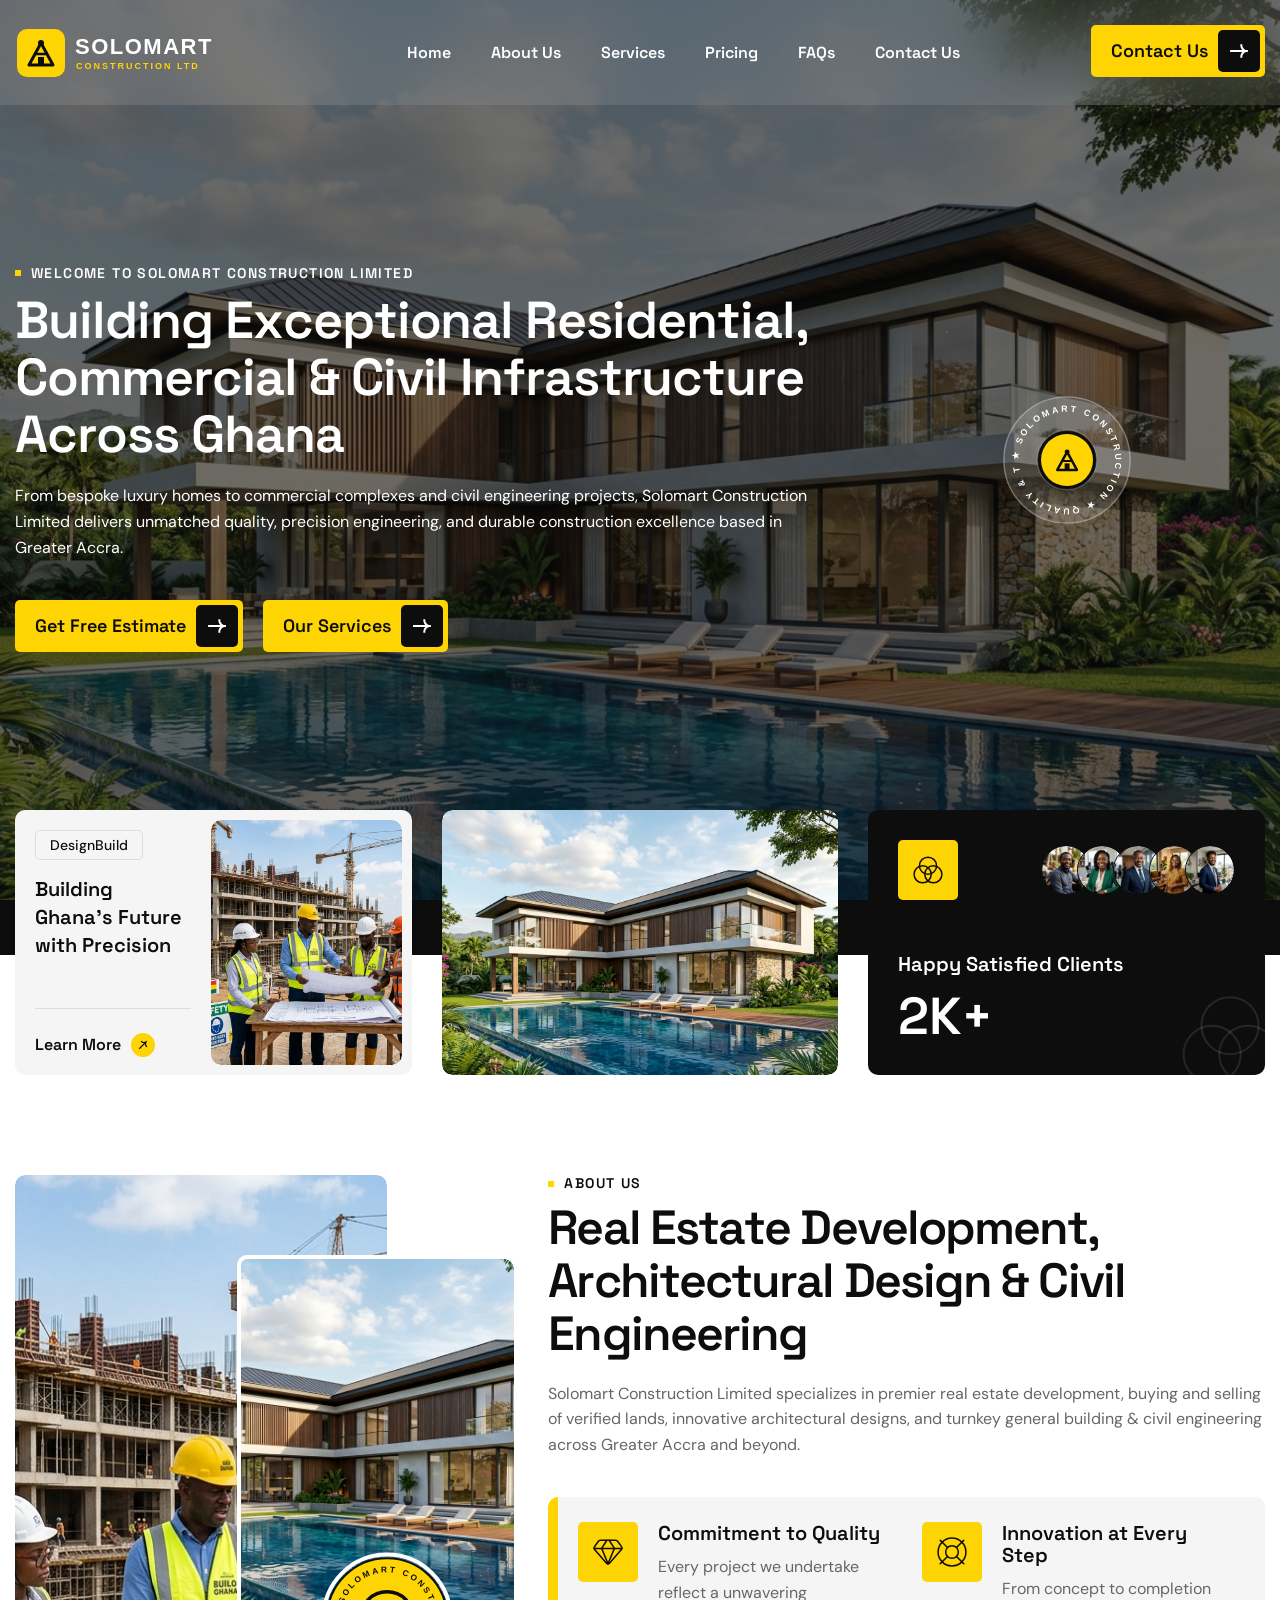
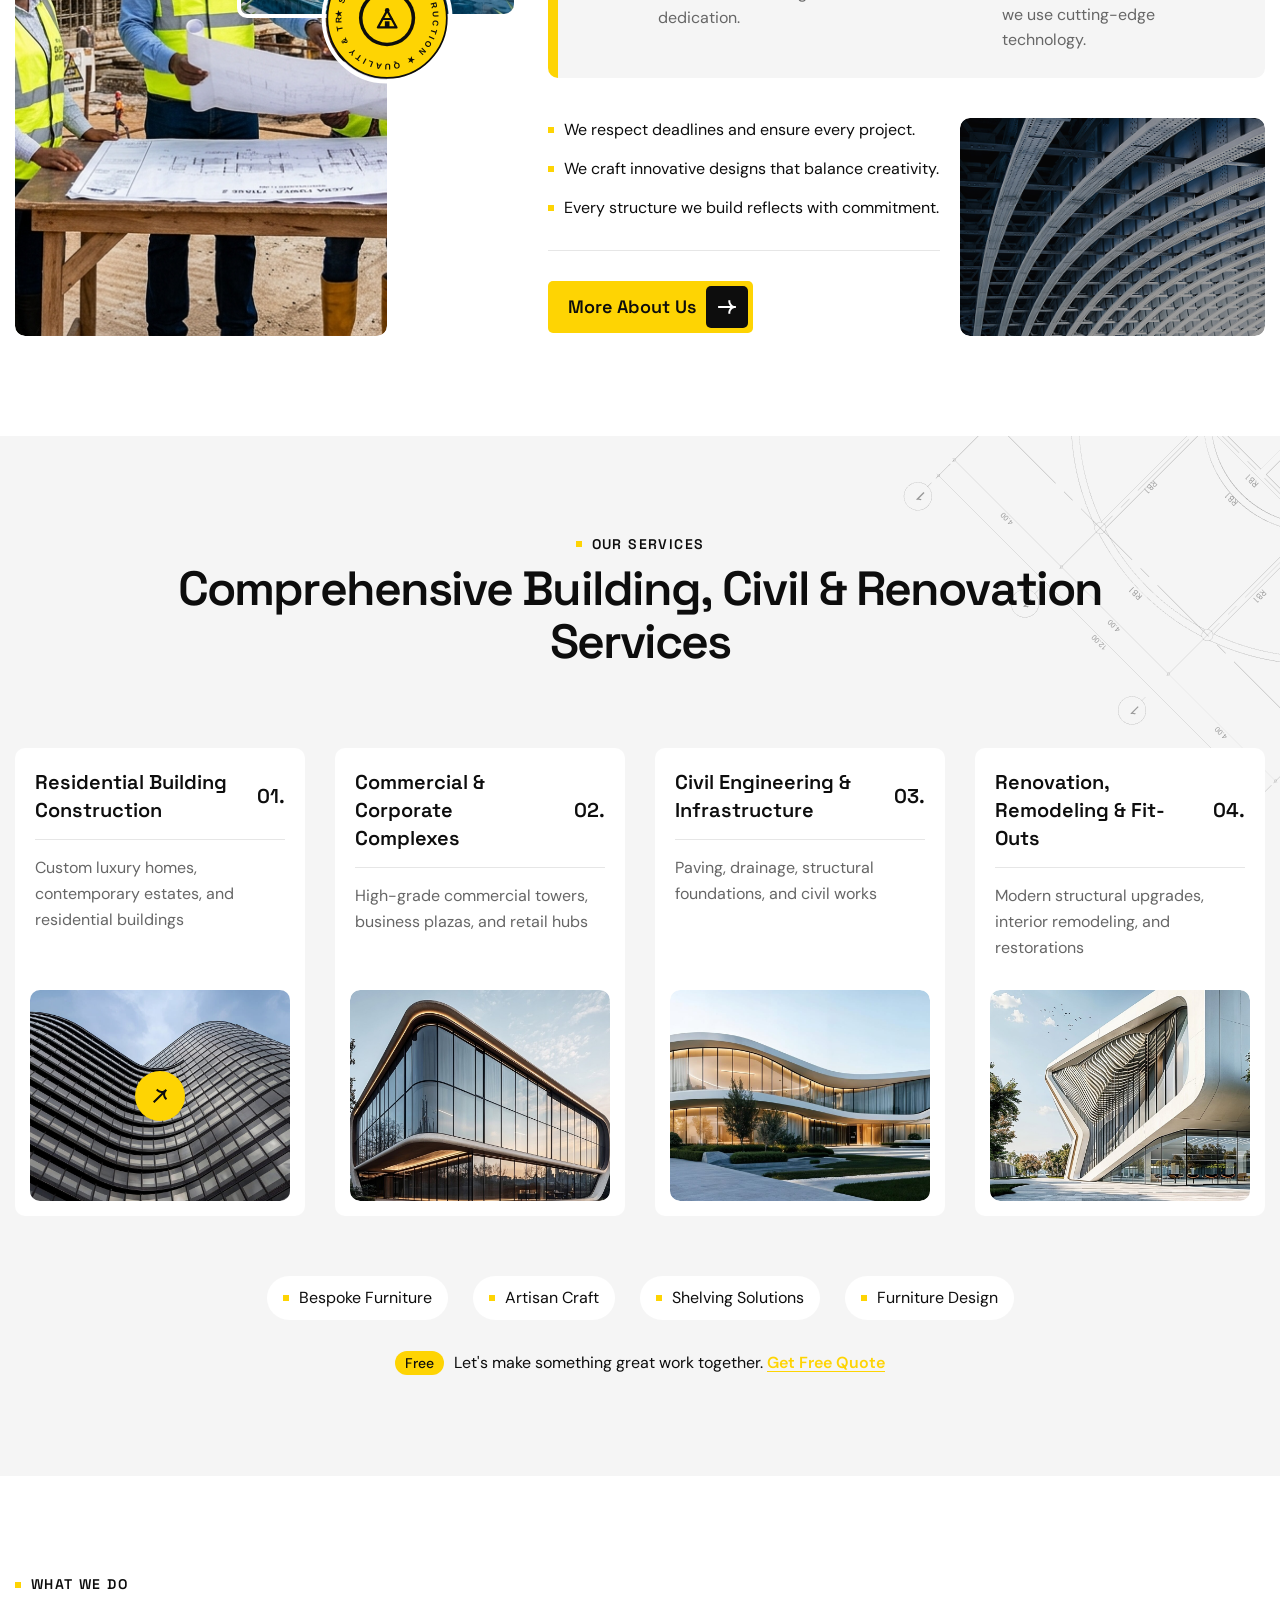
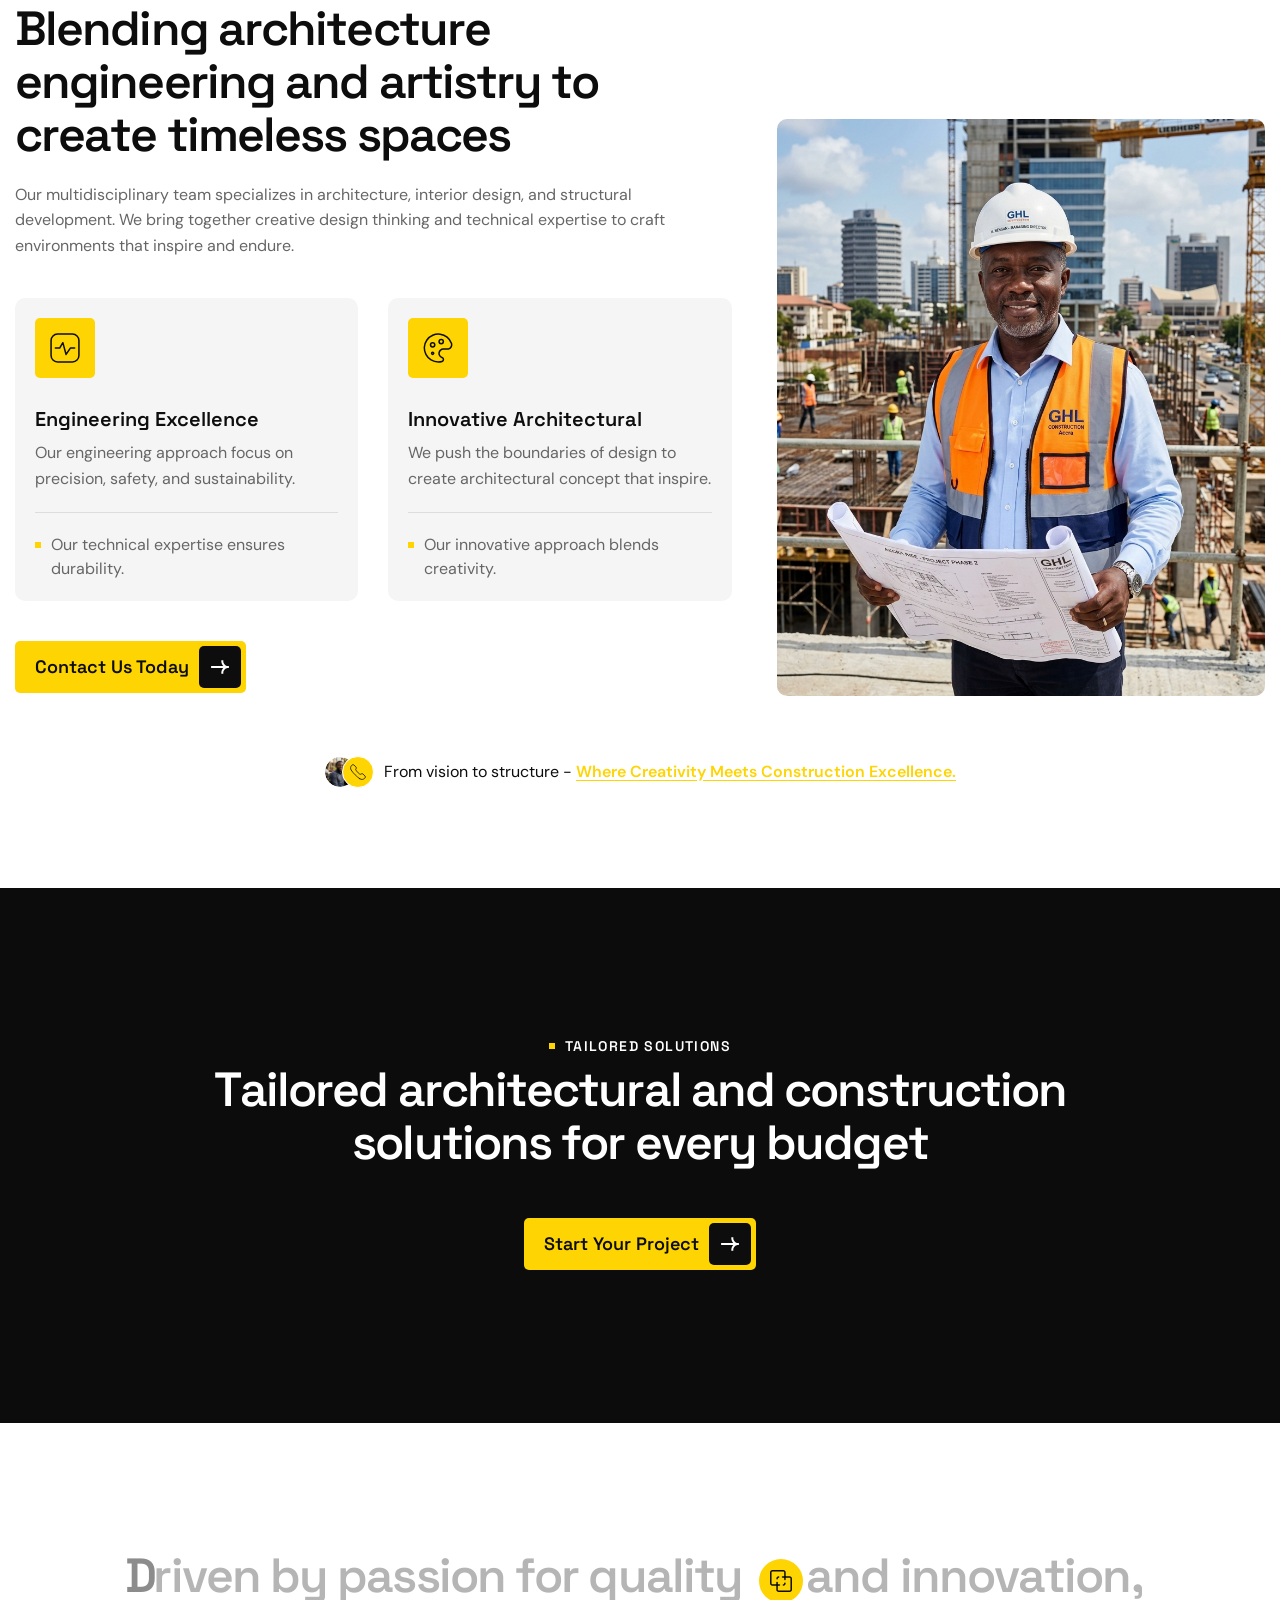
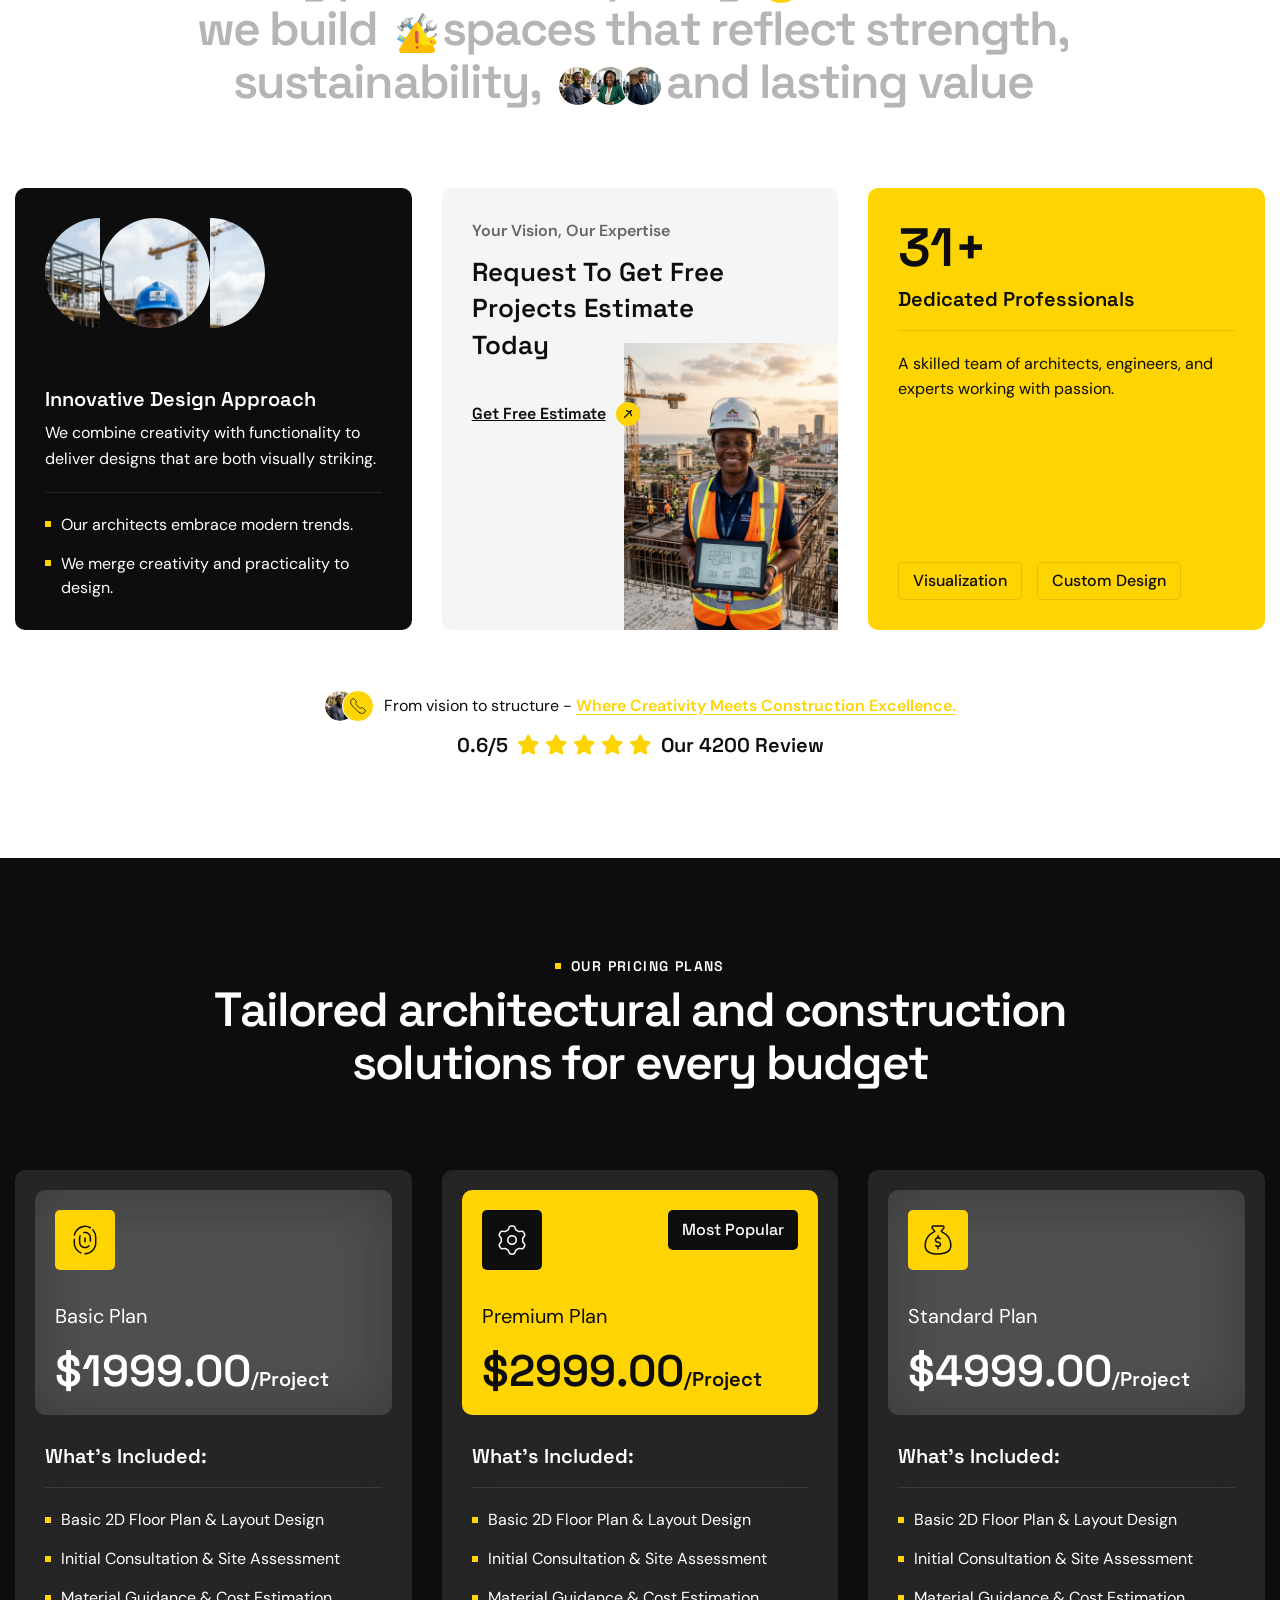
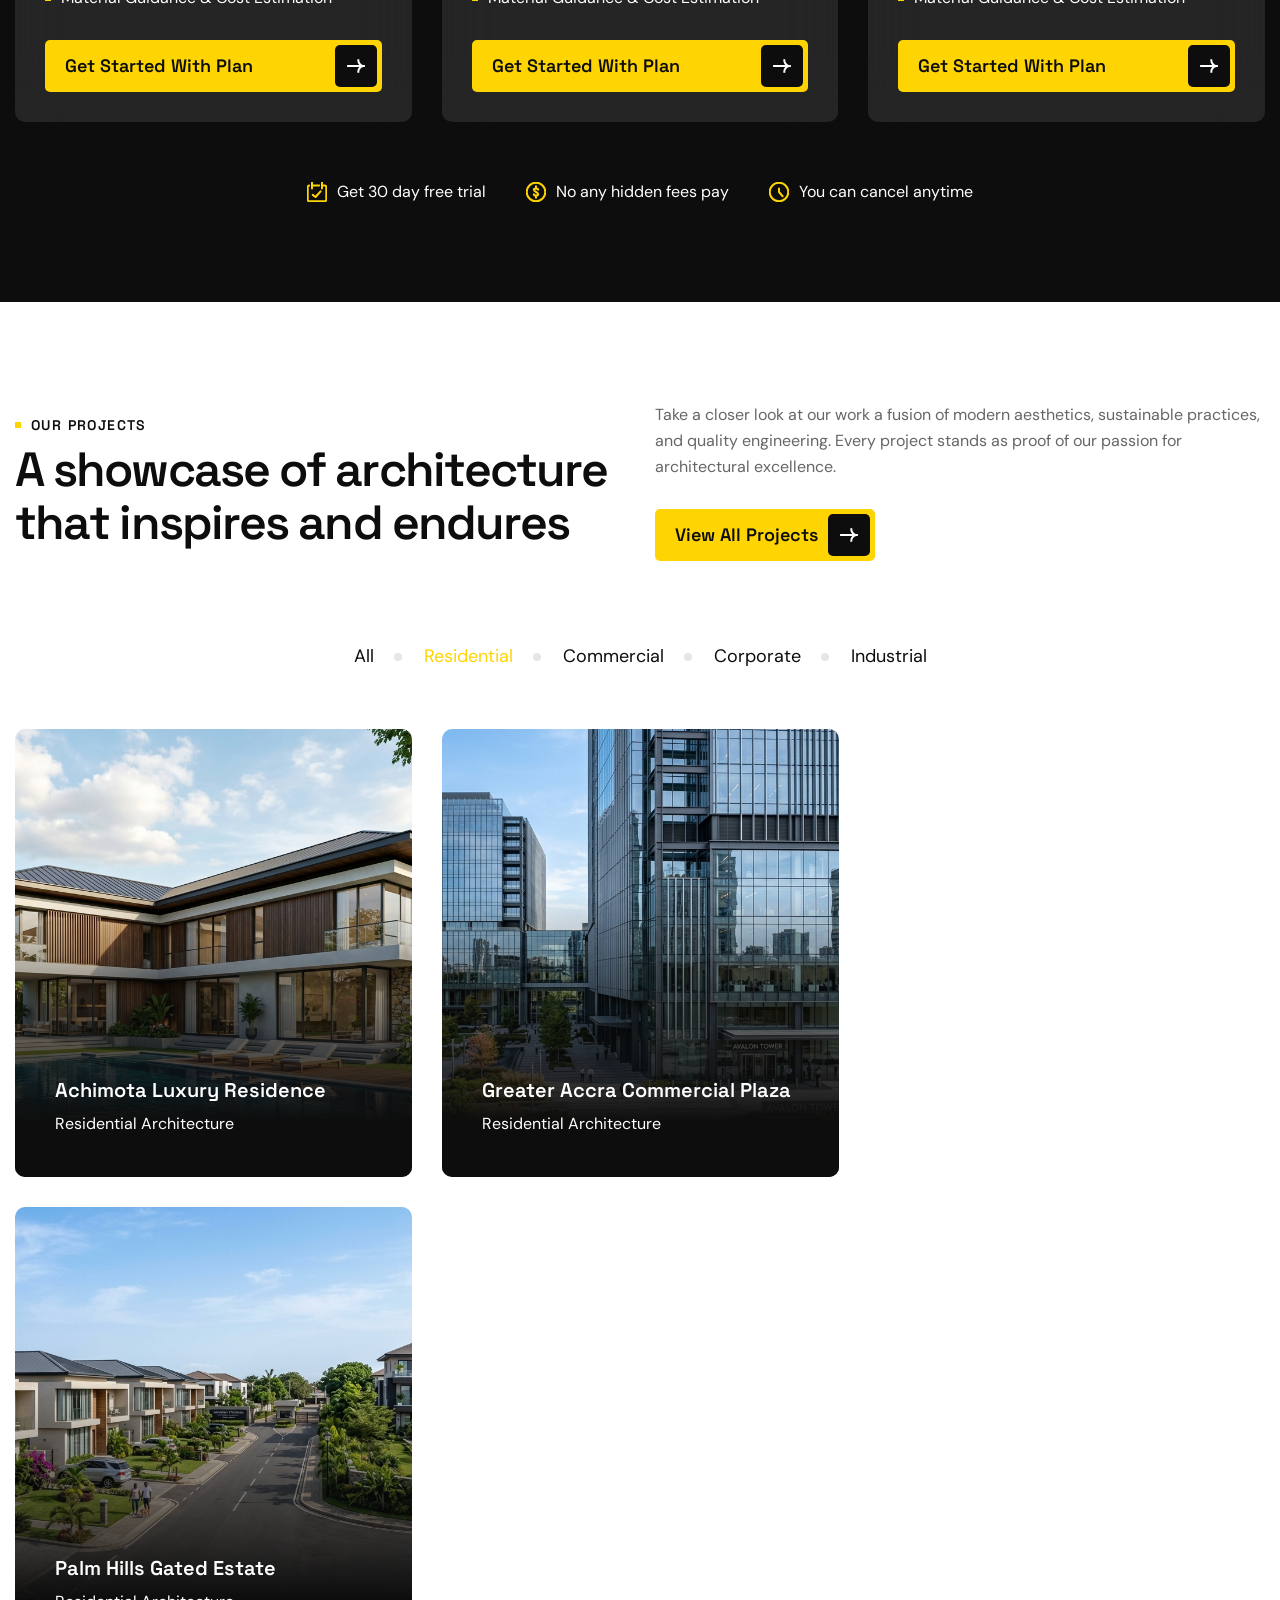
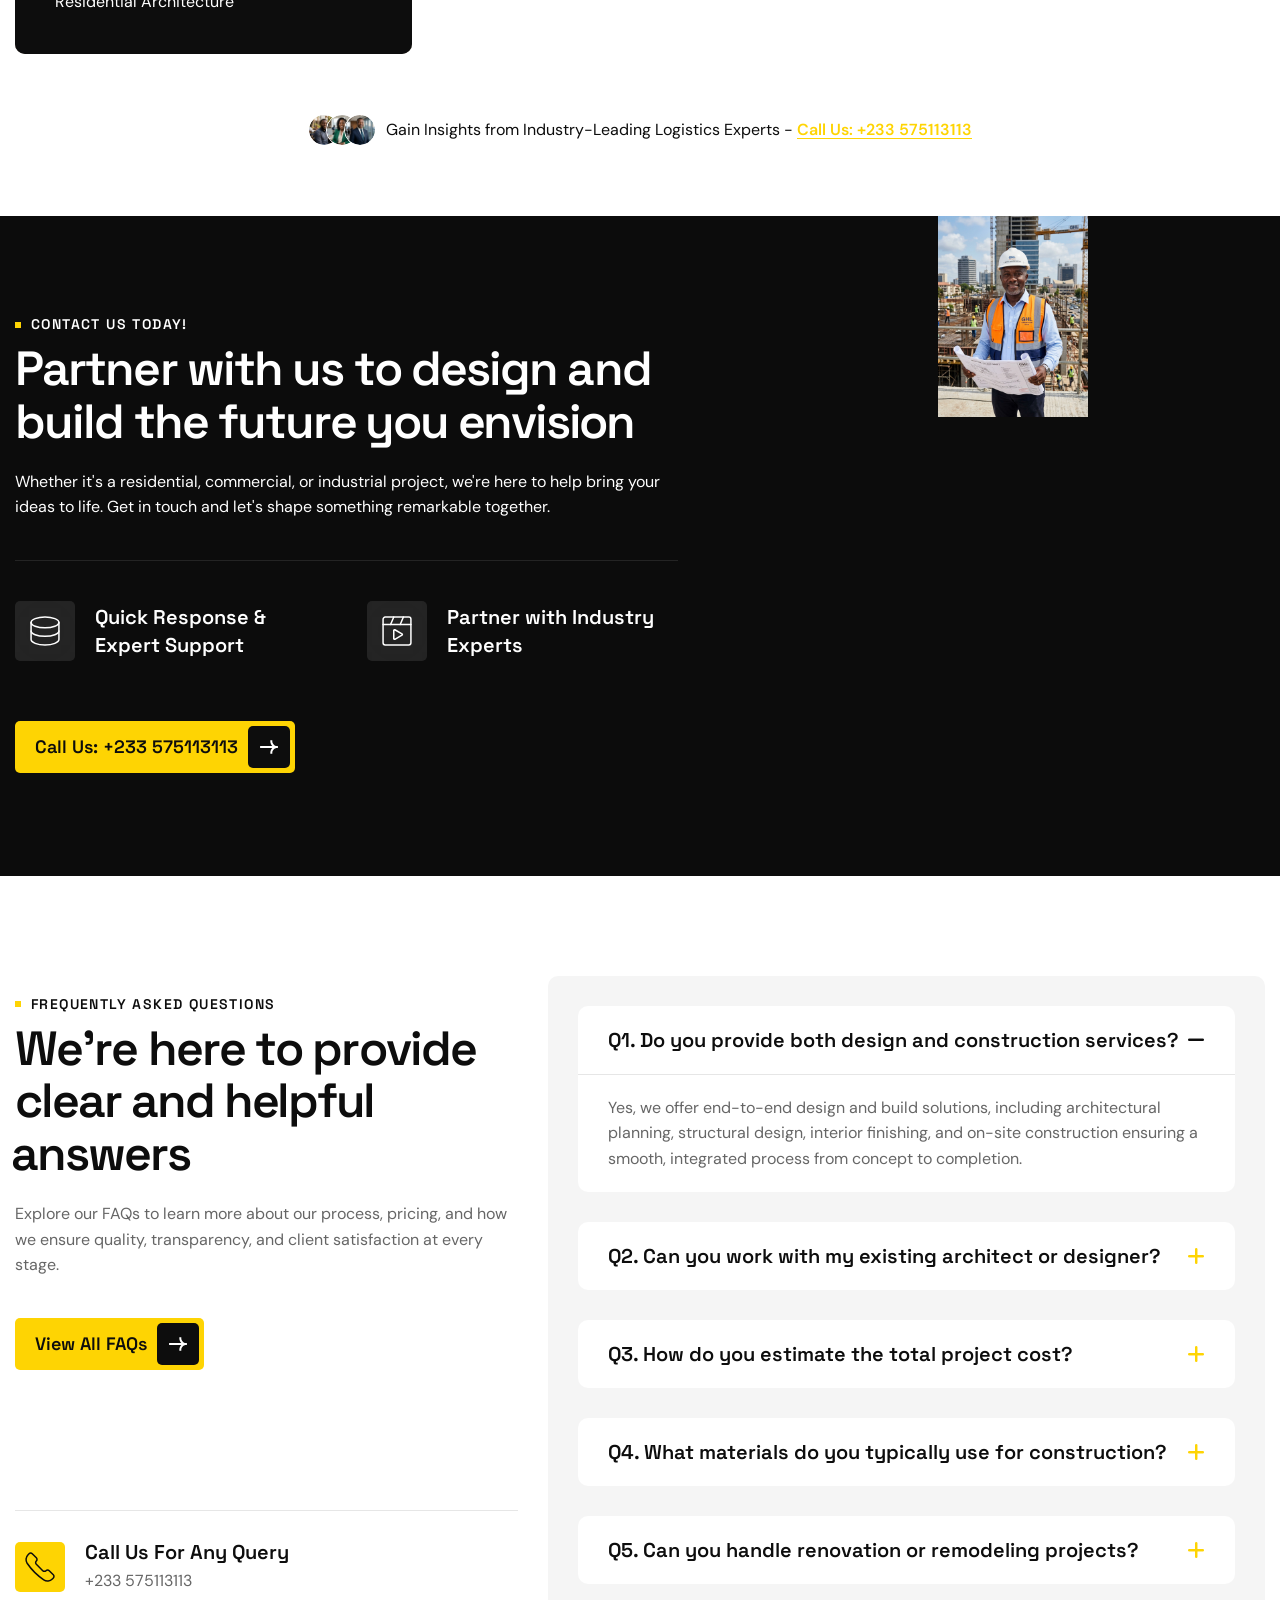
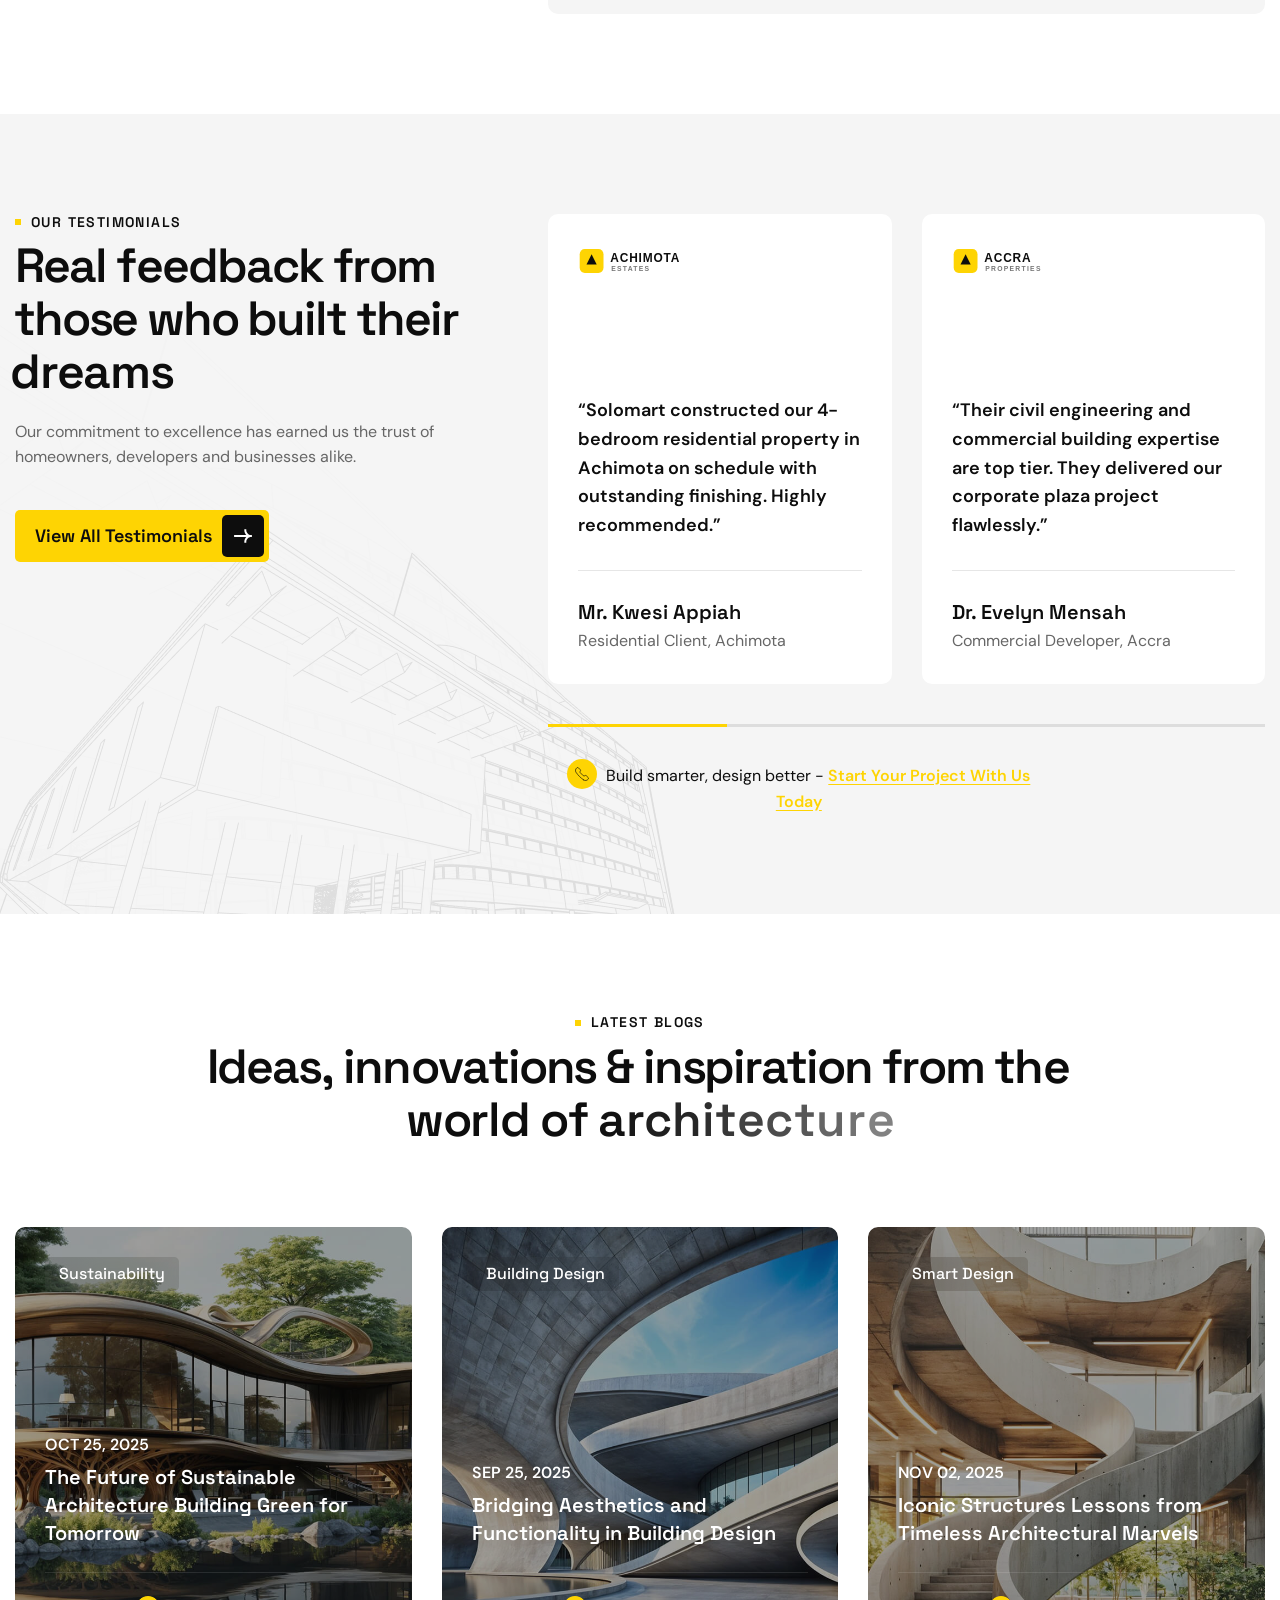
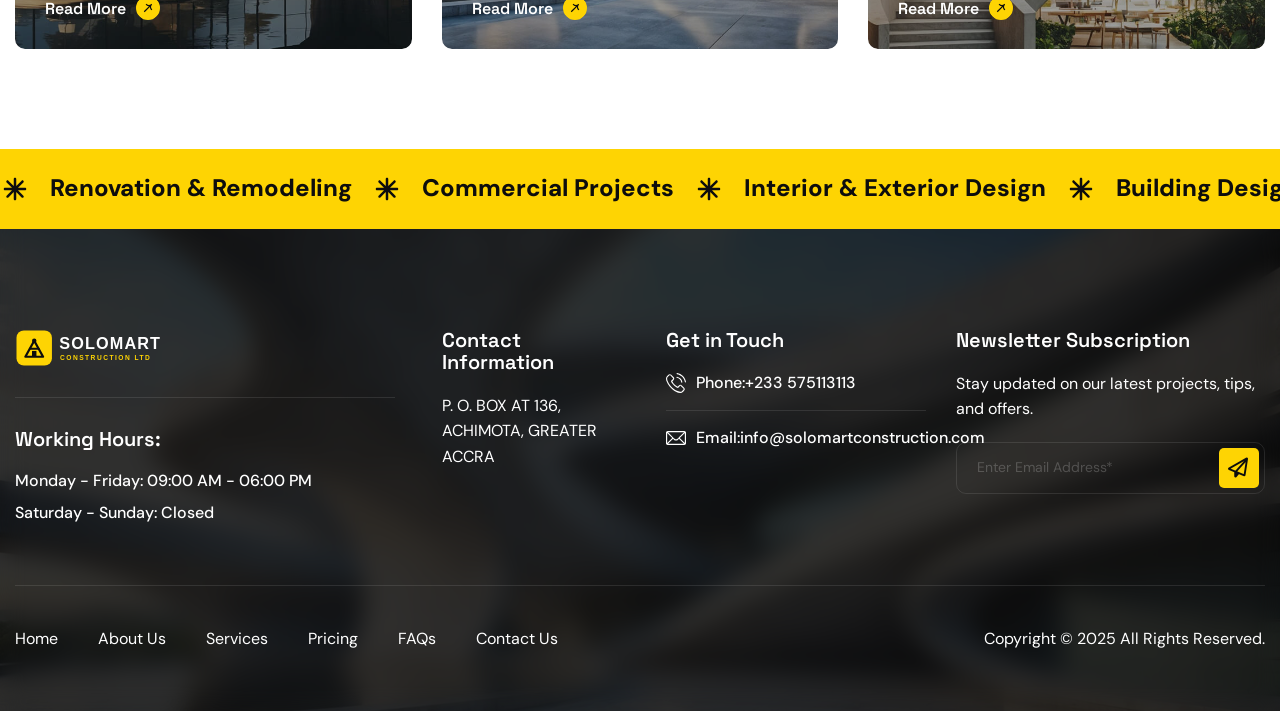
<file: index.html>
<!DOCTYPE html>
<html lang="zxx">

<head>
	<!-- Meta -->
	<meta charset="utf-8">
	<meta http-equiv="X-UA-Compatible" content="IE=edge">
	<meta name="viewport" content="width=device-width, initial-scale=1.0">
	<meta name="description" content="">
	<meta name="keywords" content="">
	<meta name="author" content="SOLOMART CONSTRUCTION LIMITED">
	<!-- Page Title -->
    <title>SOLOMART CONSTRUCTION LIMITED - General Building &amp; Civil Engineering</title>
	<!-- Favicon Icon -->
	<link rel="icon" type="image/svg+xml" href="images/favicon.svg?v=2">
	<link rel="alternate icon" type="image/png" href="images/favicon.png?v=2">
	<link rel="shortcut icon" type="image/x-icon" href="images/favicon.png?v=2">
	<!-- Google Fonts Css-->
	<link rel="preconnect" href="https://fonts.googleapis.com/">
    <link rel="preconnect" href="https://fonts.gstatic.com/" crossorigin>
    <link href="https://fonts.googleapis.com/css2?family=DM+Sans:ital,opsz,wght@0,9..40,100..1000;1,9..40,100..1000&amp;family=Space+Grotesk:wght@300..700&amp;display=swap" rel="stylesheet">
	<!-- Bootstrap Css -->
	<link href="css/bootstrap.min.css?v=2" rel="stylesheet" media="screen">
	<!-- SlickNav Css -->
	<link href="css/slicknav.min.css" rel="stylesheet">
	<!-- Swiper Css -->
	<link rel="stylesheet" href="css/swiper-bundle.min.css">
	<!-- Font Awesome Icon Css-->
	<link rel="stylesheet" href="https://cdnjs.cloudflare.com/ajax/libs/font-awesome/6.5.1/css/all.min.css">
	<!-- Animated Css -->
	<link href="css/animate.css" rel="stylesheet">
    <!-- Magnific Popup Core Css File -->
	<link rel="stylesheet" href="css/magnific-popup.css">
	<!-- Mouse Cursor Css File -->
	<link rel="stylesheet" href="css/mousecursor.css">
	<!-- Main Custom Css -->
	<link href="css/custom.css?v=2" rel="stylesheet" media="screen">
</head>
<body>

    <!-- Preloader Start -->
	<div class="preloader">
		<div class="loading-container">
			<div class="loading"></div>
			<div id="loading-icon"><img src="images/loader.svg" alt=""></div>
		</div>
	</div>
	<!-- Preloader End -->

    <!-- Header Start -->
	<header class="main-header">
		<div class="header-sticky">
			<nav class="navbar navbar-expand-lg">
				<div class="container">
					<!-- Logo Start -->
					<a class="navbar-brand" href="index.html">
						<img src="images/logo.svg" alt="Logo">
					</a>
					<!-- Logo End -->

                    <!-- Main Menu Start -->
                    <div class="collapse navbar-collapse main-menu">
                        <div class="nav-menu-wrapper">
                            <ul class="navbar-nav mr-auto" id="menu">
                                <li class="nav-item"><a class="nav-link" href="index.html">Home</a></li>
                                <li class="nav-item"><a class="nav-link" href="about.html">About Us</a></li>
                                <li class="nav-item"><a class="nav-link" href="services.html">Services</a></li>
                                <li class="nav-item"><a class="nav-link" href="pricing.html">Pricing</a></li>
                                <li class="nav-item"><a class="nav-link" href="faqs.html">FAQs</a></li>
                                <li class="nav-item"><a class="nav-link" href="contact.html">Contact Us</a></li>
                            </ul>
                        </div>
                        
                        <!-- Header Btn Start -->
                        <div class="header-btn">
                            <a href="contact.html" class="btn-default btn-highlighted">Contact Us</a>
                        </div>
                        <!-- Header Btn End -->
                    </div>
					<!-- Main Menu End -->
					<div class="navbar-toggle"></div>
				</div>
			</nav>
			<div class="responsive-menu"></div>
		</div>
	</header>
	<!-- Header End -->

    <!-- Hero Section Start -->
    <div class="hero dark-section parallaxie">
        <div class="container">
            <div class="row align-items-center">
                <div class="col-xl-8 col-md-10">
                    <!-- Hero Content Start -->
                    <div class="hero-content">
                        <!-- Section Title Start -->
                        <div class="section-title">
                            <h3 class="wow fadeInUp">WELCOME TO SOLOMART CONSTRUCTION LIMITED</h3>
                            <h1 class="text-anime-style-3" data-cursor="-opaque">Building Exceptional Residential, Commercial &amp; Civil Infrastructure Across Ghana</h1>
                            <p class="wow fadeInUp" data-wow-delay="0.2s">From bespoke luxury homes to commercial complexes and civil engineering projects, Solomart Construction Limited delivers unmatched quality, precision engineering, and durable construction excellence based in Greater Accra.</p>
                        </div>
                        <!-- Section Title End -->

                        <!-- Hero Content Body Start -->
                        <div class="hero-content-body wow fadeInUp" data-wow-delay="0.4s">
                            <!-- Hero Button Start -->
                            <div class="hero-btn">
                                <a href="contact.html" class="btn-default btn-highlighted">Get Free Estimate</a>
                                <a href="services.html" class="btn-default btn-border ms-md-3">Our Services</a>
                            </div>
                            <!-- Hero Button End -->
                        </div>   
                        <!-- Hero Content Body End -->
                    </div>
                    <!-- Hero Content End -->
                </div>

                <div class="col-xl-4 col-md-2">
                    <!-- Year Experience Circle Start -->
                    <div class="year-experience-circle">
                        <img src="images/year-experience-circle-transperant.svg" alt="SOLOMART CONSTRUCTION LIMITED">
                    </div>
                    <!-- Year Experience Circle End -->
                </div>
            </div>
        </div>
    </div>
    <!-- Hero Section End -->

    <!-- Hero Info Box Start -->
    <div class="hero-info-box">
        <div class="container">
            <div class="row">
                <div class="col-lg-12">
                    <!-- Hero Info List Start -->
                    <div class="hero-info-list">
                        <!-- Hero Info Item Start -->
                        <div class="hero-info-item box-1">
                            <!-- Hero Info Content Box Start -->
                            <div class="hero-info-content-box">
                                <div class="hero-info-item-content">
                                    <ul>
                                        <li>DesignBuild</li>
                                    </ul>
                                    <h3>Building Ghana’s Future with Precision</h3>
                                </div>
                                <div class="hero-info-btn">
                                    <a href="contact.html" class="readmore-btn">Learn More</a>
                                </div>
                            </div>
                            <!-- Hero Info Content Box End -->
                            
                            <!-- Hero Info Image Start -->
                            <div class="hero-info-image">
                                <figure class="image-anime reveal">
                                    <img src="images/hero-info-image-1.jpg" alt="">
                                </figure>
                            </div>
                            <!-- Hero Info Image End -->
                        </div>
                        <!-- Hero Info Item End -->
        
                        <!-- Hero Info Item Start -->
                        <div class="hero-info-item box-2">
                            <figure class="image-anime reveal">
                                <img src="images/hero-info-image-2.jpg" alt="">
                            </figure>
                        </div>
                        <!-- Hero Info Item End -->
        
                        <!-- Hero Info Item Start -->
                        <div class="hero-info-item box-3">
                            <!-- Hero Info Header Start -->
                            <div class="hero-info-header">
                                <div class="icon-box">
                                    <img src="images/icon-hero-info-1.svg" alt="">
                                </div>
        
                                <!-- Satisfy Client Images Start -->
                                <div class="satisfy-client-images">
                                    <div class="satisfy-client-image">
                                        <figure class="image-anime">
                                            <img src="images/author-1.jpg" alt="">
                                        </figure>
                                    </div>
                                    <div class="satisfy-client-image">
                                        <figure class="image-anime">
                                            <img src="images/author-2.jpg" alt="">
                                        </figure>
                                    </div>
                                    <div class="satisfy-client-image">
                                        <figure class="image-anime">
                                            <img src="images/author-3.jpg" alt="">
                                        </figure>
                                    </div>
                                    <div class="satisfy-client-image">
                                        <figure class="image-anime">
                                            <img src="images/author-4.jpg" alt="">
                                        </figure>
                                    </div>
                                    <div class="satisfy-client-image">
                                        <figure class="image-anime">
                                            <img src="images/author-5.jpg" alt="">
                                        </figure>
                                    </div>
                                </div>
                                <!-- Satisfy Client Images End -->
                            </div>
                            <!-- Hero Info Header End -->
        
                            <!-- Hero Info Counter Box Start -->
                            <div class="hero-info-counter-box">
                                <h3>Happy Satisfied Clients</h3>
                                <h2><span class="counter">15</span>K+</h2>
                            </div>
                            <!-- Hero Info Counter Box End -->
                            
                            <!-- Hero Info BG Icon Start -->
                            <div class="hero-info-bg-icon">
                                <img src="images/icon-hero-info-bg-1.svg" alt="">
                            </div>
                            <!-- Hero Info BG Icon End -->
                        </div>
                        <!-- Hero Info Item End -->
                    </div>
                    <!-- Hero Info List End -->
                </div>
            </div>
        </div>
    </div>
    <!-- Hero Info Box End -->

    <!-- About Us Section Start -->
    <div class="about-us">
        <div class="container">
            <div class="row">
                <div class="col-xl-5">
                    <!-- About Us Image Box Start -->
                    <div class="about-us-image-box wow fadeInUp">
                        <!-- About Us Image Box 1 Start -->
                        <div class="about-us-image-box-1">
                            <!-- About Us Image 1 Start -->
                            <div class="about-us-image">
                                <figure class="image-anime">
                                    <img src="images/about-us-image-1.jpg" alt="">
                                </figure>
                            </div>
                            <!-- About Us Image 1 End --> 
                        </div>
                        <!-- About Us Image Box 1 End -->
                        
                        <!-- About Us Image Box 2 Start -->
                         <div class="about-us-image-box-2">
                            <!-- About Us Image 2 Start -->
                            <div class="about-us-image">
                                <figure class="image-anime">
                                    <img src="images/about-us-image-2.jpg" alt="">
                                </figure>
                            </div>
                            <!-- About Us Image 2 End -->
                        
                            <!-- Year Experience Circle Start -->
                            <div class="year-experience-circle">
                                <img src="images/year-experience-circle-accent.svg" alt="SOLOMART CONSTRUCTION LIMITED">
                            </div>
                            <!-- Year Experience Circle End -->
                        </div>
                        <!-- About Us Image Box 2 End -->
                    </div>
                    <!-- About Us Image Box End -->
                </div>
                
                <div class="col-xl-7">
                    <!-- About Us Content Start -->
                    <div class="about-us-content">
                        <!-- Section Title Start -->
                        <div class="section-title">
                            <h3 class="wow fadeInUp">About Us</h3>
                            <h2 class="text-anime-style-3" data-cursor="-opaque">Real Estate Development, Architectural Design &amp; Civil Engineering</h2>
                            <p class="wow fadeInUp" data-wow-delay="0.2s">Solomart Construction Limited specializes in premier real estate development, buying and selling of verified lands, innovative architectural designs, and turnkey general building &amp; civil engineering across Greater Accra and beyond.</p>
                        </div>
                        <!-- Section Title End -->

                        <!-- About Us Body Start -->
                        <div class="about-us-body wow fadeInUp" data-wow-delay="0.4s">
                            <!-- About Body Item Start -->
                            <div class="about-body-item">
                                <div class="icon-box">
                                    <img src="images/icon-about-item-1.svg" alt="">
                                </div>
                                <div class="about-body-item-content">
                                    <h3>Commitment to Quality</h3>
                                    <p>Every project we undertake reflect a unwavering dedication.</p>
                                </div>
                            </div>
                            <!-- About Body Item End -->

                            <!-- About Body Item Start -->
                            <div class="about-body-item">
                                <div class="icon-box">
                                    <img src="images/icon-about-item-2.svg" alt="">
                                </div>
                                <div class="about-body-item-content">
                                    <h3>Innovation at Every Step</h3>
                                    <p>From concept to completion we use cutting-edge technology.</p>
                                </div>
                            </div>
                            <!-- About Body Item End -->
                        </div>
                        <!-- About Us Body End -->

                        <!-- About Us Footer Start -->
                        <div class="about-us-footer wow fadeInUp" data-wow-delay="0.6s">
                            <!-- About Us Footer Content Start -->
                            <div class="about-us-footer-content">
                                <!-- About Footer Content List Start -->
                                <div class="about-footer-content-list">
                                    <ul>
                                        <li>We respect deadlines and ensure every project.</li>
                                        <li>We craft innovative designs that balance creativity.</li>
                                        <li>Every structure we build reflects with commitment.</li>
                                    </ul>
                                </div>
                                <!-- About Footer Content List End -->
                                
                                <!-- About Us Button Start -->
                                <div class="about-us-btn">
                                    <a href="about.html" class="btn-default">More About Us</a>
                                </div>
                                <!-- About Us Button End -->
                            </div>
                            <!-- About Us Footer Content End -->

                            <!-- About Us Feature Box Start -->
                            <div class="about-us-video-box">
                                <!-- Feature Image Start -->
                                <div class="about-video-image">
                                    <figure class="image-anime">
                                        <img src="images/about-intro-video-image.jpg" alt="Solomart Construction Projects">
                                    </figure>
                                </div>
                                <!-- Feature Image End -->
                            </div>
                            <!-- About Us Feature Box End -->
                        </div>
                        <!-- About Us Footer End -->
                    </div>
                    <!-- About Us Content End -->
                </div>
            </div>
        </div>
    </div> 
    <!-- About Us Section End -->

    <!-- Our Services Section Start -->
    <div class="our-services">
        <div class="container">
            <div class="row section-row">
                <div class="col-lg-12">
                    <!-- Section Title Start -->
                    <div class="section-title section-title-center">
                        <h3 class="wow fadeInUp">Our Services</h3>
                        <h2 class="text-anime-style-3" data-cursor="-opaque">Comprehensive Building, Civil &amp; Renovation Services</h2>
                    </div>
                    <!-- Section Title End -->
                </div>
            </div>
            
            <div class="row services-item-list">
                <div class="col-xl-3 col-md-6">
                    <!-- Services Item Start -->
                    <div class="service-item wow fadeInUp active">
                        <div class="service-item-header">
                            <div class="service-item-title">
                                <h2><a href="services.html">Residential Building Construction</a></h2>
                                <h3>01.</h3>
                            </div>
                            <div class="service-item-content">
                                <p>Custom luxury homes, contemporary estates, and residential buildings</p>
                            </div>
                        </div>
                        <div class="service-image-box">
                            <div class="service-item-image">
                                <figure class="image-anime">
                                    <img src="images/service-image-1.jpg" alt="">
                                </figure>
                            </div>
                            <div class="service-item-btn">
                                <a href="services.html" aria-label="Residential Building Construction" title="Residential Building Construction">
                                    <img src="images/arrow-primary.svg" alt="Arrow">
                                </a>
                            </div>
                        </div>
                    </div>
                    <!-- Services Item End -->
                </div>
                
                <div class="col-xl-3 col-md-6">
                    <!-- Services Item Start -->
                    <div class="service-item wow fadeInUp" data-wow-delay="0.2s">
                        <div class="service-item-header">
                            <div class="service-item-title">
                                <h2><a href="services.html">Commercial &amp; Corporate Complexes</a></h2>
                                <h3>02.</h3>
                            </div>
                            <div class="service-item-content">
                                <p>High-grade commercial towers, business plazas, and retail hubs</p>
                            </div>
                        </div>
                        <div class="service-image-box">
                            <div class="service-item-image">
                                <figure class="image-anime">
                                    <img src="images/service-image-2.jpg" alt="">
                                </figure>
                            </div>
                            <div class="service-item-btn">
                                <a href="services.html" aria-label="Commercial &amp; Corporate Complexes" title="Commercial &amp; Corporate Complexes">
                                    <img src="images/arrow-primary.svg" alt="Arrow">
                                </a>
                            </div>
                        </div>
                    </div>
                    <!-- Services Item End -->
                </div>
                
                <div class="col-xl-3 col-md-6">
                    <!-- Services Item Start -->
                    <div class="service-item wow fadeInUp" data-wow-delay="0.4s">
                        <div class="service-item-header">
                            <div class="service-item-title">
                                <h2><a href="services.html">Civil Engineering &amp; Infrastructure</a></h2>
                                <h3>03.</h3>
                            </div>
                            <div class="service-item-content">
                                <p>Paving, drainage, structural foundations, and civil works</p>
                            </div>
                        </div>
                        <div class="service-image-box">
                            <div class="service-item-image">
                                <figure class="image-anime">
                                    <img src="images/service-image-3.jpg" alt="">
                                </figure>
                            </div>
                            <div class="service-item-btn">
                                <a href="services.html" aria-label="Civil Engineering &amp; Infrastructure" title="Civil Engineering &amp; Infrastructure">
                                    <img src="images/arrow-primary.svg" alt="Arrow">
                                </a>
                            </div>
                        </div>
                    </div>
                    <!-- Services Item End -->
                </div>
                
                <div class="col-xl-3 col-md-6">
                    <!-- Services Item Start -->
                    <div class="service-item wow fadeInUp" data-wow-delay="0.6s">
                        <div class="service-item-header">
                            <div class="service-item-title">
                                <h2><a href="services.html">Renovation, Remodeling &amp; Fit-Outs</a></h2>
                                <h3>04.</h3>
                            </div>
                            <div class="service-item-content">
                                <p>Modern structural upgrades, interior remodeling, and restorations</p>
                            </div>
                        </div>
                        <div class="service-image-box">
                            <div class="service-item-image">
                                <figure class="image-anime">
                                    <img src="images/service-image-4.jpg" alt="">
                                </figure>
                            </div>
                            <div class="service-item-btn">
                                <a href="services.html" aria-label="Renovation, Remodeling &amp; Fit-Outs" title="Renovation, Remodeling &amp; Fit-Outs">
                                    <img src="images/arrow-primary.svg" alt="Arrow">
                                </a>
                            </div>
                        </div>
                    </div>
                    <!-- Services Item End -->
                </div>

                <div class="col-lg-12">
                    <!-- Service Benefit Box Start -->
                    <div class="service-benefit-box wow fadeInUp" data-wow-delay="0.4s">
                        <!-- Service Benefit List Start -->
                        <div class="service-benefit-list">
                            <ul>
                                <li>Bespoke Furniture</li>
                                <li>Artisan Craft</li>
                                <li>Shelving Solutions</li>
                                <li>Furniture Design</li>
                            </ul>
                        </div>
                        <!-- Service Benefit List End -->

                        <!-- Section Footer Text Start -->
                        <div class="section-footer-text">
                            <p><span>Free</span>Let's make something great work together. <a href="contact.html">Get Free Quote</a></p>
                        </div>
                        <!-- Section Footer Text End -->
                    </div>
                    <!-- Service Benefit Box End -->
                </div>
            </div>
        </div>
    </div>
    <!-- Our Services Section End -->

    <!-- What We Do Setion Start -->
    <div class="what-we-do">
        <div class="container">
            <div class="row align-items-end">
                <div class="col-xl-7">
                    <!-- What We Do Content Start -->
                    <div class="what-we-do-content">
                        <!-- Section Title Start -->
                        <div class="section-title">
                            <h3 class="wow fadeInUp">what we do</h3>
                            <h2 class="text-anime-style-3" data-cursor="-opaque">Blending architecture engineering and artistry to create timeless spaces</h2>
                            <p class="wow fadeInUp" data-wow-delay="0.2s">Our multidisciplinary team specializes in architecture, interior design, and structural development. We bring together creative design thinking and technical expertise to craft environments that inspire and endure.</p>
                        </div>
                        <!-- Section Title End -->

                        <!-- What We Do Iteam List Start -->
                        <div class="what-we-do-item-list wow fadeInUp" data-wow-delay="0.4s">
                            <!-- What We Do Item Start -->
                            <div class="what-we-do-item">
                                <div class="icon-box">
                                    <img src="images/icon-what-we-do-item-1.svg" alt="">
                                </div>
                                <div class="what-we-do-item-body">
                                    <h3>Engineering Excellence</h3>
                                    <p>Our engineering approach focus on precision, safety, and sustainability.</p>
                                    <ul>
                                        <li>Our technical expertise ensures durability.</li>
                                    </ul>
                                </div>
                            </div>
                            <!-- What We Do Item End -->

                            <!-- What We Do Item Start -->
                            <div class="what-we-do-item">
                                <div class="icon-box">
                                    <img src="images/icon-what-we-do-item-2.svg" alt="">
                                </div>
                                <div class="what-we-do-item-body">
                                    <h3>Innovative Architectural</h3>
                                    <p>We push the boundaries of design to create architectural concept that inspire.</p>
                                    <ul>
                                        <li>Our innovative approach blends creativity.</li>
                                    </ul>
                                </div>
                            </div>
                            <!-- What We Do Item End -->
                        </div> 
                        <!-- What We Do Iteam List End -->

                        <!-- What We Do Button Start -->
                        <div class="what-we-do-btn wow fadeInUp" data-wow-delay="0.6s">
                            <a href="contact.html" class="btn-default">Contact Us Today</a>
                        </div>
                        <!-- What We Do Button End -->
                    </div>
                    <!-- What We Do Content End -->
                </div>

                <div class="col-xl-5">
                    <!-- What We Do Image Start -->
                    <div class="what-we-do-image wow fadeInUp" data-wow-delay="0.2s">
                        <figure>
                            <img src="images/what-we-do-image.png" alt="">
                        </figure>
                    </div>
                    <!-- What We Do Image End -->
                </div>
            </div>

            <div class="col-lg-12">
                <!-- Section Footer Text Start -->
                <div class="section-footer-text section-satisfy-img wow fadeInUp" data-wow-delay="0.4s">
                    <!-- Satisfy Client Images Start -->
                    <div class="satisfy-client-images">
                        <div class="satisfy-client-image">
                            <figure class="image-anime">
                                <img src="images/author-1.jpg" alt="">
                            </figure>
                        </div>
                        <div class="satisfy-client-image add-more">
                            <img src="images/icon-phone-primary.svg" alt="">
                        </div>
                    </div>
                    <!-- Satisfy Client Images End -->
                    <p>From vision to structure - <a href="contact.html">where creativity meets construction excellence.</a></p>
                </div>
                <!-- Section Footer Text End -->
            </div>
        </div>
    </div>
    <!-- What We Do Setion End -->

    <!-- Our Story Section Start -->
    <div class="our-story dark-section parallaxie">
        <div class="container">
            <div class="row">
                <div class="col-lg-12">
                    <!-- Our Story Content Start -->
                    <div class="our-story-content">
                        <!-- Section Title Start -->
                        <div class="section-title">
                            <h3 class="wow fadeInUp">Tailored Solutions</h3>
                            <h2 class="text-anime-style-3" data-cursor="-opaque">Tailored architectural and construction solutions for every budget</h2>
                        </div>
                        <!-- Section Title End -->

                        <!-- Story Action Button Start -->
                        <div class="story-btn mt-5 wow fadeInUp" data-wow-delay="0.3s">
                            <a href="contact.html" class="btn-default btn-highlighted"><span>Start Your Project</span></a>
                        </div>
                        <!-- Story Action Button End -->
                    </div>
                    <!-- Our Story Content End -->
                </div>
            </div>
        </div>
    </div>
    <!-- Our Story Section End -->

    <!-- Our Features Section Start -->
    <div class="our-features">
        <div class="container">
            <div class="row section-row">
                <div class="col-lg-12">
                    <!-- Section Title Start -->
                    <div class="section-title section-title-center">
                        <h3 class="wow fadeInUp">Our Features</h3>
                        <h2 class="text-effect" data-cursor="-opaque">Driven by passion for quality <span class="feature-title-img-1"><img src="images/icon-feature-title-1.svg" alt=""></span> and innovation, we build <span class="feature-title-img-2"><img src="images/icon-feature-title-2.svg" alt=""></span> spaces that reflect strength, sustainability, <span class="feature-title-img-3"><img src="images/author-1.jpg" alt=""><img src="images/author-2.jpg" alt=""><img src="images/author-3.jpg" alt=""></span> and lasting value</h2>
                    </div>
                    <!-- Section Title End -->
                </div>
            </div>

            <div class="row">
                <div class="col-xl-4 col-md-6 order-1">
                    <!-- Feature Item Start -->
                    <div class="feature-item box-1 wow fadeInUp">
                        <div class="feature-item-shape-image">
                            <figure>
                                <img src="images/feature-item-image-1.jpg" alt="">
                            </figure>
                        </div>
                        <div class="feature-item-content-box">
                            <div class="feature-item-content">
                                <h3>Innovative Design Approach</h3>
                                <p>We combine creativity with functionality to deliver designs that are both visually striking.</p>
                            </div>
                            <div class="feature-item-list">
                                <ul>
                                    <li>Our architects embrace modern trends.</li>
                                    <li>We merge creativity and practicality to design.</li>
                                </ul>
                            </div>
                        </div>
                    </div>
                    <!-- Feature Item End -->
                </div>

                <div class="col-xl-4 order-xl-2 order-md-3 order-2">
                    <!-- Feature Item Start -->
                    <div class="feature-item box-2 wow fadeInUp" data-wow-delay="0.2s">
                        <div class="feature-item-info">
                            <div class="feature-item-info-content">
                                <p>Your Vision, Our Expertise</p>
                                <h3>Request To Get Free Projects Estimate Today</h3>
                            </div>
                            <div class="feature-item-btn">
                                <a href="contact.html" class="readmore-btn">Get Free Estimate</a>
                            </div>
                        </div>
                        <div class="feature-item-image">
                            <figure>
                                <img src="images/feature-item-image-2.png" alt="">
                            </figure>
                        </div>
                    </div>
                    <!-- Feature Item End -->
                </div>

                <div class="col-xl-4 col-md-6 order-xl-3 order-md-2 order-3">
                    <!-- Feature Item Start -->
                    <div class="feature-item box-3 wow fadeInUp" data-wow-delay="0.4s">
                        <div class="feature-item-content-box">
                            <div class="feature-item-content">
                                <h2><span class="counter">250</span>+</h2>
                                <h3>Dedicated Professionals</h3>
                            </div>
                            <div class="feature-item-counter-info">
                                <p>A skilled team of architects, engineers, and experts working with passion.</p>
                            </div>
                        </div>
                        <div class="feature-item-tag-list">
                            <ul>
                                <li>Visualization</li>
                                <li>Custom Design</li>
                            </ul>
                        </div>
                    </div>
                    <!-- Feature Item End -->
                </div>

                <div class="col-lg-12 order-5">
                    <!-- Section Footer Text Start -->
                    <div class="section-footer-text section-satisfy-img wow fadeInUp" data-wow-delay="0.6s">
                        <!-- Satisfy Client Images Start -->
                        <div class="satisfy-client-images">
                            <div class="satisfy-client-image">
                                <figure class="image-anime">
                                    <img src="images/author-1.jpg" alt="">
                                </figure>
                            </div>
                            <div class="satisfy-client-image add-more">
                                <img src="images/icon-phone-primary.svg" alt="">
                            </div>
                        </div>
                        <!-- Satisfy Client Images End -->
                        <p>From vision to structure - <a href="contact.html">where creativity meets construction excellence.</a></p>
                        <ul>
                            <li><span class="counter">4.9</span>/5</li>
                            <li>
                                <i class="fa-solid fa-star"></i>
                                <i class="fa-solid fa-star"></i>
                                <i class="fa-solid fa-star"></i>
                                <i class="fa-solid fa-star"></i>
                                <i class="fa-solid fa-star"></i>
                            </li>
                            <li>Our 4200 Review</li>
                        </ul>
                    </div>
                    <!-- Section Footer Text End -->
                </div>
            </div>
        </div>
    </div>
    <!-- Our Features Section End -->

    <!-- Our Pricing Section Start -->
    <div class="our-pricing dark-section parallaxie">
        <div class="container">
            <div class="row section-row">
                <div class="col-lg-12">
                    <!-- Section Title Start -->
                    <div class="section-title section-title-center">
                        <h3 class="wow fadeInUp">Our Pricing Plans</h3>
                        <h2 class="text-anime-style-3" data-cursor="-opaque">Tailored architectural and construction solutions for every budget</h2>
                    </div>
                    <!-- Section Title End -->
                </div>
            </div>
            
            <div class="row">
                <div class="col-xl-4 col-md-6">
                    <!-- Pricing Item Start -->
                    <div class="pricing-item wow fadeInUp">
                        <div class="pricing-item-header">
                            <div class="icon-box">
                                <img src="images/icon-pricing-1.svg" alt="">
                            </div>
                            <div class="pricing-item-content">
                                <p>Basic Plan</p>
                                <h2>$1999.00<sub>/Project</sub></h2>
                            </div>
                        </div>
                        <div class="pricing-item-body">
                            <div class="pricing-item-list">
                                <h3>What's Included:</h3>
                                <ul>
                                    <li>Basic 2D Floor Plan & Layout Design</li>
                                    <li>Initial Consultation & Site Assessment</li>
                                    <li>Material Guidance & Cost Estimation</li>
                                </ul>
                            </div>
                            <div class="pricing-item-btn">
                                <a href="contact.html" class="btn-default btn-highlighted">Get Started With Plan</a>
                            </div>
                        </div>
                    </div>
                    <!-- Pricing Item End -->
                </div>

                <div class="col-xl-4 col-md-6">
                    <!-- Pricing Item Start -->
                    <div class="pricing-item highlighted-box wow fadeInUp" data-wow-delay="0.2s">
                        <div class="pricing-item-header">
                            <div class="icon-box">
                                <img src="images/icon-pricing-2.svg" alt="">
                            </div>
                            <div class="pricing-item-content">
                                <p>Premium Plan</p>
                                <h2>$2999.00<sub>/Project</sub></h2>
                            </div>
                        </div>
                        <div class="pricing-item-body">
                            <div class="pricing-item-list">
                                <h3>What's Included:</h3>
                                <ul>
                                    <li>Basic 2D Floor Plan & Layout Design</li>
                                    <li>Initial Consultation & Site Assessment</li>
                                    <li>Material Guidance & Cost Estimation</li>
                                </ul>
                            </div>
                            <div class="pricing-item-btn">
                                <a href="contact.html" class="btn-default btn-highlighted">Get Started With Plan</a>
                            </div>
                        </div>
                    </div>
                    <!-- Pricing Item End -->
                </div>

                <div class="col-xl-4 col-md-6">
                    <!-- Pricing Item Start -->
                    <div class="pricing-item wow fadeInUp" data-wow-delay="0.4s">
                        <div class="pricing-item-header">
                            <div class="icon-box">
                                <img src="images/icon-pricing-3.svg" alt="">
                            </div>
                            <div class="pricing-item-content">
                                <p>Standard Plan</p>
                                <h2>$4999.00<sub>/Project</sub></h2>
                            </div>
                        </div>
                        <div class="pricing-item-body">
                            <div class="pricing-item-list">
                                <h3>What's Included:</h3>
                                <ul>
                                    <li>Basic 2D Floor Plan & Layout Design</li>
                                    <li>Initial Consultation & Site Assessment</li>
                                    <li>Material Guidance & Cost Estimation</li>
                                </ul>
                            </div>
                            <div class="pricing-item-btn">
                                <a href="contact.html" class="btn-default btn-highlighted">Get Started With Plan</a>
                            </div>
                        </div>
                    </div>
                    <!-- Pricing Item End -->
                </div>

                <div class="col-lg-12">
                    <!-- Pricing Benefits List Start -->
                    <div class="pricing-benefit-list wow fadeInUp" data-wow-delay="0.4s">
                        <ul>
                            <li><img src="images/icon-pricing-benefit-1.svg" alt="">Get 30 day free trial</li>
                            <li><img src="images/icon-pricing-benefit-2.svg" alt="">No any hidden fees pay</li>
                            <li><img src="images/icon-pricing-benefit-3.svg" alt="">You can cancel anytime</li>
                        </ul>
                    </div>
                    <!-- Pricing Benefits List End -->
                </div>
            </div>
        </div>
    </div>
    <!-- Our Pricing Section End -->

    <!-- Our Projects Section Start -->
    <div class="our-projects">
        <div class="container">
            <div class="row section-row align-items-center">
                <div class="col-xl-6">
                    <!-- Section Title Start -->
                    <div class="section-title">
                        <h3 class="wow fadeInUp">Our Projects</h3>
                        <h2 class="text-anime-style-3" data-cursor="-opaque">A showcase of architecture that inspires and endures</h2>
                    </div>
                    <!-- Section Title End -->
                </div>

                <div class="col-xl-6">
                    <!-- Section Content Button Start -->
                    <div class="section-content-btn">
                        <!-- Section Title Content Start -->
                        <div class="section-title-content wow fadeInUp" data-wow-delay="0.2s">
                            <p>Take a closer look at our work a fusion of modern aesthetics, sustainable practices, and quality engineering. Every project stands as proof of our passion for architectural excellence.</p>
                        </div>
                        <!-- Section Title Content End -->
    
                        <!-- Section Button Start -->
                        <div class="section-btn wow fadeInUp" data-wow-delay="0.4s">
                            <a href="services.html" class="btn-default">View All Projects</a>
                        </div>
                        <!-- Section Button End -->
                    </div>   
                    <!-- Section Content Button End -->
                </div>
            </div>

            <div class="row">
                <div class="col-lg-12">
                    <!-- Our Gallery Nav start -->
                    <div class="project-nav wow fadeInUp" data-wow-delay="0.2s">
                        <ul>
                            <li><a href="javascript:void(0);" data-filter="*">all</a></li>
                            <li><a href="javascript:void(0);" class="active-btn" data-filter=".first">Residential</a></li>
                            <li><a href="javascript:void(0);" data-filter=".second">Commercial</a></li>
                            <li><a href="javascript:void(0);" data-filter=".third">Corporate</a></li>
                            <li><a href="javascript:void(0);" data-filter=".fourth">Industrial</a></li>
                        </ul>
                    </div>
                    <!-- Our Gallery Nav End -->
                </div>

                <div class="col-lg-12">
                    <!-- Project Item List Start -->
                    <div class="row project-item-list wow fadeInUp" data-wow-delay="0.4s">
                        <!-- Project Item Start -->
                        <div class="col-xl-4 col-md-6 project-item-box first third">
                            <div class="project-item active">
                                <!-- Project Item Image Start -->
                                <div class="project-item-image">
                                    <a href="contact.html" data-cursor-text="View" aria-label="Achimota Luxury Residence" title="Achimota Luxury Residence">
                                        <figure class="image-anime">
                                            <img src="images/project-image-1.jpg" alt="Achimota Luxury Residence">
                                        </figure>
                                    </a>
                                </div>
                                <!-- Project Item Image End -->
                                
                                <!-- Project Item Content Start -->
                                <div class="project-item-content">
                                    <h2><a href="contact.html">Achimota Luxury Residence</a></h2>
                                    <p>Residential Architecture</p>
                                </div>
                                <!-- Project Item Content End -->
                                
                                <!-- Project Item Button Start -->
                                <div class="project-item-btn">
                                    <a href="contact.html" aria-label="Achimota Luxury Residence Details" title="Achimota Luxury Residence Details">
                                        <img src="images/arrow-white.svg" alt="Arrow">
                                    </a>
                                </div>
                                <!-- Project Item Button End -->
                            </div>
                        </div>
                        <!-- Project Item End -->

                        <!-- Project Item Start -->
                        <div class="col-xl-4 col-md-6 project-item-box first fourth">
                            <div class="project-item">
                                <!-- Project Item Image Start -->
                                <div class="project-item-image">
                                    <a href="contact.html" data-cursor-text="View" aria-label="Greater Accra Commercial Plaza" title="Greater Accra Commercial Plaza">
                                        <figure class="image-anime">
                                            <img src="images/project-image-2.jpg" alt="Greater Accra Commercial Plaza">
                                        </figure>
                                    </a>
                                </div>
                                <!-- Project Item Image End -->
                                
                                <!-- Project Item Content Start -->
                                <div class="project-item-content">
                                    <h2><a href="contact.html">Greater Accra Commercial Plaza</a></h2>
                                    <p>Residential Architecture</p>
                                </div>
                                <!-- Project Item Content End -->
                                
                                <!-- Project Item Button Start -->
                                <div class="project-item-btn">
                                    <a href="contact.html" aria-label="Greater Accra Commercial Plaza Details" title="Greater Accra Commercial Plaza Details">
                                        <img src="images/arrow-white.svg" alt="Arrow">
                                    </a>
                                </div>
                                <!-- Project Item Button End -->
                            </div>
                        </div>
                        <!-- Project Item End -->

                        <!-- Project Item Start -->
                        <div class="col-xl-4 col-md-6 project-item-box first third">
                            <div class="project-item">
                                <!-- Project Item Image Start -->
                                <div class="project-item-image">
                                    <a href="contact.html" data-cursor-text="View" aria-label="Palm Hills Gated Estate" title="Palm Hills Gated Estate">
                                        <figure class="image-anime">
                                            <img src="images/project-image-3.jpg" alt="Palm Hills Gated Estate">
                                        </figure>
                                    </a>
                                </div>
                                <!-- Project Item Image End -->
                                
                                <!-- Project Item Content Start -->
                                <div class="project-item-content">
                                    <h2><a href="contact.html">Palm Hills Gated Estate</a></h2>
                                    <p>Residential Architecture</p>
                                </div>
                                <!-- Project Item Content End -->
                                
                                <!-- Project Item Button Start -->
                                <div class="project-item-btn">
                                    <a href="contact.html" aria-label="Palm Hills Gated Estate Details" title="Palm Hills Gated Estate Details">
                                        <img src="images/arrow-white.svg" alt="Arrow">
                                    </a>
                                </div>
                                <!-- Project Item Button End -->
                            </div>
                        </div>
                        <!-- Project Item End -->

                        <!-- Project Item Start -->
                        <div class="col-xl-4 col-md-6 project-item-box second fourth">
                            <div class="project-item">
                                <!-- Project Item Image Start -->
                                <div class="project-item-image">
                                    <a href="contact.html" data-cursor-text="View" aria-label="Accra Civil &amp; Drainage Works" title="Accra Civil &amp; Drainage Works">
                                        <figure class="image-anime">
                                            <img src="images/project-image-4.jpg" alt="Accra Civil &amp; Drainage Works">
                                        </figure>
                                    </a>
                                </div>
                                <!-- Project Item Image End -->
                                
                                <!-- Project Item Content Start -->
                                <div class="project-item-content">
                                    <h2><a href="contact.html">Accra Civil &amp; Drainage Works</a></h2>
                                    <p>Residential Architecture</p>
                                </div>
                                <!-- Project Item Content End -->
                                
                                <!-- Project Item Button Start -->
                                <div class="project-item-btn">
                                    <a href="contact.html" aria-label="Accra Civil &amp; Drainage Works Details" title="Accra Civil &amp; Drainage Works Details">
                                        <img src="images/arrow-white.svg" alt="Arrow">
                                    </a>
                                </div>
                                <!-- Project Item Button End -->
                            </div>
                        </div>
                        <!-- Project Item End -->

                        <!-- Project Item Start -->
                        <div class="col-xl-4 col-md-6 project-item-box second third">
                            <div class="project-item">
                                <!-- Project Item Image Start -->
                                <div class="project-item-image">
                                    <a href="contact.html" data-cursor-text="View" aria-label="Airport Residential Suites" title="Airport Residential Suites">
                                        <figure class="image-anime">
                                            <img src="images/project-image-5.jpg" alt="Airport Residential Suites">
                                        </figure>
                                    </a>
                                </div>
                                <!-- Project Item Image End -->
                                
                                <!-- Project Item Content Start -->
                                <div class="project-item-content">
                                    <h2><a href="contact.html">Airport Residential Suites</a></h2>
                                    <p>Residential Architecture</p>
                                </div>
                                <!-- Project Item Content End -->
                                
                                <!-- Project Item Button Start -->
                                <div class="project-item-btn">
                                    <a href="contact.html" aria-label="Airport Residential Suites Details" title="Airport Residential Suites Details">
                                        <img src="images/arrow-white.svg" alt="Arrow">
                                    </a>
                                </div>
                                <!-- Project Item Button End -->
                            </div>
                        </div>
                        <!-- Project Item End -->

                        <!-- Project Item Start -->
                        <div class="col-xl-4 col-md-6 project-item-box second fourth">
                            <div class="project-item">
                                <!-- Project Item Image Start -->
                                <div class="project-item-image">
                                    <a href="contact.html" data-cursor-text="View" aria-label="East Legon Executive Complex" title="East Legon Executive Complex">
                                        <figure class="image-anime">
                                            <img src="images/project-image-6.jpg" alt="East Legon Executive Complex">
                                        </figure>
                                    </a>
                                </div>
                                <!-- Project Item Image End -->
                                
                                <!-- Project Item Content Start -->
                                <div class="project-item-content">
                                    <h2><a href="contact.html">East Legon Executive Complex</a></h2>
                                    <p>Residential Architecture</p>
                                </div>
                                <!-- Project Item Content End -->
                                
                                <!-- Project Item Button Start -->
                                <div class="project-item-btn">
                                    <a href="contact.html" aria-label="East Legon Executive Complex Details" title="East Legon Executive Complex Details">
                                        <img src="images/arrow-white.svg" alt="Arrow">
                                    </a>
                                </div>
                                <!-- Project Item Button End -->
                            </div>
                        </div>
                        <!-- Project Item End -->
                    </div>
                    <!-- Project Item List End -->
                </div>

                <div class="col-lg-12">
                    <!-- Section Footer Text Start -->
                    <div class="section-footer-text section-satisfy-img wow fadeInUp" data-wow-delay="0.4s">
                        <!-- Satisfy Client Images Start -->
                        <div class="satisfy-client-images">
                            <div class="satisfy-client-image">
                                <figure class="image-anime">
                                    <img src="images/author-1.jpg" alt="">
                                </figure>
                            </div>
                            <div class="satisfy-client-image">
                                <figure class="image-anime">
                                    <img src="images/author-2.jpg" alt="">
                                </figure>
                            </div>
                            <div class="satisfy-client-image">
                                <figure class="image-anime">
                                    <img src="images/author-3.jpg" alt="">
                                </figure>
                            </div>
                        </div>
                        <!-- Satisfy Client Images End -->    
                        <p>Gain Insights from Industry-Leading Logistics Experts - <a href="tel:+233575113113">Call Us: +233 575113113</a></p>
                    </div>
                    <!-- Section Footer Text End -->
                </div>
            </div>
        </div>
    </div>
    <!-- Our Projects Section End -->

    <!-- CTA Box Section Start -->
    <div class="cta-box dark-section parallaxie">
        <div class="container">
            <div class="row">
                <div class="col-xl-7 col-md-9">
                    <!-- CTA Box Content Start -->
                    <div class="cta-box-content">
                        <!-- Section Title Start -->
                        <div class="section-title">
                            <h3 class="wow fadeInUp">Contact Us Today!</h3>
                            <h2 class="text-anime-style-3" data-cursor="-opaque">Partner with us to design and build the future you envision</h2>
                            <p class="wow fadeInUp" data-wow-delay="0.2s">Whether it's a residential, commercial, or industrial project, we're here to help bring your ideas to life. Get in touch and let's shape something remarkable together.</p>
                        </div>
                        <!-- Section Title End -->
                    
                        <!-- CTA Box Items List Start -->
                        <div class="cta-box-items-list wow fadeInUp" data-wow-delay="0.4s">
                            <!-- CTA Box Item Start -->
                            <div class="cta-box-item">
                                <div class="icon-box">
                                    <img src="images/icon-cta-box-item-1.svg" alt="">
                                </div>
                                <div class="cta-box-item-content">
                                    <h3>Quick Response & Expert Support</h3>
                                </div>
                            </div>
                            <!-- CTA Box Item End -->

                            <!-- CTA Box Item Start -->
                            <div class="cta-box-item">
                                <div class="icon-box">
                                    <img src="images/icon-cta-box-item-2.svg" alt="">
                                </div>
                                <div class="cta-box-item-content">
                                    <h3>Partner with Industry Experts</h3>
                                </div>
                            </div>
                            <!-- CTA Box Item End -->
                        </div>
                        <!-- CTA Box Items List End -->

                        <!-- CTA Box Btn Start -->
                        <div class="cta-box-btn wow fadeInUp" data-wow-delay="0.6s">
                            <a href="tel:+233575113113" class="btn-default btn-highlighted">Call Us: +233 575113113</a>  
                        </div>
                        <!-- CTA Box Btn End -->
                    </div> 
                    <!-- CTA Box Content End -->
                </div>

                <div class="col-xl-5 col-md-3">
                    <!-- CTA Box Image Start -->
                    <div class="cta-box-image">
                        <figure>
                            <img src="images/cta-box-image.png" alt="">
                        </figure>
                    </div>
                    <!-- CTA Box Image End -->
                </div>
            </div>
        </div>
    </div>
    <!-- CTA Box Section End -->

    <!-- Our FAQs Section Start -->
    <div class="our-faqs">
        <div class="container">
            <div class="row">
                <div class="col-xl-5">
                    <!-- Our FAQs Content Start -->
                    <div class="our-faqs-content">
                        <!-- Faqs Title Box Start -->
                        <div class="faqs-title-box">
                            <!-- Section Title Start -->
                            <div class="section-title">
                                <h3 class="wow fadeInUp">Frequently Asked Questions</h3>
                                <h2 class="text-anime-style-3" data-cursor="-opaque">We're here to provide clear and helpful answers</h2>
                                <p class="wow fadeInUp" data-wow-delay="0.2s">Explore our FAQs to learn more about our process, pricing, and how we ensure quality, transparency, and client satisfaction at every stage.</p>
                            </div>
                            <!-- Section Title End -->

                            <!-- Our FAQs Button Start -->
                            <div class="our-faqs-btn wow fadeInUp" data-wow-delay="0.4s">
                                <a href="faqs.html" class="btn-default">View all FAQs</a>   
                            </div>
                            <!-- Our FAQs Button End -->
                        </div>
                        <!-- Faqs Title Box End -->

                        <!-- Faq Contact Box Start -->
                        <div class="faq-contact-box wow fadeInUp" data-wow-delay="0.6s">
                            <div class="icon-box">
                                <img src="images/icon-phone-primary.svg" alt="">
                            </div>
                            <div class="faq-contact-box-content">
                                <h3>Call Us For Any Query</h3>
                                <p><a href="tel:+233575113113">+233 575113113</a></p>
                            </div>
                        </div>
                        <!-- Faq Contact Box End -->
                    </div>
                    <!-- Our FAQs Content End -->
                </div>

                <div class="col-xl-7">
                    <!-- FAQ Accordion Start -->
                    <div class="faq-accordion" id="accordion">
                        <!-- FAQ Item Start -->
                        <div class="accordion-item wow fadeInUp">
                            <h2 class="accordion-header" id="heading1">
                                <button class="accordion-button" type="button" data-bs-toggle="collapse" data-bs-target="#collapse1" aria-expanded="true" aria-controls="collapse1">
                                    Q1. Do you provide both design and construction services?
                                </button>
                            </h2>
                            <div id="collapse1" class="accordion-collapse collapse  show" aria-labelledby="heading1" data-bs-parent="#accordion">
                                <div class="accordion-body">
                                    <p>Yes, we offer end-to-end design and build solutions, including architectural planning, structural design, interior finishing, and on-site construction ensuring a smooth, integrated process from concept to completion. </p>
                                </div>
                            </div>
                        </div>
                        <!-- FAQ Item End -->

                        <!-- FAQ Item Start -->
                        <div class="accordion-item wow fadeInUp" data-wow-delay="0.2s">
                            <h2 class="accordion-header" id="heading2">
                                <button class="accordion-button collapsed" type="button" data-bs-toggle="collapse" data-bs-target="#collapse2" aria-expanded="false" aria-controls="collapse2">
                                    Q2. Can you work with my existing architect or designer?
                                </button>
                            </h2>
                            <div id="collapse2" class="accordion-collapse collapse" aria-labelledby="heading2" data-bs-parent="#accordion">
                                <div class="accordion-body">
                                    <p>Yes, we offer end-to-end design and build solutions, including architectural planning, structural design, interior finishing, and on-site construction ensuring a smooth, integrated process from concept to completion. </p>
                                </div>
                            </div>
                        </div>
                        <!-- FAQ Item End -->

                        <!-- FAQ Item Start -->
                        <div class="accordion-item wow fadeInUp" data-wow-delay="0.4s">
                            <h2 class="accordion-header" id="heading3">
                                <button class="accordion-button collapsed" type="button" data-bs-toggle="collapse" data-bs-target="#collapse3" aria-expanded="false" aria-controls="collapse3">
                                    Q3. How do you estimate the total project cost?
                                </button>
                            </h2>
                            <div id="collapse3" class="accordion-collapse collapse" aria-labelledby="heading3" data-bs-parent="#accordion">
                                <div class="accordion-body">
                                    <p>Yes, we offer end-to-end design and build solutions, including architectural planning, structural design, interior finishing, and on-site construction ensuring a smooth, integrated process from concept to completion. </p>
                                </div>
                            </div>
                        </div>
                        <!-- FAQ Item End -->

                        <!-- FAQ Item Start -->
                        <div class="accordion-item wow fadeInUp" data-wow-delay="0.6s">
                            <h2 class="accordion-header" id="heading4">
                                <button class="accordion-button collapsed" type="button" data-bs-toggle="collapse" data-bs-target="#collapse4" aria-expanded="false" aria-controls="collapse4">
                                    Q4. What materials do you typically use for construction?
                                </button>
                            </h2>
                            <div id="collapse4" class="accordion-collapse collapse" aria-labelledby="heading4" data-bs-parent="#accordion">
                                <div class="accordion-body">
                                    <p>Yes, we offer end-to-end design and build solutions, including architectural planning, structural design, interior finishing, and on-site construction ensuring a smooth, integrated process from concept to completion. </p>
                                </div>
                            </div>
                        </div>
                        <!-- FAQ Item End -->
                        
                        <!-- FAQ Item Start -->
                        <div class="accordion-item wow fadeInUp" data-wow-delay="0.8s">
                            <h2 class="accordion-header" id="heading5">
                                <button class="accordion-button collapsed" type="button" data-bs-toggle="collapse" data-bs-target="#collapse5" aria-expanded="false" aria-controls="collapse5">
                                    Q5. Can you handle renovation or remodeling projects?
                                </button>
                            </h2>
                            <div id="collapse5" class="accordion-collapse collapse" aria-labelledby="heading5" data-bs-parent="#accordion">
                                <div class="accordion-body">
                                    <p>Yes, we offer end-to-end design and build solutions, including architectural planning, structural design, interior finishing, and on-site construction ensuring a smooth, integrated process from concept to completion. </p>
                                </div>
                            </div>
                        </div>
                        <!-- FAQ Item End -->
                    </div>
                    <!-- FAQ Accordion End -->
                </div>
            </div>
        </div>
    </div>
    <!-- Our FAQs Section End -->

    <!-- Our Testimonials Section Start -->
    <div class="our-testimonials">
        <div class="container">
            <div class="row">
                <div class="col-xl-5">
                    <!-- Testimonial Content Start -->
                    <div class="our-testimonial-content">
                        <!-- Section Title Start -->
                        <div class="section-title">
                            <h3 class="wow fadeInUp">Our Testimonials</h3>
                            <h2 class="text-anime-style-3" data-cursor="-opaque">Real feedback from those who built their dreams</h2>
                            <p class="wow fadeInUp" data-wow-delay="0.2s">Our commitment to excellence has earned us the trust of homeowners, developers and businesses alike.</p>
                        </div>
                        <!-- Section Title End -->

                        <!-- Testimonial Button Start -->
                        <div class="testimonial-btn wow fadeInUp" data-wow-delay="0.4s">
                            <a href="contact.html" class="btn-default">View all testimonials</a>
                        </div>
                        <!-- Testimonial Button End -->
                    </div>
                    <!-- Testimonial Content End -->
                </div>
                
                <div class="col-xl-7">
                    <!-- Testimonial Slider Box Start -->
                    <div class="testimonial-slider-box">
                        <!-- Testimonial Slider Start -->
                        <div class="testimonial-slider">
                            <div class="swiper">
                                <div class="swiper-wrapper" data-cursor-text="Drag">
<!-- Testimonial Slide Start -->
                                    <div class="swiper-slide">
                                        <!-- Testimonial Item Start -->
                                        <div class="testimonial-item">
                                            <div class="testimonial-company-logo">
                                                <img src="images/company-logo-1.svg" alt="Achimota Estates">
                                            </div> 
                                            <div class="testimonial-item-body">
                                                <div class="testimonial-item-content">
                                                    <p>“Solomart constructed our 4-bedroom residential property in Achimota on schedule with outstanding finishing. Highly recommended.”</p>
                                                </div>
                                                <div class="testimonial-author-content">
                                                    <h3>Mr. Kwesi Appiah</h3>
                                                    <p>Residential Client, Achimota</p>
                                                </div>
                                            </div>
                                        </div>
                                        <!-- Testimonial Item End -->
                                    </div>
                                    <!-- Testimonial Slide End -->
                                    
                                    <!-- Testimonial Slide Start -->
                                    <div class="swiper-slide">
                                        <!-- Testimonial Item Start -->
                                        <div class="testimonial-item">
                                            <div class="testimonial-company-logo">
                                                <img src="images/company-logo-2.svg" alt="Accra Properties">
                                            </div> 
                                            <div class="testimonial-item-body">
                                                <div class="testimonial-item-content">
                                                    <p>“Their civil engineering and commercial building expertise are top tier. They delivered our corporate plaza project flawlessly.”</p>
                                                </div>
                                                <div class="testimonial-author-content">
                                                    <h3>Dr. Evelyn Mensah</h3>
                                                    <p>Commercial Developer, Accra</p>
                                                </div>
                                            </div>
                                        </div>
                                        <!-- Testimonial Item End -->
                                    </div>
                                    <!-- Testimonial Slide End -->
                                    
                                    <!-- Testimonial Slide Start -->
                                    <div class="swiper-slide">
                                        <!-- Testimonial Item Start -->
                                        <div class="testimonial-item">
                                            <div class="testimonial-company-logo">
                                                <img src="images/company-logo-3.svg" alt="Ghana Realty">
                                            </div> 
                                            <div class="testimonial-item-body">
                                                <div class="testimonial-item-content">
                                                    <p>“Reliable foundation works, paving, and site drainage. Solomart managed our civil construction with total professionalism.”</p>
                                                </div>
                                                <div class="testimonial-author-content">
                                                    <h3>Ing. Nana Osei Boateng</h3>
                                                    <p>Infrastructure Client, Greater Accra</p>
                                                </div>
                                            </div>
                                        </div>
                                        <!-- Testimonial Item End -->
                                    </div>
                                    <!-- Testimonial Slide End -->
                                    
                                    <!-- Testimonial Slide Start -->
                                    <div class="swiper-slide">
                                        <!-- Testimonial Item Start -->
                                        <div class="testimonial-item">
                                            <div class="testimonial-company-logo">
                                                <img src="images/company-logo-4.svg" alt="West Africa Homes">
                                            </div> 
                                            <div class="testimonial-item-body">
                                                <div class="testimonial-item-content">
                                                    <p>“Transparent billing, excellent craftsmanship, and dedicated engineers. The most reliable construction firm in Ghana.”</p>
                                                </div>
                                                <div class="testimonial-author-content">
                                                    <h3>Akosua Darko</h3>
                                                    <p>Homeowner, Airport Residential</p>
                                                </div>
                                            </div>
                                        </div>
                                        <!-- Testimonial Item End -->
                                    </div>
                                    <!-- Testimonial Slide End -->
                                </div>
                                <div class="testimonial-pagination"></div>
                            </div>
                        </div>
                        <!-- Testimonial Slider End -->
    
                        <!-- Section Footer Text Start -->
                        <div class="section-footer-text section-footer-contact wow fadeInUp" data-wow-delay="0.2s">   
                            <p><span><img src="images/icon-phone-primary.svg" alt=""></span> Build smarter, design better - <a href="contact.html">start your project with us today</a></p>
                        </div>
                        <!-- Section Footer Text End -->
                    </div>
                    <!-- Testimonial Slider Box End -->
                </div>
            </div>
        </div>
    </div>
    <!-- Our Testimonial Section End -->

    <!-- <!-- Our Blogs Section Start -->
    <div class="our-blog">
        <div class="container">
            <div class="row section-row">
                <div class="col-lg-12">
                    <!-- Section Title Start -->
                    <div class="section-title section-title-center">
                        <h3 class="wow fadeInUp">Latest Blogs</h3>
                        <h2 class="text-anime-style-3" data-cursor="-opaque">Ideas, innovations & inspiration from the world of architecture</h2>
                    </div>
                    <!-- Section Title End -->
                </div>
            </div>

            <div class="row">
                <div class="col-xl-4 col-md-6">
                    <!-- Post Item Start -->
                    <div class="post-item wow fadeInUp">
                        <!-- Post Featured Image Start -->
                        <div class="post-featured-image">
                            <a href="contact.html" data-cursor-text="View" aria-label="The Future of Sustainable Architecture Building Green for Tomorrow" title="The Future of Sustainable Architecture Building Green for Tomorrow">
                                <figure>
                                    <img src="images/post-1.jpg" alt="The Future of Sustainable Architecture Building Green for Tomorrow">
                                </figure>
                            </a>
                        </div>
                        <!-- Post Featured Image End -->

                        <!-- Post Item Tag Start -->
                        <div class="post-item-tags">
                            <a href="contact.html">Sustainability</a>
                        </div>
                        <!-- Post Item Tag End -->

                        <!-- Post Item Body Start -->
                        <div class="post-item-body">
                            <!-- Post Content Box Start -->
                            <div class="post-content-box">
                                <!-- Post Item Meta Start -->
                                <div class="post-item-meta">
                                    <ul>
                                        <li>OCT 25, 2025</li>
                                    </ul>
                                </div>
                                <!-- Post Item Meta End -->
                                
                                <!-- Post Item Content Start -->
                                <div class="post-item-content">
                                    <h2><a href="contact.html">The Future of Sustainable Architecture Building Green for Tomorrow</a></h2>
                                </div>
                                <!-- Post Item Content End -->
                            </div>
                            <!-- Post Content Box End -->

                            <!-- Post Item Readmore Button Start-->
                            <div class="post-item-btn">
                                <a href="contact.html" class="readmore-btn">Read More</a>
                            </div>
                            <!-- Post Item Readmore Button End-->
                        </div>
                        <!-- Post Item Body End -->
                    </div>
                    <!-- Post Item End -->
                </div>

                <div class="col-xl-4 col-md-6">
                    <!-- Post Item Start -->
                    <div class="post-item wow fadeInUp" data-wow-delay="0.2s">
                        <!-- Post Featured Image Start -->
                        <div class="post-featured-image">
                            <a href="contact.html" data-cursor-text="View" aria-label="Bridging Aesthetics and Functionality in Building Design" title="Bridging Aesthetics and Functionality in Building Design">
                                <figure>
                                    <img src="images/post-2.jpg" alt="Bridging Aesthetics and Functionality in Building Design">
                                </figure>
                            </a>
                        </div>
                        <!-- Post Featured Image End -->

                        <!-- Post Item Tag Start -->
                        <div class="post-item-tags">
                            <a href="contact.html">Building Design</a>
                        </div>
                        <!-- Post Item Tag End -->

                        <!-- Post Item Body Start -->
                        <div class="post-item-body">
                            <!-- Post Content Box Start -->
                            <div class="post-content-box">
                                <!-- Post Item Meta Start -->
                                <div class="post-item-meta">
                                    <ul>
                                        <li>SEP 25, 2025</li>
                                    </ul>
                                </div>
                                <!-- Post Item Meta End -->
                                
                                <!-- Post Item Content Start -->
                                <div class="post-item-content">
                                    <h2><a href="contact.html">Bridging Aesthetics and Functionality in Building Design</a></h2>
                                </div>
                                <!-- Post Item Content End -->
                            </div>
                            <!-- Post Content Box End -->

                            <!-- Post Item Button Start-->
                            <div class="post-item-btn">
                                <a href="contact.html" class="readmore-btn">Read More</a>
                            </div>
                            <!-- Post Item Button End-->
                        </div>
                        <!-- Post Item Body End -->
                    </div>
                    <!-- Post Item End -->
                </div>

                <div class="col-xl-4 col-md-6">
                    <!-- Post Item Start -->
                    <div class="post-item wow fadeInUp" data-wow-delay="0.4s">
                        <!-- Post Featured Image Start -->
                        <div class="post-featured-image">
                            <a href="contact.html" data-cursor-text="View" aria-label="Iconic Structures Lessons from Timeless Architectural Marvels" title="Iconic Structures Lessons from Timeless Architectural Marvels">
                                <figure>
                                    <img src="images/post-3.jpg" alt="Iconic Structures Lessons from Timeless Architectural Marvels">
                                </figure>
                            </a>
                        </div>
                        <!-- Post Featured Image End -->

                        <!-- Post Item Tag Start -->
                        <div class="post-item-tags">
                            <a href="contact.html">Smart Design</a>
                        </div>
                        <!-- Post Item Tag End -->

                        <!-- Post Item Body Start -->
                        <div class="post-item-body">
                            <!-- Post Content Box Start -->
                            <div class="post-content-box">
                                <!-- Post Item Meta Start -->
                                <div class="post-item-meta">
                                    <ul>
                                        <li>NOV 02, 2025</li>
                                    </ul>
                                </div>
                                <!-- Post Item Meta End -->
                                
                                <!-- Post Item Content Start -->
                                <div class="post-item-content">
                                    <h2><a href="contact.html">Iconic Structures Lessons from Timeless Architectural Marvels</a></h2>
                                </div>
                                <!-- Post Item Content End -->
                            </div>
                            <!-- Post Content Box End -->

                            <!-- Post Item Readmore Button Start-->
                            <div class="post-item-btn">
                                <a href="contact.html" class="readmore-btn">Read More</a>
                            </div>
                            <!-- Post Item Readmore Button End-->
                        </div>
                        <!-- Post Item Body End -->
                    </div>
                    <!-- Post Item End -->
                </div>
            </div>
        </div>
    </div>
    <!-- Our Blogs Section End -->

    <!-- Main Footer Start -->
    <footer class="main-footer dark-section">
        <!-- Scrolling Ticker Section Start -->
        <div class="footer-scrolling-ticker">
            <!-- Scrolling Ticker Box Start -->
            <div class="scrolling-ticker-box">
                <!-- Scrolling Content Start -->
                <div class="scrolling-content">
                    <span><img src="images/icon-asterisk.svg" alt="">Renovation & Remodeling</span>
                    <span><img src="images/icon-asterisk.svg" alt="">Commercial Projects</span>
                    <span><img src="images/icon-asterisk.svg" alt="">Interior & Exterior Design</span>
                    <span><img src="images/icon-asterisk.svg" alt="">Building Design</span>
                    <span><img src="images/icon-asterisk.svg" alt="">Construction</span>
                    <span><img src="images/icon-asterisk.svg" alt="">Renovation & Remodeling</span>
                    <span><img src="images/icon-asterisk.svg" alt="">Commercial Projects</span>
                    <span><img src="images/icon-asterisk.svg" alt="">Interior & Exterior Design</span>
                    <span><img src="images/icon-asterisk.svg" alt="">Building Design</span>
                    <span><img src="images/icon-asterisk.svg" alt="">Construction</span>
                    <span><img src="images/icon-asterisk.svg" alt="">Renovation & Remodeling</span>
                </div>
                <!-- Scrolling Content End -->
    
                <!-- Scrolling Content Start -->
                <div class="scrolling-content">
                    <span><img src="images/icon-asterisk.svg" alt="">Renovation & Remodeling</span>
                    <span><img src="images/icon-asterisk.svg" alt="">Commercial Projects</span>
                    <span><img src="images/icon-asterisk.svg" alt="">Interior & Exterior Design</span>
                    <span><img src="images/icon-asterisk.svg" alt="">Building Design</span>
                    <span><img src="images/icon-asterisk.svg" alt="">Construction</span>
                    <span><img src="images/icon-asterisk.svg" alt="">Renovation & Remodeling</span>
                    <span><img src="images/icon-asterisk.svg" alt="">Commercial Projects</span>
                    <span><img src="images/icon-asterisk.svg" alt="">Interior & Exterior Design</span>
                    <span><img src="images/icon-asterisk.svg" alt="">Building Design</span>
                    <span><img src="images/icon-asterisk.svg" alt="">Construction</span>
                    <span><img src="images/icon-asterisk.svg" alt="">Renovation & Remodeling</span>
                </div>
                <!-- Scrolling Content End -->
            </div>
            <!-- Scrolling Ticker Box End -->
        </div>
        <!-- Scrolling Ticker Section End -->

        <!-- Footer Box Start -->
        <div class="footer-box">
            <div class="container">
                <div class="row">
                    <div class="col-xl-4">
                        <!-- About Footer Start -->
                        <div class="about-footer">
                            <!-- Footer Logo Start -->
                            <div class="footer-logo">
                                <img src="images/footer-logo.svg" alt="">
                            </div>
                            <!-- Footer Logo End -->

                            <!-- About Footer Content Start -->
                            <div class="footer-working-hours">
                                <h3>Working Hours:</h3>
                                <ul>
                                    <li>Monday - Friday: 09:00 AM - 06:00 PM</li>
                                    <li>Saturday - Sunday: Closed</li>
                                </ul>
                            </div>
                            <!-- About Footer Content End -->
                        </div>
                        <!-- About Footer End -->
                    </div>

                    <div class="col-xl-8">
                        <!-- Footer Links Box Start -->
                        <div class="footer-links-box">
                            <!-- Footer Links Start -->
                            <div class="footer-links footer-location-info">
                                <h3>Contact Information</h3>
                                <p>P. O. BOX AT 136, ACHIMOTA, GREATER ACCRA</p>
                            </div>
                            <!-- Footer Links End -->

                            <!-- Footer Links Start -->
                            <div class="footer-links footer-contact-links">
                                <h3>Get in Touch</h3>
                                <ul>
                                    <li><img src="images/icon-phone-white.svg" alt=""> Phone: <a href="tel:+233575113113"> +233 575113113</a></li>
                                    <li><img src="images/icon-mail-white.svg" alt=""> Email: <a href="mailto:info@solomartconstruction.com"> info@solomartconstruction.com</a></li>
                                </ul>
                            </div>
                            <!-- Footer Links End -->
                            
                            <!-- Footer Newsletter Form Start -->
                            <div class="footer-links footer-newsletter-form">
                                <h3>Newsletter Subscription</h3>
                                <p>Stay updated on our latest projects, tips, and offers.</p>
                                <form id="newslettersForm" action="#" method="POST">
                                    <div class="form-group">
                                        <input type="email" name="mail" class="form-control" id="mail" placeholder="Enter Email Address*" required>
                                        <button type="submit" class="newsletter-btn" aria-label="Subscribe to newsletter"><i class="fa-regular fa-paper-plane"></i></button>
                                    </div>
                                </form>
                            </div>
                            <!-- Footer Newsletter Form End -->
                        </div>
                    </div>

                    <div class="col-lg-12">
                        <!-- Footer Copyright Start -->
                        <div class="footer-copyright">
                            <!-- Footer Menu Start -->
                            <div class="footer-menu">
                                <ul>
                                    <li><a href="index.html">Home</a></li>
                                    <li><a href="about.html">About Us</a></li>
                                    <li><a href="services.html">Services</a></li>
                                    <li><a href="pricing.html">Pricing</a></li>
                                    <li><a href="faqs.html">FAQs</a></li>
                                    <li><a href="contact.html">Contact Us</a></li>
                                </ul>
                            </div>
                            <!-- Footer Menu End -->
                            
                            <!-- Footer Copyright Text Start -->
                            <div class="footer-copyright-text">
                                <p>Copyright © 2025 All Rights Reserved.</p>
                            </div>
                            <!-- Footer Copyright Text End -->
                        </div>
                        <!-- Footer Copyright End -->
                    </div>
                </div>
            </div>
        </div>
        <!-- Footer Box End -->
    </footer>
    <!-- Main Footer End -->

    <!-- Jquery Library File -->
    <script src="js/jquery-3.7.1.min.js"></script>
    <!-- Bootstrap js file -->
    <script src="js/bootstrap.min.js"></script>
    <!-- Validator js file -->
    <script src="js/validator.min.js"></script>
    <!-- SlickNav js file -->
    <script src="js/jquery.slicknav.js"></script>
    <!-- Swiper js file -->
    <script src="js/swiper-bundle.min.js"></script>
    <!-- Counter js file -->
    <script src="js/jquery.waypoints.min.js"></script>
    <script src="js/jquery.counterup.min.js"></script>
    <!-- Isotop js file -->
	<script src="js/isotope.min.js"></script>
    <!-- Magnific js file -->
    <script src="js/jquery.magnific-popup.min.js"></script>
    <!-- SmoothScroll -->
    <script src="js/SmoothScroll.js"></script>
    <!-- Parallax js -->
    <script src="js/parallaxie.js"></script>
    <!-- MagicCursor js file -->
    <script src="js/gsap.min.js"></script>
    <script src="js/magiccursor.js"></script>
    <!-- Text Effect js file -->
    <script src="js/SplitText.min.js"></script>
    <script src="js/ScrollTrigger.min.js"></script>
    <!-- YTPlayer js File -->
    <script src="js/jquery.mb.YTPlayer.min.js"></script>
    <!-- Wow js file -->
    <script src="js/wow.min.js"></script>
    <!-- Main Custom js file -->
    <script src="js/function.js"></script>
	</body>

</html>
</file>
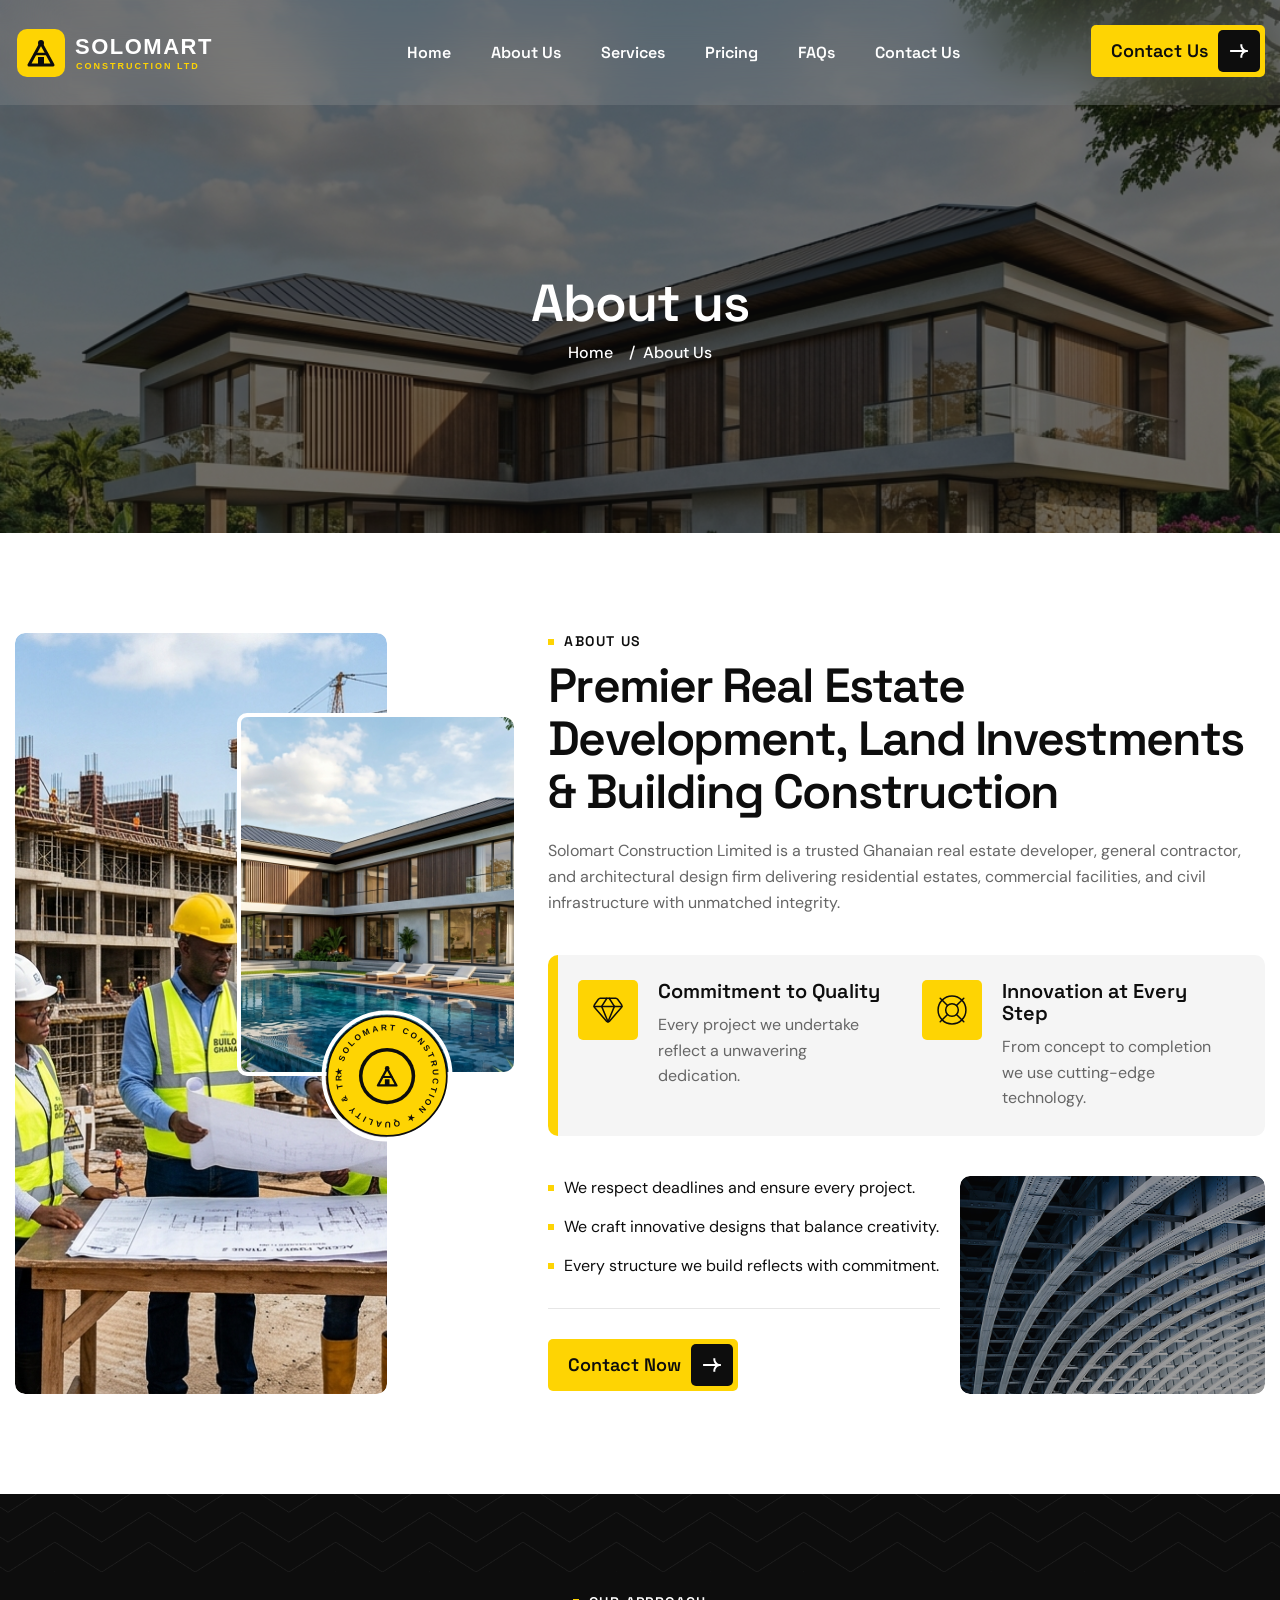
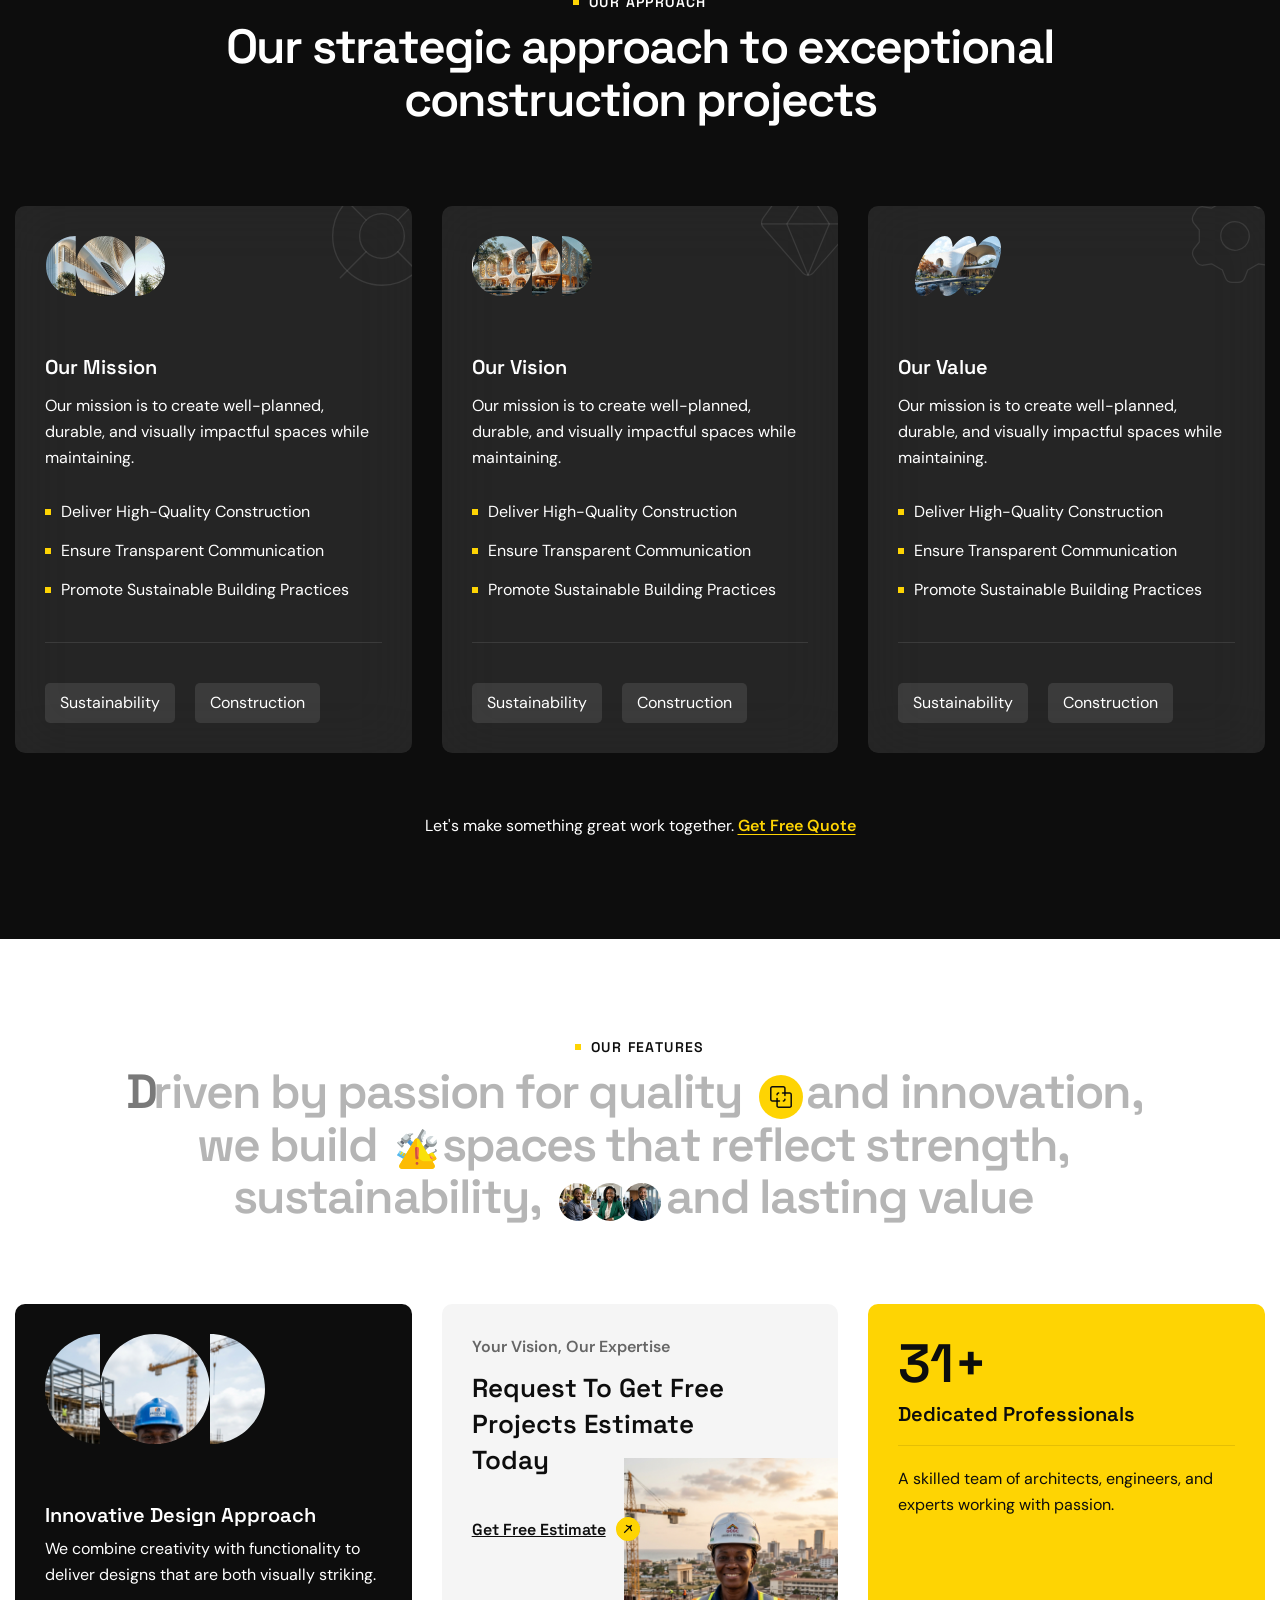
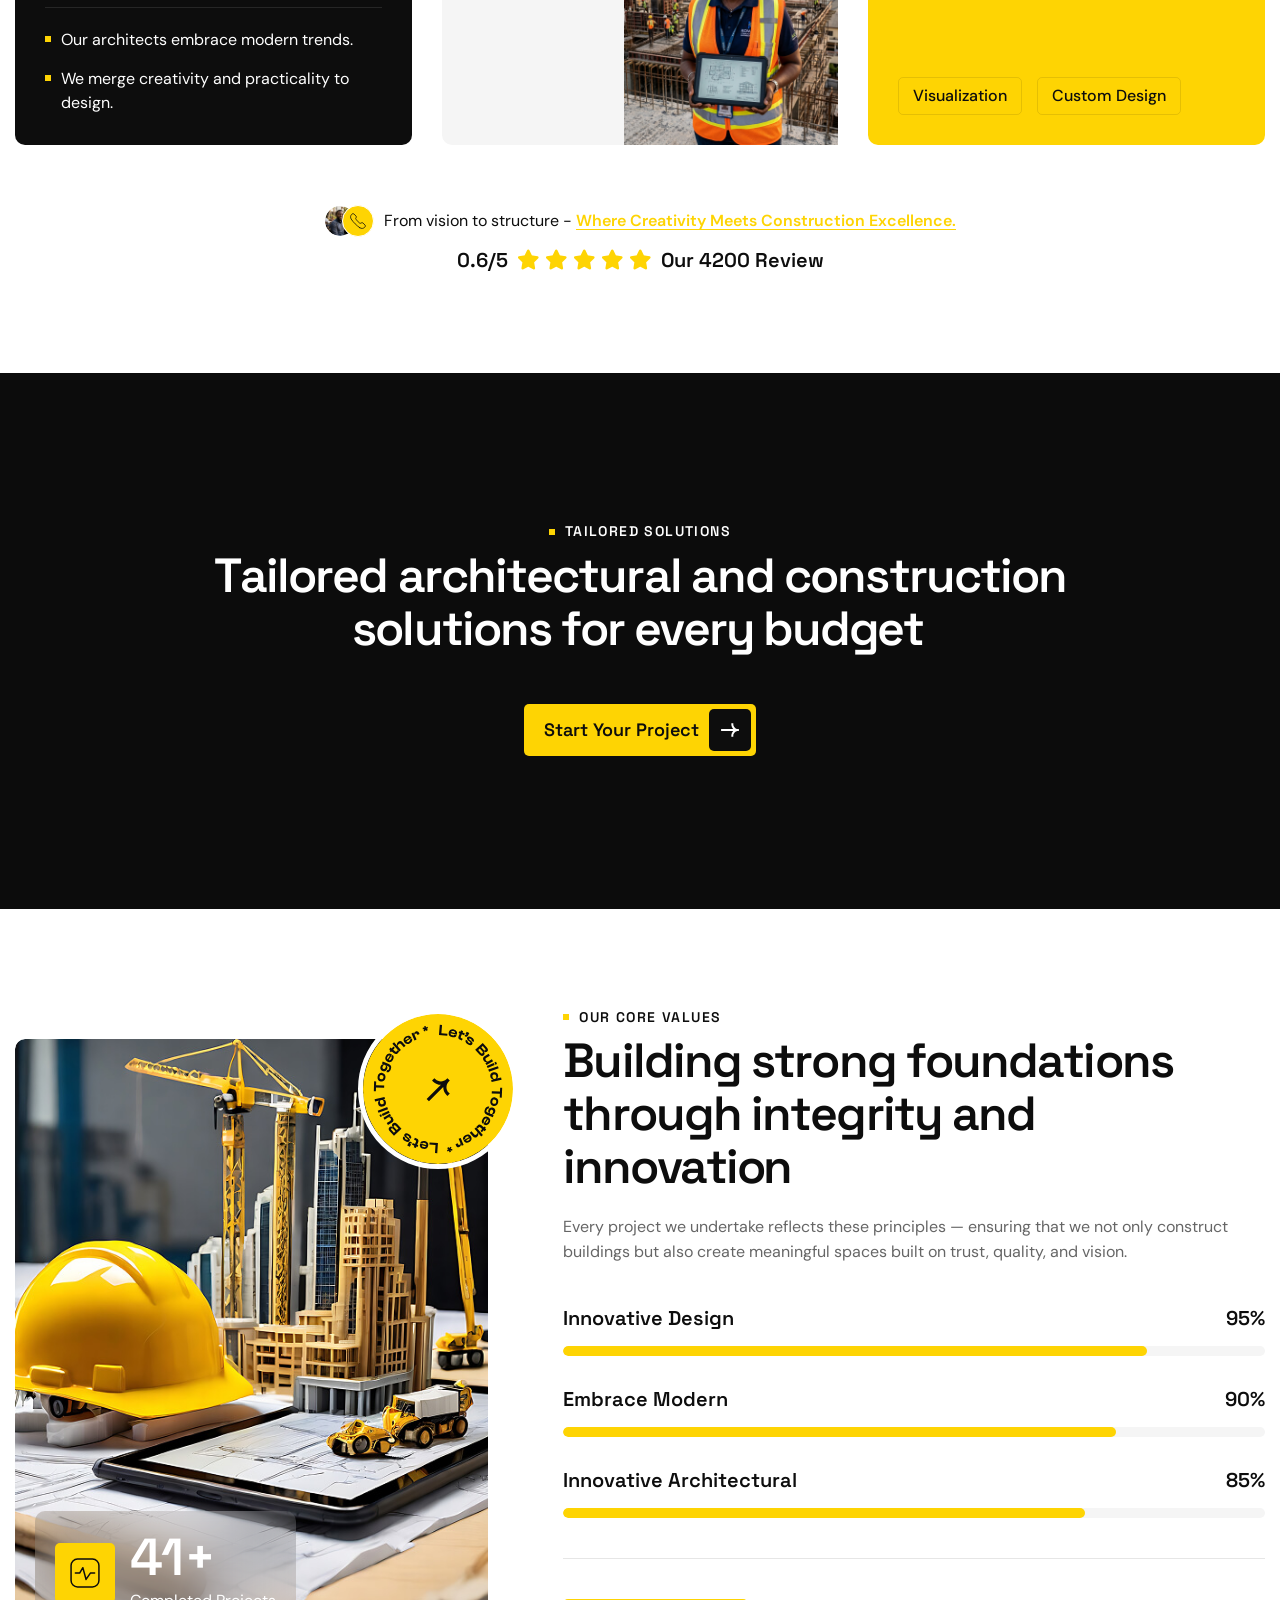
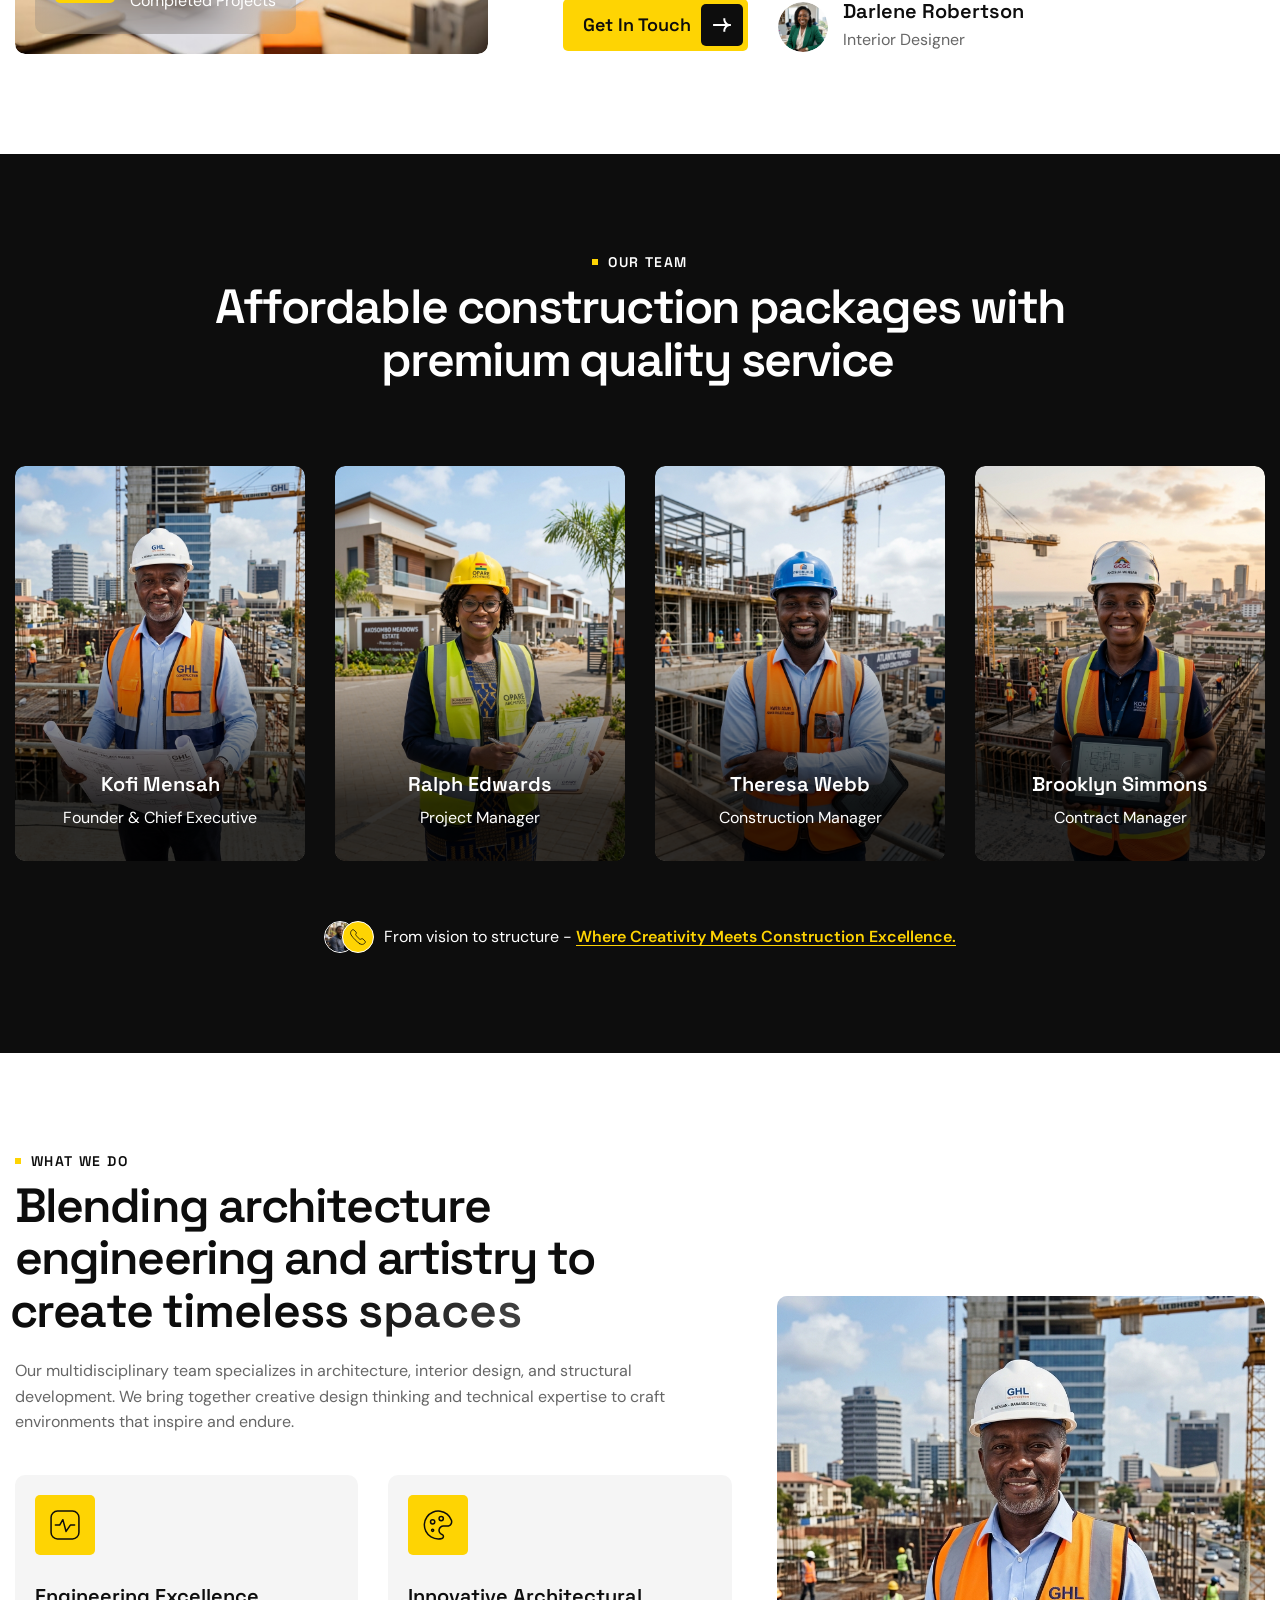
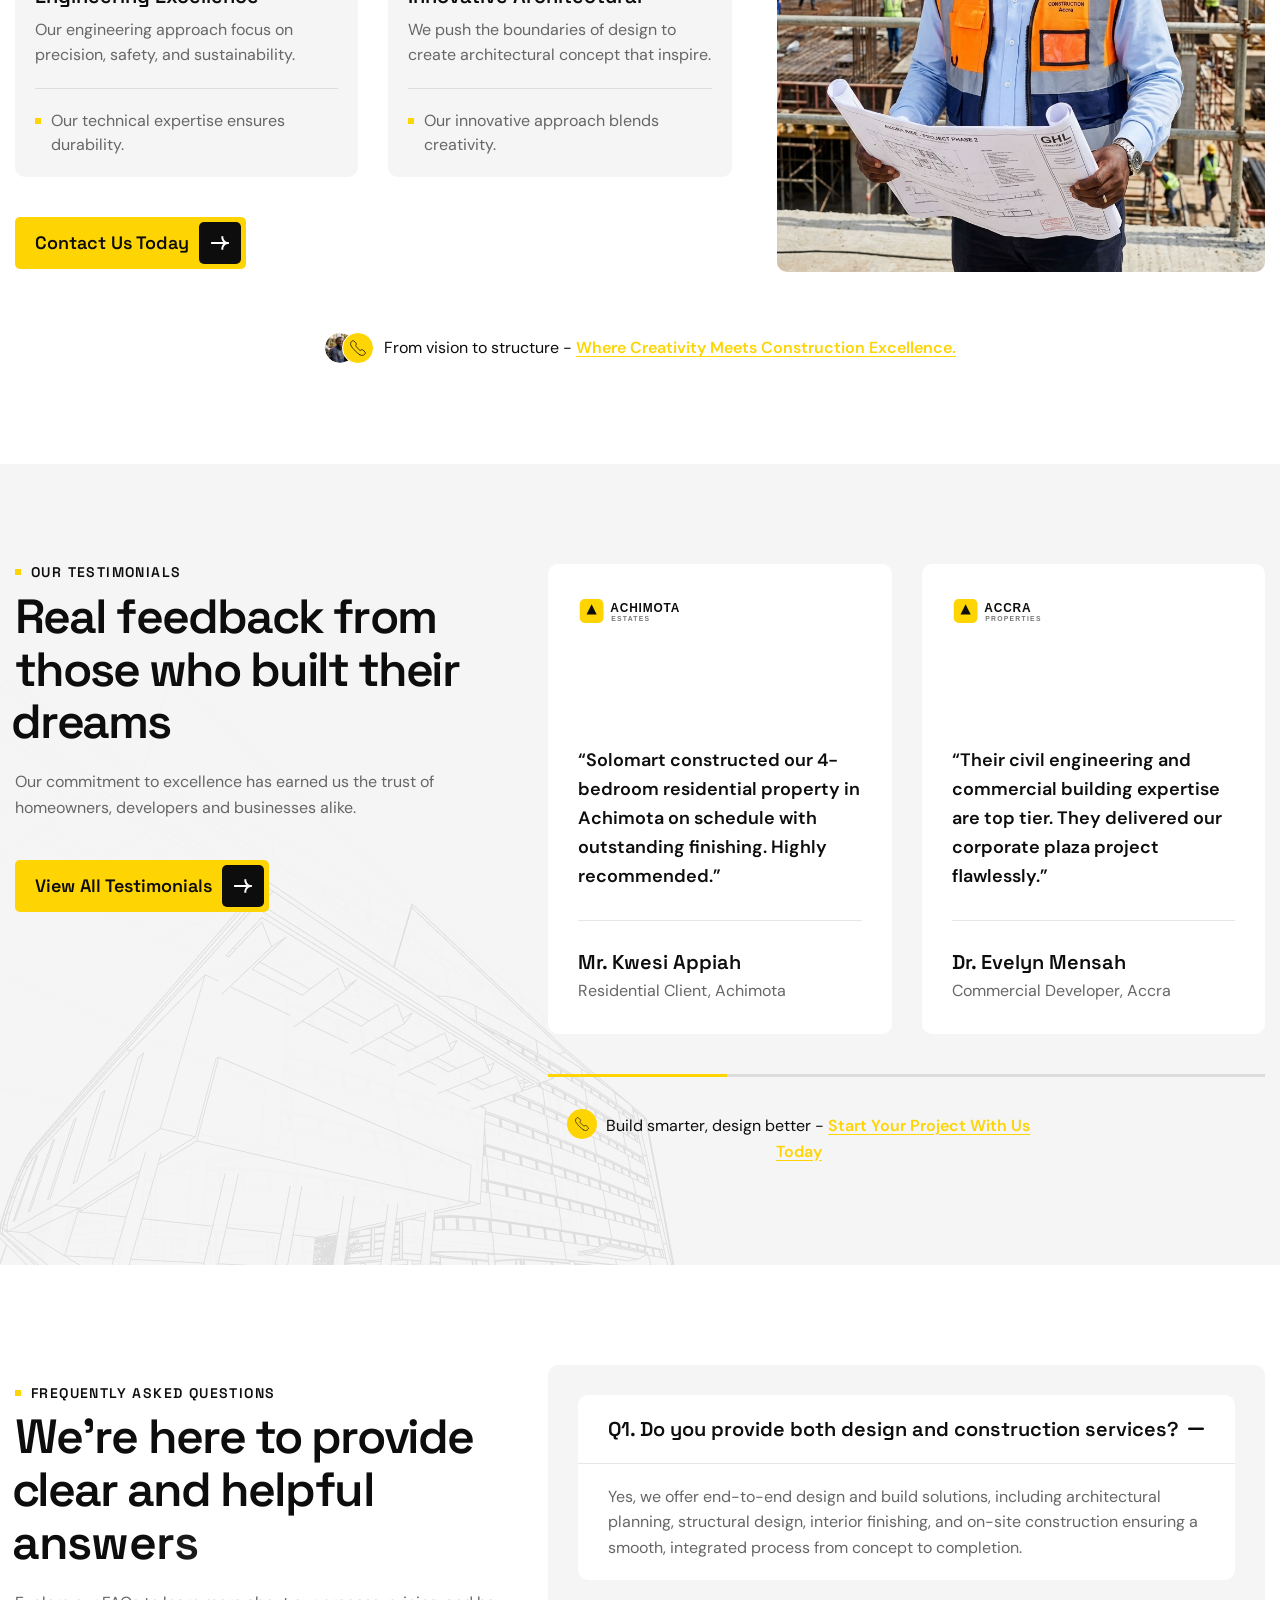
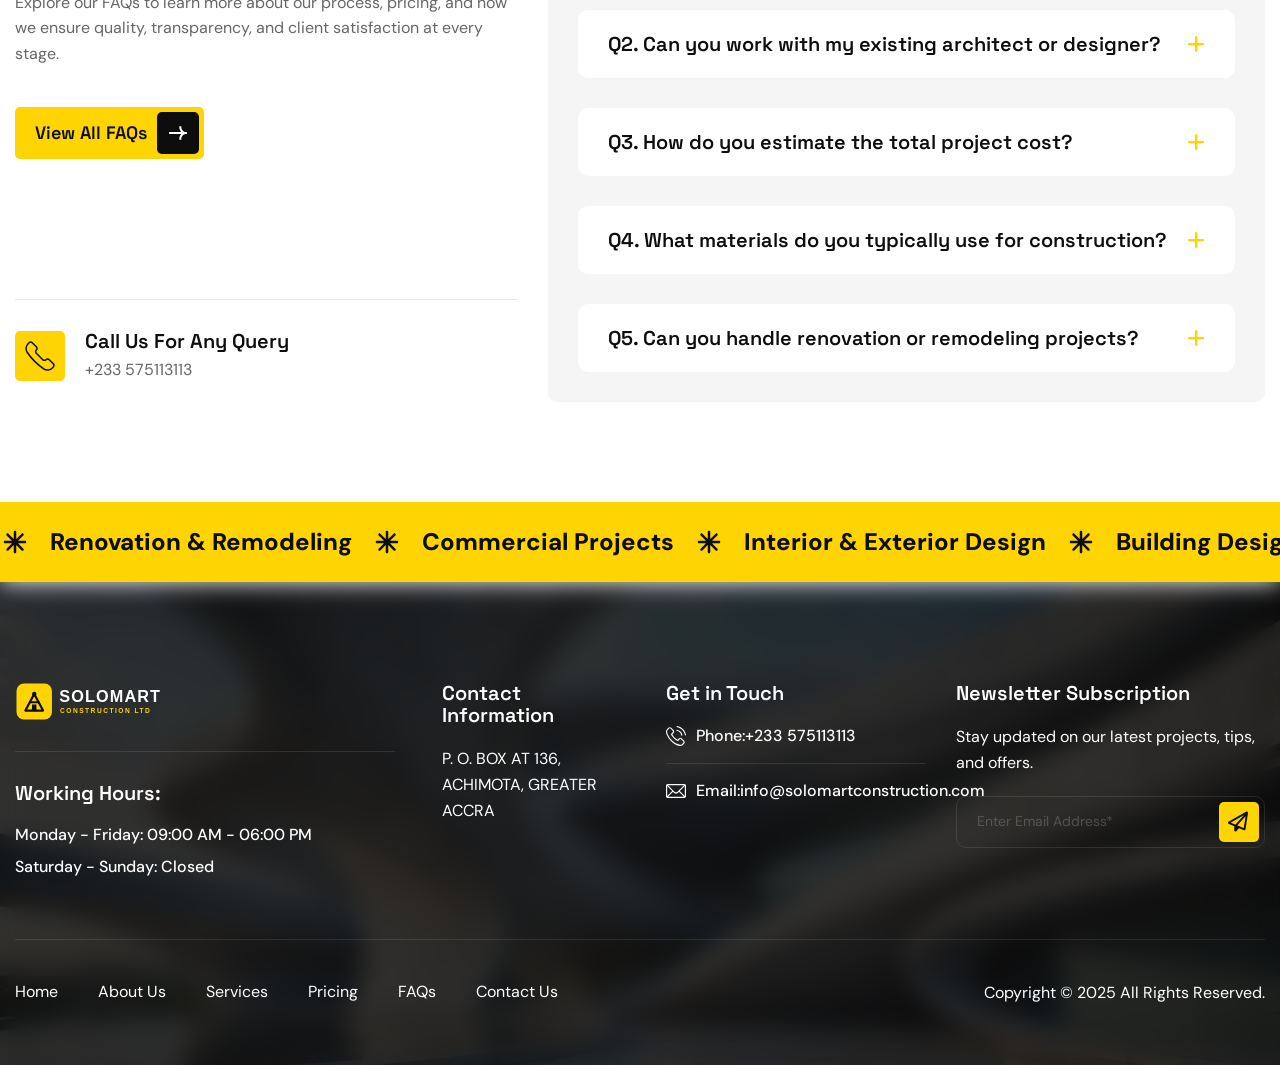
<file: about.html>
<!DOCTYPE html>
<html lang="zxx">

<head>
	<!-- Meta -->
	<meta charset="utf-8">
	<meta http-equiv="X-UA-Compatible" content="IE=edge">
	<meta name="viewport" content="width=device-width, initial-scale=1.0">
	<meta name="description" content="">
	<meta name="keywords" content="">
	<meta name="author" content="SOLOMART CONSTRUCTION LIMITED">
	<!-- Page Title -->
    <title>About - SOLOMART CONSTRUCTION LIMITED</title>
	<!-- Favicon Icon -->
	<link rel="icon" type="image/svg+xml" href="images/favicon.svg?v=2">
	<link rel="alternate icon" type="image/png" href="images/favicon.png?v=2">
	<link rel="shortcut icon" type="image/x-icon" href="images/favicon.png?v=2">
	<!-- Google Fonts Css-->
	<link rel="preconnect" href="https://fonts.googleapis.com/">
    <link rel="preconnect" href="https://fonts.gstatic.com/" crossorigin>
    <link href="https://fonts.googleapis.com/css2?family=DM+Sans:ital,opsz,wght@0,9..40,100..1000;1,9..40,100..1000&amp;family=Space+Grotesk:wght@300..700&amp;display=swap" rel="stylesheet">
	<!-- Bootstrap Css -->
	<link href="css/bootstrap.min.css?v=2" rel="stylesheet" media="screen">
	<!-- SlickNav Css -->
	<link href="css/slicknav.min.css" rel="stylesheet">
	<!-- Swiper Css -->
	<link rel="stylesheet" href="css/swiper-bundle.min.css">
	<!-- Font Awesome Icon Css-->
	<link rel="stylesheet" href="https://cdnjs.cloudflare.com/ajax/libs/font-awesome/6.5.1/css/all.min.css">
	<!-- Animated Css -->
	<link href="css/animate.css" rel="stylesheet">
    <!-- Magnific Popup Core Css File -->
	<link rel="stylesheet" href="css/magnific-popup.css">
	<!-- Mouse Cursor Css File -->
	<link rel="stylesheet" href="css/mousecursor.css">
	<!-- Main Custom Css -->
	<link href="css/custom.css?v=2" rel="stylesheet" media="screen">
</head>
<body>

    <!-- Preloader Start -->
	<div class="preloader">
		<div class="loading-container">
			<div class="loading"></div>
			<div id="loading-icon"><img src="images/loader.svg" alt=""></div>
		</div>
	</div>
	<!-- Preloader End -->

    <!-- Header Start -->
	<header class="main-header">
		<div class="header-sticky">
			<nav class="navbar navbar-expand-lg">
				<div class="container">
					<!-- Logo Start -->
					<a class="navbar-brand" href="index.html">
						<img src="images/logo.svg" alt="Logo">
					</a>
					<!-- Logo End -->

                    <!-- Main Menu Start -->
                    <div class="collapse navbar-collapse main-menu">
                        <div class="nav-menu-wrapper">
                            <ul class="navbar-nav mr-auto" id="menu">
                                <li class="nav-item"><a class="nav-link" href="index.html">Home</a></li>
                                <li class="nav-item"><a class="nav-link" href="about.html">About Us</a></li>
                                <li class="nav-item"><a class="nav-link" href="services.html">Services</a></li>
                                <li class="nav-item"><a class="nav-link" href="pricing.html">Pricing</a></li>
                                <li class="nav-item"><a class="nav-link" href="faqs.html">FAQs</a></li>
                                <li class="nav-item"><a class="nav-link" href="contact.html">Contact Us</a></li>
                            </ul>
                        </div>
                        
                        <!-- Header Btn Start -->
                        <div class="header-btn">
                            <a href="contact.html" class="btn-default btn-highlighted">Contact Us</a>
                        </div>
                        <!-- Header Btn End -->
                    </div>
					<!-- Main Menu End -->
					<div class="navbar-toggle"></div>
				</div>
			</nav>
			<div class="responsive-menu"></div>
		</div>
	</header>
	<!-- Header End -->

    <!-- Page Header Section Start -->
    <div class="page-header parallaxie">
        <div class="container">
            <div class="row">
                <div class="col-lg-12">
                    <!-- Page Header Box Start -->
                    <div class="page-header-box">
                        <h1 class="text-anime-style-3" data-cursor="-opaque">About us</h1>
                        <nav class="wow fadeInUp">
                            <ol class="breadcrumb">
                                <li class="breadcrumb-item"><a href="index.html">home</a></li>
                                <li class="breadcrumb-item active" aria-current="page">About us</li>
                            </ol>
                        </nav>
                    </div>
                    <!-- Page Header Box End -->
                </div>
            </div>
        </div>
    </div>
    <!-- Page Header Section End -->

    <!-- About Us Section Start -->
    <div class="about-us">
        <div class="container">
            <div class="row">
                <div class="col-xl-5">
                    <!-- About Us Image Box Start -->
                    <div class="about-us-image-box wow fadeInUp">
                        <!-- About Us Image Box 1 Start -->
                        <div class="about-us-image-box-1">
                            <!-- About Us Image 1 Start -->
                            <div class="about-us-image">
                                <figure class="image-anime">
                                    <img src="images/about-us-image-1.jpg" alt="">
                                </figure>
                            </div>
                            <!-- About Us Image 1 End --> 
                        </div>
                        <!-- About Us Image Box 1 End -->
                        
                        <!-- About Us Image Box 2 Start -->
                         <div class="about-us-image-box-2">
                            <!-- About Us Image 2 Start -->
                            <div class="about-us-image">
                                <figure class="image-anime">
                                    <img src="images/about-us-image-2.jpg" alt="">
                                </figure>
                            </div>
                            <!-- About Us Image 2 End -->
                        
                            <!-- Year Experience Circle Start -->
                            <div class="year-experience-circle">
                                <img src="images/year-experience-circle-accent.svg" alt="SOLOMART CONSTRUCTION LIMITED">
                            </div>
                            <!-- Year Experience Circle End -->
                        </div>
                        <!-- About Us Image Box 2 End -->
                    </div>
                    <!-- About Us Image Box End -->
                </div>
                
                <div class="col-xl-7">
                    <!-- About Us Content Start -->
                    <div class="about-us-content">
                        <!-- Section Title Start -->
                        <div class="section-title">
                            <h3 class="wow fadeInUp">About Us</h3>
                            <h2 class="text-anime-style-3" data-cursor="-opaque">Premier Real Estate Development, Land Investments &amp; Building Construction</h2>
                            <p class="wow fadeInUp" data-wow-delay="0.2s">Solomart Construction Limited is a trusted Ghanaian real estate developer, general contractor, and architectural design firm delivering residential estates, commercial facilities, and civil infrastructure with unmatched integrity.</p>
                        </div>
                        <!-- Section Title End -->

                        <!-- About Us Body Start -->
                        <div class="about-us-body wow fadeInUp" data-wow-delay="0.4s">
                            <!-- About Body Item Start -->
                            <div class="about-body-item">
                                <div class="icon-box">
                                    <img src="images/icon-about-item-1.svg" alt="">
                                </div>
                                <div class="about-body-item-content">
                                    <h3>Commitment to Quality</h3>
                                    <p>Every project we undertake reflect a unwavering dedication.</p>
                                </div>
                            </div>
                            <!-- About Body Item End -->

                            <!-- About Body Item Start -->
                            <div class="about-body-item">
                                <div class="icon-box">
                                    <img src="images/icon-about-item-2.svg" alt="">
                                </div>
                                <div class="about-body-item-content">
                                    <h3>Innovation at Every Step</h3>
                                    <p>From concept to completion we use cutting-edge technology.</p>
                                </div>
                            </div>
                            <!-- About Body Item End -->
                        </div>
                        <!-- About Us Body End -->

                        <!-- About Us Footer Start -->
                        <div class="about-us-footer wow fadeInUp" data-wow-delay="0.6s">
                            <!-- About Us Footer Content Start -->
                            <div class="about-us-footer-content">
                                <!-- About Footer Content List Start -->
                                <div class="about-footer-content-list">
                                    <ul>
                                        <li>We respect deadlines and ensure every project.</li>
                                        <li>We craft innovative designs that balance creativity.</li>
                                        <li>Every structure we build reflects with commitment.</li>
                                    </ul>
                                </div>
                                <!-- About Footer Content List End -->
                                
                                <!-- About Us Button Start -->
                                <div class="about-us-btn">
                                    <a href="contact.html" class="btn-default">Contact Now</a>
                                </div>
                                <!-- About Us Button End -->
                            </div>
                            <!-- About Us Footer Content End -->

                            <!-- About Us Feature Box Start -->
                            <div class="about-us-video-box">
                                <!-- Feature Image Start -->
                                <div class="about-video-image">
                                    <figure class="image-anime">
                                        <img src="images/about-intro-video-image.jpg" alt="Solomart Construction Engineering">
                                    </figure>
                                </div>
                                <!-- Feature Image End -->
                            </div>
                            <!-- About Us Feature Box End -->
                        </div>
                        <!-- About Us Footer End -->
                    </div>
                    <!-- About Us Content End -->
                </div>
            </div>
        </div>
    </div> 
    <!-- About Us Section End -->

    <!-- Our Approach Section Start -->
    <div class="our-approach dark-section parallaxie">
        <div class="container">
            <div class="row section-row">
                <div class="col-lg-12">
                    <!-- Section Title Start -->
                    <div class="section-title section-title-center">
                        <h3 class="wow fadeInUp">our approach</h3>
                        <h2 class="text-anime-style-3" data-cursor="-opaque">Our strategic approach to exceptional construction projects</h2>
                    </div>
                    <!-- Section Title End -->
                </div>
            </div>

            <div class="row">
                <div class="col-xl-4 col-md-6">
                    <!-- Our Approach Item Start -->
                    <div class="approach-item box-1 wow fadeInUp">
                        <div class="icon-box">
                            <img src="images/approach-item-bg-1.svg" alt="">
                        </div>
                        <div class="approach-item-image">
                            <figure>
                                <img src="images/approach-item-image-1.jpg" alt="">
                            </figure>
                        </div>
                        <div class="approach-item-content">
                            <h3>Our Mission</h3>
                            <p>Our mission is to create well-planned, durable, and visually impactful spaces while maintaining.</p>
                            <ul>
                                <li>Deliver High-Quality Construction</li>
                                <li>Ensure Transparent Communication</li>
                                <li>Promote Sustainable Building Practices</li>
                            </ul>
                        </div>
                        <div class="approach-item-list">
                            <ul>
                                <li>Sustainability</li>
                                <li>Construction</li>
                            </ul>
                        </div>
                    </div>
                    <!-- Our Approach Item End -->
                </div>

                <div class="col-xl-4 col-md-6">
                    <!-- Our Approach Item Start -->
                    <div class="approach-item box-2 wow fadeInUp" data-wow-delay="0.2s">
                        <div class="icon-box">
                            <img src="images/approach-item-bg-2.svg" alt="">
                        </div>
                        <div class="approach-item-image">
                            <figure>
                                <img src="images/approach-item-image-2.jpg" alt="">
                            </figure>
                        </div>
                        <div class="approach-item-content">
                            <h3>Our Vision</h3>
                            <p>Our mission is to create well-planned, durable, and visually impactful spaces while maintaining.</p>
                            <ul>
                                <li>Deliver High-Quality Construction</li>
                                <li>Ensure Transparent Communication</li>
                                <li>Promote Sustainable Building Practices</li>
                            </ul>
                        </div>
                        <div class="approach-item-list">
                            <ul>
                                <li>Sustainability</li>
                                <li>Construction</li>
                            </ul>
                        </div>
                    </div>
                    <!-- Our Approach Item End -->
                </div>

                <div class="col-xl-4 col-md-6">
                    <!-- Our Approach Item Start -->
                    <div class="approach-item box-3 wow fadeInUp" data-wow-delay="0.4s">
                        <div class="icon-box">
                            <img src="images/approach-item-bg-3.svg" alt="">
                        </div>
                        <div class="approach-item-image">
                            <figure>
                                <img src="images/approach-item-image-3.jpg" alt="">
                            </figure>
                        </div>
                        <div class="approach-item-content">
                            <h3>Our Value</h3>
                            <p>Our mission is to create well-planned, durable, and visually impactful spaces while maintaining.</p>
                            <ul>
                                <li>Deliver High-Quality Construction</li>
                                <li>Ensure Transparent Communication</li>
                                <li>Promote Sustainable Building Practices</li>
                            </ul>
                        </div>
                        <div class="approach-item-list">
                            <ul>
                                <li>Sustainability</li>
                                <li>Construction</li>
                            </ul>
                        </div>
                    </div>
                    <!-- Our Approach Item End -->
                </div>

                <div class="col-lg-12">
                    <!-- Section Footer Text Start -->
                    <div class="section-footer-text wow fadeInUp" data-wow-delay="0.4s">
                        <p>Let's make something great work together. <a href="contact.html">Get Free Quote</a></p>
                    </div>
                    <!-- Section Footer Text End -->
                </div>
            </div>
        </div>
    </div>
    <!-- Our Approach Section End -->

    <!-- Our Features Section Start -->
    <div class="our-features">
        <div class="container">
            <div class="row section-row">
                <div class="col-lg-12">
                    <!-- Section Title Start -->
                    <div class="section-title section-title-center">
                        <h3 class="wow fadeInUp">Our Features</h3>
                        <h2 class="text-effect" data-cursor="-opaque">Driven by passion for quality <span class="feature-title-img-1"><img src="images/icon-feature-title-1.svg" alt=""></span> and innovation, we build <span class="feature-title-img-2"><img src="images/icon-feature-title-2.svg" alt=""></span> spaces that reflect strength, sustainability, <span class="feature-title-img-3"><img src="images/author-1.jpg" alt=""><img src="images/author-2.jpg" alt=""><img src="images/author-3.jpg" alt=""></span> and lasting value</h2>
                    </div>
                    <!-- Section Title End -->
                </div>
            </div>

            <div class="row">
                <div class="col-xl-4 col-md-6 order-1">
                    <!-- Feature Item Start -->
                    <div class="feature-item box-1 wow fadeInUp">
                        <div class="feature-item-shape-image">
                            <figure>
                                <img src="images/feature-item-image-1.jpg" alt="">
                            </figure>
                        </div>
                        <div class="feature-item-content-box">
                            <div class="feature-item-content">
                                <h3>Innovative Design Approach</h3>
                                <p>We combine creativity with functionality to deliver designs that are both visually striking.</p>
                            </div>
                            <div class="feature-item-list">
                                <ul>
                                    <li>Our architects embrace modern trends.</li>
                                    <li>We merge creativity and practicality to design.</li>
                                </ul>
                            </div>
                        </div>
                    </div>
                    <!-- Feature Item End -->
                </div>

                <div class="col-xl-4 order-xl-2 order-md-3 order-2">
                    <!-- Feature Item Start -->
                    <div class="feature-item box-2 wow fadeInUp" data-wow-delay="0.2s">
                        <div class="feature-item-info">
                            <div class="feature-item-info-content">
                                <p>Your Vision, Our Expertise</p>
                                <h3>Request To Get Free Projects Estimate Today</h3>
                            </div>
                            <div class="feature-item-btn">
                                <a href="contact.html" class="readmore-btn">Get Free Estimate</a>
                            </div>
                        </div>
                        <div class="feature-item-image">
                            <figure>
                                <img src="images/feature-item-image-2.png" alt="">
                            </figure>
                        </div>
                    </div>
                    <!-- Feature Item End -->
                </div>

                <div class="col-xl-4 col-md-6 order-xl-3 order-md-2 order-3">
                    <!-- Feature Item Start -->
                    <div class="feature-item box-3 wow fadeInUp" data-wow-delay="0.4s">
                        <div class="feature-item-content-box">
                            <div class="feature-item-content">
                                <h2><span class="counter">250</span>+</h2>
                                <h3>Dedicated Professionals</h3>
                            </div>
                            <div class="feature-item-counter-info">
                                <p>A skilled team of architects, engineers, and experts working with passion.</p>
                            </div>
                        </div>
                        <div class="feature-item-tag-list">
                            <ul>
                                <li>Visualization</li>
                                <li>Custom Design</li>
                            </ul>
                        </div>
                    </div>
                    <!-- Feature Item End -->
                </div>

                <div class="col-lg-12 order-5">
                    <!-- Section Footer Text Start -->
                    <div class="section-footer-text section-satisfy-img wow fadeInUp" data-wow-delay="0.2s">
                        <!-- Satisfy Client Images Start -->
                        <div class="satisfy-client-images">
                            <div class="satisfy-client-image">
                                <figure class="image-anime">
                                    <img src="images/author-1.jpg" alt="">
                                </figure>
                            </div>
                            <div class="satisfy-client-image add-more">
                                <img src="images/icon-phone-primary.svg" alt="">
                            </div>
                        </div>
                        <!-- Satisfy Client Images End -->
                        <p>From vision to structure - <a href="contact.html">where creativity meets construction excellence.</a></p>
                        <ul>
                            <li><span class="counter">4.9</span>/5</li>
                            <li>
                                <i class="fa-solid fa-star"></i>
                                <i class="fa-solid fa-star"></i>
                                <i class="fa-solid fa-star"></i>
                                <i class="fa-solid fa-star"></i>
                                <i class="fa-solid fa-star"></i>
                            </li>
                            <li>Our 4200 Review</li>
                        </ul>
                    </div>
                    <!-- Section Footer Text End -->
                </div>
            </div>
        </div>
    </div>
    <!-- Our Features Section End -->

    <!-- Our Story Section Start -->
    <div class="our-story dark-section parallaxie">
        <div class="container">
            <div class="row">
                <div class="col-lg-12">
                    <!-- Our Story Content Start -->
                    <div class="our-story-content">
                        <!-- Section Title Start -->
                        <div class="section-title">
                            <h3 class="wow fadeInUp">Tailored Solutions</h3>
                            <h2 class="text-anime-style-3" data-cursor="-opaque">Tailored architectural and construction solutions for every budget</h2>
                        </div>
                        <!-- Section Title End -->

                        <!-- Story Action Button Start -->
                        <div class="story-btn mt-5 wow fadeInUp" data-wow-delay="0.3s">
                            <a href="contact.html" class="btn-default btn-highlighted"><span>Start Your Project</span></a>
                        </div>
                        <!-- Story Action Button End -->
                    </div>
                    <!-- Our Story Content End -->
                </div>
            </div>
        </div>
    </div>
    <!-- Our Story Section End -->

    <!-- Our Values Section Start -->
    <div class="our-values">
        <div class="container">
            <div class="row">
                <div class="col-xl-5">
                    <!-- Values Image Box Start -->
                    <div class="values-image-box wow fadeInUp">
                        <!-- Values Image Start -->
                        <div class="values-image">
                            <figure class="image-anime">
                                <img src="images/our-values-image.jpg" alt="">
                            </figure>
                        </div>
                        <!-- Values Image End -->

                        <!-- Lest Together Circle Start -->
                        <div class="lets-together-circle">
                            <a href="contact.html" title="Let's work together - Contact Us" aria-label="Let's work together - Contact Us"><img src="images/lets-together-circle-accent.svg" alt="Let's work together"></a>
                        </div>
                        <!-- Lest Together Circle End -->

                        <!-- Values Counter Box Start -->
                        <div class="value-counter-box">
                            <div class="icon-box">
                                <img src="images/icon-values-item-1.svg" alt="">
                            </div>
                            <div class="value-counter-box-content">
                                <h2><span class="counter">450</span>+</h2>
                                <p>Completed Projects</p>
                            </div>
                        </div>
                        <!-- Values Counter Box End -->
                    </div>
                    <!-- Values Image Box End -->
                </div>

                <div class="col-xl-7">
                    <!-- Our Values Content Start -->
                    <div class="our-values-content">
                        <!-- Section Title Start -->
                        <div class="section-title">
                            <h3 class="wow fadeInUp">Our Core Values</h3>
                            <h2 class="text-anime-style-3" data-cursor="-opaque">Building strong foundations through integrity and innovation</h2>
                            <p class="wow fadeInUp" data-wow-delay="0.2s">Every project we undertake reflects these principles — ensuring that we not only construct buildings but also create meaningful spaces built on trust, quality, and vision.</p>
                        </div>
                        <!-- Section Title End -->

                        <!-- Values SkillBar List Start -->
                        <div class="values-skillbar-list">
                            <!-- Skills Progress Bar Start -->
                            <div class="skills-progress-bar">
                                <!-- Skill Item Start -->
                                <div class="skillbar" data-percent="95%">
                                    <div class="skill-data">
                                        <div class="skill-title">Innovative Design</div>
                                        <div class="skill-no">95%</div>
                                    </div>
                                    <div class="skill-progress">
                                        <div class="count-bar"></div>
                                    </div>
                                </div>
                                <!-- Skill Item End -->
                            </div>
                            <!-- Skills Progress Bar End -->

                            <!-- Skills Progress Bar Start -->
                            <div class="skills-progress-bar">
                                <!-- Skill Item Start -->
                                <div class="skillbar" data-percent="90%">
                                    <div class="skill-data">
                                        <div class="skill-title">Embrace Modern</div>
                                        <div class="skill-no">90%</div>
                                    </div>
                                    <div class="skill-progress">
                                        <div class="count-bar"></div>
                                    </div>
                                </div>
                                <!-- Skill Item End -->
                            </div>
                            <!-- Skills Progress Bar End -->
                            
                            <!-- Skills Progress Bar Start -->
                            <div class="skills-progress-bar">
                                <!-- Skill Item Start -->
                                <div class="skillbar" data-percent="85%">
                                    <div class="skill-data">
                                        <div class="skill-title">Innovative Architectural</div>
                                        <div class="skill-no">85%</div>
                                    </div>
                                    <div class="skill-progress">
                                        <div class="count-bar"></div>
                                    </div>
                                </div>
                                <!-- Skill Item End -->
                            </div>
                            <!-- Skills Progress Bar End -->
                        </div>
                        <!-- Values SkillBar List End -->

                        <!-- Values Item Header Start -->
                        <div class="values-content-footer wow fadeInUp" data-wow-delay="0.4s">
                            <!-- Values Btn Start -->
                            <div class="values-btn">
                                <a href="contact.html" class="btn-default">Get in Touch</a>
                            </div>
                            <!-- Values Btn End -->
                             
                            <!-- Values Item Author Start -->
                            <div class="values-item-author">
                                <!-- Values Author Image Start -->
                                <div class="values-author-image">
                                    <figure class="image-anime">
                                        <img src="images/author-6.jpg" alt="">
                                    </figure>
                                </div>
                                <!-- Values Author Image End -->

                                <!-- Values Author Content Start -->
                                <div class="values-author-content">
                                    <h3>Darlene Robertson</h3>
                                    <p>Interior Designer</p>
                                </div>
                                <!-- Values Author Content End -->
                            </div>
                            <!-- Values Item Author End -->
                        </div>
                        <!-- Values Item Header End -->
                    </div>
                    <!-- Our Values Content End -->
                </div>
            </div>
        </div>
    </div>
    <!-- Our Values Section End -->

    <!-- Our Team Section Start -->
    <div class="our-team dark-section parallaxie">
        <div class="container">
            <div class="row section-row">
                <div class="col-lg-12">
                    <!-- Section Title Start -->
                    <div class="section-title section-title-center">
                        <h3 class="wow fadeInUp">our team</h3>
                        <h2 class="text-anime-style-3" data-cursor="-opaque">Affordable construction packages with premium quality service</h2>
                    </div>
                    <!-- Section Title End -->
                </div>
            </div>

            <div class="row">
                <div class="col-xl-3 col-md-6">
                    <!-- Team Item Start -->
                    <div class="team-item wow fadeInUp">
                        <!-- Team Image Start -->
                        <div class="team-item-image">
                            <a href="contact.html" data-cursor-text="View" title="View Kofi Mensah's profile" aria-label="View Kofi Mensah's profile">
                                <figure>
                                    <img src="images/team-1.jpg" alt="Kofi Mensah">
                                </figure>
                            </a>
                        </div>
                        <!-- Team Image End -->

                        <!-- Team Content Start -->
                        <div class="team-item-content">
                            <h3><a href="contact.html">Kofi Mensah</a></h3>
                            <p>Founder & Chief Executive</p>
                        </div>
                        <!-- Team Content End -->
                    </div>
                    <!-- Team Item End -->
                </div>

                <div class="col-xl-3 col-md-6">
                    <!-- Team Item Start -->
                    <div class="team-item wow fadeInUp" data-wow-delay="0.2s">
                        <!-- Team Image Start -->
                        <div class="team-item-image">
                            <a href="contact.html" data-cursor-text="View" title="View Ralph Edwards' profile" aria-label="View Ralph Edwards' profile">
                                <figure>
                                    <img src="images/team-2.jpg" alt="Ralph Edwards">
                                </figure>
                            </a>
                        </div>
                        <!-- Team Image End -->

                        <!-- Team Content Start -->
                        <div class="team-item-content">
                            <h3><a href="contact.html">Ralph Edwards</a></h3>
                            <p>Project Manager</p>
                        </div>
                        <!-- Team Content End -->
                    </div>
                    <!-- Team Item End -->
                </div>

                <div class="col-xl-3 col-md-6">
                    <!-- Team Item Start -->
                    <div class="team-item wow fadeInUp" data-wow-delay="0.4s">
                        <!-- Team Image Start -->
                        <div class="team-item-image">
                            <a href="contact.html" data-cursor-text="View" title="View Theresa Webb's profile" aria-label="View Theresa Webb's profile">
                                <figure>
                                    <img src="images/team-3.jpg" alt="Theresa Webb">
                                </figure>
                            </a>
                        </div>
                        <!-- Team Image End -->

                        <!-- Team Content Start -->
                        <div class="team-item-content">
                            <h3><a href="contact.html">Theresa Webb</a></h3>
                            <p>Construction Manager</p>
                        </div>
                        <!-- Team Content End -->
                    </div>
                    <!-- Team Item End -->
                </div>

                <div class="col-xl-3 col-md-6">
                    <!-- Team Item Start -->
                    <div class="team-item wow fadeInUp" data-wow-delay="0.6s">
                        <!-- Team Image Start -->
                        <div class="team-item-image">
                            <a href="contact.html" data-cursor-text="View" title="View Brooklyn Simmons' profile" aria-label="View Brooklyn Simmons' profile">
                                <figure>
                                    <img src="images/team-4.jpg" alt="Brooklyn Simmons">
                                </figure>
                            </a>
                        </div>
                        <!-- Team Image End -->

                        <!-- Team Content Start -->
                        <div class="team-item-content">
                            <h3><a href="contact.html">Brooklyn Simmons</a></h3>
                            <p>Contract Manager</p>
                        </div>
                        <!-- Team Content End -->
                    </div>
                    <!-- Team Item End -->
                </div>

                <div class="col-lg-12">
                    <!-- Section Footer Text Start -->
                    <div class="section-footer-text section-satisfy-img wow fadeInUp" data-wow-delay="0.4s">
                        <!-- Satisfy Client Images Start -->
                        <div class="satisfy-client-images">
                            <div class="satisfy-client-image">
                                <figure class="image-anime">
                                    <img src="images/author-1.jpg" alt="">
                                </figure>
                            </div>
                            <div class="satisfy-client-image add-more">
                                <img src="images/icon-phone-primary.svg" alt="">
                            </div>
                        </div>
                        <!-- Satisfy Client Images End -->
                        <p>From vision to structure - <a href="contact.html">where creativity meets construction excellence.</a></p>
                    </div>
                    <!-- Section Footer Text End -->
                </div>
            </div>
        </div>
    </div>
    <!-- Our Team Section End -->

    <!-- What We Do Setion Start -->
    <div class="what-we-do">
        <div class="container">
            <div class="row align-items-end">
                <div class="col-xl-7">
                    <!-- What We Do Content Start -->
                    <div class="what-we-do-content">
                        <!-- Section Title Start -->
                        <div class="section-title">
                            <h3 class="wow fadeInUp">what we do</h3>
                            <h2 class="text-anime-style-3" data-cursor="-opaque">Blending architecture engineering and artistry to create timeless spaces</h2>
                            <p class="wow fadeInUp" data-wow-delay="0.2s">Our multidisciplinary team specializes in architecture, interior design, and structural development. We bring together creative design thinking and technical expertise to craft environments that inspire and endure.</p>
                        </div>
                        <!-- Section Title End -->

                        <!-- What We Do Iteam List Start -->
                        <div class="what-we-do-item-list wow fadeInUp" data-wow-delay="0.4s">
                            <!-- What We Do Item Start -->
                            <div class="what-we-do-item">
                                <div class="icon-box">
                                    <img src="images/icon-what-we-do-item-1.svg" alt="">
                                </div>
                                <div class="what-we-do-item-body">
                                    <h3>Engineering Excellence</h3>
                                    <p>Our engineering approach focus on precision, safety, and sustainability.</p>
                                    <ul>
                                        <li>Our technical expertise ensures durability.</li>
                                    </ul>
                                </div>
                            </div>
                            <!-- What We Do Item End -->

                            <!-- What We Do Item Start -->
                            <div class="what-we-do-item">
                                <div class="icon-box">
                                    <img src="images/icon-what-we-do-item-2.svg" alt="">
                                </div>
                                <div class="what-we-do-item-body">
                                    <h3>Innovative Architectural</h3>
                                    <p>We push the boundaries of design to create architectural concept that inspire.</p>
                                    <ul>
                                        <li>Our innovative approach blends creativity.</li>
                                    </ul>
                                </div>
                            </div>
                            <!-- What We Do Item End -->
                        </div> 
                        <!-- What We Do Iteam List End -->

                        <!-- What We Do Button Start -->
                        <div class="what-we-do-btn wow fadeInUp" data-wow-delay="0.6s">
                            <a href="contact.html" class="btn-default">Contact Us Today</a>
                        </div>
                        <!-- What We Do Button End -->
                    </div>
                    <!-- What We Do Content End -->
                </div>

                <div class="col-xl-5">
                    <!-- What We Do Image Start -->
                    <div class="what-we-do-image wow fadeInUp" data-wow-delay="0.2s">
                        <figure>
                            <img src="images/what-we-do-image.png" alt="">
                        </figure>
                    </div>
                    <!-- What We Do Image End -->
                </div>
            </div>

            <div class="col-lg-12">
                <!-- Section Footer Text Start -->
                <div class="section-footer-text section-satisfy-img wow fadeInUp" data-wow-delay="0.4s">
                    <!-- Satisfy Client Images Start -->
                    <div class="satisfy-client-images">
                        <div class="satisfy-client-image">
                            <figure class="image-anime">
                                <img src="images/author-1.jpg" alt="">
                            </figure>
                        </div>
                        <div class="satisfy-client-image add-more">
                            <img src="images/icon-phone-primary.svg" alt="">
                        </div>
                    </div>
                    <!-- Satisfy Client Images End -->
                    <p>From vision to structure - <a href="contact.html">where creativity meets construction excellence.</a></p>
                </div>
                <!-- Section Footer Text End -->
            </div>
        </div>
    </div>
    <!-- What We Do Setion End -->

    <!-- Our Testimonials Section Start -->
    <div class="our-testimonials">
        <div class="container">
            <div class="row">
                <div class="col-xl-5">
                    <!-- Testimonial Content Start -->
                    <div class="our-testimonial-content">
                        <!-- Section Title Start -->
                        <div class="section-title">
                            <h3 class="wow fadeInUp">Our Testimonials</h3>
                            <h2 class="text-anime-style-3" data-cursor="-opaque">Real feedback from those who built their dreams</h2>
                            <p class="wow fadeInUp" data-wow-delay="0.2s">Our commitment to excellence has earned us the trust of homeowners, developers and businesses alike.</p>
                        </div>
                        <!-- Section Title End -->

                        <!-- Testimonial Button Start -->
                        <div class="testimonial-btn wow fadeInUp" data-wow-delay="0.4s">
                            <a href="contact.html" class="btn-default">View all testimonials</a>
                        </div>
                        <!-- Testimonial Button End -->
                    </div>
                    <!-- Testimonial Content End -->
                </div>
                
                <div class="col-xl-7">
                    <!-- Testimonial Slider Box Start -->
                    <div class="testimonial-slider-box">
                        <!-- Testimonial Slider Start -->
                        <div class="testimonial-slider">
                            <div class="swiper">
                                <div class="swiper-wrapper" data-cursor-text="Drag">
<!-- Testimonial Slide Start -->
                                    <div class="swiper-slide">
                                        <!-- Testimonial Item Start -->
                                        <div class="testimonial-item">
                                            <div class="testimonial-company-logo">
                                                <img src="images/company-logo-1.svg" alt="Achimota Estates">
                                            </div> 
                                            <div class="testimonial-item-body">
                                                <div class="testimonial-item-content">
                                                    <p>“Solomart constructed our 4-bedroom residential property in Achimota on schedule with outstanding finishing. Highly recommended.”</p>
                                                </div>
                                                <div class="testimonial-author-content">
                                                    <h3>Mr. Kwesi Appiah</h3>
                                                    <p>Residential Client, Achimota</p>
                                                </div>
                                            </div>
                                        </div>
                                        <!-- Testimonial Item End -->
                                    </div>
                                    <!-- Testimonial Slide End -->
                                    
                                    <!-- Testimonial Slide Start -->
                                    <div class="swiper-slide">
                                        <!-- Testimonial Item Start -->
                                        <div class="testimonial-item">
                                            <div class="testimonial-company-logo">
                                                <img src="images/company-logo-2.svg" alt="Accra Properties">
                                            </div> 
                                            <div class="testimonial-item-body">
                                                <div class="testimonial-item-content">
                                                    <p>“Their civil engineering and commercial building expertise are top tier. They delivered our corporate plaza project flawlessly.”</p>
                                                </div>
                                                <div class="testimonial-author-content">
                                                    <h3>Dr. Evelyn Mensah</h3>
                                                    <p>Commercial Developer, Accra</p>
                                                </div>
                                            </div>
                                        </div>
                                        <!-- Testimonial Item End -->
                                    </div>
                                    <!-- Testimonial Slide End -->
                                    
                                    <!-- Testimonial Slide Start -->
                                    <div class="swiper-slide">
                                        <!-- Testimonial Item Start -->
                                        <div class="testimonial-item">
                                            <div class="testimonial-company-logo">
                                                <img src="images/company-logo-3.svg" alt="Ghana Realty">
                                            </div> 
                                            <div class="testimonial-item-body">
                                                <div class="testimonial-item-content">
                                                    <p>“Reliable foundation works, paving, and site drainage. Solomart managed our civil construction with total professionalism.”</p>
                                                </div>
                                                <div class="testimonial-author-content">
                                                    <h3>Ing. Nana Osei Boateng</h3>
                                                    <p>Infrastructure Client, Greater Accra</p>
                                                </div>
                                            </div>
                                        </div>
                                        <!-- Testimonial Item End -->
                                    </div>
                                    <!-- Testimonial Slide End -->
                                    
                                    <!-- Testimonial Slide Start -->
                                    <div class="swiper-slide">
                                        <!-- Testimonial Item Start -->
                                        <div class="testimonial-item">
                                            <div class="testimonial-company-logo">
                                                <img src="images/company-logo-4.svg" alt="West Africa Homes">
                                            </div> 
                                            <div class="testimonial-item-body">
                                                <div class="testimonial-item-content">
                                                    <p>“Transparent billing, excellent craftsmanship, and dedicated engineers. The most reliable construction firm in Ghana.”</p>
                                                </div>
                                                <div class="testimonial-author-content">
                                                    <h3>Akosua Darko</h3>
                                                    <p>Homeowner, Airport Residential</p>
                                                </div>
                                            </div>
                                        </div>
                                        <!-- Testimonial Item End -->
                                    </div>
                                    <!-- Testimonial Slide End -->
                                </div>
                                <div class="testimonial-pagination"></div>
                            </div>
                        </div>
                        <!-- Testimonial Slider End -->
    
                        <!-- Section Footer Text Start -->
                        <div class="section-footer-text section-footer-contact wow fadeInUp" data-wow-delay="0.2s">   
                            <p><span><img src="images/icon-phone-primary.svg" alt=""></span> Build smarter, design better - <a href="contact.html">start your project with us today</a></p>
                        </div>
                        <!-- Section Footer Text End -->
                    </div>
                    <!-- Testimonial Slider Box End -->
                </div>
            </div>
        </div>
    </div>
    <!-- Our Testimonial Section End -->

    <!-- Our FAQs Section Start -->
    <div class="our-faqs">
        <div class="container">
            <div class="row">
                <div class="col-xl-5">
                    <!-- Our FAQs Content Start -->
                    <div class="our-faqs-content">
                        <!-- Faqs Title Box Start -->
                        <div class="faqs-title-box">
                            <!-- Section Title Start -->
                            <div class="section-title">
                                <h3 class="wow fadeInUp">Frequently Asked Questions</h3>
                                <h2 class="text-anime-style-3" data-cursor="-opaque">We're here to provide clear and helpful answers</h2>
                                <p class="wow fadeInUp" data-wow-delay="0.2s">Explore our FAQs to learn more about our process, pricing, and how we ensure quality, transparency, and client satisfaction at every stage.</p>
                            </div>
                            <!-- Section Title End -->

                            <!-- Our FAQs Button Start -->
                            <div class="our-faqs-btn wow fadeInUp" data-wow-delay="0.4s">
                                <a href="faqs.html" class="btn-default">View all FAQs</a>   
                            </div>
                            <!-- Our FAQs Button End -->
                        </div>
                        <!-- Faqs Title Box End -->

                        <!-- Faq Contact Box Start -->
                        <div class="faq-contact-box wow fadeInUp" data-wow-delay="0.6s">
                            <div class="icon-box">
                                <img src="images/icon-phone-primary.svg" alt="">
                            </div>
                            <div class="faq-contact-box-content">
                                <h3>Call Us For Any Query</h3>
                                <p><a href="tel:+233575113113">+233 575113113</a></p>
                            </div>
                        </div>
                        <!-- Faq Contact Box End -->
                    </div>
                    <!-- Our FAQs Content End -->
                </div>

                <div class="col-xl-7">
                    <!-- FAQ Accordion Start -->
                    <div class="faq-accordion" id="accordion">
                        <!-- FAQ Item Start -->
                        <div class="accordion-item wow fadeInUp">
                            <h2 class="accordion-header" id="heading1">
                                <button class="accordion-button" type="button" data-bs-toggle="collapse" data-bs-target="#collapse1" aria-expanded="true" aria-controls="collapse1">
                                    Q1. Do you provide both design and construction services?
                                </button>
                            </h2>
                            <div id="collapse1" class="accordion-collapse collapse  show" aria-labelledby="heading1" data-bs-parent="#accordion">
                                <div class="accordion-body">
                                    <p>Yes, we offer end-to-end design and build solutions, including architectural planning, structural design, interior finishing, and on-site construction ensuring a smooth, integrated process from concept to completion. </p>
                                </div>
                            </div>
                        </div>
                        <!-- FAQ Item End -->

                        <!-- FAQ Item Start -->
                        <div class="accordion-item wow fadeInUp" data-wow-delay="0.2s">
                            <h2 class="accordion-header" id="heading2">
                                <button class="accordion-button collapsed" type="button" data-bs-toggle="collapse" data-bs-target="#collapse2" aria-expanded="false" aria-controls="collapse2">
                                    Q2. Can you work with my existing architect or designer?
                                </button>
                            </h2>
                            <div id="collapse2" class="accordion-collapse collapse" aria-labelledby="heading2" data-bs-parent="#accordion">
                                <div class="accordion-body">
                                    <p>Yes, we offer end-to-end design and build solutions, including architectural planning, structural design, interior finishing, and on-site construction ensuring a smooth, integrated process from concept to completion. </p>
                                </div>
                            </div>
                        </div>
                        <!-- FAQ Item End -->

                        <!-- FAQ Item Start -->
                        <div class="accordion-item wow fadeInUp" data-wow-delay="0.4s">
                            <h2 class="accordion-header" id="heading3">
                                <button class="accordion-button collapsed" type="button" data-bs-toggle="collapse" data-bs-target="#collapse3" aria-expanded="false" aria-controls="collapse3">
                                    Q3. How do you estimate the total project cost?
                                </button>
                            </h2>
                            <div id="collapse3" class="accordion-collapse collapse" aria-labelledby="heading3" data-bs-parent="#accordion">
                                <div class="accordion-body">
                                    <p>Yes, we offer end-to-end design and build solutions, including architectural planning, structural design, interior finishing, and on-site construction ensuring a smooth, integrated process from concept to completion. </p>
                                </div>
                            </div>
                        </div>
                        <!-- FAQ Item End -->

                        <!-- FAQ Item Start -->
                        <div class="accordion-item wow fadeInUp" data-wow-delay="0.6s">
                            <h2 class="accordion-header" id="heading4">
                                <button class="accordion-button collapsed" type="button" data-bs-toggle="collapse" data-bs-target="#collapse4" aria-expanded="false" aria-controls="collapse4">
                                    Q4. What materials do you typically use for construction?
                                </button>
                            </h2>
                            <div id="collapse4" class="accordion-collapse collapse" aria-labelledby="heading4" data-bs-parent="#accordion">
                                <div class="accordion-body">
                                    <p>Yes, we offer end-to-end design and build solutions, including architectural planning, structural design, interior finishing, and on-site construction ensuring a smooth, integrated process from concept to completion. </p>
                                </div>
                            </div>
                        </div>
                        <!-- FAQ Item End -->
                        
                        <!-- FAQ Item Start -->
                        <div class="accordion-item wow fadeInUp" data-wow-delay="0.8s">
                            <h2 class="accordion-header" id="heading5">
                                <button class="accordion-button collapsed" type="button" data-bs-toggle="collapse" data-bs-target="#collapse5" aria-expanded="false" aria-controls="collapse5">
                                    Q5. Can you handle renovation or remodeling projects?
                                </button>
                            </h2>
                            <div id="collapse5" class="accordion-collapse collapse" aria-labelledby="heading5" data-bs-parent="#accordion">
                                <div class="accordion-body">
                                    <p>Yes, we offer end-to-end design and build solutions, including architectural planning, structural design, interior finishing, and on-site construction ensuring a smooth, integrated process from concept to completion. </p>
                                </div>
                            </div>
                        </div>
                        <!-- FAQ Item End -->
                    </div>
                    <!-- FAQ Accordion End -->
                </div>
            </div>
        </div>
    </div>
    <!-- Our FAQs Section End -->

    <!-- Main Footer Start -->
    <footer class="main-footer dark-section">
        <!-- Scrolling Ticker Section Start -->
        <div class="footer-scrolling-ticker">
            <!-- Scrolling Ticker Box Start -->
            <div class="scrolling-ticker-box">
                <!-- Scrolling Content Start -->
                <div class="scrolling-content">
                    <span><img src="images/icon-asterisk.svg" alt="">Renovation & Remodeling</span>
                    <span><img src="images/icon-asterisk.svg" alt="">Commercial Projects</span>
                    <span><img src="images/icon-asterisk.svg" alt="">Interior & Exterior Design</span>
                    <span><img src="images/icon-asterisk.svg" alt="">Building Design</span>
                    <span><img src="images/icon-asterisk.svg" alt="">Construction</span>
                    <span><img src="images/icon-asterisk.svg" alt="">Renovation & Remodeling</span>
                    <span><img src="images/icon-asterisk.svg" alt="">Commercial Projects</span>
                    <span><img src="images/icon-asterisk.svg" alt="">Interior & Exterior Design</span>
                    <span><img src="images/icon-asterisk.svg" alt="">Building Design</span>
                    <span><img src="images/icon-asterisk.svg" alt="">Construction</span>
                    <span><img src="images/icon-asterisk.svg" alt="">Renovation & Remodeling</span>
                </div>
                <!-- Scrolling Content End -->
    
                <!-- Scrolling Content Start -->
                <div class="scrolling-content">
                    <span><img src="images/icon-asterisk.svg" alt="">Renovation & Remodeling</span>
                    <span><img src="images/icon-asterisk.svg" alt="">Commercial Projects</span>
                    <span><img src="images/icon-asterisk.svg" alt="">Interior & Exterior Design</span>
                    <span><img src="images/icon-asterisk.svg" alt="">Building Design</span>
                    <span><img src="images/icon-asterisk.svg" alt="">Construction</span>
                    <span><img src="images/icon-asterisk.svg" alt="">Renovation & Remodeling</span>
                    <span><img src="images/icon-asterisk.svg" alt="">Commercial Projects</span>
                    <span><img src="images/icon-asterisk.svg" alt="">Interior & Exterior Design</span>
                    <span><img src="images/icon-asterisk.svg" alt="">Building Design</span>
                    <span><img src="images/icon-asterisk.svg" alt="">Construction</span>
                    <span><img src="images/icon-asterisk.svg" alt="">Renovation & Remodeling</span>
                </div>
                <!-- Scrolling Content End -->
            </div>
            <!-- Scrolling Ticker Box End -->
        </div>
        <!-- Scrolling Ticker Section End -->

        <!-- Footer Box Start -->
        <div class="footer-box">
            <div class="container">
                <div class="row">
                    <div class="col-xl-4">
                        <!-- About Footer Start -->
                        <div class="about-footer">
                            <!-- Footer Logo Start -->
                            <div class="footer-logo">
                                <img src="images/footer-logo.svg" alt="">
                            </div>
                            <!-- Footer Logo End -->

                            <!-- About Footer Content Start -->
                            <div class="footer-working-hours">
                                <h3>Working Hours:</h3>
                                <ul>
                                    <li>Monday - Friday: 09:00 AM - 06:00 PM</li>
                                    <li>Saturday - Sunday: Closed</li>
                                </ul>
                            </div>
                            <!-- About Footer Content End -->
                        </div>
                        <!-- About Footer End -->
                    </div>

                    <div class="col-xl-8">
                        <!-- Footer Links Box Start -->
                        <div class="footer-links-box">
                            <!-- Footer Links Start -->
                            <div class="footer-links footer-location-info">
                                <h3>Contact Information</h3>
                                <p>P. O. BOX AT 136, ACHIMOTA, GREATER ACCRA</p>
                            </div>
                            <!-- Footer Links End -->

                            <!-- Footer Links Start -->
                            <div class="footer-links footer-contact-links">
                                <h3>Get in Touch</h3>
                                <ul>
                                    <li><img src="images/icon-phone-white.svg" alt=""> Phone: <a href="tel:+233575113113"> +233 575113113</a></li>
                                    <li><img src="images/icon-mail-white.svg" alt=""> Email: <a href="mailto:info@solomartconstruction.com"> info@solomartconstruction.com</a></li>
                                </ul>
                            </div>
                            <!-- Footer Links End -->
                            
                            <!-- Footer Newsletter Form Start -->
                            <div class="footer-links footer-newsletter-form">
                                <h3>Newsletter Subscription</h3>
                                <p>Stay updated on our latest projects, tips, and offers.</p>
                                <form id="newslettersForm" action="#" method="POST">
                                    <div class="form-group">
                                        <input type="email" name="mail" class="form-control" id="mail" placeholder="Enter Email Address*" required>
                                        <button type="submit" class="newsletter-btn" aria-label="Subscribe to newsletter"><i class="fa-regular fa-paper-plane"></i></button>
                                    </div>
                                </form>
                            </div>
                            <!-- Footer Newsletter Form End -->
                        </div>
                    </div>

                    <div class="col-lg-12">
                        <!-- Footer Copyright Start -->
                        <div class="footer-copyright">
                            <!-- Footer Menu Start -->
                            <div class="footer-menu">
                                <ul>
                                    <li><a href="index.html">Home</a></li>
                                    <li><a href="about.html">About Us</a></li>
                                    <li><a href="services.html">Services</a></li>
                                    <li><a href="pricing.html">Pricing</a></li>
                                    <li><a href="faqs.html">FAQs</a></li>
                                    <li><a href="contact.html">Contact Us</a></li>
                                </ul>
                            </div>
                            <!-- Footer Menu End -->
                            
                            <!-- Footer Copyright Text Start -->
                            <div class="footer-copyright-text">
                                <p>Copyright © 2025 All Rights Reserved.</p>
                            </div>
                            <!-- Footer Copyright Text End -->
                        </div>
                        <!-- Footer Copyright End -->
                    </div>
                </div>
            </div>
        </div>
        <!-- Footer Box End -->
    </footer>
    <!-- Main Footer End -->

    <!-- Jquery Library File -->
    <script src="js/jquery-3.7.1.min.js"></script>
    <!-- Bootstrap js file -->
    <script src="js/bootstrap.min.js"></script>
    <!-- Validator js file -->
    <script src="js/validator.min.js"></script>
    <!-- SlickNav js file -->
    <script src="js/jquery.slicknav.js"></script>
    <!-- Swiper js file -->
    <script src="js/swiper-bundle.min.js"></script>
    <!-- Counter js file -->
    <script src="js/jquery.waypoints.min.js"></script>
    <script src="js/jquery.counterup.min.js"></script>
    <!-- Isotop js file -->
	<script src="js/isotope.min.js"></script>
    <!-- Magnific js file -->
    <script src="js/jquery.magnific-popup.min.js"></script>
    <!-- SmoothScroll -->
    <script src="js/SmoothScroll.js"></script>
    <!-- Parallax js -->
    <script src="js/parallaxie.js"></script>
    <!-- MagicCursor js file -->
    <script src="js/gsap.min.js"></script>
    <script src="js/magiccursor.js"></script>
    <!-- Text Effect js file -->
    <script src="js/SplitText.min.js"></script>
    <script src="js/ScrollTrigger.min.js"></script>
    <!-- YTPlayer js File -->
    <script src="js/jquery.mb.YTPlayer.min.js"></script>
    <!-- Wow js file -->
    <script src="js/wow.min.js"></script>
    <!-- Main Custom js file -->
    <script src="js/function.js"></script>
	</body>

</html>
</file>
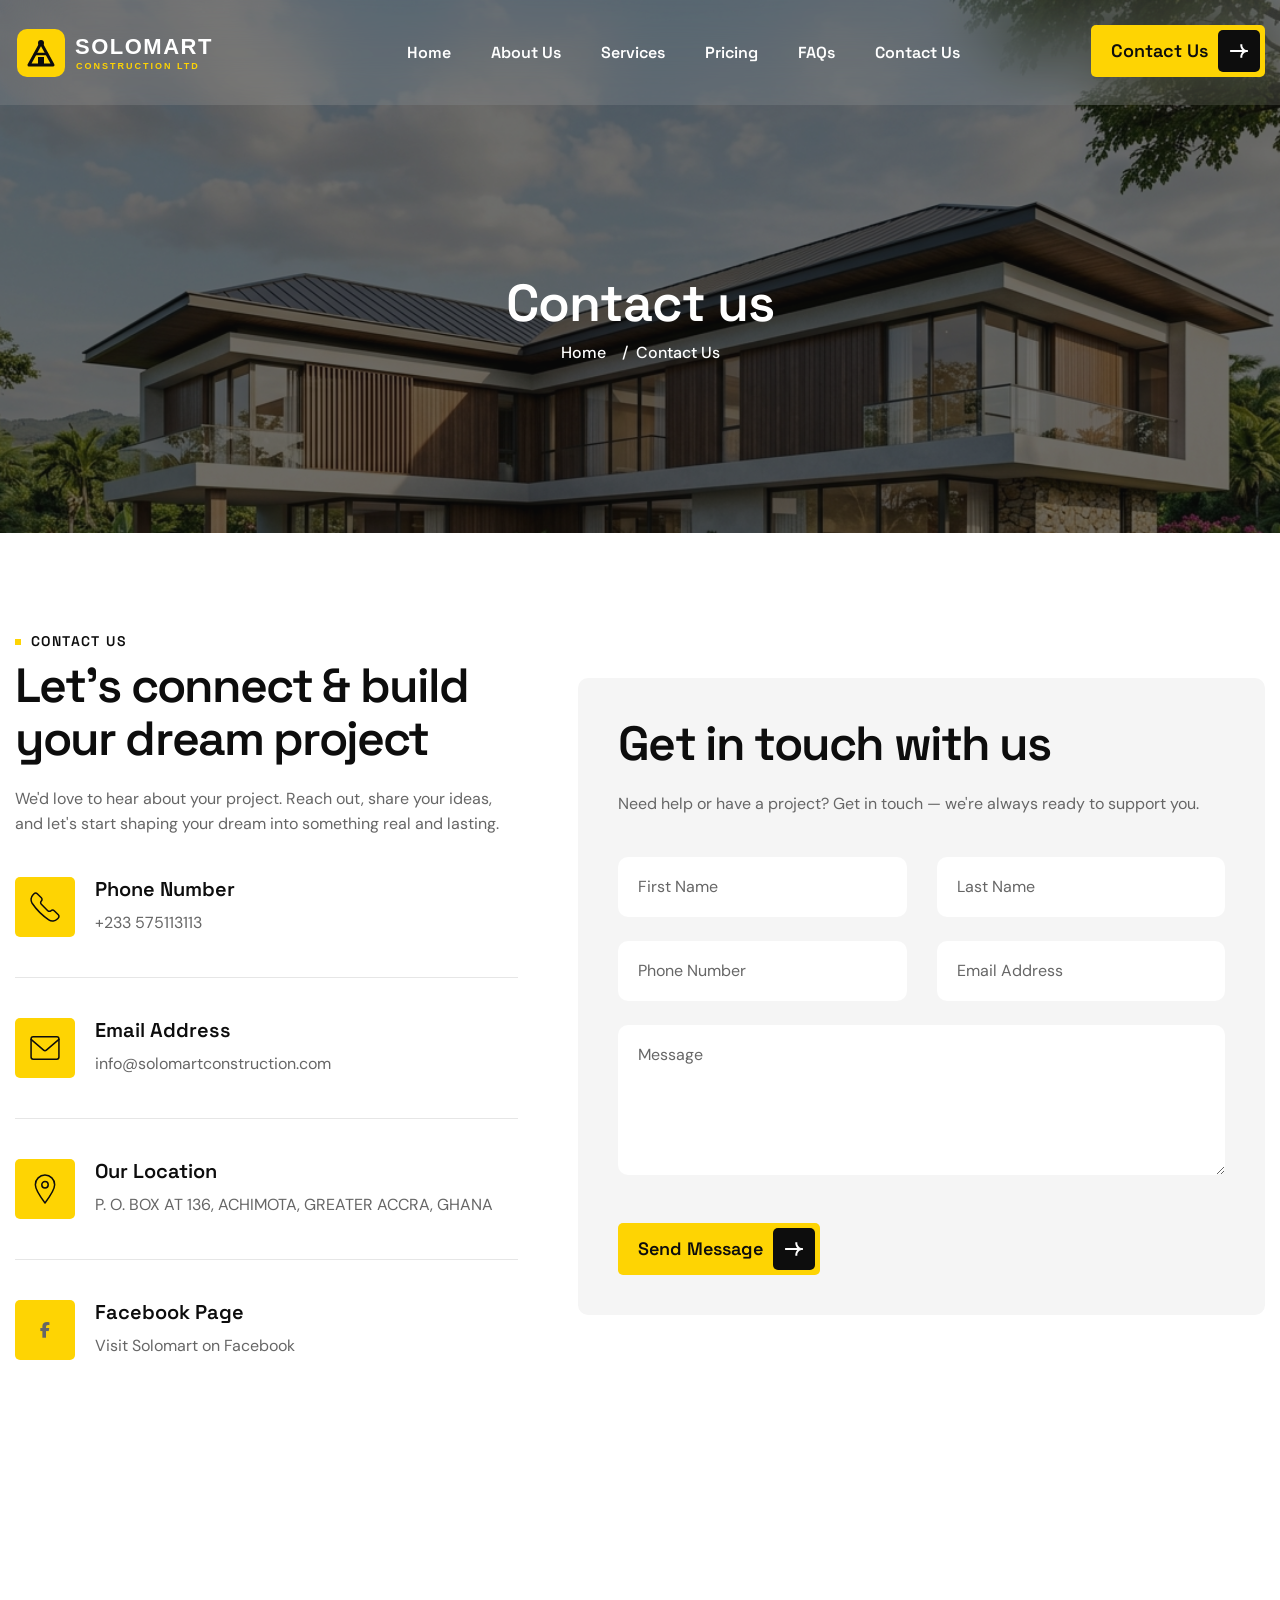
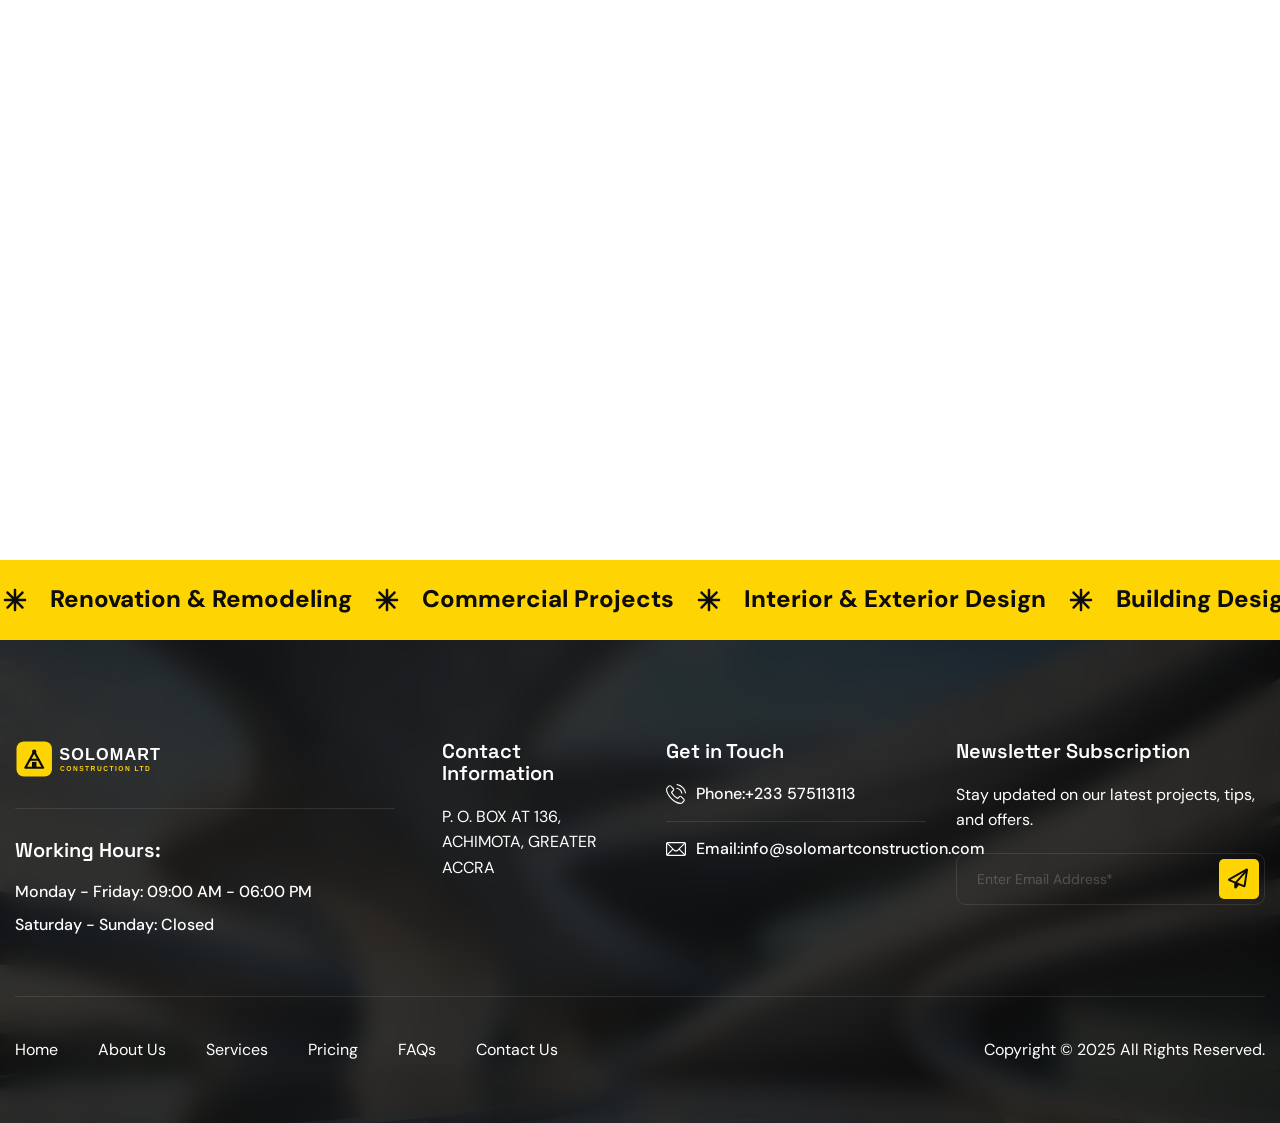
<file: contact.html>
<!DOCTYPE html>
<html lang="zxx">

<head>
	<!-- Meta -->
	<meta charset="utf-8">
	<meta http-equiv="X-UA-Compatible" content="IE=edge">
	<meta name="viewport" content="width=device-width, initial-scale=1.0">
	<meta name="description" content="">
	<meta name="keywords" content="">
	<meta name="author" content="SOLOMART CONSTRUCTION LIMITED">
	<!-- Page Title -->
    <title>Contact - SOLOMART CONSTRUCTION LIMITED</title>
	<!-- Favicon Icon -->
	<link rel="icon" type="image/svg+xml" href="images/favicon.svg?v=2">
	<link rel="alternate icon" type="image/png" href="images/favicon.png?v=2">
	<link rel="shortcut icon" type="image/x-icon" href="images/favicon.png?v=2">
	<!-- Google Fonts Css-->
	<link rel="preconnect" href="https://fonts.googleapis.com/">
    <link rel="preconnect" href="https://fonts.gstatic.com/" crossorigin>
    <link href="https://fonts.googleapis.com/css2?family=DM+Sans:ital,opsz,wght@0,9..40,100..1000;1,9..40,100..1000&amp;family=Space+Grotesk:wght@300..700&amp;display=swap" rel="stylesheet">
	<!-- Bootstrap Css -->
	<link href="css/bootstrap.min.css?v=2" rel="stylesheet" media="screen">
	<!-- SlickNav Css -->
	<link href="css/slicknav.min.css" rel="stylesheet">
	<!-- Swiper Css -->
	<link rel="stylesheet" href="css/swiper-bundle.min.css">
	<!-- Font Awesome Icon Css-->
	<link rel="stylesheet" href="https://cdnjs.cloudflare.com/ajax/libs/font-awesome/6.5.1/css/all.min.css">
	<!-- Animated Css -->
	<link href="css/animate.css" rel="stylesheet">
    <!-- Magnific Popup Core Css File -->
	<link rel="stylesheet" href="css/magnific-popup.css">
	<!-- Mouse Cursor Css File -->
	<link rel="stylesheet" href="css/mousecursor.css">
	<!-- Main Custom Css -->
	<link href="css/custom.css?v=2" rel="stylesheet" media="screen">
</head>
<body>

    <!-- Preloader Start -->
	<div class="preloader">
		<div class="loading-container">
			<div class="loading"></div>
			<div id="loading-icon"><img src="images/loader.svg" alt=""></div>
		</div>
	</div>
	<!-- Preloader End -->

    <!-- Header Start -->
	<header class="main-header">
		<div class="header-sticky">
			<nav class="navbar navbar-expand-lg">
				<div class="container">
					<!-- Logo Start -->
					<a class="navbar-brand" href="index.html">
						<img src="images/logo.svg" alt="Logo">
					</a>
					<!-- Logo End -->

                    <!-- Main Menu Start -->
                    <div class="collapse navbar-collapse main-menu">
                        <div class="nav-menu-wrapper">
                            <ul class="navbar-nav mr-auto" id="menu">
                                <li class="nav-item"><a class="nav-link" href="index.html">Home</a></li>
                                <li class="nav-item"><a class="nav-link" href="about.html">About Us</a></li>
                                <li class="nav-item"><a class="nav-link" href="services.html">Services</a></li>
                                <li class="nav-item"><a class="nav-link" href="pricing.html">Pricing</a></li>
                                <li class="nav-item"><a class="nav-link" href="faqs.html">FAQs</a></li>
                                <li class="nav-item"><a class="nav-link" href="contact.html">Contact Us</a></li>
                            </ul>
                        </div>
                        
                        <!-- Header Btn Start -->
                        <div class="header-btn">
                            <a href="contact.html" class="btn-default btn-highlighted">Contact Us</a>
                        </div>
                        <!-- Header Btn End -->
                    </div>
					<!-- Main Menu End -->
					<div class="navbar-toggle"></div>
				</div>
			</nav>
			<div class="responsive-menu"></div>
		</div>
	</header>
	<!-- Header End -->

    <!-- Page Header Section Start -->
    <div class="page-header parallaxie">
        <div class="container">
            <div class="row">
                <div class="col-lg-12">
                    <!-- Page Header Box Start -->
                    <div class="page-header-box">
                        <h1 class="text-anime-style-3" data-cursor="-opaque">Contact us</h1>
                        <nav class="wow fadeInUp">
                            <ol class="breadcrumb">
                                <li class="breadcrumb-item"><a href="index.html">home</a></li>
                                <li class="breadcrumb-item active" aria-current="page">Contact us</li>
                            </ol>
                        </nav>
                    </div>
                    <!-- Page Header Box End -->
                </div>
            </div>
        </div>
    </div>
    <!-- Page Header Section End -->

    <!-- Page Contact Us Start -->
    <div class="page-contact-us">
        <div class="container">
            <div class="row align-items-center">
                <div class="col-xl-5">
                    <!-- Content Us Content Start -->
                    <div class="contact-us-content">
                        <!-- Section Title Start -->
                        <div class="section-title">
                            <h3 class="wow fadeInUp">Contact Us</h3>
                            <h2 class="text-anime-style-3" data-cursor="-opaque">Let's connect & build your dream project</h2>
                            <p class="wow fadeInUp" data-wow-delay="0.2s">We'd love to hear about your project. Reach out, share your ideas, and let's start shaping your dream into something real and lasting.</p>
                        </div>
                        <!-- Section Title End -->

                        <!-- Contact Info List Start -->
                        <div class="contact-info-list">                            
                            <!-- Contact Info Item Start  -->
                            <div class="contact-info-item wow fadeInUp">
                                <div class="icon-box">
                                    <img src="images/icon-phone-primary.svg" alt="">
                                </div>
                                <div class="contact-info-item-content">
                                    <h3>Phone Number</h3>
                                    <p><a href="tel:+233575113113">+233 575113113</a></p>
                                </div>
                            </div>
                            <!-- Contact Info Item End  -->

                            <!-- Contact Info Item Start  -->
                            <div class="contact-info-item wow fadeInUp" data-wow-delay="0.2s">
                                <div class="icon-box">
                                    <img src="images/icon-mail-primary.svg" alt="">
                                </div>
                                <div class="contact-info-item-content">
                                    <h3>Email Address</h3>
                                    <p><a href="mailto:info@solomartconstruction.com">info@solomartconstruction.com</a></p>
                                </div>
                            </div>
                            <!-- Contact Info Item End  -->

                            <!-- Contact Info Item Start  -->
                            <div class="contact-info-item wow fadeInUp" data-wow-delay="0.4s">
                                <div class="icon-box">
                                    <img src="images/icon-location-primary.svg" alt="">
                                </div>
                                <div class="contact-info-item-content">
                                    <h3>Our Location</h3>
                                    <p>P. O. BOX AT 136, ACHIMOTA, GREATER ACCRA, GHANA</p>
                                </div>
                            </div>
                            <!-- Contact Info Item End  -->
                        
                            <!-- Contact Info Item Start (Facebook) -->
                            <div class="contact-info-item wow fadeInUp" data-wow-delay="0.6s">
                                <div class="icon-box">
                                    <i class="fa-brands fa-facebook-f"></i>
                                </div>
                                <div class="contact-info-item-content">
                                    <h3>Facebook Page</h3>
                                    <p><a href="https://www.facebook.com/profile.php?id=100076154202721" target="_blank" rel="noopener noreferrer">Visit Solomart on Facebook</a></p>
                                </div>
                            </div>
                            <!-- Contact Info Item End -->
                        </div>
                        <!-- Contact Info List End -->
                    </div>
                    <!-- Content Us Content End -->
                </div>

                <div class="col-xl-7">
                     <!-- Contact Us Form Start -->
                    <div class="contact-us-form">
                        <!-- Section Title Start -->
                        <div class="section-title">
                            <h2 class="text-anime-style-3" data-cursor="-opaque">Get in touch with us</h2>
                            <p class="wow fadeInUp">Need help or have a project? Get in touch — we're always ready to support you.</p>
                        </div>
                        <!-- Section Title End -->

                        <!-- Contact Form Start -->
                        <div class="contact-form">
                            <form id="contactForm" action="#" method="POST" data-toggle="validator" class="wow fadeInUp" data-wow-delay="0.2s">
                                <div class="row">
                                    <!-- Honeypot anti-spam field -->
                                    <input type="text" name="website_hp" class="hp-field" tabindex="-1" autocomplete="off" title="Leave blank" placeholder="Leave blank" aria-label="Leave blank">

                                    <div class="form-group col-md-6 mb-4">
                                        <input type="text" name="fname" class="form-control" id="fname" placeholder="First Name" required>
                                        <div class="help-block with-errors"></div>
                                    </div>
            
                                    <div class="form-group col-md-6 mb-4">
                                        <input type="text" name="lname" class="form-control" id="lname" placeholder="Last Name" required>
                                        <div class="help-block with-errors"></div>
                                    </div>
                                    
                                    <div class="form-group col-md-6 mb-4">
                                        <input type="text" name="phone" class="form-control" id="phone" placeholder="Phone Number" required>
                                        <div class="help-block with-errors"></div>
                                    </div>

                                    <div class="form-group col-md-6 mb-4">
                                        <input type="email" name ="email" class="form-control" id="email" placeholder="Email Address" required>
                                        <div class="help-block with-errors"></div>
                                    </div>
            
                                    <div class="form-group col-md-12 mb-5">
                                        <textarea name="message" class="form-control" id="message" rows="6" placeholder="Message"></textarea>
                                        <div class="help-block with-errors"></div>
                                    </div>
            
                                    <div class="col-lg-12">
                                        <div class="contact-form-btn">
                                            <button type="submit" class="btn-default"><span>Send Message</span></button>
                                            <div id="msgSubmit" class="h5 mt-3 d-none"></div>
                                        </div>
                                    </div>
                                </div>
                            </form>
                        </div>
                        <!-- Contact Form End -->
                    </div>
                    <!-- Contact Us Form End -->
                </div>
            </div>
        </div>
    </div>
    <!-- Page Contact Us End -->

    <!-- Google Map Start -->
    <div class="google-map">
        <div class="container-fluid">
            <div class="row no-gutters">
                <div class="col-lg-12">
                    <!-- Google Map Start -->
                    <div class="google-map-iframe">
                        <iframe src="https://maps.google.com/maps?q=Achimota,+Greater+Accra,+Ghana&t=&z=14&ie=UTF8&iwloc=&output=embed" allowfullscreen="" loading="lazy" title="Google Map - Solomart Construction, Achimota, Greater Accra, Ghana"></iframe>
                    </div>
                    <!-- Google Map End -->
                </div>
            </div>
        </div>
    </div>
    <!-- Google Map End -->

    <!-- Main Footer Start -->
    <footer class="main-footer dark-section">
        <!-- Scrolling Ticker Section Start -->
        <div class="footer-scrolling-ticker">
            <!-- Scrolling Ticker Box Start -->
            <div class="scrolling-ticker-box">
                <!-- Scrolling Content Start -->
                <div class="scrolling-content">
                    <span><img src="images/icon-asterisk.svg" alt="">Renovation & Remodeling</span>
                    <span><img src="images/icon-asterisk.svg" alt="">Commercial Projects</span>
                    <span><img src="images/icon-asterisk.svg" alt="">Interior & Exterior Design</span>
                    <span><img src="images/icon-asterisk.svg" alt="">Building Design</span>
                    <span><img src="images/icon-asterisk.svg" alt="">Construction</span>
                    <span><img src="images/icon-asterisk.svg" alt="">Renovation & Remodeling</span>
                    <span><img src="images/icon-asterisk.svg" alt="">Commercial Projects</span>
                    <span><img src="images/icon-asterisk.svg" alt="">Interior & Exterior Design</span>
                    <span><img src="images/icon-asterisk.svg" alt="">Building Design</span>
                    <span><img src="images/icon-asterisk.svg" alt="">Construction</span>
                    <span><img src="images/icon-asterisk.svg" alt="">Renovation & Remodeling</span>
                </div>
                <!-- Scrolling Content End -->
    
                <!-- Scrolling Content Start -->
                <div class="scrolling-content">
                    <span><img src="images/icon-asterisk.svg" alt="">Renovation & Remodeling</span>
                    <span><img src="images/icon-asterisk.svg" alt="">Commercial Projects</span>
                    <span><img src="images/icon-asterisk.svg" alt="">Interior & Exterior Design</span>
                    <span><img src="images/icon-asterisk.svg" alt="">Building Design</span>
                    <span><img src="images/icon-asterisk.svg" alt="">Construction</span>
                    <span><img src="images/icon-asterisk.svg" alt="">Renovation & Remodeling</span>
                    <span><img src="images/icon-asterisk.svg" alt="">Commercial Projects</span>
                    <span><img src="images/icon-asterisk.svg" alt="">Interior & Exterior Design</span>
                    <span><img src="images/icon-asterisk.svg" alt="">Building Design</span>
                    <span><img src="images/icon-asterisk.svg" alt="">Construction</span>
                    <span><img src="images/icon-asterisk.svg" alt="">Renovation & Remodeling</span>
                </div>
                <!-- Scrolling Content End -->
            </div>
            <!-- Scrolling Ticker Box End -->
        </div>
        <!-- Scrolling Ticker Section End -->

        <!-- Footer Box Start -->
        <div class="footer-box">
            <div class="container">
                <div class="row">
                    <div class="col-xl-4">
                        <!-- About Footer Start -->
                        <div class="about-footer">
                            <!-- Footer Logo Start -->
                            <div class="footer-logo">
                                <img src="images/footer-logo.svg" alt="">
                            </div>
                            <!-- Footer Logo End -->

                            <!-- About Footer Content Start -->
                            <div class="footer-working-hours">
                                <h3>Working Hours:</h3>
                                <ul>
                                    <li>Monday - Friday: 09:00 AM - 06:00 PM</li>
                                    <li>Saturday - Sunday: Closed</li>
                                </ul>
                            </div>
                            <!-- About Footer Content End -->
                        </div>
                        <!-- About Footer End -->
                    </div>

                    <div class="col-xl-8">
                        <!-- Footer Links Box Start -->
                        <div class="footer-links-box">
                            <!-- Footer Links Start -->
                            <div class="footer-links footer-location-info">
                                <h3>Contact Information</h3>
                                <p>P. O. BOX AT 136, ACHIMOTA, GREATER ACCRA</p>
                            </div>
                            <!-- Footer Links End -->

                            <!-- Footer Links Start -->
                            <div class="footer-links footer-contact-links">
                                <h3>Get in Touch</h3>
                                <ul>
                                    <li><img src="images/icon-phone-white.svg" alt=""> Phone: <a href="tel:+233575113113"> +233 575113113</a></li>
                                    <li><img src="images/icon-mail-white.svg" alt=""> Email: <a href="mailto:info@solomartconstruction.com"> info@solomartconstruction.com</a></li>
                                </ul>
                            </div>
                            <!-- Footer Links End -->
                            
                            <!-- Footer Newsletter Form Start -->
                            <div class="footer-links footer-newsletter-form">
                                <h3>Newsletter Subscription</h3>
                                <p>Stay updated on our latest projects, tips, and offers.</p>
                                <form id="newslettersForm" action="#" method="POST">
                                    <div class="form-group">
                                        <input type="email" name="mail" class="form-control" id="mail" placeholder="Enter Email Address*" required>
                                        <button type="submit" class="newsletter-btn" aria-label="Subscribe to newsletter"><i class="fa-regular fa-paper-plane"></i></button>
                                    </div>
                                </form>
                            </div>
                            <!-- Footer Newsletter Form End -->
                        </div>
                    </div>

                    <div class="col-lg-12">
                        <!-- Footer Copyright Start -->
                        <div class="footer-copyright">
                            <!-- Footer Menu Start -->
                            <div class="footer-menu">
                                <ul>
                                    <li><a href="index.html">Home</a></li>
                                    <li><a href="about.html">About Us</a></li>
                                    <li><a href="services.html">Services</a></li>
                                    <li><a href="pricing.html">Pricing</a></li>
                                    <li><a href="faqs.html">FAQs</a></li>
                                    <li><a href="contact.html">Contact Us</a></li>
                                </ul>
                            </div>
                            <!-- Footer Menu End -->
                            
                            <!-- Footer Copyright Text Start -->
                            <div class="footer-copyright-text">
                                <p>Copyright © 2025 All Rights Reserved.</p>
                            </div>
                            <!-- Footer Copyright Text End -->
                        </div>
                        <!-- Footer Copyright End -->
                    </div>
                </div>
            </div>
        </div>
        <!-- Footer Box End -->
    </footer>
    <!-- Main Footer End -->

    <!-- Jquery Library File -->
    <script src="js/jquery-3.7.1.min.js"></script>
    <!-- Bootstrap js file -->
    <script src="js/bootstrap.min.js"></script>
    <!-- Validator js file -->
    <script src="js/validator.min.js"></script>
    <!-- SlickNav js file -->
    <script src="js/jquery.slicknav.js"></script>
    <!-- Swiper js file -->
    <script src="js/swiper-bundle.min.js"></script>
    <!-- Counter js file -->
    <script src="js/jquery.waypoints.min.js"></script>
    <script src="js/jquery.counterup.min.js"></script>
    <!-- Isotop js file -->
	<script src="js/isotope.min.js"></script>
    <!-- Magnific js file -->
    <script src="js/jquery.magnific-popup.min.js"></script>
    <!-- SmoothScroll -->
    <script src="js/SmoothScroll.js"></script>
    <!-- Parallax js -->
    <script src="js/parallaxie.js"></script>
    <!-- MagicCursor js file -->
    <script src="js/gsap.min.js"></script>
    <script src="js/magiccursor.js"></script>
    <!-- Text Effect js file -->
    <script src="js/SplitText.min.js"></script>
    <script src="js/ScrollTrigger.min.js"></script>
    <!-- YTPlayer js File -->
    <script src="js/jquery.mb.YTPlayer.min.js"></script>
    <!-- Wow js file -->
    <script src="js/wow.min.js"></script>
    <!-- Main Custom js file -->
    <script src="js/function.js"></script>
	</body>

</html>
</file>
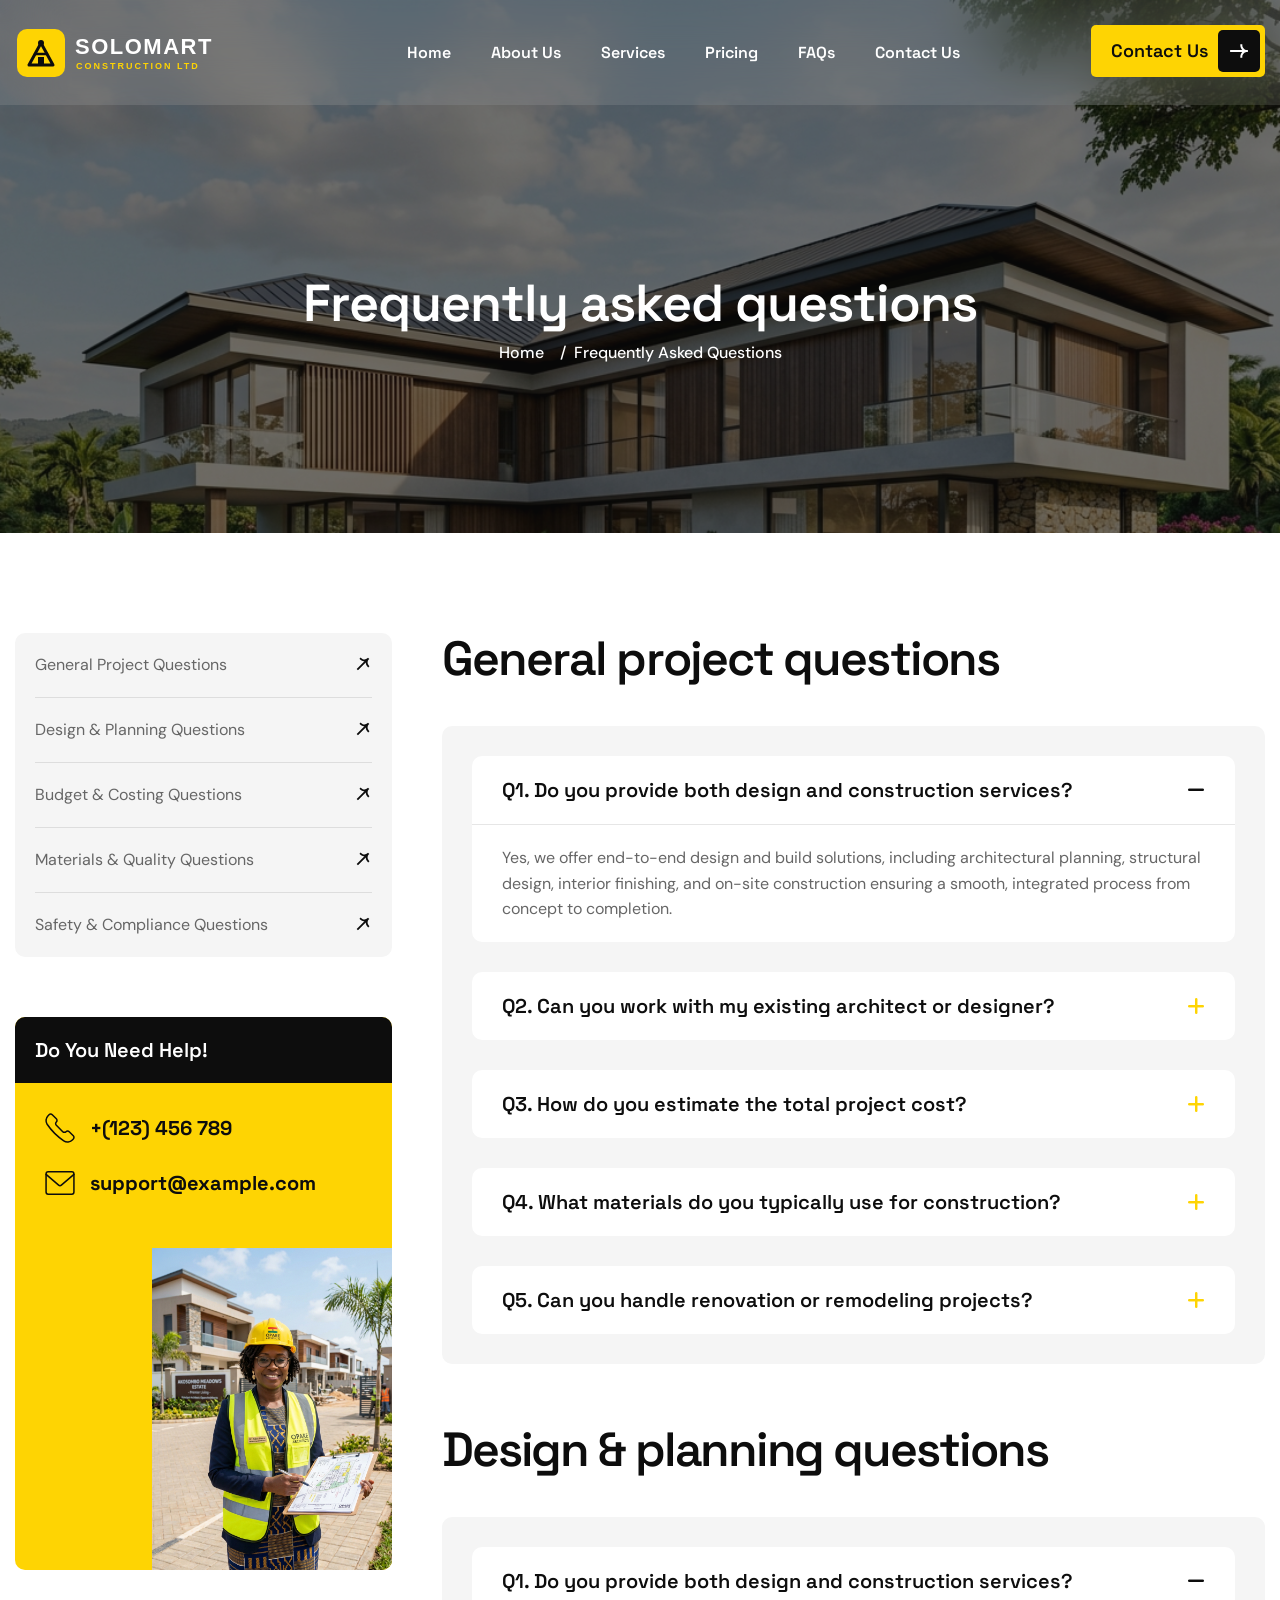
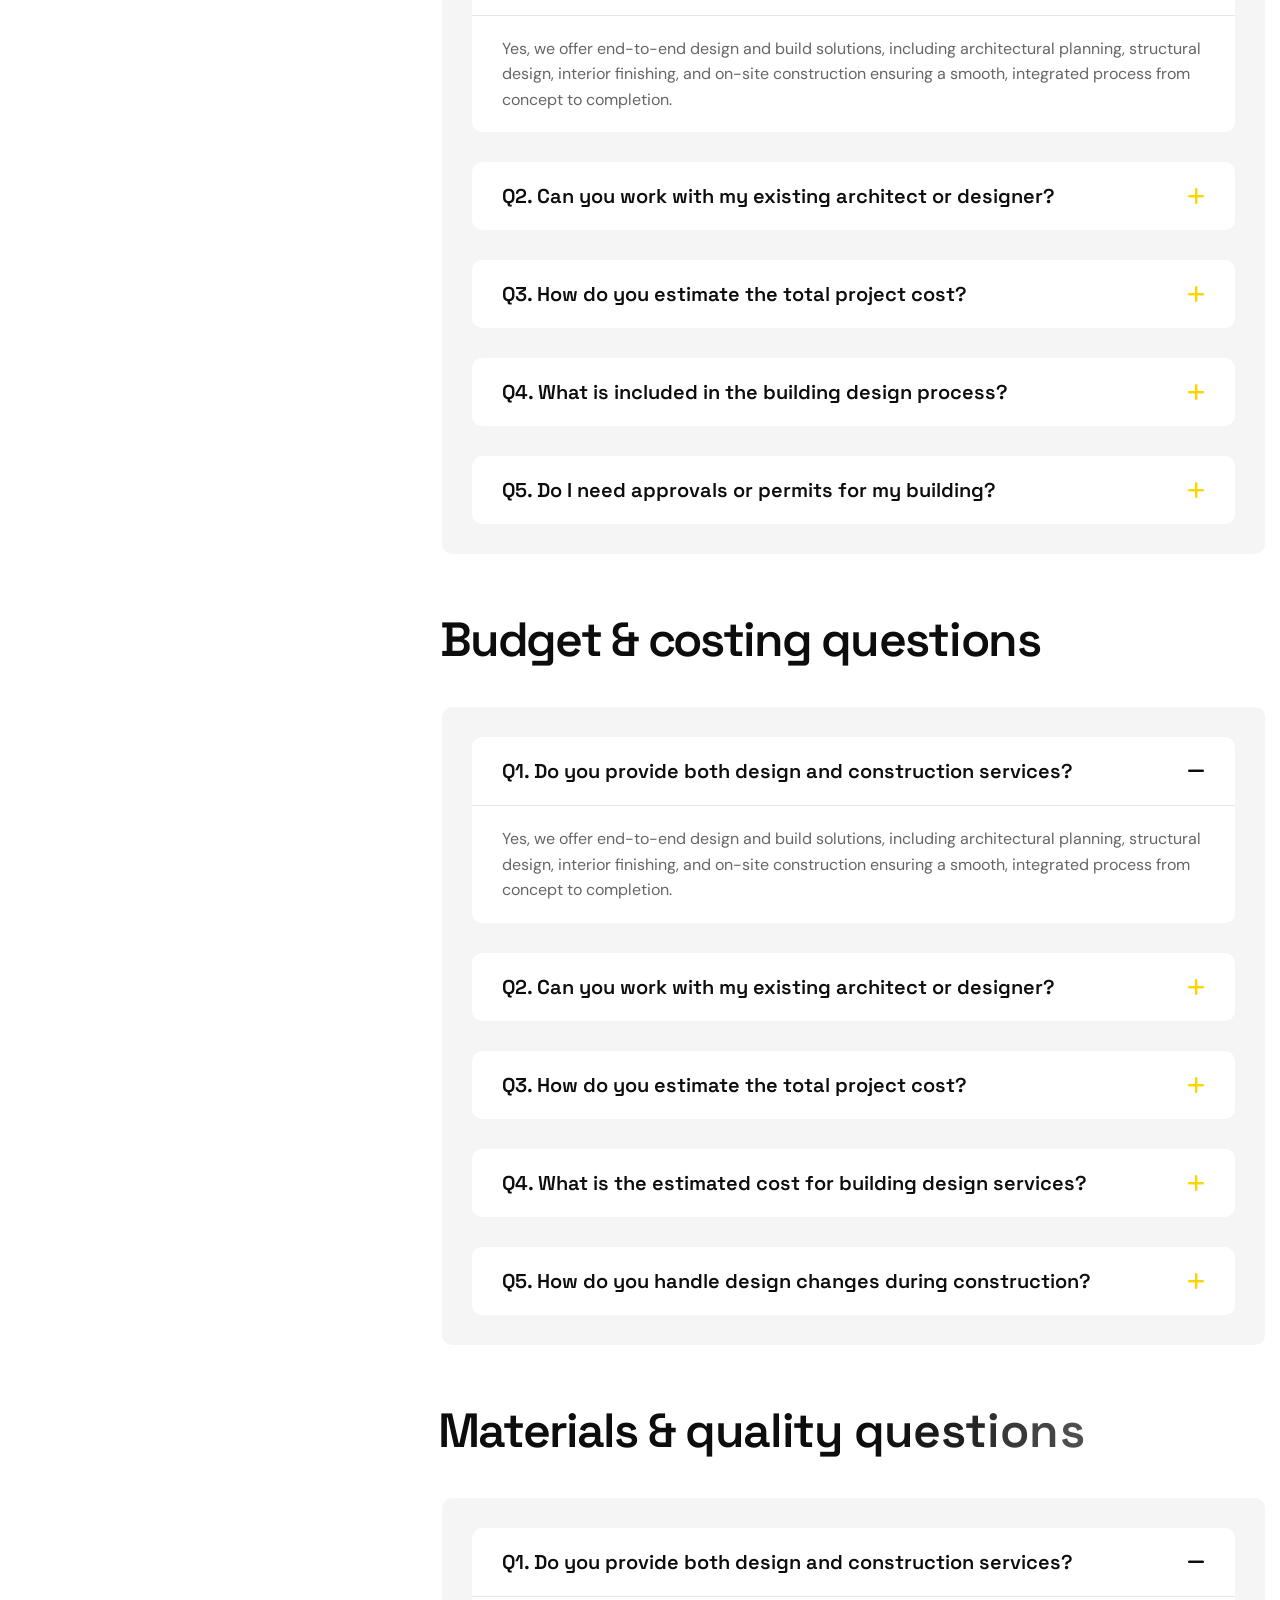
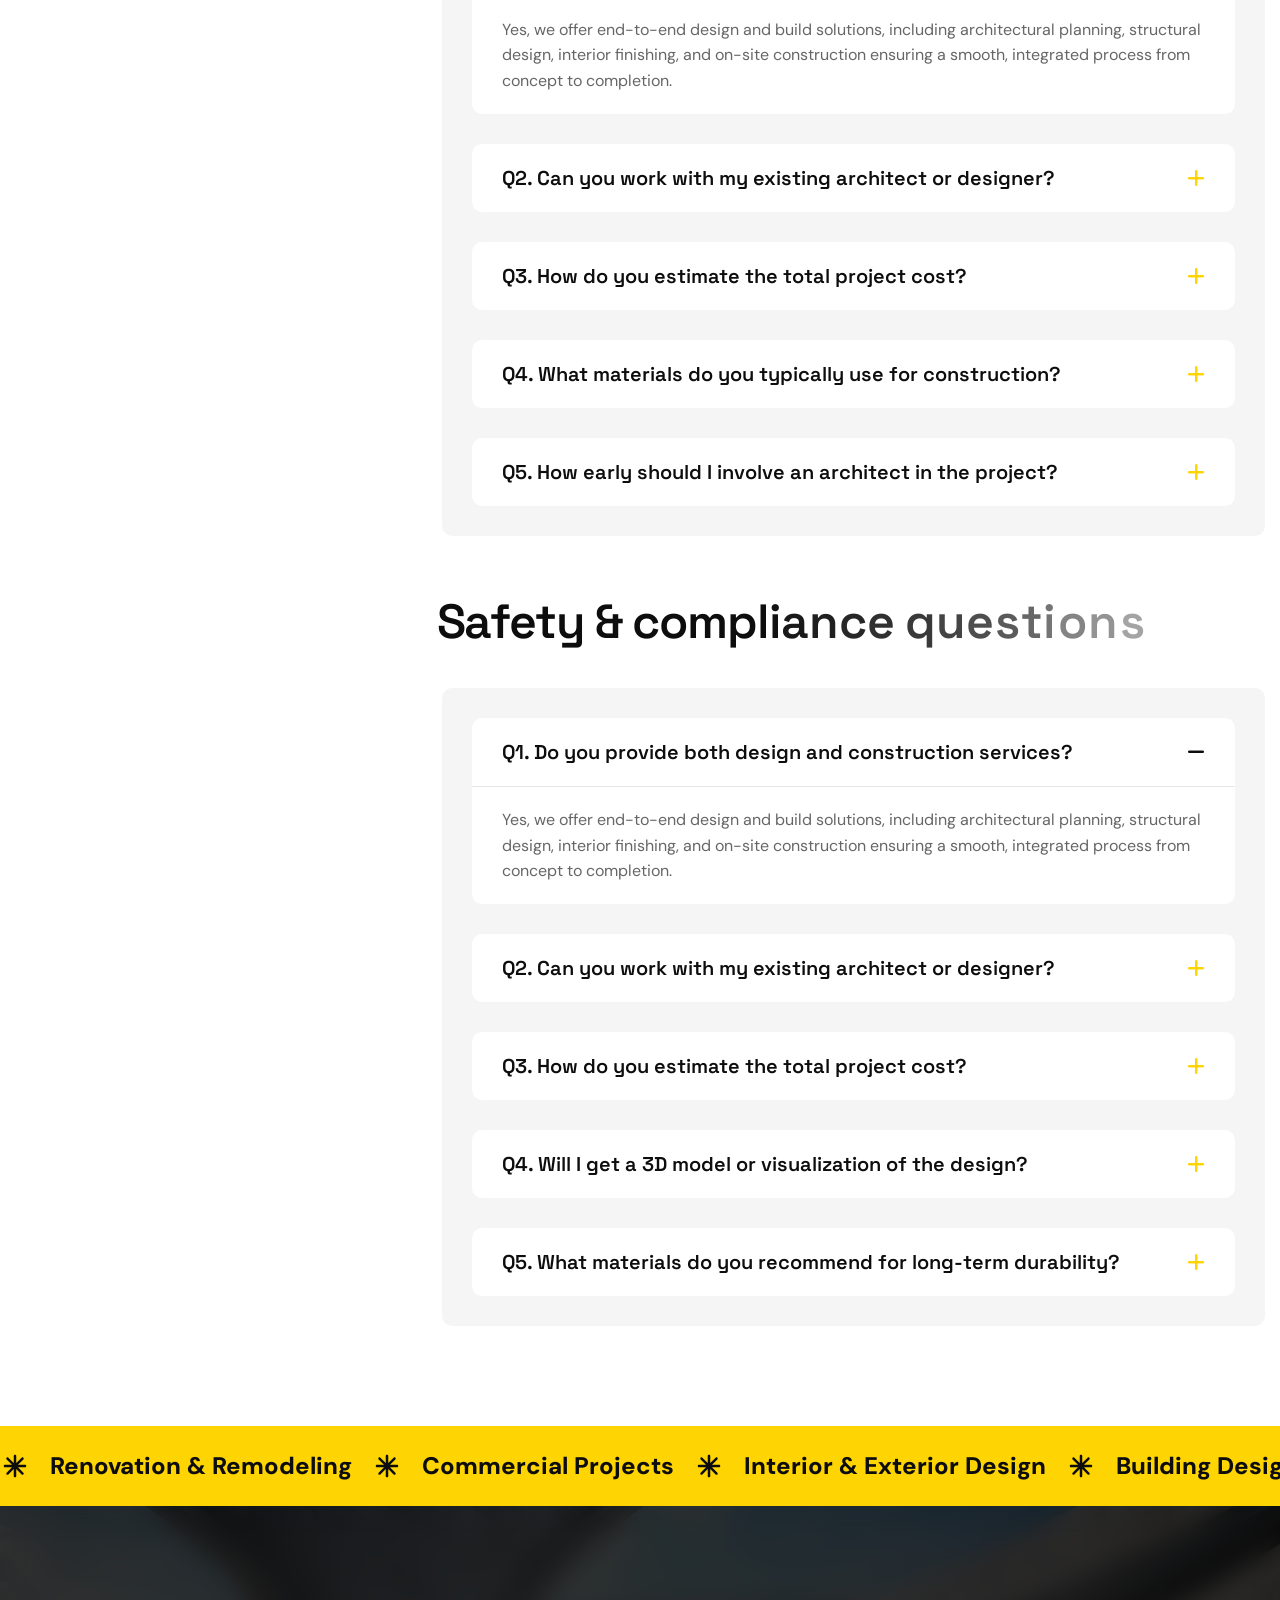
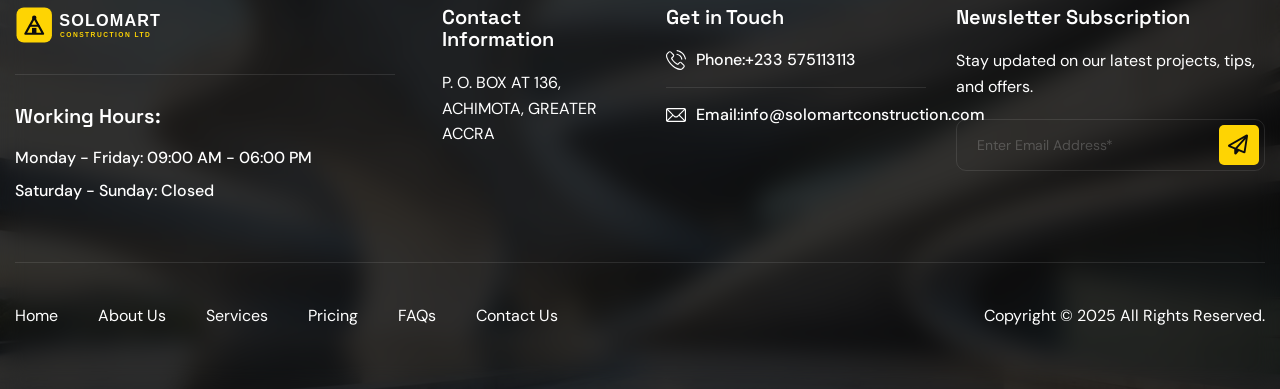
<file: faqs.html>
<!DOCTYPE html>
<html lang="zxx">

<head>
	<!-- Meta -->
	<meta charset="utf-8">
	<meta http-equiv="X-UA-Compatible" content="IE=edge">
	<meta name="viewport" content="width=device-width, initial-scale=1.0">
	<meta name="description" content="">
	<meta name="keywords" content="">
	<meta name="author" content="SOLOMART CONSTRUCTION LIMITED">
	<!-- Page Title -->
    <title>Faqs - SOLOMART CONSTRUCTION LIMITED</title>
	<!-- Favicon Icon -->
	<link rel="icon" type="image/svg+xml" href="images/favicon.svg?v=2">
	<link rel="alternate icon" type="image/png" href="images/favicon.png?v=2">
	<link rel="shortcut icon" type="image/x-icon" href="images/favicon.png?v=2">
	<!-- Google Fonts Css-->
	<link rel="preconnect" href="https://fonts.googleapis.com/">
    <link rel="preconnect" href="https://fonts.gstatic.com/" crossorigin>
    <link href="https://fonts.googleapis.com/css2?family=DM+Sans:ital,opsz,wght@0,9..40,100..1000;1,9..40,100..1000&amp;family=Space+Grotesk:wght@300..700&amp;display=swap" rel="stylesheet">
	<!-- Bootstrap Css -->
	<link href="css/bootstrap.min.css?v=2" rel="stylesheet" media="screen">
	<!-- SlickNav Css -->
	<link href="css/slicknav.min.css" rel="stylesheet">
	<!-- Swiper Css -->
	<link rel="stylesheet" href="css/swiper-bundle.min.css">
	<!-- Font Awesome Icon Css-->
	<link rel="stylesheet" href="https://cdnjs.cloudflare.com/ajax/libs/font-awesome/6.5.1/css/all.min.css">
	<!-- Animated Css -->
	<link href="css/animate.css" rel="stylesheet">
    <!-- Magnific Popup Core Css File -->
	<link rel="stylesheet" href="css/magnific-popup.css">
	<!-- Mouse Cursor Css File -->
	<link rel="stylesheet" href="css/mousecursor.css">
	<!-- Main Custom Css -->
	<link href="css/custom.css?v=2" rel="stylesheet" media="screen">
</head>
<body>

    <!-- Preloader Start -->
	<div class="preloader">
		<div class="loading-container">
			<div class="loading"></div>
			<div id="loading-icon"><img src="images/loader.svg" alt=""></div>
		</div>
	</div>
	<!-- Preloader End -->

    <!-- Header Start -->
	<header class="main-header">
		<div class="header-sticky">
			<nav class="navbar navbar-expand-lg">
				<div class="container">
					<!-- Logo Start -->
					<a class="navbar-brand" href="index.html">
						<img src="images/logo.svg" alt="Logo">
					</a>
					<!-- Logo End -->

                    <!-- Main Menu Start -->
                    <div class="collapse navbar-collapse main-menu">
                        <div class="nav-menu-wrapper">
                            <ul class="navbar-nav mr-auto" id="menu">
                                <li class="nav-item"><a class="nav-link" href="index.html">Home</a></li>
                                <li class="nav-item"><a class="nav-link" href="about.html">About Us</a></li>
                                <li class="nav-item"><a class="nav-link" href="services.html">Services</a></li>
                                <li class="nav-item"><a class="nav-link" href="pricing.html">Pricing</a></li>
                                <li class="nav-item"><a class="nav-link" href="faqs.html">FAQs</a></li>
                                <li class="nav-item"><a class="nav-link" href="contact.html">Contact Us</a></li>
                            </ul>
                        </div>
                        
                        <!-- Header Btn Start -->
                        <div class="header-btn">
                            <a href="contact.html" class="btn-default btn-highlighted">Contact Us</a>
                        </div>
                        <!-- Header Btn End -->
                    </div>
					<!-- Main Menu End -->
					<div class="navbar-toggle"></div>
				</div>
			</nav>
			<div class="responsive-menu"></div>
		</div>
	</header>
	<!-- Header End -->

    <!-- Page Header Section Start -->
    <div class="page-header parallaxie">
        <div class="container">
            <div class="row">
                <div class="col-lg-12">
                    <!-- Page Header Box Start -->
                    <div class="page-header-box">
                        <h1 class="text-anime-style-3" data-cursor="-opaque">Frequently asked questions</h1>
                        <nav class="wow fadeInUp">
                            <ol class="breadcrumb">
                                <li class="breadcrumb-item"><a href="index.html">home</a></li>
                                <li class="breadcrumb-item active" aria-current="page">Frequently asked questions</li>
                            </ol>
                        </nav>
                    </div>
                    <!-- Page Header Box End -->
                </div>
            </div>
        </div>
    </div>
    <!-- Page Header Section End -->

     <!-- Page Faqs Start -->
    <div class="page-faqs">
        <div class="container">
            <div class="row">
                <div class="col-lg-4">
                    <!-- Page Single Sidebar Start -->
                    <div class="page-single-sidebar">
                        <!-- Page Category List Start -->
                        <div class="page-category-list wow fadeInUp">
                            <ul>
                                <li><a href="#faq_1">General Project Questions</a></li>
                                <li><a href="#faq_2">Design & Planning Questions</a></li>
                                <li><a href="#faq_3">Budget & Costing Questions</a></li>
                                <li><a href="#faq_4">Materials & Quality Questions</a></li>
                                <li><a href="#faq_5">Safety & Compliance Questions</a></li>
                            </ul>
                        </div>
                        <!-- Page Category List End -->
                        
                        <!-- Sidebar CTA Box Start -->
                        <div class="sidebar-cta-box wow fadeInUp" data-wow-delay="0.25s">
                            <!-- Sidebar CTA Title Start -->
                            <div class="sidebar-cta-title">
                                <h3>Do You Need Help!</h3>
                            </div>
                            <!-- Sidebar CTA Title End -->

                            <!-- Sidebar CTA Body Start -->
                            <div class="sidebar-cta-body">
                                <div class="sidebar-cta-body-content">
                                    <ul>
                                        <li><img src="images/icon-phone-primary.svg" alt=""><a href="tel:+233575113113">+(123) 456 789</a></li>
                                        <li><img src="images/icon-mail-primary.svg" alt=""><a href="mailto:support@example.com">support@example.com</a></li>
                                    </ul>
                                </div>
                               <div class="sidebar-cta-body-image">
                                    <figure>
                                        <img src="images/sidebar-body-image.png" alt="">
                                    </figure>
                               </div>
                            </div>
                            <!-- Sidebar CTA Body End -->
                        </div>
                        <!-- Sidebar CTA Box End -->
                    </div>
                    <!-- Page Single Sidebar End -->
                </div>

                <div class="col-lg-8">
                    <!-- Page FAQs Catagery Start -->
                    <div class="page-faqs-catagery">
                        <!-- FAQs section start -->
                        <div class="page-single-faqs" id="faq_1">
                            <div class="section-title">
                                <h2 class="text-anime-style-3" data-cursor="-opaque">General project questions</h2>
                            </div>

                            <!-- FAQ Accordion Start -->
                            <div class="faq-accordion our-faq-accordion" id="accordion">
                                <!-- FAQ Item Start -->
                                <div class="accordion-item wow fadeInUp">
                                    <h2 class="accordion-header" id="heading1">
                                        <button class="accordion-button" type="button" data-bs-toggle="collapse" data-bs-target="#collapse1" aria-expanded="true" aria-controls="collapse1">
                                            Q1. Do you provide both design and construction services?
                                        </button>
                                    </h2>
                                    <div id="collapse1" class="accordion-collapse collapse show" aria-labelledby="heading1" data-bs-parent="#accordion">
                                        <div class="accordion-body">
                                            <p>Yes, we offer end-to-end design and build solutions, including architectural planning, structural design, interior finishing, and on-site construction ensuring a smooth, integrated process from concept to completion.</p>
                                        </div>
                                    </div>
                                </div>
                                <!-- FAQ Item End -->

                                <!-- FAQ Item Start -->
                                <div class="accordion-item wow fadeInUp" data-wow-delay="0.2s">
                                    <h2 class="accordion-header" id="heading2">
                                        <button class="accordion-button collapsed" type="button" data-bs-toggle="collapse" data-bs-target="#collapse2" aria-expanded="false" aria-controls="collapse2">
                                            Q2. Can you work with my existing architect or designer?
                                        </button>
                                    </h2>
                                    <div id="collapse2" class="accordion-collapse collapse" aria-labelledby="heading2" data-bs-parent="#accordion">
                                        <div class="accordion-body">
                                            <p>Yes, we offer end-to-end design and build solutions, including architectural planning, structural design, interior finishing, and on-site construction ensuring a smooth, integrated process from concept to completion.</p>
                                        </div>
                                    </div>
                                </div>
                                <!-- FAQ Item End -->

                                <!-- FAQ Item Start -->
                                <div class="accordion-item wow fadeInUp" data-wow-delay="0.4s">
                                    <h2 class="accordion-header" id="heading3">
                                        <button class="accordion-button collapsed" type="button" data-bs-toggle="collapse" data-bs-target="#collapse3" aria-expanded="false" aria-controls="collapse3">
                                            Q3. How do you estimate the total project cost?
                                        </button>
                                    </h2>
                                    <div id="collapse3" class="accordion-collapse collapse" aria-labelledby="heading3" data-bs-parent="#accordion">
                                        <div class="accordion-body">
                                            <p>Yes, we offer end-to-end design and build solutions, including architectural planning, structural design, interior finishing, and on-site construction ensuring a smooth, integrated process from concept to completion.</p>
                                        </div>
                                    </div>
                                </div>
                                <!-- FAQ Item End -->

                                <!-- FAQ Item Start -->
                                <div class="accordion-item wow fadeInUp" data-wow-delay="0.6s">
                                    <h2 class="accordion-header" id="heading4">
                                        <button class="accordion-button collapsed" type="button" data-bs-toggle="collapse" data-bs-target="#collapse4" aria-expanded="false" aria-controls="collapse4">
                                            Q4. What materials do you typically use for construction?
                                        </button>
                                    </h2>
                                    <div id="collapse4" class="accordion-collapse collapse" aria-labelledby="heading4" data-bs-parent="#accordion">
                                        <div class="accordion-body">
                                            <p>Yes, we offer end-to-end design and build solutions, including architectural planning, structural design, interior finishing, and on-site construction ensuring a smooth, integrated process from concept to completion.</p>
                                        </div>
                                    </div>
                                </div>
                                <!-- FAQ Item End -->

                                <!-- FAQ Item Start -->
                                <div class="accordion-item wow fadeInUp" data-wow-delay="0.8s">
                                    <h2 class="accordion-header" id="heading5">
                                        <button class="accordion-button collapsed" type="button" data-bs-toggle="collapse" data-bs-target="#collapse5" aria-expanded="false" aria-controls="collapse5">
                                            Q5. Can you handle renovation or remodeling projects?
                                        </button>
                                    </h2>
                                    <div id="collapse5" class="accordion-collapse collapse" aria-labelledby="heading5" data-bs-parent="#accordion">
                                        <div class="accordion-body">
                                            <p>Yes, we offer end-to-end design and build solutions, including architectural planning, structural design, interior finishing, and on-site construction ensuring a smooth, integrated process from concept to completion.</p>
                                        </div>
                                    </div>
                                </div>
                                <!-- FAQ Item End -->
                            </div>
                            <!-- FAQ Accordion End -->
                        </div>
                        <!-- FAQs section End -->

                        <!-- FAQs section start -->
                        <div class="page-single-faqs" id="faq_2">
                            <div class="section-title">
                                <h2 class="text-anime-style-3" data-cursor="-opaque">Design & planning  questions</h2>
                            </div>

                            <!-- FAQ Accordion Start -->
                            <div class="faq-accordion our-faq-accordion" id="accordion1">
                                <!-- FAQ Item Start -->
                                <div class="accordion-item wow fadeInUp">
                                    <h2 class="accordion-header" id="heading6">
                                        <button class="accordion-button" type="button" data-bs-toggle="collapse" data-bs-target="#collapse6" aria-expanded="true" aria-controls="collapse6">
                                            Q1. Do you provide both design and construction services?
                                        </button>
                                    </h2>
                                    <div id="collapse6" class="accordion-collapse collapse show" aria-labelledby="heading6" data-bs-parent="#accordion1">
                                        <div class="accordion-body">
                                            <p>Yes, we offer end-to-end design and build solutions, including architectural planning, structural design, interior finishing, and on-site construction ensuring a smooth, integrated process from concept to completion.</p>
                                        </div>
                                    </div>
                                </div>
                                <!-- FAQ Item End -->

                                <!-- FAQ Item Start -->
                                <div class="accordion-item wow fadeInUp" data-wow-delay="0.2s">
                                    <h2 class="accordion-header" id="heading7">
                                        <button class="accordion-button collapsed" type="button" data-bs-toggle="collapse" data-bs-target="#collapse7" aria-expanded="false" aria-controls="collapse7">
                                            Q2. Can you work with my existing architect or designer?
                                        </button>
                                    </h2>
                                    <div id="collapse7" class="accordion-collapse collapse" aria-labelledby="heading7" data-bs-parent="#accordion1">
                                        <div class="accordion-body">
                                            <p>Yes, we offer end-to-end design and build solutions, including architectural planning, structural design, interior finishing, and on-site construction ensuring a smooth, integrated process from concept to completion.</p>
                                        </div>
                                    </div>
                                </div>
                                <!-- FAQ Item End -->

                                <!-- FAQ Item Start -->
                                <div class="accordion-item wow fadeInUp" data-wow-delay="0.4s">
                                    <h2 class="accordion-header" id="heading8">
                                        <button class="accordion-button collapsed" type="button" data-bs-toggle="collapse" data-bs-target="#collapse8" aria-expanded="false" aria-controls="collapse8">
                                            Q3. How do you estimate the total project cost?
                                        </button>
                                    </h2>
                                    <div id="collapse8" class="accordion-collapse collapse" aria-labelledby="heading8" data-bs-parent="#accordion1">
                                        <div class="accordion-body">
                                            <p>Yes, we offer end-to-end design and build solutions, including architectural planning, structural design, interior finishing, and on-site construction ensuring a smooth, integrated process from concept to completion.</p>
                                        </div>
                                    </div>
                                </div>
                                <!-- FAQ Item End -->

                                <!-- FAQ Item Start -->
                                <div class="accordion-item wow fadeInUp" data-wow-delay="0.6s">
                                    <h2 class="accordion-header" id="heading9">
                                        <button class="accordion-button collapsed" type="button" data-bs-toggle="collapse" data-bs-target="#collapse9" aria-expanded="false" aria-controls="collapse9">
                                            Q4. What is included in the building design process?
                                        </button>
                                    </h2>
                                    <div id="collapse9" class="accordion-collapse collapse" aria-labelledby="heading9" data-bs-parent="#accordion1">
                                        <div class="accordion-body">
                                            <p>Yes, we offer end-to-end design and build solutions, including architectural planning, structural design, interior finishing, and on-site construction ensuring a smooth, integrated process from concept to completion.</p>
                                        </div>
                                    </div>
                                </div>
                                <!-- FAQ Item End -->

                                <!-- FAQ Item Start -->
                                <div class="accordion-item wow fadeInUp" data-wow-delay="0.8s">
                                    <h2 class="accordion-header" id="heading10">
                                        <button class="accordion-button collapsed" type="button" data-bs-toggle="collapse" data-bs-target="#collapse10" aria-expanded="false" aria-controls="collapse10">
                                            Q5. Do I need approvals or permits for my building?
                                        </button>
                                    </h2>
                                    <div id="collapse10" class="accordion-collapse collapse" aria-labelledby="heading10" data-bs-parent="#accordion1">
                                        <div class="accordion-body">
                                            <p>Yes, we offer end-to-end design and build solutions, including architectural planning, structural design, interior finishing, and on-site construction ensuring a smooth, integrated process from concept to completion.</p>
                                        </div>
                                    </div>
                                </div>
                                <!-- FAQ Item End -->
                            </div>
                            <!-- FAQ Accordion End -->
                        </div>
                        <!-- FAQs section End -->

                        <!-- FAQs section start -->
                        <div class="page-single-faqs" id="faq_3">
                            <div class="section-title">
                                <h2 class="text-anime-style-3" data-cursor="-opaque">Budget & costing questions</h2>
                            </div>

                            <!-- FAQ Accordion Start -->
                            <div class="faq-accordion our-faq-accordion" id="accordion2">
                                <!-- FAQ Item Start -->
                                <div class="accordion-item wow fadeInUp">
                                    <h2 class="accordion-header" id="heading11">
                                        <button class="accordion-button" type="button" data-bs-toggle="collapse" data-bs-target="#collapse11" aria-expanded="true" aria-controls="collapse11">
                                            Q1. Do you provide both design and construction services?
                                        </button>
                                    </h2>
                                    <div id="collapse11" class="accordion-collapse collapse show" aria-labelledby="heading11" data-bs-parent="#accordion2">
                                        <div class="accordion-body">
                                            <p>Yes, we offer end-to-end design and build solutions, including architectural planning, structural design, interior finishing, and on-site construction ensuring a smooth, integrated process from concept to completion.</p>
                                        </div>
                                    </div>
                                </div>
                                <!-- FAQ Item End -->

                                <!-- FAQ Item Start -->
                                <div class="accordion-item wow fadeInUp" data-wow-delay="0.2s">
                                    <h2 class="accordion-header" id="heading12">
                                        <button class="accordion-button collapsed" type="button" data-bs-toggle="collapse" data-bs-target="#collapse12" aria-expanded="false" aria-controls="collapse12">
                                            Q2. Can you work with my existing architect or designer?
                                        </button>
                                    </h2>
                                    <div id="collapse12" class="accordion-collapse collapse" aria-labelledby="heading12" data-bs-parent="#accordion2">
                                        <div class="accordion-body">
                                            <p>Yes, we offer end-to-end design and build solutions, including architectural planning, structural design, interior finishing, and on-site construction ensuring a smooth, integrated process from concept to completion.</p>
                                        </div>
                                    </div>
                                </div>
                                <!-- FAQ Item End -->

                                <!-- FAQ Item Start -->
                                <div class="accordion-item wow fadeInUp" data-wow-delay="0.4s">
                                    <h2 class="accordion-header" id="heading13">
                                        <button class="accordion-button collapsed" type="button" data-bs-toggle="collapse" data-bs-target="#collapse13" aria-expanded="false" aria-controls="collapse13">
                                            Q3. How do you estimate the total project cost?
                                        </button>
                                    </h2>
                                    <div id="collapse13" class="accordion-collapse collapse" aria-labelledby="heading13" data-bs-parent="#accordion2">
                                        <div class="accordion-body">
                                            <p>Yes, we offer end-to-end design and build solutions, including architectural planning, structural design, interior finishing, and on-site construction ensuring a smooth, integrated process from concept to completion.</p>
                                        </div>
                                    </div>
                                </div>
                                <!-- FAQ Item End -->

                                <!-- FAQ Item Start -->
                                <div class="accordion-item wow fadeInUp" data-wow-delay="0.6s">
                                    <h2 class="accordion-header" id="heading14">
                                        <button class="accordion-button collapsed" type="button" data-bs-toggle="collapse" data-bs-target="#collapse14" aria-expanded="false" aria-controls="collapse14">
                                            Q4. What is the estimated cost for building design services?
                                        </button>
                                    </h2>
                                    <div id="collapse14" class="accordion-collapse collapse" aria-labelledby="heading14" data-bs-parent="#accordion2">
                                        <div class="accordion-body">
                                            <p>Yes, we offer end-to-end design and build solutions, including architectural planning, structural design, interior finishing, and on-site construction ensuring a smooth, integrated process from concept to completion.</p>
                                        </div>
                                    </div>
                                </div>
                                <!-- FAQ Item End -->

                                <!-- FAQ Item Start -->
                                <div class="accordion-item wow fadeInUp" data-wow-delay="0.8s">
                                    <h2 class="accordion-header" id="heading15">
                                        <button class="accordion-button collapsed" type="button" data-bs-toggle="collapse" data-bs-target="#collapse15" aria-expanded="false" aria-controls="collapse15">
                                            Q5. How do you handle design changes during construction?
                                        </button>
                                    </h2>
                                    <div id="collapse15" class="accordion-collapse collapse" aria-labelledby="heading15" data-bs-parent="#accordion2">
                                        <div class="accordion-body">
                                            <p>Yes, we offer end-to-end design and build solutions, including architectural planning, structural design, interior finishing, and on-site construction ensuring a smooth, integrated process from concept to completion.</p>
                                        </div>
                                    </div>
                                </div>
                                <!-- FAQ Item End -->
                            </div>
                            <!-- FAQ Accordion End -->
                        </div>
                        <!-- FAQs section End -->

                        <!-- FAQs section start -->
                        <div class="page-single-faqs" id="faq_4">
                            <div class="section-title">
                                <h2 class="text-anime-style-3" data-cursor="-opaque">Materials & quality questions</h2>
                            </div>
                            
                            <!-- FAQ Accordion Start -->
                            <div class="faq-accordion our-faq-accordion" id="accordion3">
                                <!-- FAQ Item Start -->
                                <div class="accordion-item wow fadeInUp">
                                    <h2 class="accordion-header" id="heading16">
                                        <button class="accordion-button" type="button" data-bs-toggle="collapse" data-bs-target="#collapse16" aria-expanded="false" aria-controls="collapse16">
                                            Q1. Do you provide both design and construction services?
                                        </button>
                                    </h2>
                                    <div id="collapse16" class="accordion-collapse collapse show" aria-labelledby="heading16" data-bs-parent="#accordion3">
                                        <div class="accordion-body">
                                            <p>Yes, we offer end-to-end design and build solutions, including architectural planning, structural design, interior finishing, and on-site construction ensuring a smooth, integrated process from concept to completion.</p>
                                        </div>
                                    </div>
                                </div>
                                <!-- FAQ Item End -->

                                <!-- FAQ Item Start -->
                                <div class="accordion-item wow fadeInUp" data-wow-delay="0.2s">
                                    <h2 class="accordion-header" id="heading17">
                                        <button class="accordion-button collapsed" type="button" data-bs-toggle="collapse" data-bs-target="#collapse17" aria-expanded="false" aria-controls="collapse17">
                                            Q2. Can you work with my existing architect or designer?
                                        </button>
                                    </h2>
                                    <div id="collapse17" class="accordion-collapse collapse" aria-labelledby="heading17" data-bs-parent="#accordion3">
                                        <div class="accordion-body">
                                            <p>Yes, we offer end-to-end design and build solutions, including architectural planning, structural design, interior finishing, and on-site construction ensuring a smooth, integrated process from concept to completion.</p>
                                        </div>
                                    </div>
                                </div>
                                <!-- FAQ Item End -->

                                <!-- FAQ Item Start -->
                                <div class="accordion-item wow fadeInUp" data-wow-delay="0.4s">
                                    <h2 class="accordion-header" id="heading18">
                                        <button class="accordion-button collapsed" type="button" data-bs-toggle="collapse" data-bs-target="#collapse18" aria-expanded="false" aria-controls="collapse18">
                                            Q3. How do you estimate the total project cost?
                                        </button>
                                    </h2>
                                    <div id="collapse18" class="accordion-collapse collapse" aria-labelledby="heading18" data-bs-parent="#accordion3">
                                        <div class="accordion-body">
                                            <p>Yes, we offer end-to-end design and build solutions, including architectural planning, structural design, interior finishing, and on-site construction ensuring a smooth, integrated process from concept to completion.</p>
                                        </div>
                                    </div>
                                </div>
                                <!-- FAQ Item End -->

                                <!-- FAQ Item Start -->
                                <div class="accordion-item wow fadeInUp" data-wow-delay="0.6s">
                                    <h2 class="accordion-header" id="heading19">
                                        <button class="accordion-button collapsed" type="button" data-bs-toggle="collapse" data-bs-target="#collapse19" aria-expanded="false" aria-controls="collapse19">
                                            Q4. What materials do you typically use for construction?
                                        </button>
                                    </h2>
                                    <div id="collapse19" class="accordion-collapse collapse" aria-labelledby="heading19" data-bs-parent="#accordion3">
                                        <div class="accordion-body">
                                            <p>Yes, we offer end-to-end design and build solutions, including architectural planning, structural design, interior finishing, and on-site construction ensuring a smooth, integrated process from concept to completion.</p>
                                        </div>
                                    </div>
                                </div>
                                <!-- FAQ Item End -->

                                <!-- FAQ Item Start -->
                                <div class="accordion-item wow fadeInUp" data-wow-delay="0.8s">
                                    <h2 class="accordion-header" id="heading20">
                                        <button class="accordion-button collapsed" type="button" data-bs-toggle="collapse" data-bs-target="#collapse20" aria-expanded="false" aria-controls="collapse20">
                                            Q5. How early should I involve an architect in the project?
                                        </button>
                                    </h2>
                                    <div id="collapse20" class="accordion-collapse collapse" aria-labelledby="heading20" data-bs-parent="#accordion3">
                                        <div class="accordion-body">
                                            <p>Yes, we offer end-to-end design and build solutions, including architectural planning, structural design, interior finishing, and on-site construction ensuring a smooth, integrated process from concept to completion.</p>
                                        </div>
                                    </div>
                                </div>
                                <!-- FAQ Item End -->
                            </div>
                            <!-- FAQ Accordion End -->
                        </div>
                        <!-- FAQs section End -->

                        <!-- FAQs section start -->
                        <div class="page-single-faqs" id="faq_5">
                            <div class="section-title">
                                <h2 class="text-anime-style-3" data-cursor="-opaque">Safety & compliance questions</h2>
                            </div>
                            
                            <!-- FAQ Accordion Start -->
                            <div class="faq-accordion our-faq-accordion" id="accordion4">
                                <!-- FAQ Item Start -->
                                <div class="accordion-item wow fadeInUp">
                                    <h2 class="accordion-header" id="heading21">
                                        <button class="accordion-button" type="button" data-bs-toggle="collapse" data-bs-target="#collapse21" aria-expanded="false" aria-controls="collapse21">
                                            Q1. Do you provide both design and construction services?
                                        </button>
                                    </h2>
                                    <div id="collapse21" class="accordion-collapse collapse show" aria-labelledby="heading21" data-bs-parent="#accordion4">
                                        <div class="accordion-body">
                                            <p>Yes, we offer end-to-end design and build solutions, including architectural planning, structural design, interior finishing, and on-site construction ensuring a smooth, integrated process from concept to completion.</p>
                                        </div>
                                    </div>
                                </div>
                                <!-- FAQ Item End -->

                                <!-- FAQ Item Start -->
                                <div class="accordion-item wow fadeInUp" data-wow-delay="0.2s">
                                    <h2 class="accordion-header" id="heading22">
                                        <button class="accordion-button collapsed" type="button" data-bs-toggle="collapse" data-bs-target="#collapse22" aria-expanded="false" aria-controls="collapse22">
                                            Q2. Can you work with my existing architect or designer?
                                        </button>
                                    </h2>
                                    <div id="collapse22" class="accordion-collapse collapse" aria-labelledby="heading22" data-bs-parent="#accordion4">
                                        <div class="accordion-body">
                                            <p>Yes, we offer end-to-end design and build solutions, including architectural planning, structural design, interior finishing, and on-site construction ensuring a smooth, integrated process from concept to completion.</p>
                                        </div>
                                    </div>
                                </div>
                                <!-- FAQ Item End -->

                                <!-- FAQ Item Start -->
                                <div class="accordion-item wow fadeInUp" data-wow-delay="0.4s">
                                    <h2 class="accordion-header" id="heading23">
                                        <button class="accordion-button collapsed" type="button" data-bs-toggle="collapse" data-bs-target="#collapse23" aria-expanded="false" aria-controls="collapse23">
                                            Q3. How do you estimate the total project cost?
                                        </button>
                                    </h2>
                                    <div id="collapse23" class="accordion-collapse collapse" aria-labelledby="heading23" data-bs-parent="#accordion4">
                                        <div class="accordion-body">
                                            <p>Yes, we offer end-to-end design and build solutions, including architectural planning, structural design, interior finishing, and on-site construction ensuring a smooth, integrated process from concept to completion.</p>
                                        </div>
                                    </div>
                                </div>
                                <!-- FAQ Item End -->

                                <!-- FAQ Item Start -->
                                <div class="accordion-item wow fadeInUp" data-wow-delay="0.6s">
                                    <h2 class="accordion-header" id="heading24">
                                        <button class="accordion-button collapsed" type="button" data-bs-toggle="collapse" data-bs-target="#collapse24" aria-expanded="false" aria-controls="collapse24">
                                            Q4. Will I get a 3D model or visualization of the design?
                                        </button>
                                    </h2>
                                    <div id="collapse24" class="accordion-collapse collapse" aria-labelledby="heading24" data-bs-parent="#accordion4">
                                        <div class="accordion-body">
                                            <p>Yes, we offer end-to-end design and build solutions, including architectural planning, structural design, interior finishing, and on-site construction ensuring a smooth, integrated process from concept to completion.</p>
                                        </div>
                                    </div>
                                </div>
                                <!-- FAQ Item End -->

                                <!-- FAQ Item Start -->
                                <div class="accordion-item wow fadeInUp" data-wow-delay="0.8s">
                                    <h2 class="accordion-header" id="heading25">
                                        <button class="accordion-button collapsed" type="button" data-bs-toggle="collapse" data-bs-target="#collapse25" aria-expanded="false" aria-controls="collapse25">
                                            Q5. What materials do you recommend for long-term durability?
                                        </button>
                                    </h2>
                                    <div id="collapse25" class="accordion-collapse collapse" aria-labelledby="heading25" data-bs-parent="#accordion4">
                                        <div class="accordion-body">
                                            <p>Yes, we offer end-to-end design and build solutions, including architectural planning, structural design, interior finishing, and on-site construction ensuring a smooth, integrated process from concept to completion.</p>
                                        </div>
                                    </div>
                                </div>
                                <!-- FAQ Item End -->
                            </div>
                            <!-- FAQ Accordion End -->
                        </div>
                        <!-- FAQs section End -->
                    </div> 
                    <!-- Page FAQs Catagery End -->
                </div>
            </div>
        </div>
    </div>
    <!-- Page Faqs End -->

    <!-- Main Footer Start -->
    <footer class="main-footer dark-section">
        <!-- Scrolling Ticker Section Start -->
        <div class="footer-scrolling-ticker">
            <!-- Scrolling Ticker Box Start -->
            <div class="scrolling-ticker-box">
                <!-- Scrolling Content Start -->
                <div class="scrolling-content">
                    <span><img src="images/icon-asterisk.svg" alt="">Renovation & Remodeling</span>
                    <span><img src="images/icon-asterisk.svg" alt="">Commercial Projects</span>
                    <span><img src="images/icon-asterisk.svg" alt="">Interior & Exterior Design</span>
                    <span><img src="images/icon-asterisk.svg" alt="">Building Design</span>
                    <span><img src="images/icon-asterisk.svg" alt="">Construction</span>
                    <span><img src="images/icon-asterisk.svg" alt="">Renovation & Remodeling</span>
                    <span><img src="images/icon-asterisk.svg" alt="">Commercial Projects</span>
                    <span><img src="images/icon-asterisk.svg" alt="">Interior & Exterior Design</span>
                    <span><img src="images/icon-asterisk.svg" alt="">Building Design</span>
                    <span><img src="images/icon-asterisk.svg" alt="">Construction</span>
                    <span><img src="images/icon-asterisk.svg" alt="">Renovation & Remodeling</span>
                </div>
                <!-- Scrolling Content End -->
    
                <!-- Scrolling Content Start -->
                <div class="scrolling-content">
                    <span><img src="images/icon-asterisk.svg" alt="">Renovation & Remodeling</span>
                    <span><img src="images/icon-asterisk.svg" alt="">Commercial Projects</span>
                    <span><img src="images/icon-asterisk.svg" alt="">Interior & Exterior Design</span>
                    <span><img src="images/icon-asterisk.svg" alt="">Building Design</span>
                    <span><img src="images/icon-asterisk.svg" alt="">Construction</span>
                    <span><img src="images/icon-asterisk.svg" alt="">Renovation & Remodeling</span>
                    <span><img src="images/icon-asterisk.svg" alt="">Commercial Projects</span>
                    <span><img src="images/icon-asterisk.svg" alt="">Interior & Exterior Design</span>
                    <span><img src="images/icon-asterisk.svg" alt="">Building Design</span>
                    <span><img src="images/icon-asterisk.svg" alt="">Construction</span>
                    <span><img src="images/icon-asterisk.svg" alt="">Renovation & Remodeling</span>
                </div>
                <!-- Scrolling Content End -->
            </div>
            <!-- Scrolling Ticker Box End -->
        </div>
        <!-- Scrolling Ticker Section End -->

        <!-- Footer Box Start -->
        <div class="footer-box">
            <div class="container">
                <div class="row">
                    <div class="col-xl-4">
                        <!-- About Footer Start -->
                        <div class="about-footer">
                            <!-- Footer Logo Start -->
                            <div class="footer-logo">
                                <img src="images/footer-logo.svg" alt="">
                            </div>
                            <!-- Footer Logo End -->

                            <!-- About Footer Content Start -->
                            <div class="footer-working-hours">
                                <h3>Working Hours:</h3>
                                <ul>
                                    <li>Monday - Friday: 09:00 AM - 06:00 PM</li>
                                    <li>Saturday - Sunday: Closed</li>
                                </ul>
                            </div>
                            <!-- About Footer Content End -->
                        </div>
                        <!-- About Footer End -->
                    </div>

                    <div class="col-xl-8">
                        <!-- Footer Links Box Start -->
                        <div class="footer-links-box">
                            <!-- Footer Links Start -->
                            <div class="footer-links footer-location-info">
                                <h3>Contact Information</h3>
                                <p>P. O. BOX AT 136, ACHIMOTA, GREATER ACCRA</p>
                            </div>
                            <!-- Footer Links End -->

                            <!-- Footer Links Start -->
                            <div class="footer-links footer-contact-links">
                                <h3>Get in Touch</h3>
                                <ul>
                                    <li><img src="images/icon-phone-white.svg" alt=""> Phone: <a href="tel:+233575113113"> +233 575113113</a></li>
                                    <li><img src="images/icon-mail-white.svg" alt=""> Email: <a href="mailto:info@solomartconstruction.com"> info@solomartconstruction.com</a></li>
                                </ul>
                            </div>
                            <!-- Footer Links End -->
                            
                            <!-- Footer Newsletter Form Start -->
                            <div class="footer-links footer-newsletter-form">
                                <h3>Newsletter Subscription</h3>
                                <p>Stay updated on our latest projects, tips, and offers.</p>
                                <form id="newslettersForm" action="#" method="POST">
                                    <div class="form-group">
                                        <input type="email" name="mail" class="form-control" id="mail" placeholder="Enter Email Address*" required>
                                        <button type="submit" class="newsletter-btn" aria-label="Subscribe to newsletter"><i class="fa-regular fa-paper-plane"></i></button>
                                    </div>
                                </form>
                            </div>
                            <!-- Footer Newsletter Form End -->
                        </div>
                    </div>

                    <div class="col-lg-12">
                        <!-- Footer Copyright Start -->
                        <div class="footer-copyright">
                            <!-- Footer Menu Start -->
                            <div class="footer-menu">
                                <ul>
                                    <li><a href="index.html">Home</a></li>
                                    <li><a href="about.html">About Us</a></li>
                                    <li><a href="services.html">Services</a></li>
                                    <li><a href="pricing.html">Pricing</a></li>
                                    <li><a href="faqs.html">FAQs</a></li>
                                    <li><a href="contact.html">Contact Us</a></li>
                                </ul>
                            </div>
                            <!-- Footer Menu End -->
                            
                            <!-- Footer Copyright Text Start -->
                            <div class="footer-copyright-text">
                                <p>Copyright © 2025 All Rights Reserved.</p>
                            </div>
                            <!-- Footer Copyright Text End -->
                        </div>
                        <!-- Footer Copyright End -->
                    </div>
                </div>
            </div>
        </div>
        <!-- Footer Box End -->
    </footer>
    <!-- Main Footer End -->

    <!-- Jquery Library File -->
    <script src="js/jquery-3.7.1.min.js"></script>
    <!-- Bootstrap js file -->
    <script src="js/bootstrap.min.js"></script>
    <!-- Validator js file -->
    <script src="js/validator.min.js"></script>
    <!-- SlickNav js file -->
    <script src="js/jquery.slicknav.js"></script>
    <!-- Swiper js file -->
    <script src="js/swiper-bundle.min.js"></script>
    <!-- Counter js file -->
    <script src="js/jquery.waypoints.min.js"></script>
    <script src="js/jquery.counterup.min.js"></script>
    <!-- Isotop js file -->
	<script src="js/isotope.min.js"></script>
    <!-- Magnific js file -->
    <script src="js/jquery.magnific-popup.min.js"></script>
    <!-- SmoothScroll -->
    <script src="js/SmoothScroll.js"></script>
    <!-- Parallax js -->
    <script src="js/parallaxie.js"></script>
    <!-- MagicCursor js file -->
    <script src="js/gsap.min.js"></script>
    <script src="js/magiccursor.js"></script>
    <!-- Text Effect js file -->
    <script src="js/SplitText.min.js"></script>
    <script src="js/ScrollTrigger.min.js"></script>
    <!-- YTPlayer js File -->
    <script src="js/jquery.mb.YTPlayer.min.js"></script>
    <!-- Wow js file -->
    <script src="js/wow.min.js"></script>
    <!-- Main Custom js file -->
    <script src="js/function.js"></script>
	</body>

</html>
</file>
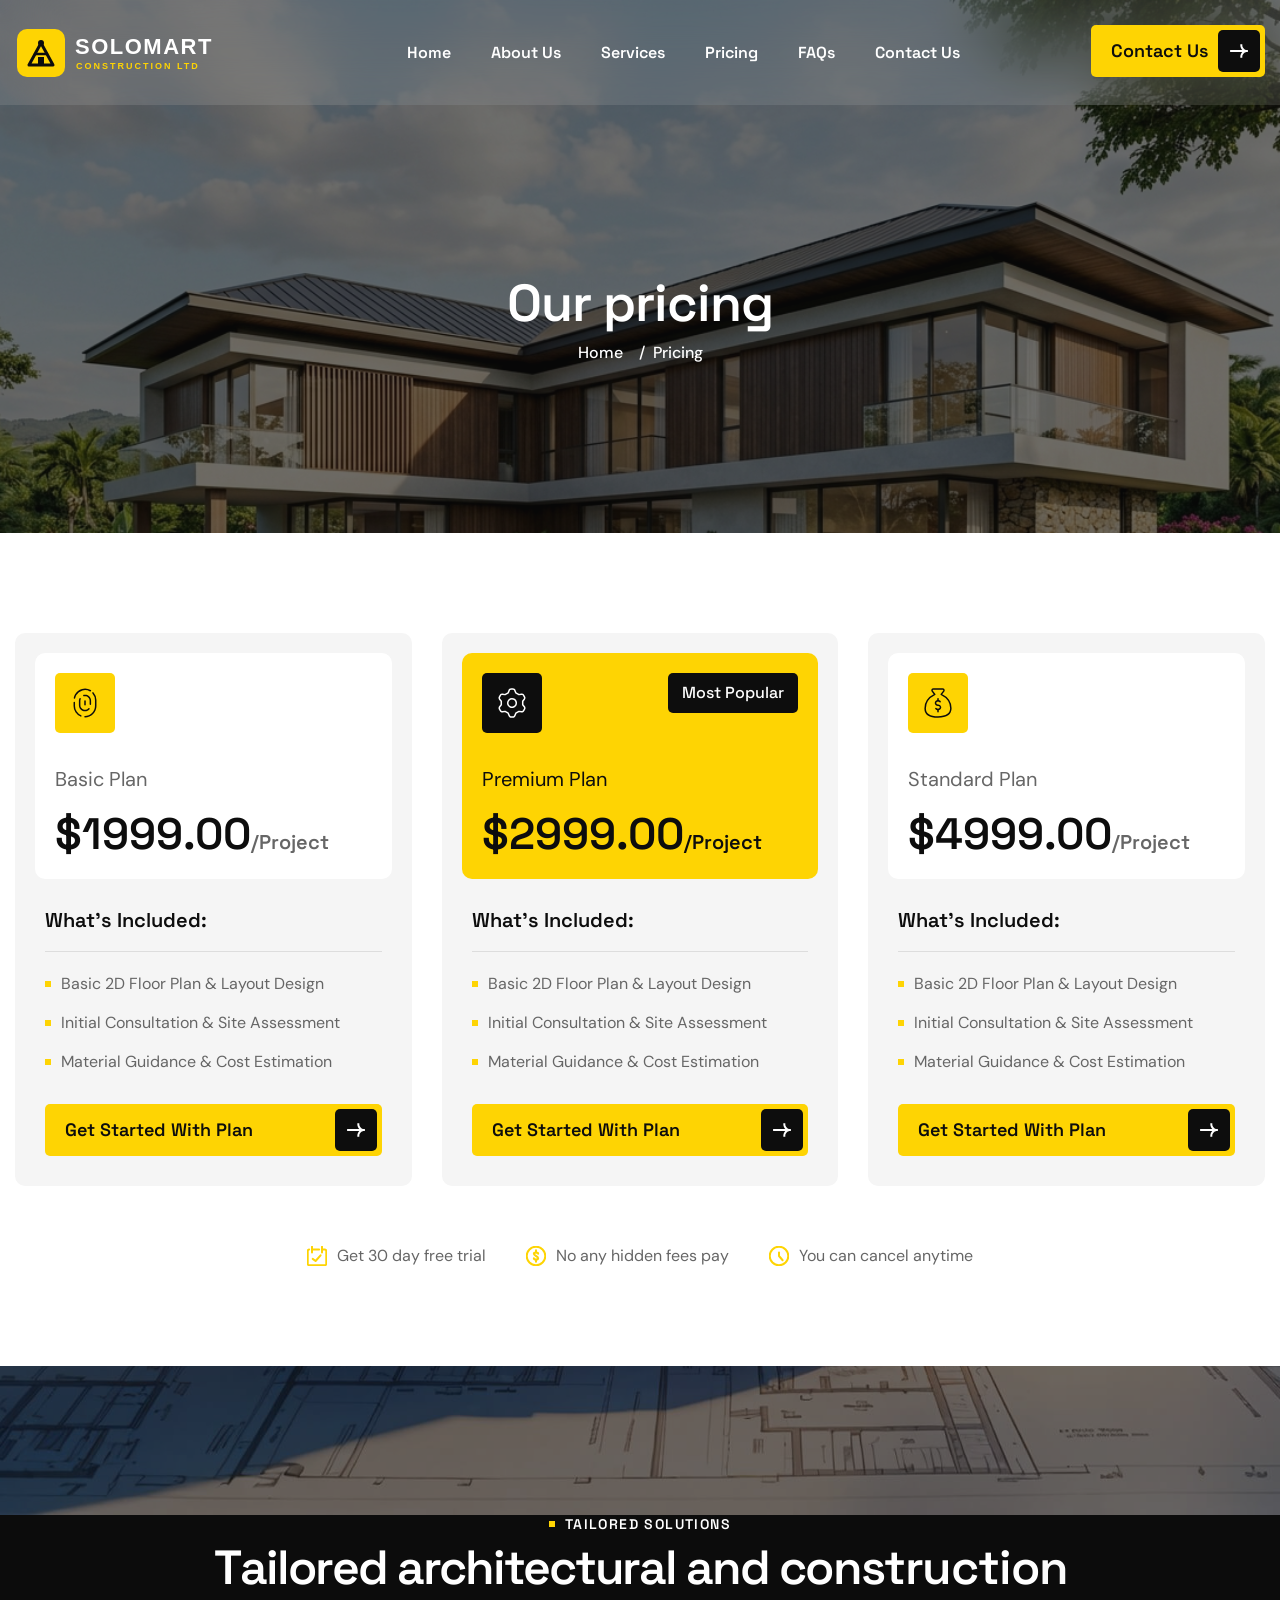
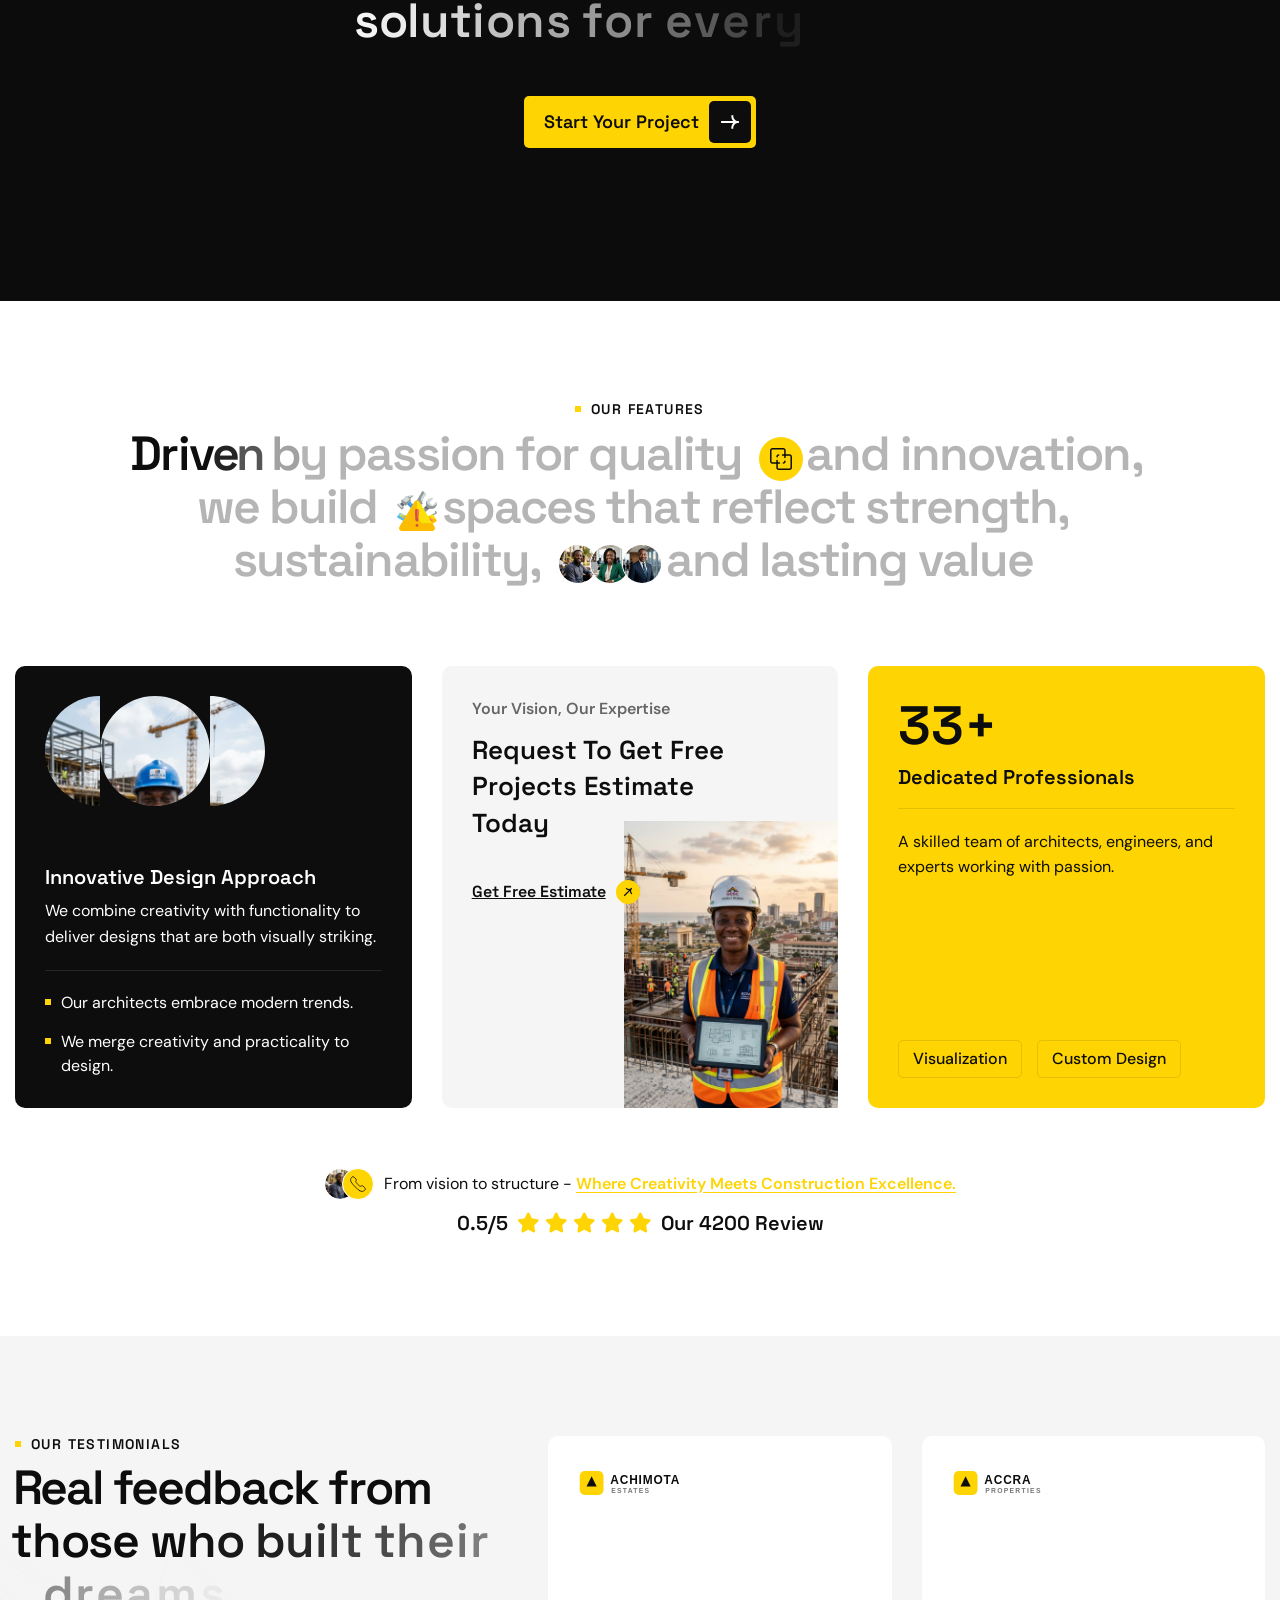
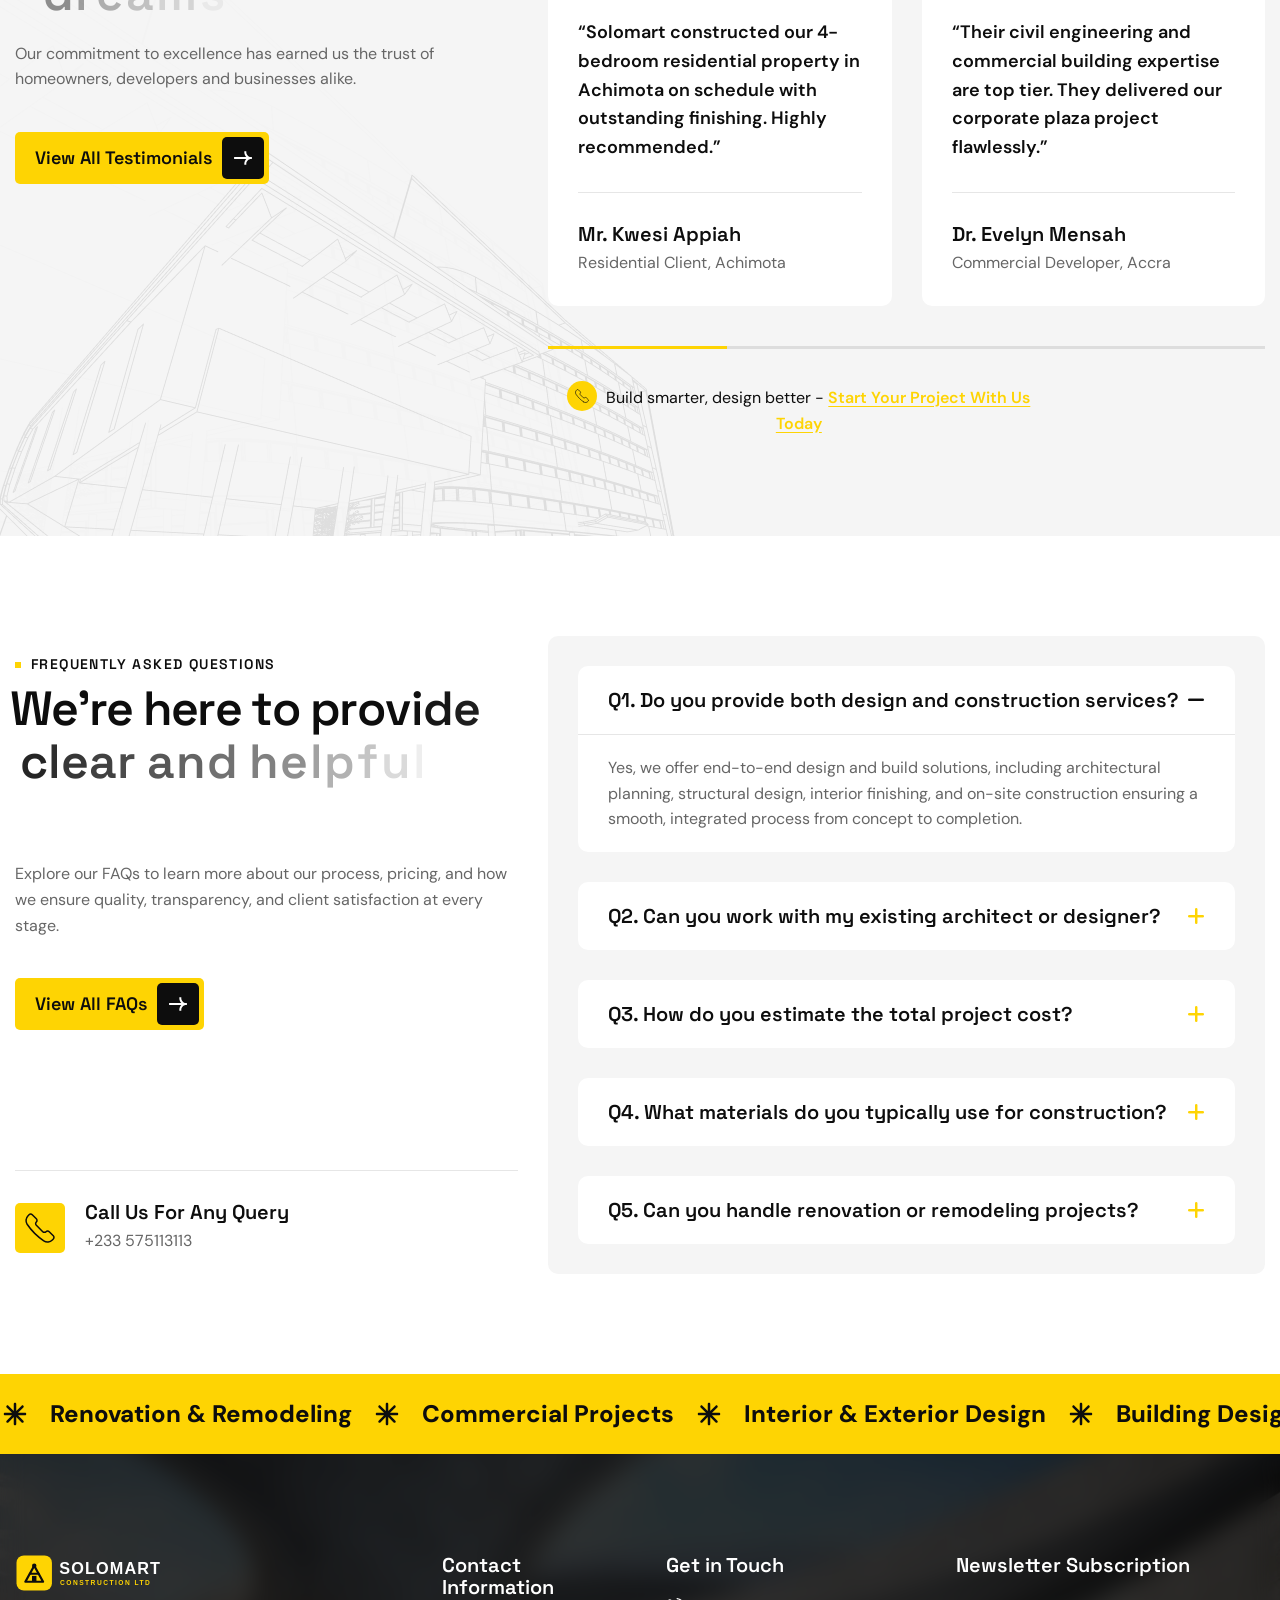
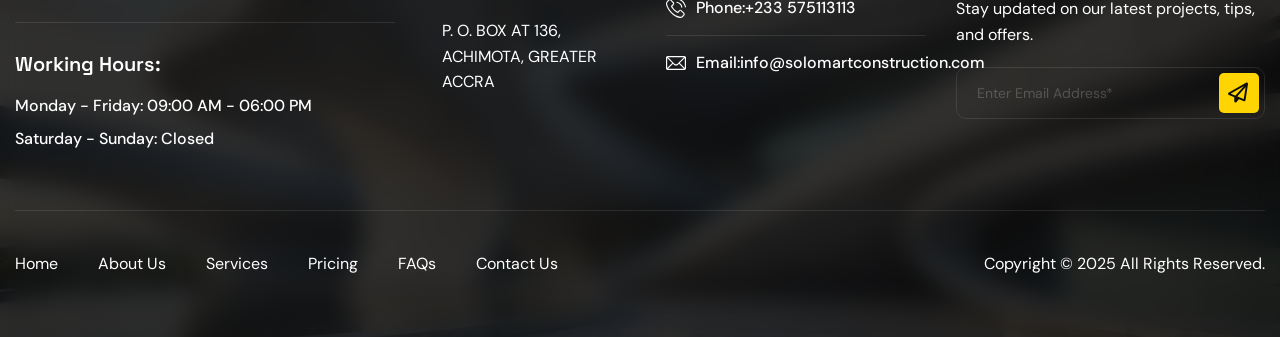
<file: pricing.html>
<!DOCTYPE html>
<html lang="zxx">

<head>
	<!-- Meta -->
	<meta charset="utf-8">
	<meta http-equiv="X-UA-Compatible" content="IE=edge">
	<meta name="viewport" content="width=device-width, initial-scale=1.0">
	<meta name="description" content="">
	<meta name="keywords" content="">
	<meta name="author" content="SOLOMART CONSTRUCTION LIMITED">
	<!-- Page Title -->
    <title>Pricing - SOLOMART CONSTRUCTION LIMITED</title>
	<!-- Favicon Icon -->
	<link rel="icon" type="image/svg+xml" href="images/favicon.svg?v=2">
	<link rel="alternate icon" type="image/png" href="images/favicon.png?v=2">
	<link rel="shortcut icon" type="image/x-icon" href="images/favicon.png?v=2">
	<!-- Google Fonts Css-->
	<link rel="preconnect" href="https://fonts.googleapis.com/">
    <link rel="preconnect" href="https://fonts.gstatic.com/" crossorigin>
    <link href="https://fonts.googleapis.com/css2?family=DM+Sans:ital,opsz,wght@0,9..40,100..1000;1,9..40,100..1000&amp;family=Space+Grotesk:wght@300..700&amp;display=swap" rel="stylesheet">
	<!-- Bootstrap Css -->
	<link href="css/bootstrap.min.css?v=2" rel="stylesheet" media="screen">
	<!-- SlickNav Css -->
	<link href="css/slicknav.min.css" rel="stylesheet">
	<!-- Swiper Css -->
	<link rel="stylesheet" href="css/swiper-bundle.min.css">
	<!-- Font Awesome Icon Css-->
	<link rel="stylesheet" href="https://cdnjs.cloudflare.com/ajax/libs/font-awesome/6.5.1/css/all.min.css">
	<!-- Animated Css -->
	<link href="css/animate.css" rel="stylesheet">
    <!-- Magnific Popup Core Css File -->
	<link rel="stylesheet" href="css/magnific-popup.css">
	<!-- Mouse Cursor Css File -->
	<link rel="stylesheet" href="css/mousecursor.css">
	<!-- Main Custom Css -->
	<link href="css/custom.css?v=2" rel="stylesheet" media="screen">
</head>
<body>

    <!-- Preloader Start -->
	<div class="preloader">
		<div class="loading-container">
			<div class="loading"></div>
			<div id="loading-icon"><img src="images/loader.svg" alt=""></div>
		</div>
	</div>
	<!-- Preloader End -->

    <!-- Header Start -->
	<header class="main-header">
		<div class="header-sticky">
			<nav class="navbar navbar-expand-lg">
				<div class="container">
					<!-- Logo Start -->
					<a class="navbar-brand" href="index.html">
						<img src="images/logo.svg" alt="Logo">
					</a>
					<!-- Logo End -->

                    <!-- Main Menu Start -->
                    <div class="collapse navbar-collapse main-menu">
                        <div class="nav-menu-wrapper">
                            <ul class="navbar-nav mr-auto" id="menu">
                                <li class="nav-item"><a class="nav-link" href="index.html">Home</a></li>
                                <li class="nav-item"><a class="nav-link" href="about.html">About Us</a></li>
                                <li class="nav-item"><a class="nav-link" href="services.html">Services</a></li>
                                <li class="nav-item"><a class="nav-link" href="pricing.html">Pricing</a></li>
                                <li class="nav-item"><a class="nav-link" href="faqs.html">FAQs</a></li>
                                <li class="nav-item"><a class="nav-link" href="contact.html">Contact Us</a></li>
                            </ul>
                        </div>
                        
                        <!-- Header Btn Start -->
                        <div class="header-btn">
                            <a href="contact.html" class="btn-default btn-highlighted">Contact Us</a>
                        </div>
                        <!-- Header Btn End -->
                    </div>
					<!-- Main Menu End -->
					<div class="navbar-toggle"></div>
				</div>
			</nav>
			<div class="responsive-menu"></div>
		</div>
	</header>
	<!-- Header End -->

    <!-- Page Header Section Start -->
    <div class="page-header parallaxie">
        <div class="container">
            <div class="row">
                <div class="col-lg-12">
                    <!-- Page Header Box Start -->
                    <div class="page-header-box">
                        <h1 class="text-anime-style-3" data-cursor="-opaque">Our pricing</h1>
                        <nav class="wow fadeInUp">
                            <ol class="breadcrumb">
                                <li class="breadcrumb-item"><a href="index.html">home</a></li>
                                <li class="breadcrumb-item active" aria-current="page">pricing</li>
                            </ol>
                        </nav>
                    </div>
                    <!-- Page Header Box End -->
                </div>
            </div>
        </div>
    </div>
    <!-- Page Header Section End -->

    <!-- Page Pricing Start -->
    <div class="page-pricing">
        <div class="container">
            <div class="row">
                <div class="col-xl-4 col-md-6">
                    <!-- Pricing Item Start -->
                    <div class="pricing-item wow fadeInUp">
                        <div class="pricing-item-header">
                            <div class="icon-box">
                                <img src="images/icon-pricing-1.svg" alt="">
                            </div>
                            <div class="pricing-item-content">
                                <p>Basic Plan</p>
                                <h2>$1999.00<sub>/Project</sub></h2>
                            </div>
                        </div>
                        <div class="pricing-item-body">
                            <div class="pricing-item-list">
                                <h3>What's Included:</h3>
                                <ul>
                                    <li>Basic 2D Floor Plan & Layout Design</li>
                                    <li>Initial Consultation & Site Assessment</li>
                                    <li>Material Guidance & Cost Estimation</li>
                                </ul>
                            </div>
                            <div class="pricing-item-btn">
                                <a href="contact.html" class="btn-default">Get Started With Plan</a>
                            </div>
                        </div>
                    </div>
                    <!-- Pricing Item End -->
                </div>

                <div class="col-xl-4 col-md-6">
                    <!-- Pricing Item Start -->
                    <div class="pricing-item highlighted-box wow fadeInUp" data-wow-delay="0.2s">
                        <div class="pricing-item-header">
                            <div class="icon-box">
                                <img src="images/icon-pricing-2.svg" alt="">
                            </div>
                            <div class="pricing-item-content">
                                <p>Premium Plan</p>
                                <h2>$2999.00<sub>/Project</sub></h2>
                            </div>
                        </div>
                        <div class="pricing-item-body">
                            <div class="pricing-item-list">
                                <h3>What's Included:</h3>
                                <ul>
                                    <li>Basic 2D Floor Plan & Layout Design</li>
                                    <li>Initial Consultation & Site Assessment</li>
                                    <li>Material Guidance & Cost Estimation</li>
                                </ul>
                            </div>
                            <div class="pricing-item-btn">
                                <a href="contact.html" class="btn-default">Get Started With Plan</a>
                            </div>
                        </div>
                    </div>
                    <!-- Pricing Item End -->
                </div>

                <div class="col-xl-4 col-md-6">
                    <!-- Pricing Item Start -->
                    <div class="pricing-item wow fadeInUp" data-wow-delay="0.4s">
                        <div class="pricing-item-header">
                            <div class="icon-box">
                                <img src="images/icon-pricing-3.svg" alt="">
                            </div>
                            <div class="pricing-item-content">
                                <p>Standard Plan</p>
                                <h2>$4999.00<sub>/Project</sub></h2>
                            </div>
                        </div>
                        <div class="pricing-item-body">
                            <div class="pricing-item-list">
                                <h3>What's Included:</h3>
                                <ul>
                                    <li>Basic 2D Floor Plan & Layout Design</li>
                                    <li>Initial Consultation & Site Assessment</li>
                                    <li>Material Guidance & Cost Estimation</li>
                                </ul>
                            </div>
                            <div class="pricing-item-btn">
                                <a href="contact.html" class="btn-default">Get Started With Plan</a>
                            </div>
                        </div>
                    </div>
                    <!-- Pricing Item End -->
                </div>

                <div class="col-lg-12">
                    <!-- Pricing Benefits List Start -->
                    <div class="pricing-benefit-list wow fadeInUp" data-wow-delay="0.2s">
                        <ul>
                            <li><img src="images/icon-pricing-benefit-1.svg" alt="">Get 30 day free trial</li>
                            <li><img src="images/icon-pricing-benefit-2.svg" alt="">No any hidden fees pay</li>
                            <li><img src="images/icon-pricing-benefit-3.svg" alt="">You can cancel anytime</li>
                        </ul>
                    </div>
                    <!-- Pricing Benefits List End -->
                </div>
            </div>
        </div>
    </div>
    <!-- Page Pricing End -->

    <!-- Our Story Section Start -->
    <div class="our-story dark-section parallaxie">
        <div class="container">
            <div class="row">
                <div class="col-lg-12">
                    <!-- Our Story Content Start -->
                    <div class="our-story-content">
                        <!-- Section Title Start -->
                        <div class="section-title">
                            <h3 class="wow fadeInUp">Tailored Solutions</h3>
                            <h2 class="text-anime-style-3" data-cursor="-opaque">Tailored architectural and construction solutions for every budget</h2>
                        </div>
                        <!-- Section Title End -->

                        <!-- Story Action Button Start -->
                        <div class="story-btn mt-5 wow fadeInUp" data-wow-delay="0.3s">
                            <a href="contact.html" class="btn-default btn-highlighted"><span>Start Your Project</span></a>
                        </div>
                        <!-- Story Action Button End -->
                    </div>
                    <!-- Our Story Content End -->
                </div>
            </div>
        </div>
    </div>
    <!-- Our Story Section End -->

    <!-- Our Features Section Start -->
    <div class="our-features">
        <div class="container">
            <div class="row section-row">
                <div class="col-lg-12">
                    <!-- Section Title Start -->
                    <div class="section-title section-title-center">
                        <h3 class="wow fadeInUp">Our Features</h3>
                        <h2 class="text-effect" data-cursor="-opaque">Driven by passion for quality <span class="feature-title-img-1"><img src="images/icon-feature-title-1.svg" alt=""></span> and innovation, we build <span class="feature-title-img-2"><img src="images/icon-feature-title-2.svg" alt=""></span> spaces that reflect strength, sustainability, <span class="feature-title-img-3"><img src="images/author-1.jpg" alt=""><img src="images/author-2.jpg" alt=""><img src="images/author-3.jpg" alt=""></span> and lasting value</h2>
                    </div>
                    <!-- Section Title End -->
                </div>
            </div>

            <div class="row">
                <div class="col-xl-4 col-md-6 order-1">
                    <!-- Feature Item Start -->
                    <div class="feature-item box-1 wow fadeInUp">
                        <div class="feature-item-shape-image">
                            <figure>
                                <img src="images/feature-item-image-1.jpg" alt="">
                            </figure>
                        </div>
                        <div class="feature-item-content-box">
                            <div class="feature-item-content">
                                <h3>Innovative Design Approach</h3>
                                <p>We combine creativity with functionality to deliver designs that are both visually striking.</p>
                            </div>
                            <div class="feature-item-list">
                                <ul>
                                    <li>Our architects embrace modern trends.</li>
                                    <li>We merge creativity and practicality to design.</li>
                                </ul>
                            </div>
                        </div>
                    </div>
                    <!-- Feature Item End -->
                </div>

                <div class="col-xl-4 order-xl-2 order-md-3 order-2">
                    <!-- Feature Item Start -->
                    <div class="feature-item box-2 wow fadeInUp" data-wow-delay="0.2s">
                        <div class="feature-item-info">
                            <div class="feature-item-info-content">
                                <p>Your Vision, Our Expertise</p>
                                <h3>Request To Get Free Projects Estimate Today</h3>
                            </div>
                            <div class="feature-item-btn">
                                <a href="contact.html" class="readmore-btn">Get Free Estimate</a>
                            </div>
                        </div>
                        <div class="feature-item-image">
                            <figure>
                                <img src="images/feature-item-image-2.png" alt="">
                            </figure>
                        </div>
                    </div>
                    <!-- Feature Item End -->
                </div>

                <div class="col-xl-4 col-md-6 order-xl-3 order-md-2 order-3">
                    <!-- Feature Item Start -->
                    <div class="feature-item box-3 wow fadeInUp" data-wow-delay="0.4s">
                        <div class="feature-item-content-box">
                            <div class="feature-item-content">
                                <h2><span class="counter">250</span>+</h2>
                                <h3>Dedicated Professionals</h3>
                            </div>
                            <div class="feature-item-counter-info">
                                <p>A skilled team of architects, engineers, and experts working with passion.</p>
                            </div>
                        </div>
                        <div class="feature-item-tag-list">
                            <ul>
                                <li>Visualization</li>
                                <li>Custom Design</li>
                            </ul>
                        </div>
                    </div>
                    <!-- Feature Item End -->
                </div>

                <div class="col-lg-12 order-5">
                    <!-- Section Footer Text Start -->
                    <div class="section-footer-text section-satisfy-img wow fadeInUp" data-wow-delay="0.2s">
                        <!-- Satisfy Client Images Start -->
                        <div class="satisfy-client-images">
                            <div class="satisfy-client-image">
                                <figure class="image-anime">
                                    <img src="images/author-1.jpg" alt="">
                                </figure>
                            </div>
                            <div class="satisfy-client-image add-more">
                                <img src="images/icon-phone-primary.svg" alt="">
                            </div>
                        </div>
                        <!-- Satisfy Client Images End -->
                        <p>From vision to structure - <a href="contact.html">where creativity meets construction excellence.</a></p>
                        <ul>
                            <li><span class="counter">4.9</span>/5</li>
                            <li>
                                <i class="fa-solid fa-star"></i>
                                <i class="fa-solid fa-star"></i>
                                <i class="fa-solid fa-star"></i>
                                <i class="fa-solid fa-star"></i>
                                <i class="fa-solid fa-star"></i>
                            </li>
                            <li>Our 4200 Review</li>
                        </ul>
                    </div>
                    <!-- Section Footer Text End -->
                </div>
            </div>
        </div>
    </div>
    <!-- Our Features Section End -->

    <!-- Our Testimonials Section Start -->
    <div class="our-testimonials">
        <div class="container">
            <div class="row">
                <div class="col-xl-5">
                    <!-- Testimonial Content Start -->
                    <div class="our-testimonial-content">
                        <!-- Section Title Start -->
                        <div class="section-title">
                            <h3 class="wow fadeInUp">Our Testimonials</h3>
                            <h2 class="text-anime-style-3" data-cursor="-opaque">Real feedback from those who built their dreams</h2>
                            <p class="wow fadeInUp" data-wow-delay="0.2s">Our commitment to excellence has earned us the trust of homeowners, developers and businesses alike.</p>
                        </div>
                        <!-- Section Title End -->

                        <!-- Testimonial Button Start -->
                        <div class="testimonial-btn wow fadeInUp" data-wow-delay="0.4s">
                            <a href="contact.html" class="btn-default">View all testimonials</a>
                        </div>
                        <!-- Testimonial Button End -->
                    </div>
                    <!-- Testimonial Content End -->
                </div>
                
                <div class="col-xl-7">
                    <!-- Testimonial Slider Box Start -->
                    <div class="testimonial-slider-box">
                        <!-- Testimonial Slider Start -->
                        <div class="testimonial-slider">
                            <div class="swiper">
                                <div class="swiper-wrapper" data-cursor-text="Drag">
<!-- Testimonial Slide Start -->
                                    <div class="swiper-slide">
                                        <!-- Testimonial Item Start -->
                                        <div class="testimonial-item">
                                            <div class="testimonial-company-logo">
                                                <img src="images/company-logo-1.svg" alt="Achimota Estates">
                                            </div> 
                                            <div class="testimonial-item-body">
                                                <div class="testimonial-item-content">
                                                    <p>“Solomart constructed our 4-bedroom residential property in Achimota on schedule with outstanding finishing. Highly recommended.”</p>
                                                </div>
                                                <div class="testimonial-author-content">
                                                    <h3>Mr. Kwesi Appiah</h3>
                                                    <p>Residential Client, Achimota</p>
                                                </div>
                                            </div>
                                        </div>
                                        <!-- Testimonial Item End -->
                                    </div>
                                    <!-- Testimonial Slide End -->
                                    
                                    <!-- Testimonial Slide Start -->
                                    <div class="swiper-slide">
                                        <!-- Testimonial Item Start -->
                                        <div class="testimonial-item">
                                            <div class="testimonial-company-logo">
                                                <img src="images/company-logo-2.svg" alt="Accra Properties">
                                            </div> 
                                            <div class="testimonial-item-body">
                                                <div class="testimonial-item-content">
                                                    <p>“Their civil engineering and commercial building expertise are top tier. They delivered our corporate plaza project flawlessly.”</p>
                                                </div>
                                                <div class="testimonial-author-content">
                                                    <h3>Dr. Evelyn Mensah</h3>
                                                    <p>Commercial Developer, Accra</p>
                                                </div>
                                            </div>
                                        </div>
                                        <!-- Testimonial Item End -->
                                    </div>
                                    <!-- Testimonial Slide End -->
                                    
                                    <!-- Testimonial Slide Start -->
                                    <div class="swiper-slide">
                                        <!-- Testimonial Item Start -->
                                        <div class="testimonial-item">
                                            <div class="testimonial-company-logo">
                                                <img src="images/company-logo-3.svg" alt="Ghana Realty">
                                            </div> 
                                            <div class="testimonial-item-body">
                                                <div class="testimonial-item-content">
                                                    <p>“Reliable foundation works, paving, and site drainage. Solomart managed our civil construction with total professionalism.”</p>
                                                </div>
                                                <div class="testimonial-author-content">
                                                    <h3>Ing. Nana Osei Boateng</h3>
                                                    <p>Infrastructure Client, Greater Accra</p>
                                                </div>
                                            </div>
                                        </div>
                                        <!-- Testimonial Item End -->
                                    </div>
                                    <!-- Testimonial Slide End -->
                                    
                                    <!-- Testimonial Slide Start -->
                                    <div class="swiper-slide">
                                        <!-- Testimonial Item Start -->
                                        <div class="testimonial-item">
                                            <div class="testimonial-company-logo">
                                                <img src="images/company-logo-4.svg" alt="West Africa Homes">
                                            </div> 
                                            <div class="testimonial-item-body">
                                                <div class="testimonial-item-content">
                                                    <p>“Transparent billing, excellent craftsmanship, and dedicated engineers. The most reliable construction firm in Ghana.”</p>
                                                </div>
                                                <div class="testimonial-author-content">
                                                    <h3>Akosua Darko</h3>
                                                    <p>Homeowner, Airport Residential</p>
                                                </div>
                                            </div>
                                        </div>
                                        <!-- Testimonial Item End -->
                                    </div>
                                    <!-- Testimonial Slide End -->
                                </div>
                                <div class="testimonial-pagination"></div>
                            </div>
                        </div>
                        <!-- Testimonial Slider End -->
    
                        <!-- Section Footer Text Start -->
                        <div class="section-footer-text section-footer-contact wow fadeInUp" data-wow-delay="0.2s">   
                            <p><span><img src="images/icon-phone-primary.svg" alt=""></span> Build smarter, design better - <a href="contact.html">start your project with us today</a></p>
                        </div>
                        <!-- Section Footer Text End -->
                    </div>
                    <!-- Testimonial Slider Box End -->
                </div>
            </div>
        </div>
    </div>
    <!-- Our Testimonial Section End -->

    <!-- Our FAQs Section Start -->
    <div class="our-faqs">
        <div class="container">
            <div class="row">
                <div class="col-xl-5">
                    <!-- Our FAQs Content Start -->
                    <div class="our-faqs-content">
                        <!-- Faqs Title Box Start -->
                        <div class="faqs-title-box">
                            <!-- Section Title Start -->
                            <div class="section-title">
                                <h3 class="wow fadeInUp">Frequently Asked Questions</h3>
                                <h2 class="text-anime-style-3" data-cursor="-opaque">We're here to provide clear and helpful answers</h2>
                                <p class="wow fadeInUp" data-wow-delay="0.2s">Explore our FAQs to learn more about our process, pricing, and how we ensure quality, transparency, and client satisfaction at every stage.</p>
                            </div>
                            <!-- Section Title End -->

                            <!-- Our FAQs Button Start -->
                            <div class="our-faqs-btn wow fadeInUp" data-wow-delay="0.4s">
                                <a href="faqs.html" class="btn-default">View all FAQs</a>   
                            </div>
                            <!-- Our FAQs Button End -->
                        </div>
                        <!-- Faqs Title Box End -->

                        <!-- Faq Contact Box Start -->
                        <div class="faq-contact-box wow fadeInUp" data-wow-delay="0.6s">
                            <div class="icon-box">
                                <img src="images/icon-phone-primary.svg" alt="">
                            </div>
                            <div class="faq-contact-box-content">
                                <h3>Call Us For Any Query</h3>
                                <p><a href="tel:+233575113113">+233 575113113</a></p>
                            </div>
                        </div>
                        <!-- Faq Contact Box End -->
                    </div>
                    <!-- Our FAQs Content End -->
                </div>

                <div class="col-xl-7">
                    <!-- FAQ Accordion Start -->
                    <div class="faq-accordion" id="accordion">
                        <!-- FAQ Item Start -->
                        <div class="accordion-item wow fadeInUp">
                            <h2 class="accordion-header" id="heading1">
                                <button class="accordion-button" type="button" data-bs-toggle="collapse" data-bs-target="#collapse1" aria-expanded="true" aria-controls="collapse1">
                                    Q1. Do you provide both design and construction services?
                                </button>
                            </h2>
                            <div id="collapse1" class="accordion-collapse collapse  show" aria-labelledby="heading1" data-bs-parent="#accordion">
                                <div class="accordion-body">
                                    <p>Yes, we offer end-to-end design and build solutions, including architectural planning, structural design, interior finishing, and on-site construction ensuring a smooth, integrated process from concept to completion. </p>
                                </div>
                            </div>
                        </div>
                        <!-- FAQ Item End -->

                        <!-- FAQ Item Start -->
                        <div class="accordion-item wow fadeInUp" data-wow-delay="0.2s">
                            <h2 class="accordion-header" id="heading2">
                                <button class="accordion-button collapsed" type="button" data-bs-toggle="collapse" data-bs-target="#collapse2" aria-expanded="false" aria-controls="collapse2">
                                    Q2. Can you work with my existing architect or designer?
                                </button>
                            </h2>
                            <div id="collapse2" class="accordion-collapse collapse" aria-labelledby="heading2" data-bs-parent="#accordion">
                                <div class="accordion-body">
                                    <p>Yes, we offer end-to-end design and build solutions, including architectural planning, structural design, interior finishing, and on-site construction ensuring a smooth, integrated process from concept to completion. </p>
                                </div>
                            </div>
                        </div>
                        <!-- FAQ Item End -->

                        <!-- FAQ Item Start -->
                        <div class="accordion-item wow fadeInUp" data-wow-delay="0.4s">
                            <h2 class="accordion-header" id="heading3">
                                <button class="accordion-button collapsed" type="button" data-bs-toggle="collapse" data-bs-target="#collapse3" aria-expanded="false" aria-controls="collapse3">
                                    Q3. How do you estimate the total project cost?
                                </button>
                            </h2>
                            <div id="collapse3" class="accordion-collapse collapse" aria-labelledby="heading3" data-bs-parent="#accordion">
                                <div class="accordion-body">
                                    <p>Yes, we offer end-to-end design and build solutions, including architectural planning, structural design, interior finishing, and on-site construction ensuring a smooth, integrated process from concept to completion. </p>
                                </div>
                            </div>
                        </div>
                        <!-- FAQ Item End -->

                        <!-- FAQ Item Start -->
                        <div class="accordion-item wow fadeInUp" data-wow-delay="0.6s">
                            <h2 class="accordion-header" id="heading4">
                                <button class="accordion-button collapsed" type="button" data-bs-toggle="collapse" data-bs-target="#collapse4" aria-expanded="false" aria-controls="collapse4">
                                    Q4. What materials do you typically use for construction?
                                </button>
                            </h2>
                            <div id="collapse4" class="accordion-collapse collapse" aria-labelledby="heading4" data-bs-parent="#accordion">
                                <div class="accordion-body">
                                    <p>Yes, we offer end-to-end design and build solutions, including architectural planning, structural design, interior finishing, and on-site construction ensuring a smooth, integrated process from concept to completion. </p>
                                </div>
                            </div>
                        </div>
                        <!-- FAQ Item End -->
                        
                        <!-- FAQ Item Start -->
                        <div class="accordion-item wow fadeInUp" data-wow-delay="0.8s">
                            <h2 class="accordion-header" id="heading5">
                                <button class="accordion-button collapsed" type="button" data-bs-toggle="collapse" data-bs-target="#collapse5" aria-expanded="false" aria-controls="collapse5">
                                    Q5. Can you handle renovation or remodeling projects?
                                </button>
                            </h2>
                            <div id="collapse5" class="accordion-collapse collapse" aria-labelledby="heading5" data-bs-parent="#accordion">
                                <div class="accordion-body">
                                    <p>Yes, we offer end-to-end design and build solutions, including architectural planning, structural design, interior finishing, and on-site construction ensuring a smooth, integrated process from concept to completion. </p>
                                </div>
                            </div>
                        </div>
                        <!-- FAQ Item End -->
                    </div>
                    <!-- FAQ Accordion End -->
                </div>
            </div>
        </div>
    </div>
    <!-- Our FAQs Section End -->

    <!-- Main Footer Start -->
    <footer class="main-footer dark-section">
        <!-- Scrolling Ticker Section Start -->
        <div class="footer-scrolling-ticker">
            <!-- Scrolling Ticker Box Start -->
            <div class="scrolling-ticker-box">
                <!-- Scrolling Content Start -->
                <div class="scrolling-content">
                    <span><img src="images/icon-asterisk.svg" alt="">Renovation & Remodeling</span>
                    <span><img src="images/icon-asterisk.svg" alt="">Commercial Projects</span>
                    <span><img src="images/icon-asterisk.svg" alt="">Interior & Exterior Design</span>
                    <span><img src="images/icon-asterisk.svg" alt="">Building Design</span>
                    <span><img src="images/icon-asterisk.svg" alt="">Construction</span>
                    <span><img src="images/icon-asterisk.svg" alt="">Renovation & Remodeling</span>
                    <span><img src="images/icon-asterisk.svg" alt="">Commercial Projects</span>
                    <span><img src="images/icon-asterisk.svg" alt="">Interior & Exterior Design</span>
                    <span><img src="images/icon-asterisk.svg" alt="">Building Design</span>
                    <span><img src="images/icon-asterisk.svg" alt="">Construction</span>
                    <span><img src="images/icon-asterisk.svg" alt="">Renovation & Remodeling</span>
                </div>
                <!-- Scrolling Content End -->
    
                <!-- Scrolling Content Start -->
                <div class="scrolling-content">
                    <span><img src="images/icon-asterisk.svg" alt="">Renovation & Remodeling</span>
                    <span><img src="images/icon-asterisk.svg" alt="">Commercial Projects</span>
                    <span><img src="images/icon-asterisk.svg" alt="">Interior & Exterior Design</span>
                    <span><img src="images/icon-asterisk.svg" alt="">Building Design</span>
                    <span><img src="images/icon-asterisk.svg" alt="">Construction</span>
                    <span><img src="images/icon-asterisk.svg" alt="">Renovation & Remodeling</span>
                    <span><img src="images/icon-asterisk.svg" alt="">Commercial Projects</span>
                    <span><img src="images/icon-asterisk.svg" alt="">Interior & Exterior Design</span>
                    <span><img src="images/icon-asterisk.svg" alt="">Building Design</span>
                    <span><img src="images/icon-asterisk.svg" alt="">Construction</span>
                    <span><img src="images/icon-asterisk.svg" alt="">Renovation & Remodeling</span>
                </div>
                <!-- Scrolling Content End -->
            </div>
            <!-- Scrolling Ticker Box End -->
        </div>
        <!-- Scrolling Ticker Section End -->

        <!-- Footer Box Start -->
        <div class="footer-box">
            <div class="container">
                <div class="row">
                    <div class="col-xl-4">
                        <!-- About Footer Start -->
                        <div class="about-footer">
                            <!-- Footer Logo Start -->
                            <div class="footer-logo">
                                <img src="images/footer-logo.svg" alt="">
                            </div>
                            <!-- Footer Logo End -->

                            <!-- About Footer Content Start -->
                            <div class="footer-working-hours">
                                <h3>Working Hours:</h3>
                                <ul>
                                    <li>Monday - Friday: 09:00 AM - 06:00 PM</li>
                                    <li>Saturday - Sunday: Closed</li>
                                </ul>
                            </div>
                            <!-- About Footer Content End -->
                        </div>
                        <!-- About Footer End -->
                    </div>

                    <div class="col-xl-8">
                        <!-- Footer Links Box Start -->
                        <div class="footer-links-box">
                            <!-- Footer Links Start -->
                            <div class="footer-links footer-location-info">
                                <h3>Contact Information</h3>
                                <p>P. O. BOX AT 136, ACHIMOTA, GREATER ACCRA</p>
                            </div>
                            <!-- Footer Links End -->

                            <!-- Footer Links Start -->
                            <div class="footer-links footer-contact-links">
                                <h3>Get in Touch</h3>
                                <ul>
                                    <li><img src="images/icon-phone-white.svg" alt=""> Phone: <a href="tel:+233575113113"> +233 575113113</a></li>
                                    <li><img src="images/icon-mail-white.svg" alt=""> Email: <a href="mailto:info@solomartconstruction.com"> info@solomartconstruction.com</a></li>
                                </ul>
                            </div>
                            <!-- Footer Links End -->
                            
                            <!-- Footer Newsletter Form Start -->
                            <div class="footer-links footer-newsletter-form">
                                <h3>Newsletter Subscription</h3>
                                <p>Stay updated on our latest projects, tips, and offers.</p>
                                <form id="newslettersForm" action="#" method="POST">
                                    <div class="form-group">
                                        <input type="email" name="mail" class="form-control" id="mail" placeholder="Enter Email Address*" required>
                                        <button type="submit" class="newsletter-btn" aria-label="Subscribe to newsletter"><i class="fa-regular fa-paper-plane"></i></button>
                                    </div>
                                </form>
                            </div>
                            <!-- Footer Newsletter Form End -->
                        </div>
                    </div>

                    <div class="col-lg-12">
                        <!-- Footer Copyright Start -->
                        <div class="footer-copyright">
                            <!-- Footer Menu Start -->
                            <div class="footer-menu">
                                <ul>
                                    <li><a href="index.html">Home</a></li>
                                    <li><a href="about.html">About Us</a></li>
                                    <li><a href="services.html">Services</a></li>
                                    <li><a href="pricing.html">Pricing</a></li>
                                    <li><a href="faqs.html">FAQs</a></li>
                                    <li><a href="contact.html">Contact Us</a></li>
                                </ul>
                            </div>
                            <!-- Footer Menu End -->
                            
                            <!-- Footer Copyright Text Start -->
                            <div class="footer-copyright-text">
                                <p>Copyright © 2025 All Rights Reserved.</p>
                            </div>
                            <!-- Footer Copyright Text End -->
                        </div>
                        <!-- Footer Copyright End -->
                    </div>
                </div>
            </div>
        </div>
        <!-- Footer Box End -->
    </footer>
    <!-- Main Footer End -->

    <!-- Jquery Library File -->
    <script src="js/jquery-3.7.1.min.js"></script>
    <!-- Bootstrap js file -->
    <script src="js/bootstrap.min.js"></script>
    <!-- Validator js file -->
    <script src="js/validator.min.js"></script>
    <!-- SlickNav js file -->
    <script src="js/jquery.slicknav.js"></script>
    <!-- Swiper js file -->
    <script src="js/swiper-bundle.min.js"></script>
    <!-- Counter js file -->
    <script src="js/jquery.waypoints.min.js"></script>
    <script src="js/jquery.counterup.min.js"></script>
    <!-- Isotop js file -->
	<script src="js/isotope.min.js"></script>
    <!-- Magnific js file -->
    <script src="js/jquery.magnific-popup.min.js"></script>
    <!-- SmoothScroll -->
    <script src="js/SmoothScroll.js"></script>
    <!-- Parallax js -->
    <script src="js/parallaxie.js"></script>
    <!-- MagicCursor js file -->
    <script src="js/gsap.min.js"></script>
    <script src="js/magiccursor.js"></script>
    <!-- Text Effect js file -->
    <script src="js/SplitText.min.js"></script>
    <script src="js/ScrollTrigger.min.js"></script>
    <!-- YTPlayer js File -->
    <script src="js/jquery.mb.YTPlayer.min.js"></script>
    <!-- Wow js file -->
    <script src="js/wow.min.js"></script>
    <!-- Main Custom js file -->
    <script src="js/function.js"></script>
	</body>

</html>
</file>
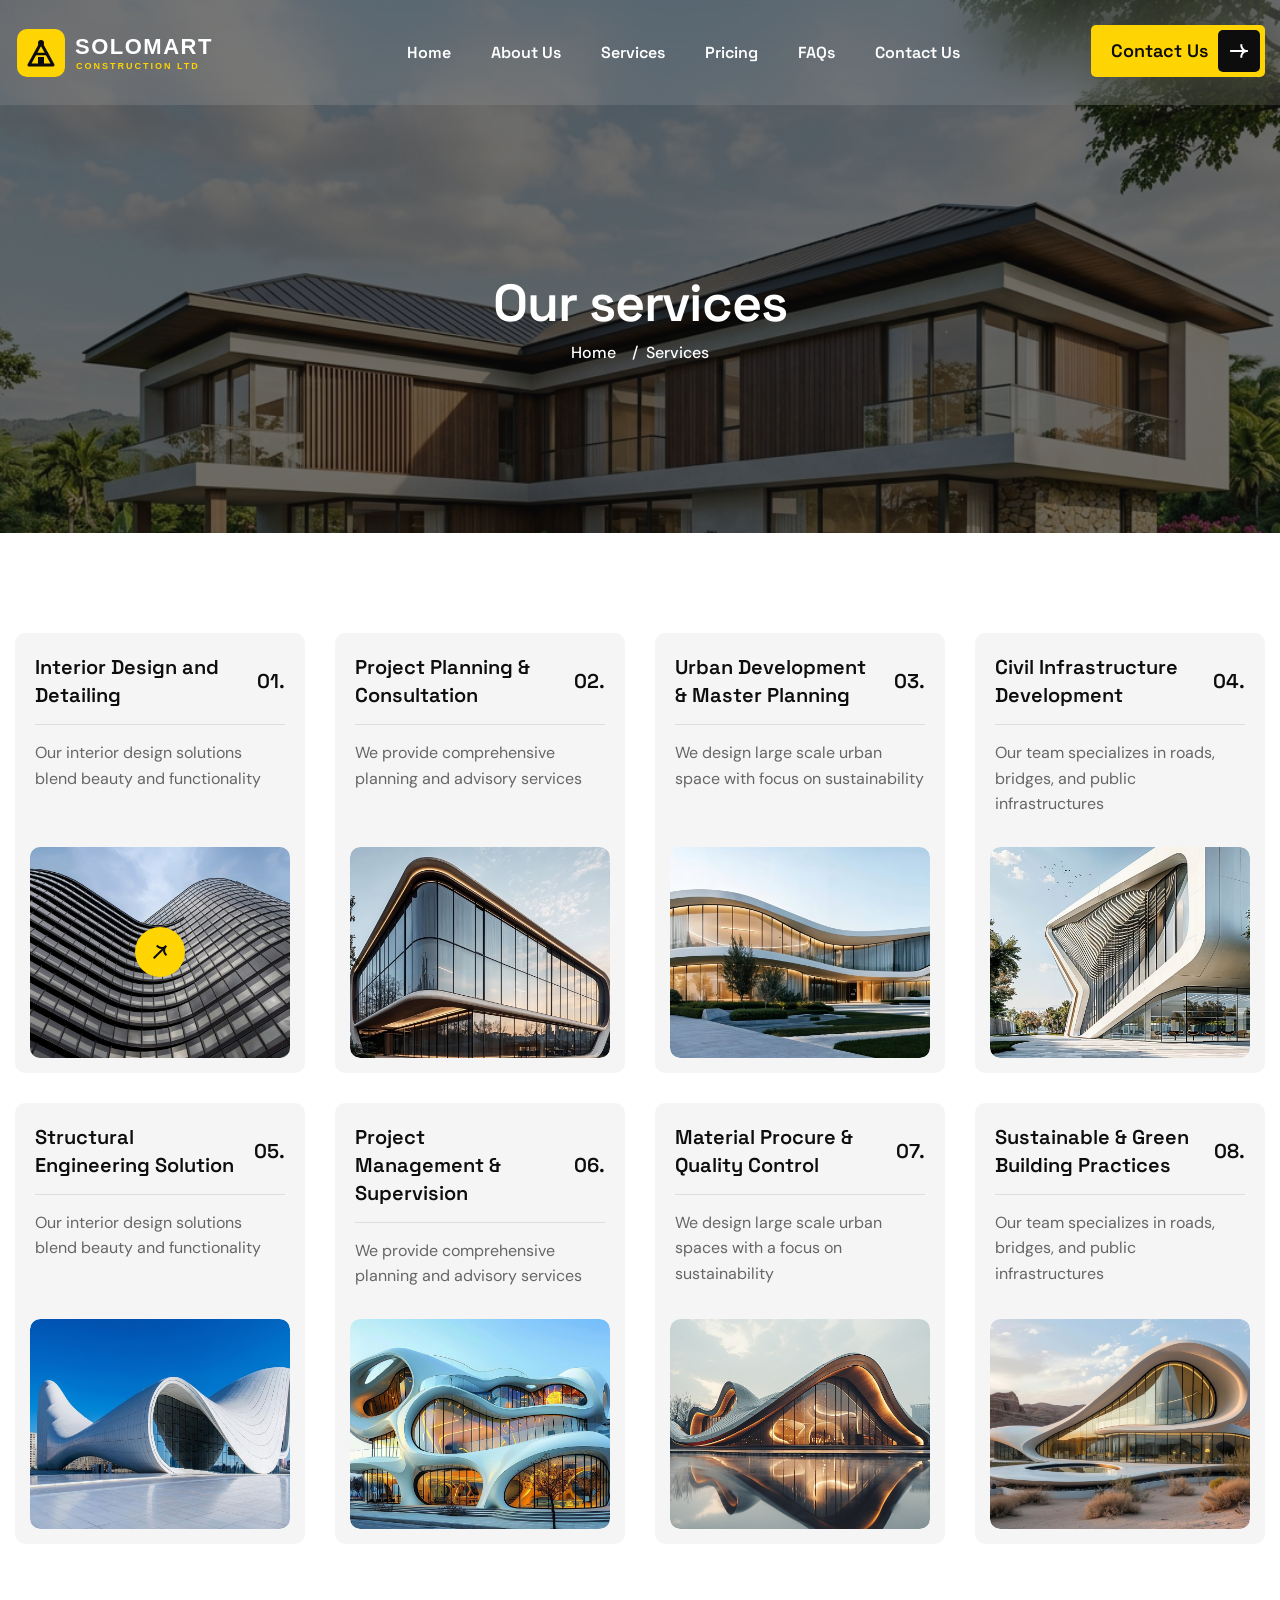
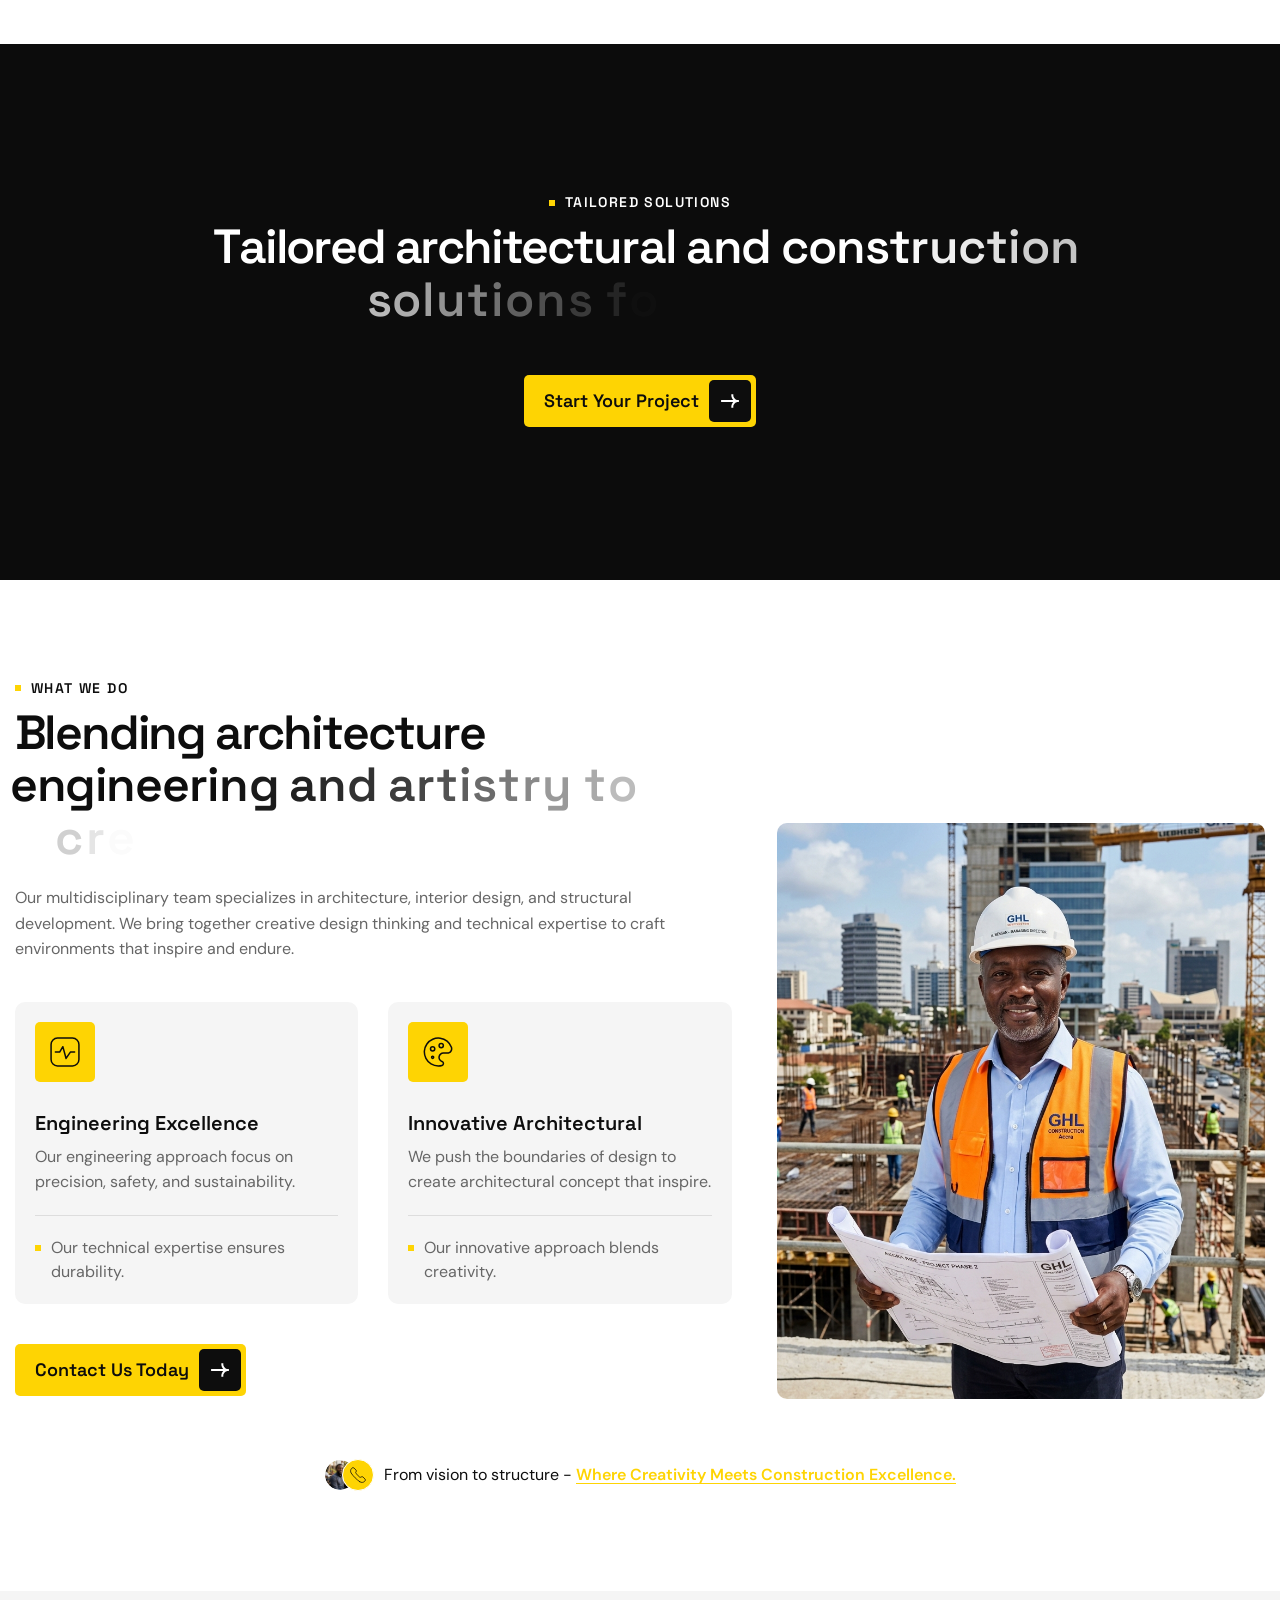
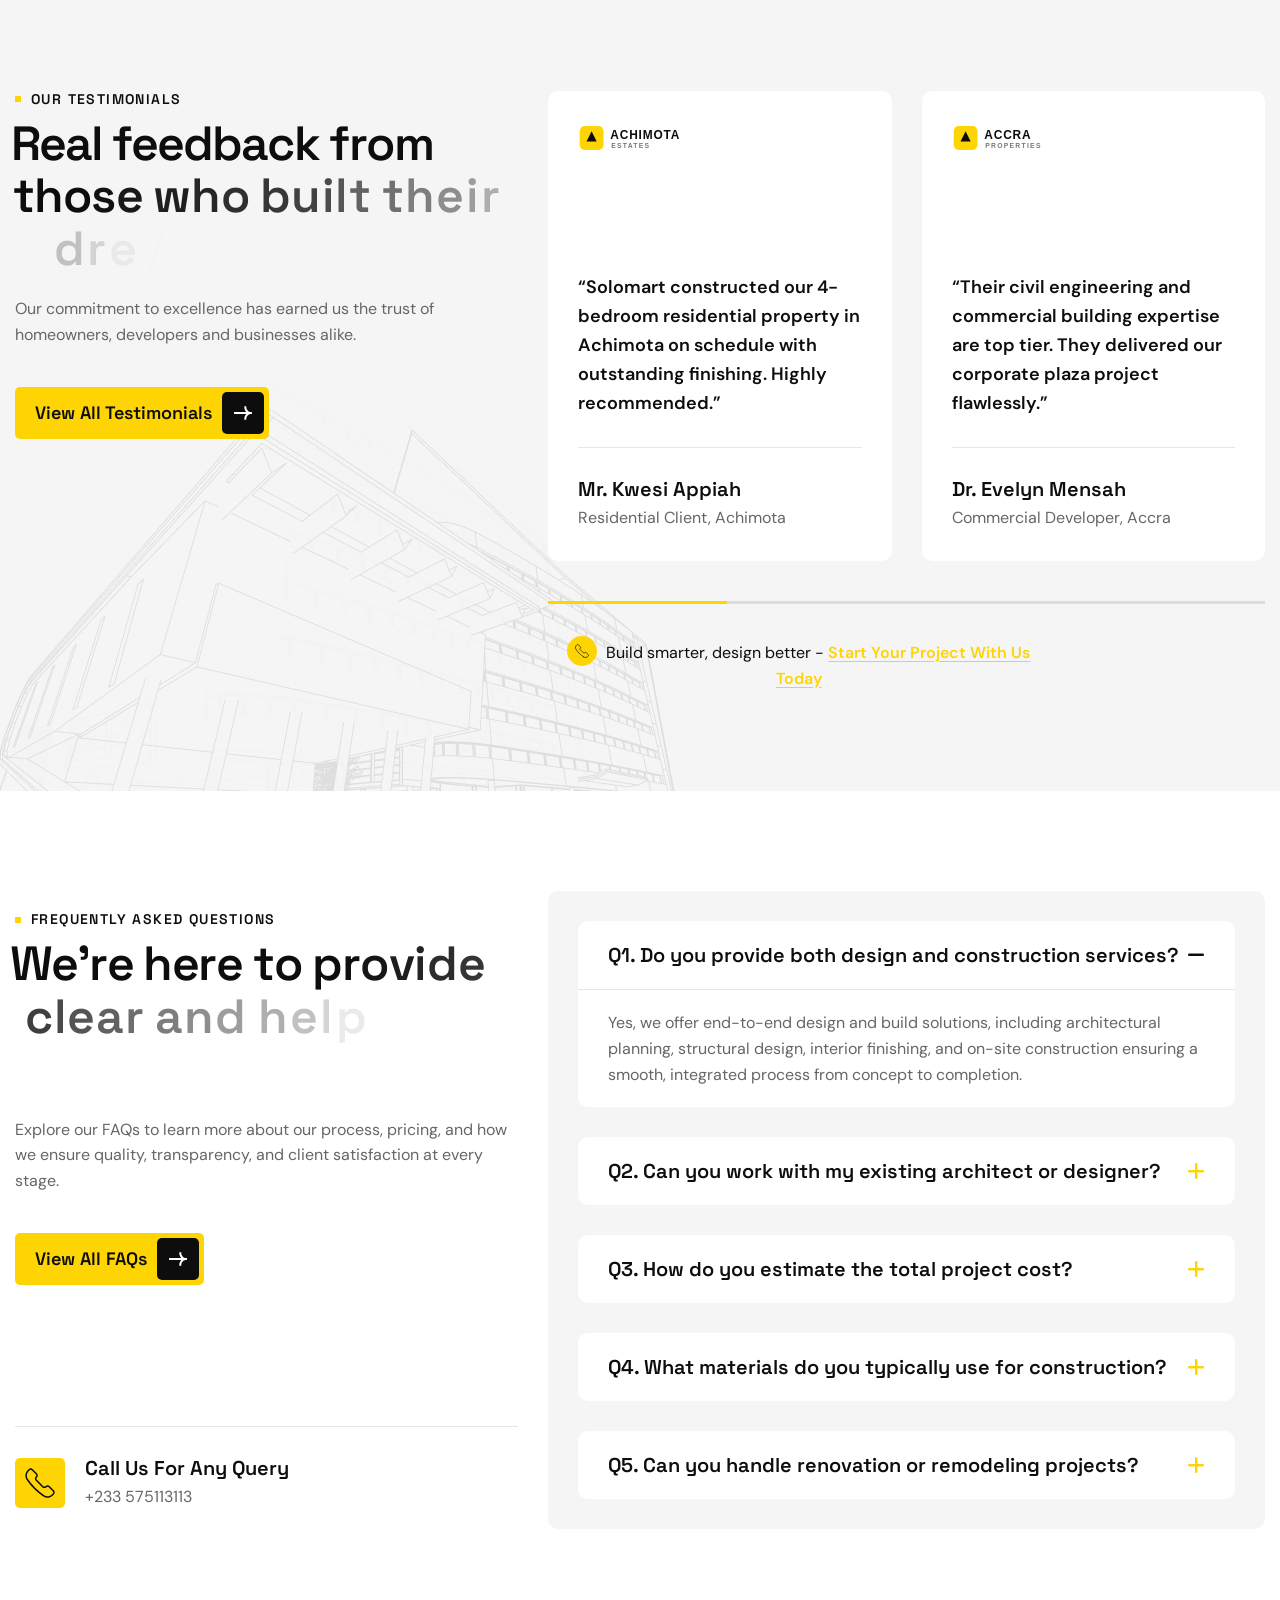
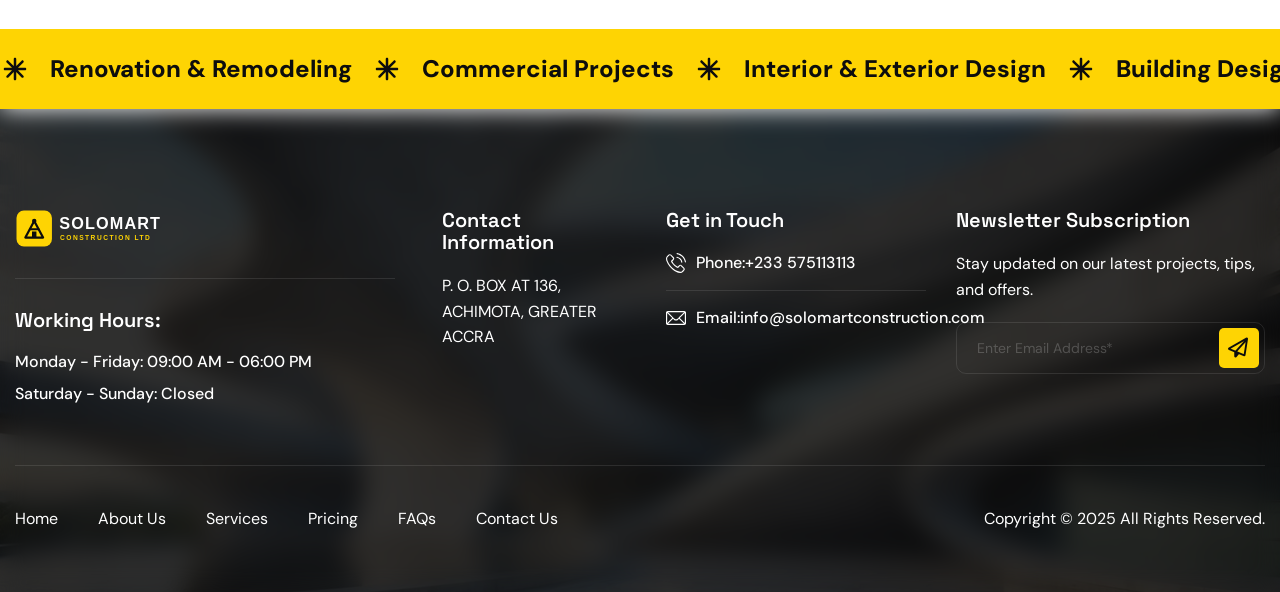
<file: services.html>
<!DOCTYPE html>
<html lang="zxx">

<head>
	<!-- Meta -->
	<meta charset="utf-8">
	<meta http-equiv="X-UA-Compatible" content="IE=edge">
	<meta name="viewport" content="width=device-width, initial-scale=1.0">
	<meta name="description" content="">
	<meta name="keywords" content="">
	<meta name="author" content="SOLOMART CONSTRUCTION LIMITED">
	<!-- Page Title -->
    <title>Services - SOLOMART CONSTRUCTION LIMITED</title>
	<!-- Favicon Icon -->
	<link rel="icon" type="image/svg+xml" href="images/favicon.svg?v=2">
	<link rel="alternate icon" type="image/png" href="images/favicon.png?v=2">
	<link rel="shortcut icon" type="image/x-icon" href="images/favicon.png?v=2">
	<!-- Google Fonts Css-->
	<link rel="preconnect" href="https://fonts.googleapis.com/">
    <link rel="preconnect" href="https://fonts.gstatic.com/" crossorigin>
    <link href="https://fonts.googleapis.com/css2?family=DM+Sans:ital,opsz,wght@0,9..40,100..1000;1,9..40,100..1000&amp;family=Space+Grotesk:wght@300..700&amp;display=swap" rel="stylesheet">
	<!-- Bootstrap Css -->
	<link href="css/bootstrap.min.css?v=2" rel="stylesheet" media="screen">
	<!-- SlickNav Css -->
	<link href="css/slicknav.min.css" rel="stylesheet">
	<!-- Swiper Css -->
	<link rel="stylesheet" href="css/swiper-bundle.min.css">
	<!-- Font Awesome Icon Css-->
	<link rel="stylesheet" href="https://cdnjs.cloudflare.com/ajax/libs/font-awesome/6.5.1/css/all.min.css">
	<!-- Animated Css -->
	<link href="css/animate.css" rel="stylesheet">
    <!-- Magnific Popup Core Css File -->
	<link rel="stylesheet" href="css/magnific-popup.css">
	<!-- Mouse Cursor Css File -->
	<link rel="stylesheet" href="css/mousecursor.css">
	<!-- Main Custom Css -->
	<link href="css/custom.css?v=2" rel="stylesheet" media="screen">
</head>
<body>

    <!-- Preloader Start -->
	<div class="preloader">
		<div class="loading-container">
			<div class="loading"></div>
			<div id="loading-icon"><img src="images/loader.svg" alt=""></div>
		</div>
	</div>
	<!-- Preloader End -->

    <!-- Header Start -->
	<header class="main-header">
		<div class="header-sticky">
			<nav class="navbar navbar-expand-lg">
				<div class="container">
					<!-- Logo Start -->
					<a class="navbar-brand" href="index.html">
						<img src="images/logo.svg" alt="Logo">
					</a>
					<!-- Logo End -->

                    <!-- Main Menu Start -->
                    <div class="collapse navbar-collapse main-menu">
                        <div class="nav-menu-wrapper">
                            <ul class="navbar-nav mr-auto" id="menu">
                                <li class="nav-item"><a class="nav-link" href="index.html">Home</a></li>
                                <li class="nav-item"><a class="nav-link" href="about.html">About Us</a></li>
                                <li class="nav-item"><a class="nav-link" href="services.html">Services</a></li>
                                <li class="nav-item"><a class="nav-link" href="pricing.html">Pricing</a></li>
                                <li class="nav-item"><a class="nav-link" href="faqs.html">FAQs</a></li>
                                <li class="nav-item"><a class="nav-link" href="contact.html">Contact Us</a></li>
                            </ul>
                        </div>
                        
                        <!-- Header Btn Start -->
                        <div class="header-btn">
                            <a href="contact.html" class="btn-default btn-highlighted">Contact Us</a>
                        </div>
                        <!-- Header Btn End -->
                    </div>
					<!-- Main Menu End -->
					<div class="navbar-toggle"></div>
				</div>
			</nav>
			<div class="responsive-menu"></div>
		</div>
	</header>
	<!-- Header End -->

    <!-- Page Header Section Start -->
    <div class="page-header parallaxie">
        <div class="container">
            <div class="row">
                <div class="col-lg-12">
                    <!-- Page Header Box Start -->
                    <div class="page-header-box">
                        <h1 class="text-anime-style-3" data-cursor="-opaque">Our services</h1>
                        <nav class="wow fadeInUp">
                            <ol class="breadcrumb">
                                <li class="breadcrumb-item"><a href="index.html">home</a></li>
                                <li class="breadcrumb-item active" aria-current="page">services</li>
                            </ol>
                        </nav>
                    </div>
                    <!-- Page Header Box End -->
                </div>
            </div>
        </div>
    </div>
    <!-- Page Header Section End -->

    <!-- Page Services Start -->
    <div class="page-services">
        <div class="container">
            <div class="row services-item-list">
                <div class="col-xl-3 col-md-6">
                    <!-- Services Item Start -->
                    <div class="service-item wow fadeInUp active">
                        <div class="service-item-header">
                            <div class="service-item-title">
                                <h2><a href="contact.html">Interior Design and Detailing</a></h2>
                                <h3>01.</h3>
                            </div>
                            <div class="service-item-content">
                                <p>Our interior design solutions blend beauty and functionality</p>
                            </div>
                        </div>
                        <div class="service-image-box">
                            <div class="service-item-image">
                                <figure class="image-anime">
                                    <img src="images/service-image-1.jpg" alt="">
                                </figure>
                            </div>
                            <div class="service-item-btn">
                                <a href="contact.html" title="View details for Interior & Exterior Architectural Design" aria-label="View details for Interior & Exterior Architectural Design">
                                    <img src="images/arrow-primary.svg" alt="Arrow">
                                </a>
                            </div>
                        </div>
                    </div>
                    <!-- Services Item End -->
                </div>
                
                <div class="col-xl-3 col-md-6">
                    <!-- Services Item Start -->
                    <div class="service-item wow fadeInUp" data-wow-delay="0.2s">
                        <div class="service-item-header">
                            <div class="service-item-title">
                                <h2><a href="contact.html">Project Planning & Consultation</a></h2>
                                <h3>02.</h3>
                            </div>
                            <div class="service-item-content">
                                <p>We provide comprehensive planning and advisory services</p>
                            </div>
                        </div>
                        <div class="service-image-box">
                            <div class="service-item-image">
                                <figure class="image-anime">
                                    <img src="images/service-image-2.jpg" alt="">
                                </figure>
                            </div>
                            <div class="service-item-btn">
                                <a href="contact.html" title="View details for Project Planning & Consultation" aria-label="View details for Project Planning & Consultation">
                                    <img src="images/arrow-primary.svg" alt="Arrow">
                                </a>
                            </div>
                        </div>
                    </div>
                    <!-- Services Item End -->
                </div>
                
                <div class="col-xl-3 col-md-6">
                    <!-- Services Item Start -->
                    <div class="service-item wow fadeInUp" data-wow-delay="0.4s">
                        <div class="service-item-header">
                            <div class="service-item-title">
                                <h2><a href="contact.html">Urban Development & Master Planning</a></h2>
                                <h3>03.</h3>
                            </div>
                            <div class="service-item-content">
                                <p>We design large scale urban space with focus on sustainability</p>
                            </div>
                        </div>
                        <div class="service-image-box">
                            <div class="service-item-image">
                                <figure class="image-anime">
                                    <img src="images/service-image-3.jpg" alt="">
                                </figure>
                            </div>
                            <div class="service-item-btn">
                                <a href="contact.html" title="View details for Urban Development & Master Planning" aria-label="View details for Urban Development & Master Planning">
                                    <img src="images/arrow-primary.svg" alt="Arrow">
                                </a>
                            </div>
                        </div>
                    </div>
                    <!-- Services Item End -->
                </div>
                
                <div class="col-xl-3 col-md-6">
                    <!-- Services Item Start -->
                    <div class="service-item wow fadeInUp" data-wow-delay="0.6s">
                        <div class="service-item-header">
                            <div class="service-item-title">
                                <h2><a href="contact.html">Civil Infrastructure Development</a></h2>
                                <h3>04.</h3>
                            </div>
                            <div class="service-item-content">
                                <p>Our team specializes in roads, bridges, and public infrastructures</p>
                            </div>
                        </div>
                        <div class="service-image-box">
                            <div class="service-item-image">
                                <figure class="image-anime">
                                    <img src="images/service-image-4.jpg" alt="">
                                </figure>
                            </div>
                            <div class="service-item-btn">
                                <a href="contact.html" title="View details for Civil Infrastructure Development" aria-label="View details for Civil Infrastructure Development">
                                    <img src="images/arrow-primary.svg" alt="Arrow">
                                </a>
                            </div>
                        </div>
                    </div>
                    <!-- Services Item End -->
                </div>

                <div class="col-xl-3 col-md-6">
                    <!-- Services Item Start -->
                    <div class="service-item wow fadeInUp" data-wow-delay="0.8s">
                        <div class="service-item-header">
                            <div class="service-item-title">
                                <h2><a href="contact.html">Structural Engineering Solution</a></h2>
                                <h3>05.</h3>
                            </div>
                            <div class="service-item-content">
                                <p>Our interior design solutions blend beauty and functionality</p>
                            </div>
                        </div>
                        <div class="service-image-box">
                            <div class="service-item-image">
                                <figure class="image-anime">
                                    <img src="images/service-image-5.jpg" alt="">
                                </figure>
                            </div>
                            <div class="service-item-btn">
                                <a href="contact.html" title="View details for Structural Engineering Solution" aria-label="View details for Structural Engineering Solution">
                                    <img src="images/arrow-primary.svg" alt="Arrow">
                                </a>
                            </div>
                        </div>
                    </div>
                    <!-- Services Item End -->
                </div>

                <div class="col-xl-3 col-md-6">
                    <!-- Services Item Start -->
                    <div class="service-item wow fadeInUp" data-wow-delay="1s">
                        <div class="service-item-header">
                            <div class="service-item-title">
                                <h2><a href="contact.html">Project Management & Supervision</a></h2>
                                <h3>06.</h3>
                            </div>
                            <div class="service-item-content">
                                <p>We provide comprehensive planning and advisory services</p>
                            </div>
                        </div>
                        <div class="service-image-box">
                            <div class="service-item-image">
                                <figure class="image-anime">
                                    <img src="images/service-image-6.jpg" alt="">
                                </figure>
                            </div>
                            <div class="service-item-btn">
                                <a href="contact.html" title="View details for Project Management & Supervision" aria-label="View details for Project Management & Supervision">
                                    <img src="images/arrow-primary.svg" alt="Arrow">
                                </a>
                            </div>
                        </div>
                    </div>
                    <!-- Services Item End -->
                </div>

                <div class="col-xl-3 col-md-6">
                    <!-- Services Item Start -->
                    <div class="service-item wow fadeInUp" data-wow-delay="1.2s">
                        <div class="service-item-header">
                            <div class="service-item-title">
                                <h2><a href="contact.html">Material Procure & Quality Control</a></h2>
                                <h3>07.</h3>
                            </div>
                            <div class="service-item-content">
                                <p>We design large scale urban spaces with a focus on sustainability</p>
                            </div>
                        </div>
                        <div class="service-image-box">
                            <div class="service-item-image">
                                <figure class="image-anime">
                                    <img src="images/service-image-7.jpg" alt="">
                                </figure>
                            </div>
                            <div class="service-item-btn">
                                <a href="contact.html" title="View details for Material Procure & Quality Control" aria-label="View details for Material Procure & Quality Control">
                                    <img src="images/arrow-primary.svg" alt="Arrow">
                                </a>
                            </div>
                        </div>
                    </div>
                    <!-- Services Item End -->
                </div>

                <div class="col-xl-3 col-md-6">
                    <!-- Services Item Start -->
                    <div class="service-item wow fadeInUp" data-wow-delay="1.4s">
                        <div class="service-item-header">
                            <div class="service-item-title">
                                <h2><a href="contact.html">Sustainable & Green Building Practices</a></h2>
                                <h3>08.</h3>
                            </div>
                            <div class="service-item-content">
                                <p>Our team specializes in roads, bridges, and public infrastructures</p>
                            </div>
                        </div>
                        <div class="service-image-box">
                            <div class="service-item-image">
                                <figure class="image-anime">
                                    <img src="images/service-image-8.jpg" alt="">
                                </figure>
                            </div>
                            <div class="service-item-btn">
                                <a href="contact.html" title="View details for Sustainable & Green Building Practices" aria-label="View details for Sustainable & Green Building Practices">
                                    <img src="images/arrow-primary.svg" alt="Arrow">
                                </a>
                            </div>
                        </div>
                    </div>
                    <!-- Services Item End -->
                </div>
            </div>
        </div>
    </div>
    <!-- Page Services End -->

    <!-- Our Story Section Start -->
    <div class="our-story dark-section parallaxie">
        <div class="container">
            <div class="row">
                <div class="col-lg-12">
                    <!-- Our Story Content Start -->
                    <div class="our-story-content">
                        <!-- Section Title Start -->
                        <div class="section-title">
                            <h3 class="wow fadeInUp">Tailored Solutions</h3>
                            <h2 class="text-anime-style-3" data-cursor="-opaque">Tailored architectural and construction solutions for every budget</h2>
                        </div>
                        <!-- Section Title End -->

                        <!-- Story Action Button Start -->
                        <div class="story-btn mt-5 wow fadeInUp" data-wow-delay="0.3s">
                            <a href="contact.html" class="btn-default btn-highlighted"><span>Start Your Project</span></a>
                        </div>
                        <!-- Story Action Button End -->
                    </div>
                    <!-- Our Story Content End -->
                </div>
            </div>
        </div>
    </div>
    <!-- Our Story Section End -->

    <!-- What We Do Setion Start -->
    <div class="what-we-do">
        <div class="container">
            <div class="row align-items-end">
                <div class="col-xl-7">
                    <!-- What We Do Content Start -->
                    <div class="what-we-do-content">
                        <!-- Section Title Start -->
                        <div class="section-title">
                            <h3 class="wow fadeInUp">what we do</h3>
                            <h2 class="text-anime-style-3" data-cursor="-opaque">Blending architecture engineering and artistry to create timeless spaces</h2>
                            <p class="wow fadeInUp" data-wow-delay="0.2s">Our multidisciplinary team specializes in architecture, interior design, and structural development. We bring together creative design thinking and technical expertise to craft environments that inspire and endure.</p>
                        </div>
                        <!-- Section Title End -->

                        <!-- What We Do Iteam List Start -->
                        <div class="what-we-do-item-list wow fadeInUp" data-wow-delay="0.4s">
                            <!-- What We Do Item Start -->
                            <div class="what-we-do-item">
                                <div class="icon-box">
                                    <img src="images/icon-what-we-do-item-1.svg" alt="">
                                </div>
                                <div class="what-we-do-item-body">
                                    <h3>Engineering Excellence</h3>
                                    <p>Our engineering approach focus on precision, safety, and sustainability.</p>
                                    <ul>
                                        <li>Our technical expertise ensures durability.</li>
                                    </ul>
                                </div>
                            </div>
                            <!-- What We Do Item End -->

                            <!-- What We Do Item Start -->
                            <div class="what-we-do-item">
                                <div class="icon-box">
                                    <img src="images/icon-what-we-do-item-2.svg" alt="">
                                </div>
                                <div class="what-we-do-item-body">
                                    <h3>Innovative Architectural</h3>
                                    <p>We push the boundaries of design to create architectural concept that inspire.</p>
                                    <ul>
                                        <li>Our innovative approach blends creativity.</li>
                                    </ul>
                                </div>
                            </div>
                            <!-- What We Do Item End -->
                        </div> 
                        <!-- What We Do Iteam List End -->

                        <!-- What We Do Button Start -->
                        <div class="what-we-do-btn wow fadeInUp" data-wow-delay="0.8s">
                            <a href="contact.html" class="btn-default">Contact Us Today</a>
                        </div>
                        <!-- What We Do Button End -->
                    </div>
                    <!-- What We Do Content End -->
                </div>

                <div class="col-xl-5">
                    <!-- What We Do Image Start -->
                    <div class="what-we-do-image wow fadeInUp">
                        <figure>
                            <img src="images/what-we-do-image.png" alt="">
                        </figure>
                    </div>
                    <!-- What We Do Image End -->
                </div>
            </div>

            <div class="col-lg-12">
                <!-- Section Footer Text Start -->
                <div class="section-footer-text section-satisfy-img wow fadeInUp" data-wow-delay="0.4s">
                    <!-- Satisfy Client Images Start -->
                    <div class="satisfy-client-images">
                        <div class="satisfy-client-image">
                            <figure class="image-anime">
                                <img src="images/author-1.jpg" alt="">
                            </figure>
                        </div>
                        <div class="satisfy-client-image add-more">
                            <img src="images/icon-phone-primary.svg" alt="">
                        </div>
                    </div>
                    <!-- Satisfy Client Images End -->
                    <p>From vision to structure - <a href="contact.html">where creativity meets construction excellence.</a></p>
                </div>
                <!-- Section Footer Text End -->
            </div>
        </div>
    </div>
    <!-- What We Do Setion End -->

    <!-- Our Testimonials Section Start -->
    <div class="our-testimonials">
        <div class="container">
            <div class="row">
                <div class="col-xl-5">
                    <!-- Testimonial Content Start -->
                    <div class="our-testimonial-content">
                        <!-- Section Title Start -->
                        <div class="section-title">
                            <h3 class="wow fadeInUp">Our Testimonials</h3>
                            <h2 class="text-anime-style-3" data-cursor="-opaque">Real feedback from those who built their dreams</h2>
                            <p class="wow fadeInUp" data-wow-delay="0.2s">Our commitment to excellence has earned us the trust of homeowners, developers and businesses alike.</p>
                        </div>
                        <!-- Section Title End -->

                        <!-- Testimonial Button Start -->
                        <div class="testimonial-btn wow fadeInUp" data-wow-delay="0.4s">
                            <a href="contact.html" class="btn-default">View all testimonials</a>
                        </div>
                        <!-- Testimonial Button End -->
                    </div>
                    <!-- Testimonial Content End -->
                </div>
                
                <div class="col-xl-7">
                    <!-- Testimonial Slider Box Start -->
                    <div class="testimonial-slider-box">
                        <!-- Testimonial Slider Start -->
                        <div class="testimonial-slider">
                            <div class="swiper">
                                <div class="swiper-wrapper" data-cursor-text="Drag">
<!-- Testimonial Slide Start -->
                                    <div class="swiper-slide">
                                        <!-- Testimonial Item Start -->
                                        <div class="testimonial-item">
                                            <div class="testimonial-company-logo">
                                                <img src="images/company-logo-1.svg" alt="Achimota Estates">
                                            </div> 
                                            <div class="testimonial-item-body">
                                                <div class="testimonial-item-content">
                                                    <p>“Solomart constructed our 4-bedroom residential property in Achimota on schedule with outstanding finishing. Highly recommended.”</p>
                                                </div>
                                                <div class="testimonial-author-content">
                                                    <h3>Mr. Kwesi Appiah</h3>
                                                    <p>Residential Client, Achimota</p>
                                                </div>
                                            </div>
                                        </div>
                                        <!-- Testimonial Item End -->
                                    </div>
                                    <!-- Testimonial Slide End -->
                                    
                                    <!-- Testimonial Slide Start -->
                                    <div class="swiper-slide">
                                        <!-- Testimonial Item Start -->
                                        <div class="testimonial-item">
                                            <div class="testimonial-company-logo">
                                                <img src="images/company-logo-2.svg" alt="Accra Properties">
                                            </div> 
                                            <div class="testimonial-item-body">
                                                <div class="testimonial-item-content">
                                                    <p>“Their civil engineering and commercial building expertise are top tier. They delivered our corporate plaza project flawlessly.”</p>
                                                </div>
                                                <div class="testimonial-author-content">
                                                    <h3>Dr. Evelyn Mensah</h3>
                                                    <p>Commercial Developer, Accra</p>
                                                </div>
                                            </div>
                                        </div>
                                        <!-- Testimonial Item End -->
                                    </div>
                                    <!-- Testimonial Slide End -->
                                    
                                    <!-- Testimonial Slide Start -->
                                    <div class="swiper-slide">
                                        <!-- Testimonial Item Start -->
                                        <div class="testimonial-item">
                                            <div class="testimonial-company-logo">
                                                <img src="images/company-logo-3.svg" alt="Ghana Realty">
                                            </div> 
                                            <div class="testimonial-item-body">
                                                <div class="testimonial-item-content">
                                                    <p>“Reliable foundation works, paving, and site drainage. Solomart managed our civil construction with total professionalism.”</p>
                                                </div>
                                                <div class="testimonial-author-content">
                                                    <h3>Ing. Nana Osei Boateng</h3>
                                                    <p>Infrastructure Client, Greater Accra</p>
                                                </div>
                                            </div>
                                        </div>
                                        <!-- Testimonial Item End -->
                                    </div>
                                    <!-- Testimonial Slide End -->
                                    
                                    <!-- Testimonial Slide Start -->
                                    <div class="swiper-slide">
                                        <!-- Testimonial Item Start -->
                                        <div class="testimonial-item">
                                            <div class="testimonial-company-logo">
                                                <img src="images/company-logo-4.svg" alt="West Africa Homes">
                                            </div> 
                                            <div class="testimonial-item-body">
                                                <div class="testimonial-item-content">
                                                    <p>“Transparent billing, excellent craftsmanship, and dedicated engineers. The most reliable construction firm in Ghana.”</p>
                                                </div>
                                                <div class="testimonial-author-content">
                                                    <h3>Akosua Darko</h3>
                                                    <p>Homeowner, Airport Residential</p>
                                                </div>
                                            </div>
                                        </div>
                                        <!-- Testimonial Item End -->
                                    </div>
                                    <!-- Testimonial Slide End -->
                                </div>
                                <div class="testimonial-pagination"></div>
                            </div>
                        </div>
                        <!-- Testimonial Slider End -->
    
                        <!-- Section Footer Text Start -->
                        <div class="section-footer-text section-footer-contact wow fadeInUp" data-wow-delay="0.2s">   
                            <p><span><img src="images/icon-phone-primary.svg" alt=""></span> Build smarter, design better - <a href="contact.html">start your project with us today</a></p>
                        </div>
                        <!-- Section Footer Text End -->
                    </div>
                    <!-- Testimonial Slider Box End -->
                </div>
            </div>
        </div>
    </div>
    <!-- Our Testimonial Section End -->

    <!-- Our FAQs Section Start -->
    <div class="our-faqs">
        <div class="container">
            <div class="row">
                <div class="col-xl-5">
                    <!-- Our FAQs Content Start -->
                    <div class="our-faqs-content">
                        <!-- Faqs Title Box Start -->
                        <div class="faqs-title-box">
                            <!-- Section Title Start -->
                            <div class="section-title">
                                <h3 class="wow fadeInUp">Frequently Asked Questions</h3>
                                <h2 class="text-anime-style-3" data-cursor="-opaque">We're here to provide clear and helpful answers</h2>
                                <p class="wow fadeInUp" data-wow-delay="0.2s">Explore our FAQs to learn more about our process, pricing, and how we ensure quality, transparency, and client satisfaction at every stage.</p>
                            </div>
                            <!-- Section Title End -->

                            <!-- Our FAQs Button Start -->
                            <div class="our-faqs-btn wow fadeInUp" data-wow-delay="0.4s">
                                <a href="faqs.html" class="btn-default">View all FAQs</a>   
                            </div>
                            <!-- Our FAQs Button End -->
                        </div>
                        <!-- Faqs Title Box End -->

                        <!-- Faq Contact Box Start -->
                        <div class="faq-contact-box wow fadeInUp" data-wow-delay="0.6s">
                            <div class="icon-box">
                                <img src="images/icon-phone-primary.svg" alt="">
                            </div>
                            <div class="faq-contact-box-content">
                                <h3>Call Us For Any Query</h3>
                                <p><a href="tel:+233575113113">+233 575113113</a></p>
                            </div>
                        </div>
                        <!-- Faq Contact Box End -->
                    </div>
                    <!-- Our FAQs Content End -->
                </div>

                <div class="col-xl-7">
                    <!-- FAQ Accordion Start -->
                    <div class="faq-accordion" id="accordion">
                        <!-- FAQ Item Start -->
                        <div class="accordion-item wow fadeInUp">
                            <h2 class="accordion-header" id="heading1">
                                <button class="accordion-button" type="button" data-bs-toggle="collapse" data-bs-target="#collapse1" aria-expanded="true" aria-controls="collapse1">
                                    Q1. Do you provide both design and construction services?
                                </button>
                            </h2>
                            <div id="collapse1" class="accordion-collapse collapse  show" aria-labelledby="heading1" data-bs-parent="#accordion">
                                <div class="accordion-body">
                                    <p>Yes, we offer end-to-end design and build solutions, including architectural planning, structural design, interior finishing, and on-site construction ensuring a smooth, integrated process from concept to completion. </p>
                                </div>
                            </div>
                        </div>
                        <!-- FAQ Item End -->

                        <!-- FAQ Item Start -->
                        <div class="accordion-item wow fadeInUp" data-wow-delay="0.2s">
                            <h2 class="accordion-header" id="heading2">
                                <button class="accordion-button collapsed" type="button" data-bs-toggle="collapse" data-bs-target="#collapse2" aria-expanded="false" aria-controls="collapse2">
                                    Q2. Can you work with my existing architect or designer?
                                </button>
                            </h2>
                            <div id="collapse2" class="accordion-collapse collapse" aria-labelledby="heading2" data-bs-parent="#accordion">
                                <div class="accordion-body">
                                    <p>Yes, we offer end-to-end design and build solutions, including architectural planning, structural design, interior finishing, and on-site construction ensuring a smooth, integrated process from concept to completion. </p>
                                </div>
                            </div>
                        </div>
                        <!-- FAQ Item End -->

                        <!-- FAQ Item Start -->
                        <div class="accordion-item wow fadeInUp" data-wow-delay="0.4s">
                            <h2 class="accordion-header" id="heading3">
                                <button class="accordion-button collapsed" type="button" data-bs-toggle="collapse" data-bs-target="#collapse3" aria-expanded="false" aria-controls="collapse3">
                                    Q3. How do you estimate the total project cost?
                                </button>
                            </h2>
                            <div id="collapse3" class="accordion-collapse collapse" aria-labelledby="heading3" data-bs-parent="#accordion">
                                <div class="accordion-body">
                                    <p>Yes, we offer end-to-end design and build solutions, including architectural planning, structural design, interior finishing, and on-site construction ensuring a smooth, integrated process from concept to completion. </p>
                                </div>
                            </div>
                        </div>
                        <!-- FAQ Item End -->

                        <!-- FAQ Item Start -->
                        <div class="accordion-item wow fadeInUp" data-wow-delay="0.6s">
                            <h2 class="accordion-header" id="heading4">
                                <button class="accordion-button collapsed" type="button" data-bs-toggle="collapse" data-bs-target="#collapse4" aria-expanded="false" aria-controls="collapse4">
                                    Q4. What materials do you typically use for construction?
                                </button>
                            </h2>
                            <div id="collapse4" class="accordion-collapse collapse" aria-labelledby="heading4" data-bs-parent="#accordion">
                                <div class="accordion-body">
                                    <p>Yes, we offer end-to-end design and build solutions, including architectural planning, structural design, interior finishing, and on-site construction ensuring a smooth, integrated process from concept to completion. </p>
                                </div>
                            </div>
                        </div>
                        <!-- FAQ Item End -->
                        
                        <!-- FAQ Item Start -->
                        <div class="accordion-item wow fadeInUp" data-wow-delay="0.8s">
                            <h2 class="accordion-header" id="heading5">
                                <button class="accordion-button collapsed" type="button" data-bs-toggle="collapse" data-bs-target="#collapse5" aria-expanded="false" aria-controls="collapse5">
                                    Q5. Can you handle renovation or remodeling projects?
                                </button>
                            </h2>
                            <div id="collapse5" class="accordion-collapse collapse" aria-labelledby="heading5" data-bs-parent="#accordion">
                                <div class="accordion-body">
                                    <p>Yes, we offer end-to-end design and build solutions, including architectural planning, structural design, interior finishing, and on-site construction ensuring a smooth, integrated process from concept to completion. </p>
                                </div>
                            </div>
                        </div>
                        <!-- FAQ Item End -->
                    </div>
                    <!-- FAQ Accordion End -->
                </div>
            </div>
        </div>
    </div>
    <!-- Our FAQs Section End -->

    <!-- Main Footer Start -->
    <footer class="main-footer dark-section">
        <!-- Scrolling Ticker Section Start -->
        <div class="footer-scrolling-ticker">
            <!-- Scrolling Ticker Box Start -->
            <div class="scrolling-ticker-box">
                <!-- Scrolling Content Start -->
                <div class="scrolling-content">
                    <span><img src="images/icon-asterisk.svg" alt="">Renovation & Remodeling</span>
                    <span><img src="images/icon-asterisk.svg" alt="">Commercial Projects</span>
                    <span><img src="images/icon-asterisk.svg" alt="">Interior & Exterior Design</span>
                    <span><img src="images/icon-asterisk.svg" alt="">Building Design</span>
                    <span><img src="images/icon-asterisk.svg" alt="">Construction</span>
                    <span><img src="images/icon-asterisk.svg" alt="">Renovation & Remodeling</span>
                    <span><img src="images/icon-asterisk.svg" alt="">Commercial Projects</span>
                    <span><img src="images/icon-asterisk.svg" alt="">Interior & Exterior Design</span>
                    <span><img src="images/icon-asterisk.svg" alt="">Building Design</span>
                    <span><img src="images/icon-asterisk.svg" alt="">Construction</span>
                    <span><img src="images/icon-asterisk.svg" alt="">Renovation & Remodeling</span>
                </div>
                <!-- Scrolling Content End -->
    
                <!-- Scrolling Content Start -->
                <div class="scrolling-content">
                    <span><img src="images/icon-asterisk.svg" alt="">Renovation & Remodeling</span>
                    <span><img src="images/icon-asterisk.svg" alt="">Commercial Projects</span>
                    <span><img src="images/icon-asterisk.svg" alt="">Interior & Exterior Design</span>
                    <span><img src="images/icon-asterisk.svg" alt="">Building Design</span>
                    <span><img src="images/icon-asterisk.svg" alt="">Construction</span>
                    <span><img src="images/icon-asterisk.svg" alt="">Renovation & Remodeling</span>
                    <span><img src="images/icon-asterisk.svg" alt="">Commercial Projects</span>
                    <span><img src="images/icon-asterisk.svg" alt="">Interior & Exterior Design</span>
                    <span><img src="images/icon-asterisk.svg" alt="">Building Design</span>
                    <span><img src="images/icon-asterisk.svg" alt="">Construction</span>
                    <span><img src="images/icon-asterisk.svg" alt="">Renovation & Remodeling</span>
                </div>
                <!-- Scrolling Content End -->
            </div>
            <!-- Scrolling Ticker Box End -->
        </div>
        <!-- Scrolling Ticker Section End -->

        <!-- Footer Box Start -->
        <div class="footer-box">
            <div class="container">
                <div class="row">
                    <div class="col-xl-4">
                        <!-- About Footer Start -->
                        <div class="about-footer">
                            <!-- Footer Logo Start -->
                            <div class="footer-logo">
                                <img src="images/footer-logo.svg" alt="">
                            </div>
                            <!-- Footer Logo End -->

                            <!-- About Footer Content Start -->
                            <div class="footer-working-hours">
                                <h3>Working Hours:</h3>
                                <ul>
                                    <li>Monday - Friday: 09:00 AM - 06:00 PM</li>
                                    <li>Saturday - Sunday: Closed</li>
                                </ul>
                            </div>
                            <!-- About Footer Content End -->
                        </div>
                        <!-- About Footer End -->
                    </div>

                    <div class="col-xl-8">
                        <!-- Footer Links Box Start -->
                        <div class="footer-links-box">
                            <!-- Footer Links Start -->
                            <div class="footer-links footer-location-info">
                                <h3>Contact Information</h3>
                                <p>P. O. BOX AT 136, ACHIMOTA, GREATER ACCRA</p>
                            </div>
                            <!-- Footer Links End -->

                            <!-- Footer Links Start -->
                            <div class="footer-links footer-contact-links">
                                <h3>Get in Touch</h3>
                                <ul>
                                    <li><img src="images/icon-phone-white.svg" alt=""> Phone: <a href="tel:+233575113113"> +233 575113113</a></li>
                                    <li><img src="images/icon-mail-white.svg" alt=""> Email: <a href="mailto:info@solomartconstruction.com"> info@solomartconstruction.com</a></li>
                                </ul>
                            </div>
                            <!-- Footer Links End -->
                            
                            <!-- Footer Newsletter Form Start -->
                            <div class="footer-links footer-newsletter-form">
                                <h3>Newsletter Subscription</h3>
                                <p>Stay updated on our latest projects, tips, and offers.</p>
                                <form id="newslettersForm" action="#" method="POST">
                                    <div class="form-group">
                                        <input type="email" name="mail" class="form-control" id="mail" placeholder="Enter Email Address*" required>
                                        <button type="submit" class="newsletter-btn" aria-label="Subscribe to newsletter"><i class="fa-regular fa-paper-plane"></i></button>
                                    </div>
                                </form>
                            </div>
                            <!-- Footer Newsletter Form End -->
                        </div>
                    </div>

                    <div class="col-lg-12">
                        <!-- Footer Copyright Start -->
                        <div class="footer-copyright">
                            <!-- Footer Menu Start -->
                            <div class="footer-menu">
                                <ul>
                                    <li><a href="index.html">Home</a></li>
                                    <li><a href="about.html">About Us</a></li>
                                    <li><a href="services.html">Services</a></li>
                                    <li><a href="pricing.html">Pricing</a></li>
                                    <li><a href="faqs.html">FAQs</a></li>
                                    <li><a href="contact.html">Contact Us</a></li>
                                </ul>
                            </div>
                            <!-- Footer Menu End -->
                            
                            <!-- Footer Copyright Text Start -->
                            <div class="footer-copyright-text">
                                <p>Copyright © 2025 All Rights Reserved.</p>
                            </div>
                            <!-- Footer Copyright Text End -->
                        </div>
                        <!-- Footer Copyright End -->
                    </div>
                </div>
            </div>
        </div>
        <!-- Footer Box End -->
    </footer>
    <!-- Main Footer End -->

    <!-- Jquery Library File -->
    <script src="js/jquery-3.7.1.min.js"></script>
    <!-- Bootstrap js file -->
    <script src="js/bootstrap.min.js"></script>
    <!-- Validator js file -->
    <script src="js/validator.min.js"></script>
    <!-- SlickNav js file -->
    <script src="js/jquery.slicknav.js"></script>
    <!-- Swiper js file -->
    <script src="js/swiper-bundle.min.js"></script>
    <!-- Counter js file -->
    <script src="js/jquery.waypoints.min.js"></script>
    <script src="js/jquery.counterup.min.js"></script>
    <!-- Isotop js file -->
	<script src="js/isotope.min.js"></script>
    <!-- Magnific js file -->
    <script src="js/jquery.magnific-popup.min.js"></script>
    <!-- SmoothScroll -->
    <script src="js/SmoothScroll.js"></script>
    <!-- Parallax js -->
    <script src="js/parallaxie.js"></script>
    <!-- MagicCursor js file -->
    <script src="js/gsap.min.js"></script>
    <script src="js/magiccursor.js"></script>
    <!-- Text Effect js file -->
    <script src="js/SplitText.min.js"></script>
    <script src="js/ScrollTrigger.min.js"></script>
    <!-- YTPlayer js File -->
    <script src="js/jquery.mb.YTPlayer.min.js"></script>
    <!-- Wow js file -->
    <script src="js/wow.min.js"></script>
    <!-- Main Custom js file -->
    <script src="js/function.js"></script>
	</body>

</html>
</file>
<file: css/custom.css>
/* ----------------------------------------------------------------------------------------
* Author        : Awaiken
* Template Name : Renovex - Construction HTML Template
* File          : CSS File
* Version       : 1.0
* ---------------------------------------------------------------------------------------- */
/* INDEX
----------------------------------------------------------------------------------------
01. Global Variables
02. General css
03. Header css
04. Hero css
05. About Us css
06. Our Services css
07. What We Do css
08. Our Story css
09. Our Features css
10. Our Pricing Plans css
11. Our Projects css
12. CTA Box css
13. Our FAQs css
14. Our Testimonials css
15. Our Blog css
16. Footer css
17. About Us Page css
18. Services Page css
19. Service Single css
20. Blog Archive css
21. Blog Single css
22. Projects Page css
23. Project Single css
24. Team Page css
25. Team Single css
26. Pricing Page css
27. Testimonials Page css
28. Image Gallery css
29. Video Gallery css
30. FAQs Page css
31. Contact Us Page css
32. 404 Error Page css
33. Responsive css
34. Home - Version 2 css
35. Home - Version 3 css
-------------------------------------------------------------------------------------- */

/************************************/
/*** 	 Utility Classes         ***/
/************************************/

/* Honeypot anti-spam field - hidden from users */
.hp-field {
    display: none !important;
    position: absolute;
    left: -9999px;
}

/************************************/
/*** 	 01. Global Variables	  ***/
/************************************/

:root{
	--primary-color				: #0D0D0D;
	--secondary-color			: #F5F5F5;
	--bg-color					: #FFFFFF;
	--text-color				: #666666;
	--accent-color				: #FED403;
	--white-color				: #FFFFFF;
	--divider-color				: #0D0D0D1A;
	--dark-divider-color		: #FFFFFF1A;
	--error-color				: rgb(230, 87, 87);
	--default-font				: "DM Sans", sans-serif;
	--accent-font				: "Space Grotesk", sans-serif;
}

/************************************/
/*** 	   02. General css		  ***/
/************************************/

html,
body{
	width: 100%;
	overflow-x: clip;
}

body{
	font-family: var(--default-font);
	font-size: 16px;
	font-weight: 400;
	line-height: 1em;
	color: var(--text-color);
	background: var(--bg-color);
}

::-webkit-scrollbar-track{
	background-color: var(--primary-color);
	border-left: 1px solid var(--primary-color);
}
::-webkit-scrollbar{
	width: 7px;
	background-color: var(--primary-color);
}
::-webkit-scrollbar-thumb{
	background: var(--accent-color);
}

::selection{
	color: var(--primary-color);
	background-color: var(--accent-color);
	filter: invert(1);
}

p{
	line-height: 1.6em;
	margin-bottom: 1.5em;
}

h1,
h2,
h3,
h4,
h5,
h6{
	font-family: var(--accent-font);
	font-weight: 600;
	line-height: 1.1em;
	color: var(--primary-color);
	margin: 0;
}

figure{
	margin: 0;
}

img{
	max-width: 100%;
}

a{
	text-decoration: none;
}

a:hover{
	text-decoration: none;
	outline: 0;
}

a:focus{
	text-decoration: none;
	outline: 0;
}

.container{
	max-width: 1500px;
}

.container,
.container-fluid,
.container-lg,
.container-md,
.container-sm,
.container-xl,
.container-xxl{
    padding-right: 15px;
    padding-left: 15px;
}

.image-anime{
	position: relative;
	overflow: hidden;
}

.image-anime:after{
	content: "";
	position: absolute;
    width: 200%;
    height: 0%;
    left: 50%;
    top: 50%;
    background-color: rgba(255,255,255,.3);
    transform: translate(-50%,-50%) rotate(-45deg);
    z-index: 1;
}

.image-anime:hover:after{
    height: 250%;
    transition: all 600ms linear;
    background-color: transparent;
}

.reveal{
	position: relative;
    display: -webkit-inline-box;
    display: -ms-inline-flexbox;
    display: inline-flex;
    visibility: hidden;
    overflow: hidden;
}

.reveal img{
    height: 100%;
    width: 100%;
    -o-object-fit: cover;
    object-fit: cover;
    -webkit-transform-origin: left;
    transform-origin: left;
}

.row{
    margin-right: -15px;
    margin-left: -15px;
}

.row > *{
	padding-right: 15px;
	padding-left: 15px;
}

.row.no-gutters{
    margin-right: 0px;
    margin-left: 0px;
}

.row.no-gutters > *{
    padding-right: 0px;
    padding-left: 0px;
}

.btn-default{
	font-family: var(--accent-font);
	position: relative;
	display: inline-block;
	font-size: 18px;
	font-weight: 600;
	line-height: 1em;
	text-transform: capitalize;
	color: var(--primary-color);
	background: var(--accent-color);
	border-radius: 5px;
	padding: 17px 57px 17px 20px;
	border: none;
	overflow: hidden;
	transition: all 0.4s ease-in-out;
	z-index: 1;
}

.btn-default:hover{
	color: var(--white-color);
}

.btn-default::before{
	content: '';
	position: absolute;
    top: 50%;
    right: 5px;
    width: 42px;
    height: 42px;
	background-color: var(--primary-color);
    background-image: url('../images/arrow-white.svg');
    background-repeat: no-repeat;
    background-position: center center;
    background-size: 20px auto;
	border-radius: 5px;
    transform: translateY(-50%);
	transition: all 0.4s ease-in-out;
}

.btn-default:hover:before{
	background-color: var(--accent-color);
	background-image: url('../images/arrow-primary.svg');
}

.btn-default::after{ 
	content: '';
    position: absolute;
    top: 0;
    right: 0;
    bottom: 0;
    width: 0;
    height: 100%;
    background: var(--primary-color);
    transition: all 0.4s ease-in-out;
    z-index: -1;
}

.btn-default:hover::after{
	right: auto;
	left: 0;
    width: 100%;
}

.btn-default.btn-highlighted:hover{
	color: var(--primary-color);
}

.btn-default.btn-highlighted:hover:before{
	background-color: var(--primary-color);
	background-image: url('../images/arrow-white.svg');
}

.btn-default.btn-highlighted::after{
	background-color: var(--white-color);
}

.readmore-btn{
	font-family: var(--accent-font);
	position: relative;
	display: inline-block;
	font-weight: 600;
	line-height: normal;
	color: var(--primary-color);
	text-transform: capitalize;
	padding-right: 34px;
}

.readmore-btn::before{
	content: '';
    position: absolute;
    top: 50%;
	transform: translateY(-50%) rotate(-45deg);
    right: 0px;
	height: 24px;
	width: 24px;
	background-color: var(--accent-color);
	border-radius: 100px;
	background-image: url('../images/arrow-primary.svg');
	background-repeat: no-repeat;
	background-position: center center;
	background-size: 12px auto;
    transition: all 0.4s ease-in-out;
}

.readmore-btn:hover::before{
	transform: translateY(-50%) rotate(0deg);
}

.cb-cursor:before{
	background: var(--accent-color);
}

.preloader{
	position: fixed;
	top: 0;
	left: 0;
	right: 0;
	bottom: 0;
	z-index: 1000;
	background: var(--primary-color);
	display: flex;
	align-items: center;
	justify-content: center;
}

.loading-container,
.loading{
	height: 100px;
	position: relative;
	width: 100px;
	border-radius: 100%;
}

.loading-container{
	margin: 40px auto;
}

.loading{
	border: 1px solid transparent;
	border-color: transparent var(--white-color) transparent var(--white-color);
	animation: rotate-loading 1.5s linear 0s infinite normal;
	transform-origin: 50% 50%;
}

.loading-container:hover .loading,
.loading-container .loading{
	transition: all 0.5s ease-in-out;
}

#loading-icon{
	position: absolute;
	top: 50%;
	left: 50%;
	max-width: 66px;
	transform: translate(-50%, -50%);
}

@keyframes rotate-loading{
	0%{
		transform: rotate(0deg);
	}

	100%{
		transform: rotate(360deg);
	}
}

.dark-section{
	background-color: var(--primary-color);
	background-image: url('../images/dark-section-bg-image.png');
	background-size: cover;
	background-repeat: no-repeat;
	background-position: center center;
}

.section-row{
	margin-bottom: 80px;
}

.section-row .section-title{
	margin-bottom: 0;
}

.section-row .section-title.section-title-center{
	width: 100%;
	max-width: 990px;
	margin: 0 auto;
	text-align: center;
}

.section-btn{
	text-align: right;
}

.section-content-btn .section-btn{
	margin-top: 30px;
	text-align: left;
}

.section-title-content p{
	margin-bottom: 20px;
}

.section-title-content p:last-child{
	margin-bottom: 0;	
}

.section-title{
	margin-bottom: 40px;
}

.section-title h3{
	position: relative;
	display: inline-block;
	font-size: 14px;
	line-height: 1.2em;
	letter-spacing: 0.1em;
	text-transform: uppercase;
	padding-left: 16px;
    margin-bottom: 10px;
}

.section-title h3::before{
	content: '';
	position: absolute;
	left: 0;
	top: 50%;
	transform: translateY(-50%);
	background: var(--accent-color);
	width: 6px;
	height: 6px;
}

.section-title h1{
	font-size: 52px;
	letter-spacing: -0.02em;
	margin-bottom: 0;
	cursor: none;
}

.section-title h2{
	font-size: 48px;
	letter-spacing: -0.04em;
	margin-bottom: 0;
	cursor: none;
}

.section-title p{
	margin-top: 20px;
	margin-bottom: 0;
}

.dark-section .section-title h3,
.dark-section .section-title h1,
.dark-section .section-title h2,
.dark-section .section-title p,
.dark-section .section-title-content p{
	color: var(--white-color);
}

.help-block.with-errors ul{
	margin: 0;
	text-align: left;
}

.help-block.with-errors ul li{
	color: var(--error-color);
	font-weight: 500;
	font-size: 14px;
}

/************************************/
/**** 	   03. Header css		 ****/
/************************************/

header.main-header{
	position: absolute;
	top: 0;
	left: 0;
	right: 0;
	z-index: 100;
}

header.main-header .header-sticky{
	position: relative;
	top: 0;
	background: var(--dark-divider-color);
	-webkit-backdrop-filter: blur(30px) saturate(100%);
	backdrop-filter: blur(30px) saturate(100%);
	z-index: 100;
}

header.main-header .header-sticky.hide{
	transform: translateY(-100%);
	transition: transform 0.3s ease-in-out;
}

header.main-header .header-sticky.active{
	position: fixed;
	top: 0;
	left: 0;
	right: 0;
    transform: translateY(0);
	background: var(--primary-color);
}

.navbar{
	align-items: center;
	padding: 25px 0;
}

.navbar-brand{
	padding: 0;
	margin: 0;
}

.main-menu .nav-menu-wrapper{
	flex: 1;
	text-align: center;
	margin: 0 1.042vw;
}

.main-menu .nav-menu-wrapper > ul{
	align-items: center;
	display: inline-flex;
}

.main-menu ul li{
	margin: 0 10px;
	position: relative;
}

.main-menu ul li a{
	font-family: var(--accent-font);
	font-size: 16px;
	font-weight: 600;
	line-height: 1.2em;
	text-transform: capitalize;
	color: var(--white-color);
	padding: 12px 10px !important;
	background: transparent;
	border-radius: 0px;
	transition: all 0.3s ease-in-out;
}

.main-menu ul li.submenu > a:after{
	content: '\f107';
	font-family: 'FontAwesome';
	font-weight: 900;
	font-size: 14px;
	margin-left: 8px;
}

.main-menu ul li a:hover,
.main-menu ul li a:focus{
	color: var(--accent-color);
}

.main-menu ul ul{
	visibility: hidden;
	opacity: 0;
	transform: scale(1,0.8);
	transform-origin: top;
	padding: 0;
	margin: 0;
	list-style: none;
	width: 235px;
	border-radius: 10px;
	position: absolute;
	left: 0;
	top: 100%;
	background: var(--accent-color);
	transition: all 0.3s ease-in-out;
	text-align: left;
}

.main-menu ul li.submenu:first-child ul{
    width: 235px;
}

.main-menu ul ul ul{
	left: 100%;
	top: 0;
	text-align: left;
}

.main-menu ul li:hover > ul{
	visibility: visible;
	opacity: 1;
	transform: scale(1,1);
    padding: 5px 0;
}

.main-menu ul li.submenu ul li.submenu > a:after{
    content: '\f105';
    float: right;
}

.main-menu ul ul li{
	margin: 0;
	padding: 0;
}

.main-menu ul ul li a{
	color: var(--primary-color);
	padding: 6px 20px !important;
	transition: all 0.4s ease-in-out;
}

.main-menu ul ul li a:hover,
.main-menu ul ul li a:focus{
	color: var(--white-color);
	background-color: transparent;
	padding: 6px 20px 6px 23px !important;
}

.main-menu ul li.highlighted-menu{
    display: none;
}

.responsive-menu,
.navbar-toggle{
	display: none;
}

.responsive-menu{
	top: 0;
	position: relative;
}

.slicknav_btn{
	background: var(--accent-color);
	padding: 0;
	display: flex;
	align-items: center;
	justify-content: center;
	width: 38px;
	height: 38px;
	margin: 0;
	border-radius: 6px;
}

.slicknav_icon .slicknav_icon-bar{
	display: block;
	width: 100%;
	height: 3px;
	width: 22px;
	background-color: var(--primary-color);
	border-radius: 6px;
	margin: 4px auto !important;
	transition: all 0.1s ease-in-out;
}

.slicknav_icon .slicknav_icon-bar:first-child{
	margin-top: 0 !important;
}

.slicknav_icon .slicknav_icon-bar:last-child{
	margin-bottom: 0 !important;
}

.navbar-toggle a.slicknav_btn.slicknav_open .slicknav_icon span.slicknav_icon-bar:nth-child(1){
    transform: rotate(-45deg) translate(-5px, 5px);
}

.navbar-toggle a.slicknav_btn.slicknav_open .slicknav_icon span.slicknav_icon-bar:nth-child(2){
    opacity: 0;
}

.navbar-toggle a.slicknav_btn.slicknav_open .slicknav_icon span.slicknav_icon-bar:nth-child(3){
    transform: rotate(45deg) translate(-5px, -5px);
}

.slicknav_menu{
	position: absolute;
    width: 100%;
	padding: 0;
	background: var(--accent-color);
}

.slicknav_menu ul{
	margin: 5px 0;
}

.slicknav_menu ul ul{
	margin: 0;
}

.slicknav_nav .slicknav_row,
.slicknav_nav li a{
	position: relative;
	font-size: 16px;
	font-weight: 600;
	text-transform: capitalize;
	padding: 7px 20px;
	color: var(--primary-color);
	line-height: normal;
	margin: 0;
	border-radius: 0 !important;
	transition: all 0.3s ease-in-out;
}

.slicknav_nav a:hover,
.slicknav_nav a:focus,
.slicknav_nav .slicknav_row:hover{
	background-color: transparent;
	color: var(--white-color);
}

.slicknav_menu ul ul li a{
    padding: 7px 20px 7px 30px;
}

.slicknav_arrow{
	font-size: 0 !important;
}

.slicknav_arrow:after{
	content: '\f107';
	font-family: 'FontAwesome';
	font-weight: 900;
	font-size: 12px;
	margin-left: 8px;
	color: var(--primary-color);
	position: absolute;
	right: 15px;
	top: 50%;
	transform: translateY(-50%);
	transition: all 0.3s ease-out;
}

.slicknav_open > a .slicknav_arrow:after{
    transform: translateY(-50%) rotate(-180deg);
	color: var(--white-color);
}

/************************************/
/***         04. Hero css	      ***/
/************************************/

.hero{
	position: relative;
	background-image: url('../images/hero-bg-image.jpg');
	padding: 265px 0 300px;
}

.hero::before{
	content: '';
	position: absolute;
	top: 0;
	left: 0;
	right: 0;
	bottom: 0;
	background: var(--primary-color);
	opacity: 60%;
	width: 100%;
	height: 100%;
	z-index: 1;
}

.hero .container{
	position: relative;
	z-index: 2;
}

.hero-content-body{
	display: flex;
	flex-wrap: wrap;
	align-items: center;
	gap: 25px 50px;
}

.video-play-button{
	position: relative;
	display: inline-flex;
	align-items: center;
	gap: 20px;
	z-index: 1;
}

.video-play-button a{
	position: relative;
	height: 40px;
	width: 40px;
	background: var(--primary-color);
	border-radius: 50%;
	display: flex;
	justify-content: center;
	align-items: center;
	cursor: none;
	transition: all 0.3s ease-in-out;
}

.video-play-button:hover a{
	background: var(--accent-color);
}

.video-play-button a:before,
.video-play-button a:after{
	content: '';
	position: absolute;
	top: -30%;
	left: -30%;
	width: 100%;
	height: 100%;
	border: 32px solid var(--white-color);
	opacity: 50%;
	border-radius: 50%;
	transform: scale(0.6);
	z-index: -1;
	animation: border-zooming 1.2s infinite linear;
}

.video-play-button a:after{
	animation-delay: .3s;
}

@keyframes border-zooming{
	100%{
		transform: scale(1);
		opacity: 0;
	}
}

.video-play-button a i{
	font-size: 14px;
	color: var(--white-color);
	margin-left: 2px;
	transition: all 0.3s ease-in-out;
}

.video-play-button:hover a i{
	color: var(--primary-color);
}

.video-play-button h3{
	font-size: 18px;
	color: var(--white-color);
}

.hero .year-experience-circle{
	text-align: center;
}

.year-experience-circle img{
	width: 100%;
	max-width: 130px;
	border-radius: 50%;
	animation: infiniterotate 20s infinite linear;
}

@keyframes infiniterotate{
    from{
        transform: rotate(0deg);
    }
    to{
        transform: rotate(360deg);
    }
}

.hero-info-box{
	position: relative;
	margin-top: -145px;
	z-index: 2;
}
	
.hero-info-list{
	display: flex;
	flex-wrap: wrap;
	gap: 30px;
}

.hero-info-item{
	position: relative;
	width: calc(33.33% - 20px);
	border-radius: 10px;
	overflow: hidden;
}

.hero-info-item.box-1{
	display: flex;
	flex-wrap: wrap;
	gap: 10px;
	background: var(--secondary-color);
	padding: 10px;
}

.hero-info-content-box{
	width: calc(48% - 5px);
	display: flex;
	flex-direction: column;
	justify-content: space-between;
	gap: 20px;
	padding: 20px;
}

.hero-info-item-content ul{
	display: flex;
	flex-wrap: wrap;
	gap: 10px;
	margin: 0 0 15px;
	padding: 0;
	list-style: none;
}

.hero-info-item-content ul li{
	font-size: 14px;
	font-weight: 500;
	line-height: normal;
	color: var(--primary-color);
	border: 1px solid var(--divider-color);
	border-radius: 5px;
	padding: 5px 14px;
}

.hero-info-item-content h3{
	font-size: 20px;
	line-height: 1.4em;
}

.hero-info-btn{
	border-top: 1px solid var(--divider-color);
	padding-top: 25px;
}

.hero-info-image{
	width: calc(52% - 5px);
}

.hero-info-image figure,
.hero-info-item.box-2 figure{
	display: block;
	height: 100%;
	border-radius: 10px;
}

.hero-info-image img,
.hero-info-item.box-2 img{
	width: 100%;
	height: 100%;
	aspect-ratio: 1 / 0.62;
	object-fit: cover;
	border-radius: 10px;
}

.hero-info-item.box-3{
	background: var(--primary-color);
	padding: 40px;
}

.hero-info-header{
	display: flex;
	flex-wrap: wrap;
	justify-content: space-between;
	align-items: center;
	gap: 10px;
	margin-bottom: 50px;
}

.hero-info-header .icon-box{
	position: relative;
	background: var(--accent-color);
	border-radius: 5px;
	width: 60px;
	height: 60px;
	display: flex;
	align-items: center;
	justify-content: center;
	overflow: hidden;
}

.hero-info-header .icon-box::before{
	content: '';
	position: absolute;
	top: 0;
	bottom: 0;
	right: 0;
	left: 0;
	background: var(--white-color);
	width: 100%;
	height: 100%;
	transform: rotate(180deg) scale(0);
	transition: all 0.4s ease-in-out;
	z-index: 0;
}

.hero-info-item:hover .hero-info-header .icon-box::before{
	transform: rotate(0) scale(1);
}

.hero-info-header .icon-box img{
	position: relative;
	width: 100%;
	max-width: 30px;
	z-index: 1;
}

.satisfy-client-images{
	display: flex;
	align-items: center;
}

.satisfy-client-image{
	position: relative;
    display: inline-block;
    margin-left: -14px;
	border: 1px solid var(--primary-color);
	border-radius: 50%;
	overflow: hidden;
	z-index: 1;
}

.satisfy-client-image:first-child{
	margin: 0;
}

.satisfy-client-image figure{
	display: block;
}

.satisfy-client-image figure img{
	width: 100%;
	max-width: 48px;
	border-radius: 50%;
}

.satisfy-client-image.add-more{
	width: 50px;
	height: 50px;
	background-color: var(--accent-color);
	display: flex;
	justify-content: center;
	align-items: center;
	transition: all 0.3s ease-in-out;
}

.satisfy-client-image.add-more i{
	font-size: 20px;
	color: var(--primary-color);
	line-height: normal;
	transition: all 0.3s ease-in-out;
}

.satisfy-client-image.add-more h3{
	font-size: 16px;
	font-weight: 700;
	line-height: 1em;
}

.hero-info-counter-box h3{
	font-size: 20px;
	color: var(--white-color);
	line-height: 1.4em;
	margin-bottom: 10px;
}

.hero-info-counter-box h2{
	font-size: 52px;
	color: var(--white-color);
}

.hero-info-bg-icon{
	position: absolute;
	bottom: -15px;
	right: -15px;
}

.hero-info-bg-icon img{
	width: 100%;
	max-width: 100px;
}

/************************************/
/*** 	   05. About Us css 	  ***/
/************************************/

.about-us{
	padding: 100px 0;
}

.about-us-image-box{
	height: 100%;
	display: flex;
	flex-wrap: wrap;
}

.about-us-image-box-1{
	width: 74%;
}

.about-us-image{
	height: 100%;
	border-radius: 10px;
}

.about-us-image figure{
	height: 100%;
	display: block;
	border-radius: 10px;
}

.about-us-image img{
	height: 100%;
	width: 100%;
	aspect-ratio: 1 / 1.3;
	object-fit: cover;
	border-radius: 10px;
}

.about-us-image-box-2{
	position: relative;
	width: 26%;
	z-index: 1;
}

.about-us-image-box-2 .about-us-image,
.about-us-image-box-2 .about-us-image figure,
.about-us-image-box-2 .about-us-image img{
	height: auto;
}

.about-us-image-box-2 .about-us-image{
	margin-top: 80px;
	margin-left: -150px;
}

.about-us-image-box-2 .about-us-image figure{
	border: 4px solid var(--white-color);
}

.about-us-image-box-2 .year-experience-circle{
	position: relative;
	display: inline-block;
	transform: translate(-50%, -50%);
	border: 4px solid var(--white-color);
	border-radius: 50%;
	z-index: 1;
}

.about-us-body{
	display: flex;
	flex-wrap: wrap;
	gap: 30px;
	background-color: var(--secondary-color);
	border-left: 10px solid var(--accent-color);
	border-radius: 10px;
	padding: 25px 40px 25px 30px;
}

.about-body-item{
	display: flex;
	flex-wrap: wrap;
	width: calc(50% - 15px);
	gap: 20px;
}

.about-body-item .icon-box{
	position: relative;
    background: var(--accent-color);
    border-radius: 5px;
    width: 60px;
    height: 60px;
    display: flex;
    align-items: center;
    justify-content: center;
    overflow: hidden;
}

.about-body-item .icon-box::before{
	content: '';
    position: absolute;
    top: 0;
    bottom: 0;
    right: 0;
    left: 0;
    background: var(--primary-color);
    width: 100%;
    height: 100%;
    transform: rotate(180deg) scale(0);
    transition: all 0.4s ease-in-out;
    z-index: 0;
}

.about-body-item:hover .icon-box::before{
	transform: rotate(0) scale(1);
}

.about-body-item .icon-box img{
	position: relative;
    width: 100%;
    max-width: 30px;
    transition: all 0.4s ease-in-out;
    z-index: 1;
}

.about-body-item:hover .icon-box img{
	filter: brightness(0) invert(1);
}

.about-body-item-content{
	width: calc(100% - 80px);
}

.about-body-item-content h3{
	font-size: 20px;
}

.about-body-item-content p{
	margin: 10px 0 0;
}

.about-us-footer{
	display: flex;
	flex-wrap: wrap;
	gap: 30px;
	margin-top: 40px;
}

.about-us-footer-content{
	width: calc(53% - 15px);
}

.about-footer-content-list ul{
    list-style: none;
    margin: 0;
    padding: 0;
}

.about-footer-content-list ul li{
    position: relative;
    line-height: 1.5em;
	color: var(--primary-color);
    padding-left: 16px;
    margin-bottom: 20px;
}

.about-footer-content-list ul li:last-child{
    margin-bottom: 0;
}

.about-footer-content-list ul li::before{
    content: '';
    position: absolute;
    left: 0;
    top: 9px;
    background: var(--accent-color);
    width: 6px;
    height: 6px;
}

.about-us-btn{
	border-top: 1px solid var(--divider-color);
	padding-top: 30px;
	margin-top: 30px;
}

.about-us-video-box{
	position: relative;
	width: calc(47% - 15px);
}

.about-video-image{
	height: 100%;
}

.about-video-image figure{
	display: block;
	height: 100%;
	border-radius: 10px;
	overflow: hidden;
}

.about-video-image figure::before{
	content: '';
	position: absolute;
	top: 0;
	bottom: 0;
	left: 0;
	right: 0;
	background: var(--primary-color);
	border-radius: 10px;
	opacity: 40%;
	width: 100%;
	height: 100%;
	z-index: 1;
}

.about-video-image img{
	width: 100%;
	height: 100%;
	aspect-ratio: 1 / 0.65;
	object-fit: cover;
	border-radius: 10px;
	transition: all 0.5s ease-in-out;
}

.about-us-video-box:hover .about-video-image img{
	transform: scale(1.08);
}

.about-us-video-box .video-play-button{
	position: absolute;
	left: 50%;
	top: 50%;
	transform: translate(-50%, -50%);
	text-align: center;
	z-index: 1;
}

.about-us-video-box .video-play-button a{
	height: 46px;
	width: 46px;
	background: var(--accent-color);
}

.about-us-video-box .video-play-button a i{
	font-size: 16px;
	color: var(--primary-color);
}

.about-us-video-box .video-play-button a:before, 
.about-us-video-box .video-play-button a:after{
	border-width: 36px;
}

/************************************/
/*** 	06. Our Servicves css 	  ***/
/************************************/

.our-services{
	background: var(--secondary-color) url('../images/service-bg-shape.png') no-repeat;
	background-position: top right;
	background-size: auto;
	padding: 100px 0;
}

.service-item{
	display: flex;
	flex-direction: column;
	justify-content: space-between;
	gap: 25px;
	background: var(--white-color);
	border-radius: 10px;
	height: calc(100% - 30px);
	margin-bottom: 30px;
	padding: 15px;
}

.service-item-header{
	padding: 15px;
}

.service-item-title{
	display: flex;
	align-items: center;
	justify-content: space-between;
	gap: 10px 20px;
}

.service-item-title h2,
.service-item-title h3{
	font-size: 20px;
	line-height: 1.4em;
}

.service-item-title h2 a{
	color: inherit;
}

.service-item-content{
	border-top: 1px solid var(--divider-color);
	margin-top: 15px;
	padding-top: 15px;
}

.service-item-content p{
	margin: 0;
}

.service-image-box{
	position: relative;
}

.service-item-image figure{
	display: block;
	border-radius: 10px;
	overflow: hidden;
}

.service-item-image img{
	width: 100%;
	aspect-ratio: 1 / 0.81;
	object-fit: cover;
	border-radius: 10px;
	transition: all 0.6s ease-in-out;
}

.service-item.active .service-item-image img,
.service-item:hover .service-item-image img{
	transform: scale(1.08);
}

.service-item-btn{
	position: absolute;
	top: 50%;
	left: 50%;
	transform: translate(-50%, -50%) scale(0);
	transition: all 0.4s ease-in-out;
	opacity: 0;
	z-index: 1;
}

.service-item.active .service-item-btn,
.service-item:hover .service-item-btn{
	opacity: 1;
	transform: translate(-50%, -50%) scale(1);
}

.service-item-btn a{
	width: 50px;
	height: 50px;
	background: var(--accent-color);
	border-radius: 50%;
	display: flex;
	justify-content: center;
	align-items: center;
	transition: all 0.4s ease-in-out;
}

.service-item-btn a:hover{
	background: var(--white-color);
}

.service-item-btn a img{
	width: 100%;
	max-width: 20px;
	transition: all 0.4s ease-in-out;
	transform: rotate(-45deg);
}

.service-item-btn a:hover img{
	transform: rotate(0);
}

.service-benefit-box{
	margin-top: 30px;
}

.service-benefit-list ul{
	display: flex;
	flex-wrap: wrap;
	justify-content: center;
	gap: 20px 25px;
	max-width: 900px;
	list-style: none;
	padding: 0;
	margin: 0 auto;
}

.service-benefit-list ul li{
	position: relative;
    background: var(--white-color);
    font-size: 16px;
	line-height: 1.5em;
    color: var(--primary-color);
    padding: 10px 16px 10px 32px;
    border-radius: 100px;
	transition: all 0.4s ease-in-out;
}

.service-benefit-list ul li:hover{
	background: var(--primary-color);
	color: var(--white-color);
}

.service-benefit-list ul li::before{
	content: '';
    position: absolute;
    left: 16px;
    top: 50%;
    transform: translateY(-50%);
    background: var(--accent-color);
    width: 6px;
    height: 6px;
}

.section-footer-text{
	margin-top: 30px;
	text-align: center;
}

.section-footer-text p{
	color: var(--primary-color);
	margin-bottom: 0;
}

.section-footer-text p span{
	font-size: 14px;
	font-weight: 500;
	background: var(--accent-color);
	color: var(--primary-color);
	padding: 3px 10px;
	border-radius: 20px;
	margin-right: 10px;
}

.section-footer-text p a{
	font-weight: 600;
	text-transform: capitalize;
	text-decoration: underline;
	text-underline-offset: 3px;
	color: var(--accent-color);
	transition: all 0.3s ease-in-out;
}

.section-footer-text p a:hover{
	color: var(--primary-color);
}

.section-footer-text ul{
	width: 100%;
	padding: 0;
	margin: 15px 0 0;
	list-style: none;
}

.section-footer-text ul li{
	display: inline-block;
	font-family: var(--accent-font);
	font-size: 20px;
	font-weight: 600;
	line-height: normal;
	color: var(--primary-color);
	margin-right: 5px;
}

.section-footer-text ul li:last-child{
	margin: 0;
}

.section-footer-text ul li i{
	color: var(--accent-color);
	font-family: "Font Awesome 6 Free", "FontAwesome" !important;
	font-weight: 900;
	display: inline-block;
}

.dark-section .section-footer-text p,
.dark-section .section-footer-text ul li{
	color: var(--white-color);
}

.dark-section .section-footer-text p a:hover{
	color: var(--white-color);
}

.section-footer-text.section-footer-contact{
	display: flex;
    flex-wrap: wrap;
    align-items: center;
    justify-content: center;
    gap: 10px 20px;
}

.section-footer-text.section-footer-contact span{
	width: 30px;
    height: 30px;
    padding: 0;
    display: inline-flex;
    justify-content: center;
	align-items: center;
    margin-right: 10px;
}

.section-footer-text.section-footer-contact span img{
	max-width: 14px;
}

.section-footer-text.section-satisfy-img{
    display: flex;
    flex-wrap: wrap;
    align-items: center;
    justify-content: center;
    gap: 10px;
}

.section-footer-text.section-satisfy-img ul{
	margin: 0;
}

.section-footer-text.section-satisfy-img .satisfy-client-image{
	border-color: var(--white-color);
}

.section-footer-text.section-satisfy-img .satisfy-client-image figure img{
	max-width: 30px;
}

.section-footer-text.section-satisfy-img .satisfy-client-image.add-more{
	width: 32px;
	height: 32px;
}

.section-footer-text.section-satisfy-img .satisfy-client-image.add-more img{
	max-width: 16px;
}

.section-footer-text.section-satisfy-img .satisfy-client-image.add-more i{
	font-size: 16px;
}

/************************************/
/*** 	   07. What We Do css 	  ***/
/************************************/

.what-we-do{
	padding: 100px 0;
}

.what-we-do-item-list{
	display: flex;
	flex-wrap: wrap;
	gap: 30px;
}

.what-we-do-item{
	width: calc(50% - 15px);
	background-color: var(--secondary-color);
	padding: 30px;
	border-radius: 10px;
}

.what-we-do-item .icon-box{
	position: relative;
    background: var(--accent-color);
    border-radius: 5px;
    width: 60px;
    height: 60px;
    display: flex;
    align-items: center;
    justify-content: center;
    overflow: hidden;
	margin-bottom: 60px;
}

.what-we-do-item .icon-box::before{
	content: '';
    position: absolute;
    top: 0;
    bottom: 0;
    right: 0;
    left: 0;
    background: var(--primary-color);
    width: 100%;
    height: 100%;
    transform: rotate(180deg) scale(0);
    transition: all 0.4s ease-in-out;
    z-index: 0;
}

.what-we-do-item:hover .icon-box::before{
	transform: rotate(0) scale(1);
}

.what-we-do-item .icon-box img{
	position: relative;
    width: 100%;
    max-width: 30px;
    transition: all 0.4s ease-in-out;
    z-index: 1;
}

.what-we-do-item:hover .icon-box img{
	filter: brightness(0) invert(1);
}

.what-we-do-item-body h3{
	font-size: 20px;
}

.what-we-do-item-body p{
	margin: 10px 0 0;
}

.what-we-do-item-body ul{
	border-top: 1px solid var(--divider-color);
    list-style: none;
    margin: 20px 0 0;
    padding: 20px 0 0;
}

.what-we-do-item-body ul li{
    position: relative;
    line-height: 1.5em;
    padding-left: 16px;
    margin-bottom: 15px;
}

.what-we-do-item-body ul li:last-child{
    margin-bottom: 0;
}

.what-we-do-item-body ul li::before{
    content: '';
    position: absolute;
    left: 0;
    top: 9px;
    background: var(--accent-color);
    width: 6px;
    height: 6px;
}

.what-we-do-btn{
	margin-top: 40px;
}

.what-we-do-image{
	margin-left: 15px;
}

.what-we-do-image figure{
	display: block;
	border-radius: 10px;
}

.what-we-do-image img{
	width: 100%;
	aspect-ratio: 1 / 1.18;
	object-fit: cover;
	border-radius: 10px;
}

.what-we-do .section-footer-text{
	margin-top: 60px;
}

/************************************/
/*** 	   08. Our Story css 	  ***/
/************************************/

.our-story{
	position: relative;
	background-image: url('../images/our-story-bg-image.jpg');
	padding: 200px 0;
}

.our-story::before{
	content: '';
	position: absolute;
	top: 0;
	right: 0;
	bottom: 0;
	left: 0;
	background-color: var(--primary-color);
	opacity: 60%;
	width: 100%;
	height: 100%;
	z-index: 1;
}

.our-story .container{
	position: relative;
	z-index: 1;
}

.our-story-content{
	max-width: 990px;
	text-align: center;
	margin: 0 auto;
}

.our-story-content .section-title{
	margin-bottom: 0;
}

.watch-video-circle{
	margin-top: 180px;
}

.watch-video-circle a{
    display: inline-block;
    border-radius: 50%;
    cursor: none;
}

.watch-video-circle a img{
	width: 100%;
    max-width: 150px;
    border-radius: 50%;
    animation: infiniterotate 20s infinite linear;
}

.watch-video-circle a:hover img{
	animation-play-state: paused;
}

/************************************/
/*** 	 09. Our Features css 	  ***/
/************************************/

.our-features{
	padding: 100px 0;
}

.our-features .section-row .section-title.section-title-center{
	max-width: 1050px;
}

.our-features .section-title h2 .feature-title-img-1{
	width: 44px;
	height: 44px;
	border-radius: 100px;
	background: var(--accent-color);
	display: inline-flex;
	justify-content: center;
	align-items: center;
}

.our-features .section-title h2 .feature-title-img-1 img{
	width: 100%;
	max-width: 22px;
}

.our-features .section-title h2 .feature-title-img-2 img{
	width: 100%;
	max-width: 44px;
}

.our-features .section-title h2 .feature-title-img-3{
	display: inline-block;
}

.our-features .section-title h2 .feature-title-img-3 img{
	width: 100%;
	max-width: 40px;
	border-radius: 50%;
	border: 1px solid var(--white-color);
	margin-left: -8px;
}

.our-features .section-title h2 .feature-title-img-3 img:first-child{
	margin: 0;
}

.feature-item{
	display: flex;
	flex-wrap: wrap;
	justify-content: space-between;
	flex-direction: column;
	gap: 60px;
	background: var(--secondary-color);
	border-radius: 10px;
	height: calc(100% - 30px);
	margin-bottom: 30px;
	padding: 40px;
}

.feature-item.box-1{
	background: var(--primary-color);
}

.feature-item-shape-image figure{
	display: block;
	-webkit-mask-image: url('../images/feature-item-image-shape-1.svg');
    mask-image: url('../images/feature-item-image-shape-1.svg');
	background-image: url('../images/feature-item-image-shape-1.svg');
	-webkit-mask-size: cover;
    mask-size: cover;
	-webkit-mask-position: center center;
    mask-position: center center;
	-webkit-mask-repeat: no-repeat;
    mask-repeat: no-repeat;
    width: 220px;
    height: 110px; 
}

.feature-item-shape-image img{
	width: 100%;
	object-fit: cover;
}

.feature-item-content{
	border-bottom: 1px solid var(--dark-divider-color);
	margin-bottom: 20px;
	padding-bottom: 20px;
}

.feature-item-content h3{
	font-size: 20px;
}

.feature-item-content p{
	margin: 10px 0 0;
}

.feature-item.box-1 .feature-item-content h3,
.feature-item.box-1 .feature-item-content p{
	color: var(--white-color);
}

.feature-item-content h2{
	font-size: 54px;
	margin-bottom: 10px;
}

.feature-item-list ul{
	margin: 0;
	padding: 0;
	list-style: none;
}

.feature-item-list ul li{
    position: relative;
	color: var(--white-color);
    line-height: 1.5em;
    padding-left: 16px;
    margin-bottom: 15px;
}

.feature-item-list ul li:last-child{
    margin-bottom: 0;
}

.feature-item-list ul li::before{
    content: '';
    position: absolute;
    left: 0;
    top: 8px;
    background: var(--accent-color);
    width: 6px;
    height: 6px;
}

.feature-item.box-2{
	flex-direction: initial;
	gap: 0;
}

.feature-item-info{
	width: 75%;
}

.feature-item-info-content p{
	font-weight: 600;
	margin-bottom: 10px;
}

.feature-item-info-content h3{
	font-size: 30px;
	line-height: 1.4em;
}

.feature-item-btn{
	margin-top: 40px;
}

.feature-item-btn .readmore-btn{
	text-decoration: underline;
}

.feature-item-image{
	width: 25%;
	text-align: right;
	align-content: end;
}

.feature-item-image figure{
	display: block;
	margin: 0 -40px -40px -100px;
}

.feature-item-image img{
	width: 100%;
	max-width: 250px;
}

.feature-item.box-3{
	background: var(--accent-color);
}

.feature-item.box-3 .feature-item-content-box .feature-item-content{
	border-color: var(--divider-color);
}

.feature-item-counter-info p{
	color: var(--primary-color);
	margin-bottom: 10px;
}

.feature-item-counter-info p:last-child{
	margin-bottom: 0;
}

.feature-item-tag-list ul{
	display: flex;
	flex-wrap: wrap;
	gap: 15px;
	margin: 0;
	padding: 0;
	list-style: none;
}

.feature-item-tag-list ul li{
	color: var(--primary-color);
	font-weight: 500;
	line-height: 1.5em;
	border: 1px solid var(--divider-color);
	border-radius: 5px;
	padding: 6px 14px;
}

/************************************/
/***  10. Our Pricing Plans css   ***/
/************************************/

.our-pricing{
	padding: 100px 0;
}

.pricing-item{
	background: var(--dark-divider-color);
	-webkit-backdrop-filter: blur(30px);
	backdrop-filter: blur(30px);
	border-radius: 10px;
	height: calc(100% - 30px); 
	margin-bottom: 30px;
	padding: 20px;
}

.pricing-item-header{
	position: relative;
	background: var(--dark-divider-color);
	-webkit-backdrop-filter: blur(30px);
	backdrop-filter: blur(30px);
	border-radius: 10px;
	padding: 30px;
}

.pricing-item-header .icon-box{
	position: relative;
	width: 60px;
	height: 60px;
	background: var(--accent-color);
	border-radius: 5px;
	display: flex;
	align-items: center;
	justify-content: center;
	margin-bottom: 30px;
	overflow: hidden;
}

.pricing-item-header .icon-box::before{
	content: ''; 
	position: absolute;
	top: 0;
	bottom: 0;
	right: 0;
	left: 0;
	background: var(--bg-color);
	width: 100%;
	height: 100%;
	transform: rotate(180deg) scale(0);
	transition: all 0.4s ease-in-out;
	z-index: 0;
}

.pricing-item:hover .pricing-item-header .icon-box::before{
	transform: rotate(0) scale(1);
}

.pricing-item-header .icon-box img{
	position: relative;
    width: 100%;
    max-width: 30px;
	transition: all 0.4s ease-in-out;
    z-index: 1;
}

.pricing-item-content p{
	font-size: 20px;
	color: var(--white-color);
	margin-bottom: 15px;
}

.pricing-item-content h2{
	font-size: 44px;
	color: var(--white-color);
}

.pricing-item-content h2 sub{
	font-size: 20px;
    bottom: 0;
}

.pricing-item-body{
	padding: 30px 20px 20px;
}

.pricing-item-list h3{
	font-size: 20px;
	color: var(--white-color);
}

.pricing-item-list ul{
	list-style: none;
	border-top: 1px solid var(--dark-divider-color);
	padding: 20px 0 0;
	margin: 20px 0 0;
}

.pricing-item-list ul li{
    position: relative;
    line-height: 1.5em;
	color: var(--white-color);
    padding-left: 16px;
    margin-bottom: 15px;
}

.pricing-item-list ul li:last-child{
	margin-bottom: 0;
}

.pricing-item-list ul li::before{
	content: '';
    position: absolute;
    left: 0;
    top: 9px;
    background: var(--accent-color);
    width: 6px;
    height: 6px;
}

.pricing-item-btn{
	margin-top: 30px;
}

.pricing-item-btn .btn-default{
	display: block;
}

.pricing-item.highlighted-box .pricing-item-header{
	background: var(--accent-color);
}

.pricing-item.highlighted-box .pricing-item-header::before{
	content: 'Most Popular';
	font-family: var(--accent-font);
	position: absolute;
	top: 20px;
	right: 20px;
	font-size: 16px;
	font-weight: 500;
	color: var(--white-color);
	background: var(--primary-color);
	border-radius: 5px;
	line-height: 1.5em;
	padding: 8px 14px;
}

.pricing-item.highlighted-box .pricing-item-header .icon-box{
	background: var(--primary-color);
}

.pricing-item.highlighted-box .pricing-item-header .icon-box img{
	filter: brightness(0) invert(1);
}

.pricing-item.highlighted-box:hover .pricing-item-header .icon-box img{
	filter: brightness(0) invert(0);
}

.pricing-item.highlighted-box .pricing-item-content p,
.pricing-item.highlighted-box .pricing-item-content h2{
	color: var(--primary-color);
}

.pricing-benefit-list{
	margin-top: 30px;
}

.pricing-benefit-list ul{
	display: flex;
    flex-wrap: wrap;
    justify-content: center;
    list-style: none;
    margin: 0;
    padding: 0;
    gap: 20px 40px;
}

.pricing-benefit-list ul li{
	color: var(--white-color);
    display: inline-flex;
    align-items: center;
}

.pricing-benefit-list ul li img{
	width: 100%;
    max-width: 20px;
    margin-right: 10px;
}

/************************************/
/*** 	 11. Our Projects css 	  ***/
/************************************/

.our-projects{
	padding: 100px 0;
}

.project-nav{
	text-align: center;
	margin-bottom: 60px;
}

.project-nav ul{
	list-style: none;
	display: inline-flex;
	flex-wrap: wrap;
	align-items: center;
	justify-content: center;
	gap: 10px 50px;
	padding: 0;
	margin: 0;
}

.project-nav ul li a{
	position: relative;
	font-size: 18px;
	line-height: 1.4em;
	text-transform: capitalize;
	color: var(--primary-color);
	transition: all 0.3s ease-in-out;
}

.project-nav ul li a:before{
    content: '';
    position: absolute;
    top: 9px;
    right: -28px;
	background-color: var(--divider-color);
	border-radius: 50%;
	height: 8px;
	width: 8px;
}

.project-nav ul li:last-child a:before{
	display: none;
}

.project-nav ul li a.active-btn,
.project-nav ul li a:hover{
	color: var(--accent-color);
}

.project-item{
	position: relative;
	border-radius: 10px;
	height: calc(100% - 30px);
	margin-bottom: 30px;
	overflow: hidden;
}

.project-item-image a,
.project-item-image figure{
	position: relative;
	display: block;
	cursor: none;
}

.project-item-image figure::before{
	content: '';
	position: absolute;
	top: 0;
	right: 0;
	left: 0;
	bottom: 0;
	background: linear-gradient(180deg, rgba(13, 13, 13, 0.00) 37.36%, var(--primary-color) 87.69%);
	width: 100%;
	height: 100%;
	z-index: 1;
}

.project-item-image img{
	width: 100%;
	aspect-ratio: 1 / 1.128;
	object-fit: cover;
	transition: all 0.5s ease-in-out;
}

.project-item:hover .project-item-image img{
	transform: scale(1.08);
}

.project-item-content{
	position: absolute;
	bottom: 40px;
	right: 40px;
	left: 40px;
	z-index: 1;
}

.project-item-content h2{
	font-size: 20px;
	color: var(--white-color);
}

.project-item-content h2 a{
	color: inherit;
}

.project-item-content p{
	color: var(--white-color);
	margin: 10px 0 0;
}

.project-item-btn{
	position: absolute;
	top: 40px;
	right: 40px;
	opacity: 0;
	transform: scale(0);
	transition: all 0.5s ease-in-out;
	z-index: 1;
}

.project-item:hover .project-item-btn{
	opacity: 1;
	transform: scale(1);
}

.project-item-btn a{
	width: 60px;
	height: 60px;
	background: var(--primary-color);
	border-radius: 100px;
	display: flex;
	justify-content: center;
	align-items: center;
	transition: all 0.4s ease-in-out;
}

.project-item-btn a:hover{
	background: var(--accent-color);
}

.project-item-btn a img{
	width: 100%;
	max-width: 24px;
	transform: rotate(-45deg);
	transition: all 0.4s ease-in-out;
}

.project-item-btn a:hover img{
	filter: brightness(0) invert(0);
}

.project-item-btn a:hover img{
	transform: rotate(0);
}

/************************************/
/*** 		12. CTA Box css		  ***/
/************************************/

.cta-box{
	position: relative;
	background-image: url('../images/cta-box-bg-img.jpg');
	padding: 150px 0;
	overflow: hidden;
}

.cta-box::before{
	content: '';
	position: absolute;
	top: 0;
	left: 0;
	right: 0;
	bottom: 0;
	background: var(--primary-color);
	opacity: 60%;
	width: 100%;
	height: 100%;
	z-index: 1;
}

.cta-box .container{
	position: relative;
	z-index: 1;
}

.cta-box-content{
	margin-right: 4.167vw;
}

.cta-box-items-list{
	display: flex;
	flex-wrap: wrap;
	gap: 40px;
	border-top: 1px solid var(--dark-divider-color);
	padding-top: 40px;
}

.cta-box-item{
	width: calc(50% - 20px);
	display: flex;
	flex-wrap: wrap;
	align-items: center;
	gap: 20px;
}

.cta-box-item .icon-box{
	position: relative;
	width: 60px;
	height: 60px;
	background: var(--dark-divider-color);
	-webkit-backdrop-filter: blur(30px) saturate(100%);
	backdrop-filter: blur(30px) saturate(100%);
	border-radius: 5px;
	display: flex;
	align-items: center;
	justify-content: center;
	overflow: hidden;
}

.cta-box-item .icon-box::before{
	content: ''; 
	position: absolute;
	top: 0;
	bottom: 0;
	right: 0;
	left: 0;
	background: var(--white-color);
	width: 100%;
	height: 100%;
	transform: rotate(180deg) scale(0);
	transition: all 0.4s ease-in-out;
	z-index: 0;
}

.cta-box-item:hover .icon-box::before{
	transform: rotate(0) scale(1);
}

.cta-box-item .icon-box img{
	position: relative;
    width: 100%;
	max-width: 30px;
	transition: all 0.4s ease-in-out;
	z-index: 1;
}

.cta-box-item:hover .icon-box img{
	filter: brightness(0) invert(0);
}

.cta-box-item-content{
	width: calc(100% - 80px);
}

.cta-box-item-content h3{
	font-size: 20px;
	line-height: 1.4em;
	color: var(--white-color);
}

.cta-box-btn{
	margin-top: 60px;
}

.cta-box-image{
	text-align: center;
	margin-top: -150px;
}

.cta-box-image figure{
	display: block;
}

.cta-box-image figure img{
	width: 100%;
	max-width: 165px;
}

/************************************/
/*** 	   13. Our FAQs css 	  ***/
/************************************/

.our-faqs{
	padding: 100px 0;
}

.our-faqs-content{
	display: flex;
    flex-direction: column;
    justify-content: space-between;
    gap: 30px;
    height: 100%;
	padding: 20px 0;
}

.faq-contact-box{
	display: flex;
    flex-wrap: wrap;
    align-items: center;
    gap: 20px;
	border-top: 1px solid var(--divider-color);
	padding-top: 30px;
}

.faq-contact-box .icon-box{
	position: relative;
    background: var(--accent-color);
    border-radius: 5px;
    width: 50px;
    height: 50px;
    display: flex;
    align-items: center;
    justify-content: center;
    overflow: hidden;
}

.faq-contact-box .icon-box::before{
	content: '';
    position: absolute;
    top: 0;
    bottom: 0;
    right: 0;
    left: 0;
    background: var(--primary-color);
    width: 100%;
    height: 100%;
    transform: rotate(180deg) scale(0);
    transition: all 0.4s ease-in-out;
    z-index: 1;
}

.faq-contact-box:hover .icon-box::before{
	transform: rotate(0) scale(1);
}

.faq-contact-box .icon-box img{
	position: relative;
    width: 100%;
    max-width: 30px;
    transition: all 0.4s ease-in-out;
    z-index: 1;
}

.faq-contact-box:hover .icon-box img{
	filter: brightness(0) invert(1);
}

.faq-contact-box-content{
	width: calc(100% - 70px)
}

.faq-contact-box-content h3{
	font-size: 20px;
	margin-bottom: 5px;
}

.faq-contact-box-content p{
	margin-bottom: 0;
}

.faq-contact-box-content p a{
	color: inherit;
	transition: all 0.4s ease-in-out;
}

.faq-contact-box-content p a:hover{
	color: var(--accent-color);
}

.faq-accordion{
	background: var(--secondary-color);
	border-radius: 10px;
	padding: 40px;
}

.faq-accordion .accordion-item{
	position: relative;
	background: var(--bg-color);
	border-radius: 10px;
	margin-bottom: 40px;
	overflow: hidden;
}

.faq-accordion .accordion-item:last-child{
	margin-bottom: 0;
}

.faq-accordion .accordion-header .accordion-button{
	font-family: var(--accent-font);
	font-size: 20px;
	font-weight: 600;
	line-height: 1.4em;
    background: transparent;
    color: var(--primary-color);
	padding: 20px 54px 20px 30px;
}

.faq-accordion .accordion-item .accordion-button::after, 
.faq-accordion .accordion-item .accordion-button.collapsed::after{
    content: '\2b';
    font-family: 'FontAwesome';
    position: absolute;
    right: 30px;
    top: 50%;
	font-size: 20px;
	font-weight: 400;
    transform: translateY(-50%);
	color: var(--accent-color);
    transition: all 0.4s ease-in-out;
}

.faq-accordion .accordion-button:not(.collapsed)::after{
    content: '\f068';
	color: var(--primary-color);
}

.faq-accordion .accordion-item .accordion-body{
	border-top: 1px solid var(--divider-color);
	background: transparent;
	padding: 20px 30px;
}

.faq-accordion .accordion-item .accordion-body p{
	margin: 0;
}

/************************************/
/***   14. Our Testimonials css	  ***/
/************************************/

.our-testimonials{
	background: var(--secondary-color) url('../images/testimonial-image-bg.png') no-repeat;
	background-position: bottom left;
	background-size: auto;
	padding: 100px 0;
}

.our-testimonial-content{
	position: sticky;
	top: 20px;
}

.testimonial-slider .swiper-wrapper{
	cursor: none;
}

.testimonial-item{
	background-color: var(--white-color);
	border-radius: 10px;
	min-height: 520px;
	display: flex;
	flex-direction: column;
	justify-content: space-between;
	gap: 30px;
	padding: 40px;
}

.testimonial-company-logo img{
	width: 100%;
	max-width: 170px;
}

.testimonial-item-content p{
	font-size: 20px;
	font-weight: 600;
	color: var(--primary-color);
	margin-bottom: 0;
}

.testimonial-author-content{
	border-top: 1px solid var(--divider-color);
	margin-top: 30px;
	padding-top: 30px;
}

.testimonial-author-content h3{
	font-size: 20px;
}

.testimonial-author-content p{
	margin: 5px 0 0 0;
}

.testimonial-slider .testimonial-pagination{
    text-align: center;
    display: flex;
    margin-top: 40px;
    padding-bottom: 2px;
}

.testimonial-slider .testimonial-pagination .swiper-pagination-bullet{
	position: relative;
    height: 3px;
    width: 100%;
    background: var(--divider-color);
	border-radius: 0;
	opacity: 1;
    margin: 0;
	transition: all 0.3s ease-in-out;
}

.testimonial-slider .testimonial-pagination .swiper-pagination-bullet:before{
	content: '';
    display: block;
    position: absolute;
    top: 0px;
	left: auto;
	right: 0;
    background: var(--accent-color);
	border-radius: 0;
	width: 0;
	height: 3px;
	transition: all 0.4s ease-in-out;
}

.testimonial-slider .testimonial-pagination .swiper-pagination-bullet.swiper-pagination-bullet-active:before{
	width: 100%;
	right: auto;
	left: 0;
}

/************************************/
/*** 	   15. Our Blog css 	  ***/
/************************************/

.our-blog{
	padding: 100px 0 70px;
}

.post-item{
	position: relative;
	border-radius: 10px;
	height: calc(100% - 30px);
	margin-bottom: 30px;
	overflow: hidden;
}

.post-featured-image a,
.post-featured-image figure{
	position: relative;
	display: block;
	cursor: none;
}

.post-featured-image figure::before{
	content: '';
	position: absolute;
	top: 0;
	right: 0;
	bottom: 0;
	left: 0;
	height: 100%;
	width: 100%;
	background: var(--primary-color);
	opacity: 40%;
	z-index: 1;
}

.post-featured-image img{
	width: 100%;
    aspect-ratio: 1 / 1.064;
    object-fit: cover;
	border-radius: 10px;
	transition: all 0.6s ease-in-out;
}

.post-item:hover .post-featured-image img{
	transform: scale(1.08);
}

.post-item-tags{
	position: absolute;
	top: 40px;
	left: 40px;
	z-index: 1;
}

.post-item-tags a{
	display: inline-block;
	font-family: var(--accent-font);
	font-weight: 500;
	line-height: 1.5em;
	color: var(--white-color);
	background: var(--divider-color);
	-webkit-backdrop-filter: blur(30px) saturate(100%);
	backdrop-filter: blur(30px) saturate(100%);
	border-radius: 5px;
	padding: 5px 14px;
	transition: all 0.4s ease-in-out;
}

.post-item-tags a:hover{
	background: var(--accent-color);
	color: var(--primary-color);
}

.post-item-body{
	position: absolute;
	right: 40px;
	bottom: 40px;
	left: 40px;
	z-index: 1;
}

.post-content-box{
	border-bottom: 1px solid var(--dark-divider-color);
	padding-bottom: 25px;
	margin-bottom: 25px;
}

.post-item-meta ul{
	list-style: none;
	margin: 0;
	padding: 0;
}

.post-item-meta ul li{
	font-weight: 600;
	text-transform: uppercase;
	color: var(--white-color);
	margin-bottom: 10px;
}

.post-item-content h2{
	color: var(--white-color);
    font-size: 20px;
	line-height: 1.4em;
}

.post-item-content h2 a{
    color: inherit;
}

.post-item-btn a{
	color: var(--white-color);
}

/************************************/
/*** 	   16. Footer css   	  ***/
/************************************/

.main-footer{
    position: relative;
    background-image: url('../images/footer-bg-image.jpg');
    overflow: hidden;
}

.main-footer::before,
.main-footer::after{
    content: '';
    position: absolute;
    top: 0;
    bottom: 0;
    left: 0;
    right: 0;
    z-index: 0;
}

.main-footer::before{
    background: var(--primary-color);
    opacity: 85%;
}

.main-footer::after{
    -webkit-backdrop-filter: blur(12px);
    backdrop-filter: blur(12px);
}

.footer-scrolling-ticker{
    position: relative;
	background: var(--accent-color);
	padding: 25px 0;
    z-index: 1;
}

.scrolling-ticker-box{
	--gap: 20px;
	display: flex;
	overflow: hidden;
	-webkit-user-select: none;
	user-select: none;
	gap: var(--gap);
	align-items: center;
}

.scrolling-content{
	flex-shrink: 0;
	display: flex;
	gap: var(--gap);
	min-width: 100%;
	animation: scroll 80s linear infinite;
}

.scrolling-content span{
	display: inline-flex;
	align-items: center;
	font-size: 24px;
	font-weight: 800;
	line-height: 1.2em;
	color: var(--primary-color);
	text-transform: capitalize;
}

.scrolling-content span img{
	width: 100%;
	max-width: 30px;
	margin-right: 20px;
	animation: sparkelotate 3s linear infinite;
}

@keyframes sparkelotate{
	0%{
		transform: rotate(0) scale(1);
    }
	50%{
		transform: rotate(180deg) scale(0.5);
    }
    100%{
		transform: rotate(360deg) scale(1);
    }
}

@keyframes scroll{
	from{
		transform: translateX(0);
	}

	to{
		transform: translateX(calc(-100% - var(--gap)));
	}
}

.footer-box{
    position: relative;
    padding: 100px 0 0;
    z-index: 1;
}

.about-footer{
    max-width: 380px;
}

.footer-logo img{
    width: 100%;
    max-width: 192px;
}

.footer-working-hours{
    border-top: 1px solid var(--dark-divider-color);
    margin-top: 30px;
    padding-top: 30px;
}

.footer-working-hours h3{
    font-size: 20px;
    color: var(--white-color);
    margin-bottom: 20px;
}

.footer-working-hours ul{
    list-style: none;
    margin: 0;
    padding: 0;
}

.footer-working-hours ul li{
    color: var(--white-color);
    font-weight: 500;
    line-height: 1.4em;
    margin-bottom: 10px;
}

.footer-working-hours ul li:last-child{
    margin-bottom: 0;
}

.footer-links-box{
    display: flex;
    flex-wrap: wrap;
    justify-content: space-between;
    gap: 40px 30px;
}

.footer-links h3{
    font-size: 20px;
    color: var(--white-color);
    margin-bottom: 20px;
}

.footer-links p{
    color: var(--white-color);
    margin-bottom: 20px;
}

.footer-links p:last-child{
    margin-bottom: 0;
}

.footer-location-info{
    max-width: calc(26% - 20px);
}

.footer-contact-links{
    max-width: calc(34% - 20px);
}

.footer-contact-links ul{
    margin: 0;
    padding: 0;
    list-style: none;
}

.footer-contact-links ul li{
    display: flex;
    align-items: center;
    font-weight: 500;
    line-height: 1.5em;
    color: var(--white-color);
    margin-bottom: 15px;
    padding-bottom: 15px;
    border-bottom: 1px solid var(--dark-divider-color);
}

.footer-contact-links ul li:last-child{
    margin: 0;
    padding: 0;
    border-bottom: none;
}

.footer-contact-links ul li img{
    width: 100%;
    max-width: 20px;
    margin-right: 10px;
}

.footer-contact-links ul li a{
    color: inherit;
    transition: all 0.3s ease-in-out;
}

.footer-contact-links ul li a:hover{
    color: var(--accent-color);
}

.footer-newsletter-form{
    max-width: calc(40% - 20px);
}

.footer-newsletter-form .form-group{
	display: flex;
	background: transparent;
	border: 1px solid var(--dark-divider-color);
	border-radius: 10px;
	padding: 5px;
}

.footer-newsletter-form .form-group .form-control{
	width: calc(100% - 40px);
	font-size: 14px;
	font-weight: 400;
	line-height: 1.2em;
	color: var(--white-color);
	background: transparent;
	border: none;
	border-radius: 0;
	outline: none;
	box-shadow: none;
	padding: 6px 15px;
}

.footer-newsletter-form .form-group .form-control::placeholder{
	color: var(--white-color);
    opacity: 20%;
}

.footer-newsletter-form .form-group .newsletter-btn{
	width: 40px;
	height: 40px;
	display: flex;
	justify-content: center;
	align-items: center;
	background-color: var(--accent-color);
	border: none;
	border-radius: 5px;
	transition: all 0.3s ease-in-out;
}

.footer-newsletter-form .form-group .newsletter-btn i{
	font-size: 20px;
	color: var(--primary-color);
	margin-right: 2px;
}

.footer-newsletter-form .form-group .newsletter-btn:hover{
	background-color: var(--white-color);
}

.footer-newsletter-form .form-group .newsletter-btn img{
	max-width: 16px;
	transition: all 0.3s ease-in-out;
}

.footer-newsletter-form .form-group .newsletter-btn:hover img{
	transform: rotate(45deg);
}

.footer-social-links{
    width: 100%;
    padding-top: 40px;
    border-top: 1px solid var(--dark-divider-color);
}

.footer-social-links ul{
    display: flex;
    flex-wrap: wrap;
    gap: 15px 30px;
    margin: 0;
    padding: 0;
    list-style: none;
}

.footer-social-links ul li a{
    display: inline-flex;
    align-items: center;
    gap: 10px;
    color: var(--white-color);
    line-height: normal;
    background: var(--dark-divider-color);
    -webkit-backdrop-filter: blur(180px);
    backdrop-filter: blur(180px);
    border-radius: 10px;
    padding: 10px 16px;
    transition: all 0.4s ease-in-out;
}

.footer-social-links ul li a:hover{
    background: var(--accent-color);
    color: var(--primary-color);
}

.footer-social-links ul li a i{
    font-size: 20px;
    line-height: normal;
    color: inherit;
}

.footer-copyright{
    display: flex;
    flex-wrap: wrap;
    align-items: center;
    justify-content: space-between;
    gap: 15px 30px;
    border-top: 1px solid var(--dark-divider-color);
    padding: 40px 0 60px;
    margin-top: 60px;
}

.footer-menu ul{
    display: flex;
    flex-wrap: wrap;
    gap: 10px 40px;
    list-style: none;
    margin: 0;
    padding: 0;
}

.footer-menu ul li{
    color: var(--white-color);
    text-transform: capitalize;
    line-height: 1.5em;
}

.footer-menu ul li a{
    color: inherit;
    transition: all 0.3s ease-in-out;
}

.footer-menu ul li a:hover{
    color: var(--accent-color);
}

.footer-copyright-text p{
    color: var(--white-color);
    margin: 0;
}

/************************************/
/*** 	 17. About Us Page css 	  ***/
/************************************/

.page-header{
	position: relative;
	background: url('../images/page-header-bg.jpg') no-repeat;
	background-position: center center;
	background-size: cover;
	padding: 275px 0 170px;
}

.page-header:before{
	content: '';
	position: absolute;
	top: 0;
	right: 0;
	bottom: 0;
	left: 0;
	background-color: var(--primary-color);
	opacity: 60%;
	width: 100%;
	height: 100%;
	z-index: 1;
}

.page-header .container{
	position: relative;
	z-index: 2;
}

.page-header-box{
	text-align: center;
}

.page-header-box h1{
	display: inline-block;
	font-size: 52px;
	letter-spacing: -0.02em;
	color: var(--white-color);
	margin-bottom: 10px;
	cursor: none;
}

.page-header-box ol{
    justify-content: center;
	margin: 0;
	padding: 0;
}

.page-header-box ol li.breadcrumb-item{
	font-size: 16px;
	font-weight: 500;
	line-height: normal;
    text-transform: capitalize;
	color: var(--white-color);
}

.page-header-box ol li.breadcrumb-item a{
    color: inherit;
}

.page-header-box ol .breadcrumb-item+.breadcrumb-item::before{
    color: var(--white-color);
}

.our-approach{
	padding: 100px 0;
}

.approach-item{
	position: relative;
	background-color: var(--dark-divider-color);
	padding: 50px;
	border-radius: 10px;
    -webkit-backdrop-filter: blur(30px);
	backdrop-filter: blur(30px);
	height: calc(100% - 30px);
	margin-bottom: 30px;
	overflow: hidden;
}

.approach-item .icon-box{
	position: absolute;
	top: -20px;
	right: -20px;
}

.approach-item .icon-box img{
	width: 100%;
	max-width: 120px;
}

.approach-item-image{
	margin-bottom: 80px;
}

.approach-item-image figure{
	display: block;
	-webkit-mask-repeat: no-repeat;
    mask-repeat: no-repeat;
	-webkit-mask-size: cover;
    mask-size: cover;
	-webkit-mask-position: center center;
    mask-position: center center;
	width: 100%;
	max-width: 120px;
}

.approach-item.box-1 .approach-item-image figure{
	-webkit-mask-image: url('../images/approach-item-shape-1.svg');
    mask-image: url('../images/approach-item-shape-1.svg');
    background-image: url('../images/approach-item-shape-1.svg');
}

.approach-item.box-2 .approach-item-image figure{
	-webkit-mask-image: url('../images/approach-item-shape-2.svg');
    mask-image: url('../images/approach-item-shape-2.svg');
    background-image: url('../images/approach-item-shape-2.svg');
}

.approach-item.box-3 .approach-item-image figure{
	-webkit-mask-image: url('../images/approach-item-shape-3.svg');
    mask-image: url('../images/approach-item-shape-3.svg');
    background-image: url('../images/approach-item-shape-3.svg');
}

.approach-item-image figure img{
    width: 100%;
    object-fit: cover;
}

.approach-item-content h3{
	font-size: 20px;
	color: var(--white-color);
}

.approach-item-content p{
	color: var(--white-color);
	margin: 15px 0 0 0;
}

.approach-item-content ul{
	color: var(--white-color);
	list-style: none;
	margin: 30px 0 0 0;
	padding: 0;
}

.approach-item-content ul li{
	position: relative;
	line-height: 1.5em;
	margin-bottom: 15px;
	padding-left: 16px;
}

.approach-item-content ul li:last-child{
	margin-bottom: 0;
}

.approach-item-content ul li::before{
    content: '';
    position: absolute;
    left: 0;
    top: 9px;
    background: var(--accent-color);
    width: 6px;
    height: 6px;
}

.approach-item-list{
	border-top: 1px solid var(--dark-divider-color);
	padding-top: 40px;
	margin-top: 40px;
}

.approach-item-list ul{
    list-style: none;
    margin: 0;
    padding: 0;
    display: flex;
    flex-wrap: wrap;
    gap: 20px;
}

.approach-item-list ul li{
	background-color: var(--dark-divider-color);
	padding: 12px 15px;
	border-radius: 5px;
	color: var(--white-color);
}

.our-values{
	padding: 100px 0;
}

.values-image-box{
	position: relative;
	height: 100%;
	padding: 30px 30px 0 0;
}

.values-image{
	height: 100%;
}

.values-image figure{
	display: block;
	height: 100%;
	border-radius: 10px;
}

.values-image img{
	width: 100%;
	height: 100%;
	aspect-ratio: 1 / 1.15;
	object-fit: cover;
	border-radius: 10px;
}

.lets-together-circle{
	position: absolute;
	top: 0;
	right: 0;
	z-index: 1;
}

.lets-together-circle a{
	display: inline-block;
	border: 5px solid var(--white-color);
	border-radius: 50%;
}

.lets-together-circle a img{
	width: 100%;
	max-width: 150px;
	border-radius: 50%;
	animation: infiniterotate 20s infinite linear;
}

.lets-together-circle a:hover img{
	animation-play-state: paused;
}

.value-counter-box{
	position: absolute;
	left: 20px;
	bottom: 20px;
	background-color: var(--divider-color);
	-webkit-backdrop-filter: blur(30px) saturate(100%);
	backdrop-filter: blur(30px) saturate(100%);
	display: flex;
	flex-wrap: wrap;
	align-items: center;
	gap: 15px;
	border-radius: 10px;
	padding: 30px;
	z-index: 1;
}

.value-counter-box .icon-box{
	position: relative;
    background: var(--accent-color);
    border-radius: 5px;
    width: 60px;
    height: 60px;
    display: flex;
    align-items: center;
    justify-content: center;
    overflow: hidden;
}

.value-counter-box .icon-box::before{
    content: '';
    position: absolute;
    top: 0;
    bottom: 0;
    right: 0;
    left: 0;
    background: var(--primary-color);
    width: 100%;
    height: 100%;
    transform: rotate(180deg) scale(0);
    transition: all 0.4s ease-in-out;
    z-index: 0;
}

.value-counter-box:hover .icon-box::before{
    border-radius: 0;
	transform: rotate(0) scale(1);
}

.value-counter-box .icon-box img{
    position: relative;
    width: 100%;
    max-width: 30px;
	transition: all 0.4s ease-in-out;
    z-index: 1;
}

.value-counter-box:hover .icon-box img{
	filter: brightness(0) invert(1);
}

.value-counter-box-content{
    width: calc(100% - 75px);
}

.value-counter-box-content h2{
	color: var(--white-color);
	font-size: 52px;
	line-height: 1em;
}

.value-counter-box-content p{
	color: var(--white-color);
	margin: 5px 0 0 0;
}

.our-values-content{
	margin-left: 15px;
}

.skills-progress-bar{
	margin-bottom: 40px;
}

.skills-progress-bar:last-child{
	margin-bottom: 0;
}

.skills-progress-bar .skill-data{
	display: flex;
    justify-content: space-between;
    margin-bottom: 20px;
}

.skills-progress-bar .skill-data .skill-title,
.skills-progress-bar .skill-data .skill-no{
	line-height: normal;
	color: var(--primary-color);
	font-weight: 600;
	font-size: 20px;
	font-family: var(--accent-font);
}

.skills-progress-bar .skillbar .skill-progress{
	position: relative;
	width: 100%;
	height: 10px;
	background: var(--secondary-color);
	border-radius: 100px;
    overflow: hidden;
}

.skills-progress-bar .skillbar .skill-progress .count-bar{
	position: absolute;
	top: 0;
	left: 0;
	bottom: 0;
    background: var(--accent-color);
	border-radius: 100px;
}

.values-content-footer{
	display: flex;
	flex-wrap: wrap;
	align-items: center;
	gap: 30px;
	border-top: 1px solid var(--divider-color);
	padding-top: 50px;
	margin-top: 50px;
}

.values-item-author{
	display: flex;
	flex-wrap: wrap;
	align-items: center;
	gap: 15px;
}

.values-author-image figure{
	display: block;
	border-radius: 50%;
}

.values-author-image img{
	width: 100%;
	max-width: 50px;
	border-radius: 50%;
}

.values-author-content h3{
	font-size: 20px;
}

.values-author-content p{
	margin: 5px 0 0 0;
}

.our-team{
	padding: 100px 0;
}

.team-item{
    position: relative;
    height: calc(100% - 30px);
    margin-bottom: 30px;
	border-radius: 10px;
    overflow: hidden;
}

.team-item-image a{
    display: block;
    cursor: none;
}

.team-item-image figure{
	position: relative;
    display: block;
	border-radius: 10px;
}

.team-item-image figure::before{
    content: '';
    position: absolute;
    top: 0;
    right: 0;
    bottom: 0;
    left: 0;
    width: 100%;
    height: 100%;
	background: linear-gradient(180deg, rgba(0, 0, 0, 0.00) 42.71%, rgba(0, 0, 0, 0.80) 85.3%);
    z-index: 1;
}

.team-item-image img{
    width: 100%;
    aspect-ratio: 1 / 1.36;
    object-fit: cover;
    transition: all 0.6s ease-in-out;
	border-radius: 10px;
}

.team-item:hover .team-item-image img{
	transform: scale(1.08);
}

.team-item-content{
	position: absolute;
	left: 30px;
	right: 30px;
	bottom: 30px;
	text-align: center;
	z-index: 1;
}

.team-item-content h3{
	font-size: 20px;
	color: var(--white-color);
}

.team-item-content h3 a{
	color: inherit;
}

.team-item-content p{
    color: var(--white-color);
    margin: 10px 0 0 0;
}

.team-social-list{
	position: absolute;
	right: 20px;
	left: 20px;
	top: 50%;
	opacity: 0;
	visibility: hidden;
	transform: translateY(50%);
	transition: all 0.4s ease-in-out;
	z-index: 1;
}

.team-item:hover .team-social-list{
	opacity: 1;
	visibility: visible;
	transform: translateY(-50%);
}

.team-social-list ul{
    display: flex;
    flex-wrap: wrap;
    justify-content: center;
	align-items: center;
    gap: 15px;
    list-style: none;
    margin: 0;
    padding: 0;
}

.team-social-list ul li a{
	background: var(--white-color);
    border-radius: 50%;
    color: var(--accent-color);
    width: 36px;
    height: 36px;
    display: flex;
    align-items: center;
    justify-content: center;
    transition: all 0.4s ease-in-out;
}

.team-social-list ul li a i{
    font-size: 18px;
    color: inherit;
}

.team-social-list ul li a:hover{
	background: var(--accent-color);
	color: var(--primary-color);
}

/************************************/
/*** 	 18. Services Page css 	  ***/
/************************************/

.page-services{
	padding: 100px 0 70px;
}

.page-services .service-item{
	background-color: var(--secondary-color);
}

/************************************/
/*** 	19. Service Single css 	  ***/
/************************************/

.page-service-single{
	padding: 100px 0;
}

.page-single-sidebar{
	position: sticky;
	top: 20px;
	margin-right: 20px;
}

.page-category-list{
	background: var(--secondary-color);
	border-radius: 10px;
    margin-bottom: 60px;
	overflow: hidden;
}

.page-category-list h3{
	font-size: 20px;
	background: var(--accent-color);
    line-height: normal;
	padding: 20px 30px;
}

.page-category-list ul{
	list-style: none;
    margin: 0;
	padding: 30px;
}

.page-category-list ul li{
	line-height: 1.5em;
    border-bottom: 1px solid var(--divider-color);
    padding-bottom: 20px;
    margin-bottom: 20px;
}

.page-category-list ul li:last-child{
    border-bottom: none;
    margin: 0;
    padding: 0;
}

.page-category-list ul li a{
    position: relative;
    display: block;
    text-transform: capitalize;
	color: var(--text-color);
    padding-right: 30px;
	transition: all 0.4s ease-in-out;
}

.page-category-list ul li a:hover{
	color: var(--primary-color);
}

.page-category-list ul li a::before{
	content: '';
    position: absolute;
    top: 2px;
    right: 0;
	background: url('../images/arrow-primary.svg') no-repeat;
	background-position: center center;
	background-size: cover;
    width: 18px;
    height: 18px;
	transition: all 0.4s ease-in-out;
    transform: rotate(-45deg);
}

.page-category-list ul li a:hover::before{
	transform: rotate(0);
}

.sidebar-cta-box{
    background: var(--accent-color);
    border-radius: 10px;
    overflow: hidden;
}

.sidebar-cta-title{
    background: var(--primary-color);
    padding: 20px 40px;
}

.sidebar-cta-title h3{
    font-size: 20px;
    line-height: normal;
    color: var(--white-color);
}

.sidebar-cta-body{
    padding: 40px;
}

.sidebar-cta-body-content ul{
    margin: 0;
    padding: 0;
    list-style: none;
}

.sidebar-cta-body-content ul li{
    display: flex;
	align-items: center;
    font-family: var(--accent-font);
    font-size: 20px;
    font-weight: 700;
    line-height: 1.5em;
    color: var(--primary-color);
    align-items: center;
    margin-bottom: 25px;
}

.sidebar-cta-body-content ul li:last-child{
    margin-bottom: 0;
}

.sidebar-cta-body-content ul li img{
    width: 100%;
    max-width: 30px;
    margin-right: 15px;
}

.sidebar-cta-body-content ul li a{
    color: inherit;
    transition: all 0.4s ease-in-out;
}

.sidebar-cta-body-content ul li a:hover{
    color: var(--white-color);
}

.sidebar-cta-body-image{
    margin-top: 50px;
    text-align: right;
}

.sidebar-cta-body-image figure{
    display: block;
    margin: 0 -40px -40px 0;
}

.sidebar-cta-body-image img{
    width: 100%;
    max-width: 240px;
}

.page-single-image{
	margin-bottom: 30px;
}

.page-single-image figure{
	display: block;
	border-radius: 10px;
}

.page-single-image img{
    width: 100%;
    aspect-ratio: 1 / 0.568;
    object-fit: cover;
	border-radius: 10px;
}

.service-entry{
    margin-bottom: 60px;
}

.service-entry p{
    margin-bottom: 20px;
}

.service-entry p:last-child{
    margin-bottom: 0;
}

.service-entry h2{
    font-size: 48px;
	letter-spacing: -0.04em;
    margin-bottom: 20px;
}

.service-entry h3{
	font-size: 20px;
	margin-bottom: 10px;
}

.service-entry ul{
    display: flex;
    flex-wrap: wrap;
    gap: 15px 20px;
	list-style: none;
	padding: 0;
	margin: 20px 0 0 0;
}

.service-entry ul li{
	position: relative;
    width: calc(50% - 10px);
    line-height: 1.5em;
    padding-left: 16px;
}

.service-entry ul li::before{
    content: '';
    position: absolute;
    left: 0;
    top: 9px;
    background: var(--accent-color);
    width: 6px;
    height: 6px;
}

.service-why-choose-box,
.service-offer-box,
.service-process-box{
    margin-top: 60px;
}

.service-why-choose-item-list{
    display: flex;
    flex-wrap: wrap;
    gap: 30px;
    margin-top: 40px;
}

.service-why-choose-item{
    display: flex;
	flex-wrap: wrap;
	width: calc(50% - 15px);
	gap: 20px;
}

.service-why-choose-item .icon-box{
	position: relative;
    background: var(--accent-color);
    border-radius: 5px;
    width: 60px;
    height: 60px;
    display: flex;
    align-items: center;
    justify-content: center;
    overflow: hidden;
}

.service-why-choose-item .icon-box::before{
	content: '';
    position: absolute;
    top: 0;
    bottom: 0;
    right: 0;
    left: 0;
    background: var(--primary-color);
    width: 100%;
    height: 100%;
    transform: rotate(180deg) scale(0);
    transition: all 0.4s ease-in-out;
    z-index: 0;
}

.service-why-choose-item:hover .icon-box::before{
	transform: rotate(0) scale(1);
}

.service-why-choose-item .icon-box img{
	position: relative;
    width: 100%;
    max-width: 30px;
    transition: all 0.4s ease-in-out;
    z-index: 1;
}

.service-why-choose-item:hover .icon-box img{
	filter: brightness(0) invert(1);
}

.service-why-choose-item-content{
	width: calc(100% - 80px);
}

.service-offer-list{
    margin-top: 40px;
}

.service-offer-item-list{
    display: flex;
    flex-wrap: wrap;
    gap: 30px;
    margin-top: 40px;   
}

.service-offer-item{
    position: relative;
    width: calc(50% - 15px);
}

.service-offer-item-image figure{
    display: block;
    border-radius: 10px;
}

.service-offer-item-image figure::before{
    content: '';
    position: absolute;
    top: 0;
    bottom: 0;
    right: 0;
    left: 0;
    background: linear-gradient(180deg, rgba(0, 0, 0, 0.00) 60.52%, rgba(0, 0, 0, 0.80) 88.79%);
    width: 100%;
    height: 100%;
    z-index: 1;
}

.service-offer-item-image img{
    width: 100%;
    aspect-ratio: 1 / 0.7;
    object-fit: cover;
    border-radius: 10px;
}

.service-offer-item-content{
    position: absolute;
    right: 30px;
    bottom: 30px;
    left: 30px;
    z-index: 1;
}

.service-offer-item-content h3,
.service-offer-item-content p{
    color: var(--white-color);
}

.service-process-box{
    background: var(--secondary-color);
    border-radius: 10px;
    padding: 40px;
}

.service-process-image-content{
    display: flex;
    flex-wrap: wrap;
    gap: 30px;
    margin-top: 40px;
}

.service-process-content,
.service-process-image{
    width: calc(50% - 15px);
}

.service-process-item{
    display: flex;
	flex-wrap: wrap;
	gap: 20px;
    border-bottom: 1px solid var(--divider-color);
    margin-bottom: 30px;
    padding-bottom: 30px;
}

.service-process-item:last-child{
    margin-bottom: 0;
    padding-bottom: 0;
    border-bottom: none;
}

.service-process-item .icon-box{
	position: relative;
    background: var(--accent-color);
    border-radius: 5px;
    width: 60px;
    height: 60px;
    display: flex;
    align-items: center;
    justify-content: center;
    overflow: hidden;
}

.service-process-item .icon-box::before{
	content: '';
    position: absolute;
    top: 0;
    bottom: 0;
    right: 0;
    left: 0;
    background: var(--primary-color);
	border-radius: 50%;
    width: 100%;
    height: 100%;
    transform: rotate(180deg) scale(0);
    transition: all 0.4s ease-in-out;
    z-index: 0;
}

.service-process-item:hover .icon-box::before{
	border-radius: 0%;
	transform: rotate(0) scale(1);
}

.service-process-item .icon-box img{
	position: relative;
    width: 100%;
    max-width: 30px;
    transition: all 0.4s ease-in-out;
    z-index: 1;
}

.service-process-item:hover .icon-box img{
	filter: brightness(0) invert(1);
}

.service-process-item-content{
	width: calc(100% - 80px);
}

.service-process-image figure{
    display: block;
    height: 100%;
    border-radius: 10px;
}

.service-process-image img{
    width: 100%;
    height: 100%;
    aspect-ratio: 1 / 0.6;
    object-fit: cover;
    border-radius: 10px;
}

/************************************/
/*** 	 20. Blog Archive css 	  ***/
/************************************/

.page-blog{
	padding: 100px 0;
}

.page-pagination{
    margin-top: 30px;
    text-align: center;
}

.page-pagination ul{
    justify-content: center;
    padding: 0;
    margin: 0;
}

.page-pagination ul li a,
.page-pagination ul li span{
    display: flex;
    text-decoration: none;
    justify-content: center;
    align-items: center;
    background: var(--secondary-color);
    color: var(--primary-color);
	border-radius: 10px;
    width: 40px;
    height: 40px;
    margin: 0 5px;
    font-weight: 600;
	line-height: 1em;
    transition: all 0.3s ease-in-out;
}

.page-pagination ul li.active a, 
.page-pagination ul li a:hover{
    background: var(--accent-color);
}

/************************************/
/*** 	21. Blog Single css 	  ***/
/************************************/

.page-single-post{
	padding: 100px 0;
}

.post-single-meta{
	margin-top: 5px;
}

.post-single-meta ol li{
	font-size: 18px;
	color: var(--white-color);
	margin-right: 15px;
}

.post-single-meta ol li:last-child{
	margin-right: 0;
}

.post-single-meta ol li i{
    font-size: 18px;
    color: var(--white-color);
    margin-right: 5px;
}

.post-image{
	position: relative;
	margin-bottom: 30px;
}

.post-image figure{
	display: block;	
	border-radius: 10px;
	overflow: hidden;
}

.post-image img{
	width: 100%;
	aspect-ratio: 1 / 0.50;
	object-fit: cover;
	border-radius: 10px;
}

.post-content{
	width: 100%;
	max-width: 1250px;
	margin: 0 auto;
}

.post-entry{
	border-bottom: 1px solid var(--divider-color);
	padding-bottom: 30px;
    margin-bottom: 30px;
}

.post-entry:after{
    content: '';
    display: block;
    clear: both;
}

.post-entry a{
    color: var(--accent-color);
}

.post-entry h1,
.post-entry h2,
.post-entry h3,
.post-entry h4,
.post-entry h5,
.post-entry h6{
	font-weight: 600;
	line-height: 1.2em;
	margin: 0 0 0.42em;
}

.post-entry h1{
	font-size: 52px;
}

.post-entry h2{
	font-size: 48px;
}

.post-entry h3{
	font-size: 40px;
}

.post-entry h4{
	font-size: 30px;
}

.post-entry h5{
	font-size: 24px;
}

.post-entry h6{
	font-size: 20px;
}

.post-entry p{
	margin-bottom: 20px;
}

.post-entry p:last-child{
	margin-bottom: 0;
}

.post-entry p strong{
	color: var(--primary-color);
	font-size: 18px;
	font-weight: 600;
}

.post-entry ol{
    margin: 0 0 30px;
}

.post-entry ul{
	padding: 0;
	margin: 20px 0 20px;
	padding-left: 20px;
}

.post-entry ol li,
.post-entry ul li{
    position: relative;
	font-size: 18px;
    font-weight: 500;
    line-height: 1.5em;
    color: var(--text-color);
    margin-bottom: 15px;
}

.post-entry ul li:last-child{
	margin-bottom: 0;
}

.post-entry ul ul,
.post-entry ul ol,
.post-entry ol ol,
.post-entry ol ul{
    margin-top: 20px;
    margin-bottom: 0;
}

.post-entry ul ul li:last-child,
.post-entry ul ol li:last-child,
.post-entry ol ol li:last-child,
.post-entry ol ul li:last-child{
    margin-bottom: 0;
}

.post-entry blockquote{
	background: var(--accent-color) url('../images/icon-blockquote.svg');
	background-repeat: no-repeat;
	background-position: 30px 30px;
    background-size: 45px;
	border-radius: 10px;
    padding: 30px 30px 30px 90px;
    margin-bottom: 30px;
}

.post-entry blockquote p{
	font-family: var(--accent-font);
	font-size: 20px;
	font-weight: 600;
	line-height: 1.4em;
	color: var(--primary-color);
}

.post-entry blockquote p:last-child{
	margin-bottom: 0;
}

.tag-links{
	font-family: var(--accent-font);
    font-size: 20px;
	font-weight: 600;
    text-transform: capitalize;
	color: var(--primary-color);
	display: inline-flex;
	align-items: center;
	flex-wrap: wrap;
	gap: 15px;
}

.post-tags .tag-links a{
    display: inline-block;
    font-size: 16px;
    font-weight: 600;
    text-transform: capitalize;
    line-height: 1em;
	background: var(--accent-color);
    color: var(--primary-color);
	border-radius: 10px;
    padding: 12px 20px;
	transition: all 0.4s ease-in-out;
}

.post-tags .tag-links a:hover{
	background: var(--primary-color);
	color: var(--white-color);
}

.post-social-sharing{
    text-align: right;
}

.post-social-sharing ul{
    list-style: none;
    padding: 0;
    margin: 0;
}

.post-social-sharing ul li{
    display: inline-block;
    margin-right: 10px;
}

.post-social-sharing ul li:last-child{
	margin-right: 0;
}

.post-social-sharing ul li a{
    display: flex;
    align-items: center;
    justify-content: center;
    text-align: center;
	background: var(--accent-color);
    color: var(--primary-color);
	border-radius: 10px;
    width: 40px;
    height: 40px;
    transition: all 0.4s ease-in-out;
}

.post-social-sharing ul li:hover a{
	background: var(--primary-color);
	color: var(--white-color);
}

.post-social-sharing ul li a i{
    font-size: 18px;
    color: inherit;
}

/************************************/
/*** 	 22. Projects Page css 	  ***/
/************************************/

.page-projects{
	padding: 100px 0 70px;
}

/************************************/
/*** 	23. Project Single css 	  ***/
/************************************/

.page-project-single{
    padding: 100px 0;
}

.project-category-item-list{
    padding: 30px;
}

.project-category-item{
    display: flex;
    flex-wrap: wrap;
    gap: 15px;
    border-bottom: 1px solid var(--divider-color);
    margin-bottom: 20px;
    padding-bottom: 20px;
}

.project-category-item:last-child{
    margin-bottom: 0;
    padding-bottom: 0;
    border-bottom: none;
}

.project-category-item .icon-box{
    position: relative;
    background: var(--accent-color);
    border-radius: 5px;
    width: 30px;
    height: 30px;
    display: flex;
    align-items: center;
    justify-content: center;
    overflow: hidden;
}

.project-category-item .icon-box::before{
	content: '';
    position: absolute;
    top: 0;
    bottom: 0;
    right: 0;
    left: 0;
    background: var(--primary-color);
    width: 100%;
    height: 100%;
    transform: rotate(180deg) scale(0);
    transition: all 0.4s ease-in-out;
    z-index: 0;
}

.project-category-item:hover .icon-box::before{
	transform: rotate(0) scale(1);
}

.project-category-item .icon-box img{
	position: relative;
    width: 100%;
    max-width: 16px;
    transition: all 0.4s ease-in-out;
    z-index: 1;
}

.project-category-item:hover .icon-box img{
	filter: brightness(0) invert(1);
}

.project-category-item-content{
    width: calc(100% - 45px);
    display: flex;
    flex-wrap: wrap;
    align-items: center;
    justify-content: space-between;
    gap: 5px;
}

.project-category-item-content h4{
    font-size: 16px;
    line-height: normal;
}

.project-category-item-content p{
    margin-bottom: 0;
}

.project-entry{
    margin-bottom: 60px;
}

.project-entry p{
    margin-bottom: 20px;
}

.project-entry h2{
    font-size: 48px;
	letter-spacing: -0.04em;
    margin-bottom: 20px;
}

.project-entry h3{
    font-size: 20px;
	margin-bottom: 10px;
}

.project-entry p:last-child,
.project-entry h2:last-child,
.project-entry h3:last-child{
    margin-bottom: 0;
}

.project-features-box,
.project-process-box,
.project-issue-box{
    margin-top: 60px;
}

.project-feature-item-list{
    display: flex;
    flex-wrap: wrap;
    gap: 30px;
    margin-top: 40px;
}

.project-feature-item{
    width: calc(33.33% - 20px);
    background: var(--secondary-color);
    display: flex;
    flex-direction: column;
    justify-content: space-between;
    gap: 40px;
    text-align: center;
    border-radius: 10px;
    overflow: hidden;
    padding: 30px;
}

.project-feature-item-body .icon-box{
    position: relative;
    background: var(--accent-color);
    border-radius: 5px;
    width: 50px;
    height: 50px;
    display: inline-flex;
    align-items: center;
    justify-content: center;
    overflow: hidden;
    margin-bottom: 30px;
}

.project-feature-item-body .icon-box::before{
	content: '';
    position: absolute;
    top: 0;
    bottom: 0;
    right: 0;
    left: 0;
    background: var(--primary-color);
    width: 100%;
    height: 100%;
    transform: rotate(180deg) scale(0);
    transition: all 0.4s ease-in-out;
    z-index: 0;
}

.project-feature-item:hover .project-feature-item-body .icon-box::before{
	transform: rotate(0) scale(1);
}

.project-feature-item-body .icon-box img{
	position: relative;
    width: 100%;
    max-width: 25px;
    transition: all 0.4s ease-in-out;
    z-index: 1;
}

.project-feature-item:hover .project-feature-item-body .icon-box img{
	filter: brightness(0) invert(1);
}

.project-feature-item-image{
    margin: 0 -30px -30px;
}

.project-feature-item-image figure{
	-webkit-mask-image: url('../images/project-feature-image-shape.svg');
    mask-image: url('../images/project-feature-image-shape.svg');
    background-image: url('../images/project-feature-image-shape.svg');
	display: block;
	-webkit-mask-size: cover;
    mask-size: cover;
	-webkit-mask-position: center center;
    mask-position: center center;
	-webkit-mask-repeat: no-repeat;
    mask-repeat: no-repeat;
    width: 100%;
    height: 100%;
}

.project-feature-item-image img{
    width: 100%;
    object-fit: cover;
}

.project-features-box .section-footer-text{
    margin-top: 60px;
}

.project-process-item-list{
    margin-top: 40px;
}

.project-process-item{
    display: flex;
	flex-wrap: wrap;
	gap: 20px;
    background: var(--secondary-color);
    border-radius: 10px;
    padding: 30px;
    margin-bottom: 30px;
}

.project-process-item:last-child{
    margin-bottom: 0;
}

.project-process-item-no{
	position: relative;
    background: var(--accent-color);
    border-radius: 5px;
    width: 60px;
    height: 60px;
    display: flex;
    align-items: center;
    justify-content: center;
    overflow: hidden;
}

.project-process-item-no::before{
	content: '';
    position: absolute;
    top: 0;
    bottom: 0;
    right: 0;
    left: 0;
    background: var(--primary-color);
    width: 100%;
    height: 100%;
    transform: rotate(180deg) scale(0);
    transition: all 0.4s ease-in-out;
    z-index: 0;
}

.project-process-item:hover .project-process-item-no::before{
	transform: rotate(0) scale(1);
}

.project-process-item-no h4{
	position: relative;
    font-size: 30px;
    transition: all 0.4s ease-in-out;
    z-index: 1;
}

.project-process-item:hover .project-process-item-no h4{
	color: var(--white-color);
}

.project-process-item-content{
	width: calc(100% - 80px);
}

.project-issue-boxes{
    display: flex;
    flex-wrap: wrap;
    gap: 30px 60px;
    margin-top: 40px;
}

.project-issue-box-item{
    position: relative;
    width: calc(50% - 30px);
}

.project-issue-box-item::before{
    content: '';
    position: absolute;
    top: 0;
    bottom: 0;
    right: -30px;
    background: var(--divider-color);
    width: 1px;
    height: 100%;
}

.project-issue-box-item:nth-child(2n + 2):before,
.project-issue-box-item:last-child:before{
    display: none;
}

.project-issue-box-title{
    margin-bottom: 30px;
}

.project-issue-item{
    margin-bottom: 25px;
}

.project-issue-item:last-child{
    margin-bottom: 0;
}

.project-issue-item h4{
    position: relative;
    font-size: 16px;
    line-height: normal;
    padding-left: 25px;
    margin-bottom: 10px;
}

.project-issue-item h4::before{
    content: '\f058';
    position: absolute;
    font-family: 'Font Awesome 7 Free';
    font-size: 16px;
    font-weight: 900;
    color: var(--accent-color);
    top: 3px;
    left: 0;
}

/************************************/
/*** 	  24. Team Page css 	  ***/
/************************************/

.page-team{
	padding: 100px 0 70px;
}

/************************************/
/*** 	25. Team Single css 	  ***/
/************************************/

.page-team-single{
    padding: 100px 0;
}

.team-sidebar-box{
	border-radius: 10px;
	overflow: hidden;
}

.team-sidebar-image figure{
    display: block;
}

.team-sidebar-image img{
    width: 100%;
	aspect-ratio: 1 / 1.03;
    object-fit: cover;
}

.team-sidebar-body{
    background-color: var(--secondary-color);
    padding: 30px;
}

.team-sidebar-body ul{
    margin: 0;
    padding: 0;
    list-style: none;
}

.team-sidebar-body ul li{
    width: 100%;
    display: inline-flex;
    gap: 10px;
	line-height: 1.4em;
    border-bottom: 1px solid var(--divider-color);
	margin-bottom: 20px;
    padding-bottom: 20px;
}

.team-sidebar-body ul li:last-child{
    margin-bottom: 0;
    padding-bottom: 0;
    border-bottom: none;
}

.team-sidebar-body ul li span{
    min-width: 30%;
    font-family: var(--accent-font);
    text-transform: capitalize;
    font-weight: 600;
    color: var(--primary-color);
}

.team-sidebar-footer{
    background-color: var(--accent-color);
    display: flex;
    align-items: center;
    gap: 10px;
    padding: 20px 30px;
}

.team-sidebar-footer h3{
	font-size: 16px;
    min-width: 30%;
}

.team-sidebar-footer ul{
    display: flex;
    flex-wrap: wrap;
    gap: 10px;
    list-style: none;
    padding: 0;
    margin: 0;
}

.team-sidebar-footer ul li a{
    border: 1px solid var(--primary-color);
    border-radius: 50%;
    width: 36px;
    height: 36px;
    display: flex;
    align-items: center;
    justify-content: center;
    transition: all 0.4s ease-in-out;
}

.team-sidebar-footer ul li a:hover{
    background-color: var(--primary-color);
}

.team-sidebar-footer ul li a i{
    font-size: 18px;
    color: var(--primary-color);
    transition: all 0.3s ease-in-out;
}

.team-sidebar-footer ul li a:hover i{
    color: var(--accent-color);
}

.team-member-about,
.team-experience-box,
.team-member-info-box{
    margin-bottom: 60px;
}

.team-member-about .section-title{
    margin-bottom: 0;
}

.team-experience-item-list{
    display: flex;
    flex-wrap: wrap;
    gap: 30px;
}

.team-experience-item{
    width: calc(50% - 15px);
    background: var(--secondary-color);
    border-radius: 10px;
    display: flex;
    flex-wrap: wrap;
    align-items: center;
    gap: 15px;
    padding: 20px;
}

.team-experience-item .icon-box{
	position: relative;
    background: var(--accent-color);
    border-radius: 5px;
    width: 40px;
    height: 40px;
    display: flex;
    align-items: center;
    justify-content: center;
    overflow: hidden;
}

.team-experience-item .icon-box::before{
	content: '';
    position: absolute;
    top: 0;
    bottom: 0;
    right: 0;
    left: 0;
    background: var(--primary-color);
    width: 100%;
    height: 100%;
    transform: rotate(180deg) scale(0);
    transition: all 0.4s ease-in-out;
    z-index: 0;
}

.team-experience-item:hover .icon-box::before{
	transform: rotate(0) scale(1);
}

.team-experience-item .icon-box img{
	position: relative;
    width: 100%;
    max-width: 20px;
    transition: all 0.4s ease-in-out;
    z-index: 1;
}

.team-experience-item:hover .icon-box img{
	filter: brightness(0) invert(1);
}

.team-experience-item-content{
    width: calc(100% - 55px);
}

.team-experience-item-content h3{
    font-size: 20px;
}

.team-member-info-box{
    display: flex;
    flex-wrap: wrap;
    gap: 60px 50px;
}

.team-skills-box{
    width: calc(48% - 25px);
}

.team-values-info{
    width: calc(52% - 25px);
}

.team-values-info-list ul{
    padding: 0;
    margin: 0;
    list-style: none;
}

.team-values-info-list ul li{
    position: relative;
    display: flex;
    flex-wrap: wrap;
    gap: 10px;
    line-height: 1.5em;
    margin-bottom: 30px;
    padding-left: 25px;
}

.team-values-info-list ul li:last-child{
    margin-bottom: 0;
}

.team-values-info-list ul li::before{
    content: '\f058';
    position: absolute;
    font-family: 'Font Awesome 7 Free';
    font-size: 16px;
    font-weight: 900;
    color: var(--accent-color);
    top: 0;
    left: 0;
}

.team-values-info-list ul li span{
    font-family: var(--accent-font);
    width: 36%;
    font-weight: 600;
    color: var(--primary-color);
}

.team-contact-form.contact-us-form{
    margin: 0;
}

/************************************/
/*** 	 26. Pricing Page css 	  ***/
/************************************/

.page-pricing{
	padding: 100px 0;
}

.page-pricing .pricing-item{
	background-color: var(--secondary-color);
}

.page-pricing .pricing-item-header{
	background-color: var(--white-color);
}

.page-pricing .pricing-item-header .icon-box::before{
	background-color: var(--secondary-color);
}

.page-pricing .pricing-item-header p,
.page-pricing .pricing-item-header h2 sub,
.page-pricing .pricing-item-list ul li,
.page-pricing .pricing-benefit-list ul li{
	color: var(--text-color);
}

.page-pricing .pricing-item-header h2,
.page-pricing .pricing-item-list h3,
.page-pricing .pricing-item.highlighted-box .pricing-item-header h2 sub{
	color: var(--primary-color);
}

.page-pricing  .pricing-item-list ul{
	border-color: var(--divider-color);
}

/************************************/
/***  27. Testimonials Page css   ***/
/************************************/

.page-testimonials{
	padding: 100px 0 70px;
}

.page-testimonials .testimonial-item{
	background-color: var(--secondary-color);
	height: calc(100% - 30px);
	margin-bottom: 30px;
}

/************************************/
/*** 	 28. Image Gallery css 	  ***/
/************************************/

.page-gallery{
	padding: 100px 0 70px;
}

.page-gallery-box .photo-gallery{
	height: calc(100% - 30px);
	margin-bottom: 30px;
}

.page-gallery-box .photo-gallery a{
	cursor: none;
}

.page-gallery-box .photo-gallery figure{
	display: block;
	border-radius: 12px;
}

.page-gallery-box .photo-gallery img{
	width: 100%;
	aspect-ratio: 1 / 0.81;
	object-fit: cover;
	border-radius: 12px;
}

/************************************/
/*** 	29. Video Gallery css 	  ***/
/************************************/

.page-video-gallery{
	padding: 100px 0 70px;
}

.video-gallery-image{
	height: calc(100% - 30px);
	margin-bottom: 30px;
	overflow: hidden;
}

.video-gallery-image a{
	position: relative;
	display: block;
	cursor: none;
}

.video-gallery-image a::before{
    content: '';
    position: absolute;
    top: 0;
    left: 0;
    right: 0;
    bottom: 0;
    background-color: var(--primary-color);
	border-radius: 10px;
    opacity: 0%;
    visibility: hidden;
    width: 100%;
    height: 100%;
    z-index: 1;
    transform: scale(0);
    transition: all 0.4s ease-in-out;
}

.video-gallery-image:hover a::before{
    opacity: 50%;
    visibility: visible;
    transform: scale(1);
}

.video-gallery-image a::after{
    content: '\f04b';
	font-family: 'FontAwesome';
    position: absolute;
    top: 50%;
    left: 50%;
    right: 0;
    transform: translate(-50%, -50%);
	font-size: 20px;
	background: var(--accent-color);
	color: var(--primary-color);
    border-radius: 50%;
    height: 60px;
    width: 60px;
    cursor: none;
	display: flex;
	align-items: center;
	justify-content: center;
    opacity: 0;
    visibility: hidden;
    transition: all 0.5s ease-in-out;
    z-index: 1;
}

.video-gallery-image:hover a::after{
    opacity: 1;
    visibility: visible;
}

.video-gallery-image img{
	width: 100%;
	aspect-ratio: 1 / 0.81;
	object-fit: cover;
	border-radius: 10px;
}

/************************************/
/*** 	 30. FAQs Page css 		  ***/
/************************************/

.page-faqs{
    padding: 100px 0;
}

.page-faqs-catagery .page-single-faqs{
    margin-bottom: 60px;
}

.page-faqs-catagery .page-single-faqs:last-child{
    margin-bottom: 0px;
}

/************************************/
/***   31. Contact Us Page css 	  ***/
/************************************/

.page-contact-us{
	padding: 100px 0;
}

.contact-info-list{
	max-width: 510px;
}

.contact-info-item{
	display: flex;
	flex-wrap: wrap;
	align-items: center;
	border-bottom: 1px solid var(--divider-color);
	padding-bottom: 40px;
	margin-bottom: 40px;
}

.contact-info-item:last-child{
	padding-bottom: 0px;
	margin-bottom: 0px;
	border-bottom: none;
}

.contact-info-item .icon-box{
	position: relative;
    background: var(--accent-color);
    border-radius: 5px;
    width: 60px;
    height: 60px;
    display: flex;
    align-items: center;
    justify-content: center;
	margin-right: 20px;
    overflow: hidden;
}

.contact-info-item .icon-box::before{
	content: '';
    position: absolute;
    top: 0;
    bottom: 0;
    right: 0;
    left: 0;
    background: var(--primary-color);
	border-radius: 50%;
    width: 100%;
    height: 100%;
    transform: rotate(180deg) scale(0);
    transition: all 0.4s ease-in-out;
    z-index: 0;
}

.contact-info-item:hover .icon-box::before{
	border-radius: 0;
	transform: rotate(0) scale(1);
}

.contact-info-item .icon-box img{
	position: relative;
    width: 100%;
    max-width: 30px;
    transition: all 0.4s ease-in-out;
    z-index: 1;
}

.contact-info-item:hover .icon-box img{
	filter: brightness(0) invert(1);
}

.contact-info-item-content{
	width: calc(100% - 80px);
}

.contact-info-item-content h3{
	font-size: 20px;
}

.contact-info-item-content p{
	margin: 10px 0 0;
}

.contact-info-item-content p a{
	color: inherit;
	transition: all 0.4s ease-in-out;
}

.contact-info-item-content p a:hover{
	color: var(--accent-color);
}

.contact-us-form{
	background-color: var(--secondary-color);
	border-radius: 10px;
	padding: 3.125vw;
	margin-left: 30px;
}


.contact-form .form-control{
	font-size: 16px;
	font-weight: 400;
	line-height: 1.125em;
	color: var(--text-color);
	background: var(--white-color);
	border: none;
	border-radius: 10px;
	padding: 21px 20px;
	box-shadow: none;
	outline: none;
}

.contact-form .form-control::placeholder{
	color: var(--text-color);
}

.google-map .container-fluid{
	padding: 0;
}

.google-map-iframe,
.google-map-iframe iframe{
	width: 100%;
	height: 700px;
}

/************************************/
/***   32. 404 Error Page css	  ***/
/************************************/

.error-page{
	padding: 100px 0px;
}

.error-page-image{
	text-align: center;
	margin-bottom: 30px;
}

.error-page-image img{
	width: 100%;
	max-width: 830px;
}

.error-page-content{
	text-align: center;
}

.error-page-content .section-title{
	margin-bottom: 15px;
}

/************************************/
/***      33. Responsive css      ***/
/************************************/

@media only screen and (max-width: 1440px){

	.container{
		max-width: 1300px;
	}

	.hero-info-content-box{
		padding: 10px;
	}

	.hero-info-item.box-3{
		padding: 30px;
	}

	.about-us-body{
		padding: 25px 30px 25px 20px;
	}
	
	.about-us-footer{
		gap: 20px;
	}

	.about-us-footer-content{
		width: calc(56% - 10px);
	}

	.about-footer-content-list ul li{
		margin-bottom: 15px;
	}

	.about-us-video-box{
		width: calc(44% - 10px);
	}

	.service-item-header{
		padding: 5px;
	}

	.what-we-do-item{
		padding: 20px;
	}

	.what-we-do-item .icon-box{
		margin-bottom: 30px;
	}

	.our-story{
		padding: 150px 0;
	}

	.watch-video-circle{
		margin-top: 150px;
	}

	.feature-item{
		padding: 30px;
	}

	.feature-item-info-content h3{
		font-size: 26px;
	}

	.feature-item-image figure{
		margin: 0 -30px -30px -100px;
	}

	.pricing-item-header{
		padding: 20px;
	}

	.pricing-item-body{
		padding: 30px 10px 10px;
	}

	.cta-box{
		padding: 100px 0;
	}

	.cta-box-image{
		margin-top: -100px;
	}

	.cta-box-image figure img{
		max-width: 150px;
	}

	.faq-accordion{
		padding: 30px;
	}

	.faq-accordion .accordion-item{
		margin-bottom: 30px;
	}

	.testimonial-item{
		min-height: 470px;
		padding: 30px;
	}

	.testimonial-item-content p{
		font-size: 18px;
	}

	.post-item-tags{
		top: 30px;
		left: 30px;
	}
	
	.post-item-body{
		right: 30px;
		bottom: 30px;
		left: 30px;
	}

	.approach-item{
		padding: 30px;
	}

	.approach-item .icon-box img{
		max-width: 100px;
	}

	.approach-item-image{
		margin-bottom: 60px;
	}

	.value-counter-box{
		padding: 20px;
	}

	.skills-progress-bar{
        margin-bottom: 30px;
    }

	.skills-progress-bar .skill-data{
		margin-bottom: 15px;
	}

	.values-content-footer{
		padding-top: 40px;
		margin-top: 40px;
	}

	.page-category-list h3,
    .page-category-list ul{
        padding: 20px;
    }

    .sidebar-cta-title{
        padding: 20px;
    }

    .sidebar-cta-body{
        padding: 30px;
    }

    .sidebar-cta-body-image figure{
        margin: 0 -30px -30px 0;
    }

	.post-content{
        max-width: 1100px;
    }

	.project-category-item-list{
        padding: 20px;
    }

    .project-feature-item{
        padding: 20px;
    }

    .project-feature-item-image{
        margin: 0 -20px -20px;
    }

	.team-experience-item-list{
        gap: 20px;
    }

    .team-experience-item{
        width: calc(50% - 10px);
        padding: 12px;
        gap: 10px;
    }

    .team-experience-item-content{
        width: calc(100% - 50px);
    }

    .team-skills-box,
    .team-values-info{
        width: 100%;
    }

	.team-values-info-list ul li{
		margin-bottom: 20px;
	}
}

@media only screen and (max-width: 1024px){

	.main-menu ul li{
		margin: 0px;
	}

	.hero-info-item{
		width: calc(50% - 15px);
	}

	.hero-info-item.box-1{
		width: 100%;
	}

	.about-us-image-box{
		height: auto;
		margin: 0 0 30px;
	}

	.about-us-image,
	.about-us-image figure,
	.about-us-image img{
		height: auto;
	}

	.about-us-image-box-1 .about-us-image img{
		aspect-ratio: 1 / 1.02;
	}
	
	.about-us-image-box-2 .about-us-image img{
		aspect-ratio: 1 / 1.05;
	}
	
	.about-video-image img{
		aspect-ratio: 1 / 0.5;
	}

	.what-we-do-content{
		margin-bottom: 30px;
	}

	.what-we-do-image{
		max-width: 540px;
		margin: 0 auto;
	}
	
	.watch-video-circle{
    	margin-top: 100px;
	}

	.feature-item{
		gap: 30px;
	}

	.feature-item-shape-image figure{
		width: 170px;
		height: 85px;
	}

	.our-faqs-content{
		height: auto;
		padding: 0;
		margin-bottom: 30px;
	}

	.our-testimonials{
        background-size: 400px auto;
    }

	.our-testimonial-content{
		position: initial;
		margin-bottom: 40px;
	}

	.testimonial-item{
		min-height: 400px;
	}

	.testimonial-author-content{
		margin-top: 20px;
		padding-top: 20px;
	}

	.about-footer{
        max-width: 100%;
        margin-bottom: 40px;
    }

    .footer-working-hours{
        margin-top: 20px;
        padding-top: 20px;
    }

    .footer-links-box{
        gap: 30px;
    }

    .footer-social-links{
        padding-top: 30px;
    }

	.values-image-box{
		margin: 0 0 30px 0;
		height: auto;
	}

	.values-image{
		height: auto;
	}

	.values-image img{
		height: auto;
		aspect-ratio: 1 / 0.7;
	}

	.our-values-content{
		margin-left: 0;
	}

	.team-item-image img{
		aspect-ratio: 1 / 1.15;
	}

	.team-item-content{
		left: 20px;
		right: 20px;
		bottom: 20px;
	}

	.page-single-sidebar{
        margin: 0;
    }

    .page-category-list ul li{
        margin-bottom: 15px;
        padding-bottom: 15px;
    }

    .sidebar-cta-body{
        padding: 20px;
    }

    .sidebar-cta-body-content ul li{
        font-size: 18px;
        margin-bottom: 15px;
    }

    .sidebar-cta-body-content ul li img{
        max-width: 24px;
		margin-right: 10px;
    }

    .sidebar-cta-body-image figure{
        margin: 0 -20px -20px 0;
    }

    .page-single-image{
        margin-bottom: 20px;
    }

    .service-entry{
        margin-bottom: 40px;
    }

    .service-why-choose-box,
    .service-offer-box,
    .service-process-box{
        margin-top: 40px;
    }

    .service-why-choose-item-list{
        margin-top: 30px;
        gap: 30px 20px;
    }

    .service-why-choose-item{
        width: calc(50% - 10px);
        gap: 15px;
    }

    .service-why-choose-item .icon-box{
        width: 45px;
        height: 45px;
    }
    
    .service-why-choose-item .icon-box img{
        max-width: 24px;
    }

    .service-why-choose-item-content{
        width: calc(100% - 60px);
    }

    .service-offer-item-list{
        margin-top: 30px;
    }

    .service-offer-item-image img{
        aspect-ratio: 1 / 0.95;
    }

    .service-offer-item-content{
        right: 20px;
        bottom: 20px;
        left: 20px;
    }

    .service-process-box{
        padding: 30px;
    }

	.service-process-image-content{
		margin-top: 30px;
	}

    .service-process-content,
    .service-process-image{
        width: 100%;
    }

    .service-process-item{
        margin-bottom: 20px;
        padding-bottom: 20px;
    }

	.project-category-item{
        margin-bottom: 15px;
        padding-bottom: 15px;
    }

    .project-category-item-content h4{
        width: 100%;
    }

    .project-entry{
        margin-bottom: 40px;
    }

    .project-features-box,
    .project-process-box,
    .project-issue-box{
        margin-top: 40px;
    }

    .project-feature-item-list{
        margin-top: 30px;
    }

    .project-feature-item{
        width: calc(50% - 15px);
        gap: 30px;
    }

    .project-feature-item-body .icon-box{
        margin-bottom: 20px;
    }

    .project-features-box .section-footer-text{
        margin-top: 30px;
    }

    .project-process-item-list{
        margin-top: 30px;
    }

    .project-process-item{
        padding: 20px;
        margin-bottom: 20px;
    }

    .project-issue-boxes{
        margin-top: 30px;
    }

	.team-sidebar-body,
    .team-sidebar-footer{
        padding: 20px;
    }

    .team-sidebar-body ul li span{
        width: 34%;
    }

    .team-member-about, .team-experience-box, .team-member-info-box{
        margin-bottom: 60px;
    }

    .team-member-about,
    .team-experience-box,
    .team-member-info-box{
        margin-bottom: 40px;
    }

    .team-member-info-box{
        gap: 40px;
    }

	.contact-us-content{
		margin-bottom: 30px;
	}

	.contact-info-item{
		margin-bottom: 30px;
		padding-bottom: 30px;
	}

	.contact-us-form{
		margin-left: 0;
		padding: 35px;
	}
	
	.google-map-iframe,
	.google-map-iframe iframe{
		height: 550px;
	}
}

@media only screen and (max-width: 991px){

	.btn-default{
		font-size: 16px;
		padding: 15px 51px 15px 16px;
	}

	.btn-default::before{
		width: 36px;
        height: 36px;
        right: 5px;
		background-size: 18px auto;
	}

	header.main-header{
		top: 0;
	}
	
	header.main-header .header-sticky.active{
		border-radius: 0;
	}

	.navbar{
		padding: 20px 0;
	}

	.responsive-menu,
    .navbar-toggle{
        display: block;
    }

	.slicknav_nav li,
	.slicknav_nav ul{
        display: block;
    }

	.header-btn{
		display: none;
	}

	.section-row{
		margin-bottom: 40px;
	}

	.section-content-btn .section-btn{
		margin-top: 20px;
	}
	
	.section-title{
		margin-bottom: 30px;
	}

	.section-title h1{
		font-size: 40px;
	}

	.section-title h2{
		font-size: 36px;
	}

	.section-title p{
		margin-top: 10px;
	}

	.section-title-content{
        margin-top: 10px;
    }

	.section-btn{
        text-align: left;
        margin-top: 15px;
	}

	.hero{
		padding: 140px 0 150px;
	}

	.year-experience-circle img{
		max-width: 100px;
	}

	.hero-info-box{
		margin-top: -100px;
	}
	
	.hero-info-item.box-3{
		padding: 20px;
	}

	.hero-info-header .icon-box{
		width: 50px;
		height: 50px;
	}

	.hero-info-header .icon-box img{
		max-width: 24px;
	}

	.hero-info-counter-box h2{
		font-size: 40px;
	}

	.hero-info-bg-icon img{
		max-width: 80px;
	}

	.about-us{
		padding: 50px 0;
	}

	.about-body-item{
		gap: 15px;
	}

	.about-body-item .icon-box{
		width: 50px;
		height: 50px;
	}

	.about-body-item .icon-box img{
		max-width: 24px;
	}

	.about-body-item-content{
    	width: calc(100% - 65px);
	}

	.about-us-footer{
		margin-top: 30px;
	}

	.about-footer-content-list ul li{
		margin-bottom: 10px;
	}

	.our-services{
		background-size: 250px auto;
		padding: 50px 0;
	}

	.service-item{
		gap: 15px;
	}
	
	.service-benefit-box{
		margin-top: 10px;
	}
	
	.service-benefit-list ul{
		gap: 15px;
	}
	
	.service-benefit-list ul li{
		padding: 6px 14px 6px 30px;
	}
	
	.service-benefit-list ul li::before{
		left: 14px;
	}

	.section-footer-text{
		margin-top: 10px;
	}

	.section-footer-text ul li{
		font-size: 18px;
	}

	.service-benefit-box .section-footer-text{
		margin-top: 20px;
	}

	.what-we-do{
		padding: 50px 0;
	}

	.what-we-do-item{
		padding: 20px;
	}

	.what-we-do-item .icon-box{
		height: 50px;
		width: 50px;
	}

	.what-we-do-item .icon-box img{
		max-width: 24px;
	}
	
	.what-we-do-btn{
		margin-top: 30px;
	}

	.what-we-do .section-footer-text{
		margin-top: 40px;
	}

	.our-story{
		padding: 100px 0;
	}

	.watch-video-circle a img{
		max-width: 120px;
	}

	.our-features{
		padding: 50px 0;
	}

	.our-features .section-title h2 .feature-title-img-1{
		width: 30px;
		height: 30px;
	}

	.our-features .section-title h2 .feature-title-img-1 img{
		max-width: 14px;
	}

	.our-features .section-title h2 .feature-title-img-2 img{
		max-width: 30px;
	}

	.our-features .section-title h2 .feature-title-img-3 img{
		max-width: 30px;
	}

	.feature-item{
		padding: 20px;
	}

	.feature-item-list ul li{
		margin-bottom: 10px;
	}

	.feature-item-btn{
		margin-top: 30px;
	}

	.feature-item-image figure{
        margin: 0 -20px -20px -100px;
    }

	.feature-item-content h2{
		font-size: 42px;
	}

	.our-pricing{
		padding: 50px 0;
	}
	
	.pricing-item,
	.pricing-item-header{
		padding: 15px;
	}

	.pricing-item-header .icon-box{
		height: 50px;
    	width: 50px;
		margin-bottom: 20px;
	}

	.pricing-item-header .icon-box img{
        max-width: 24px;
    }

	.pricing-item-content p{
		margin-bottom: 10px;
	}

	.pricing-item-content h2{
		font-size: 36px;
	}

	.pricing-item-content h2 sub{
		font-size: 18px;
	}

	.pricing-item-body{
        padding: 30px 5px 5px;
    }

	.pricing-item-list ul li{
		margin-bottom: 10px;
	}

	.pricing-item.highlighted-box .pricing-item-header::before{
		top: 15px;
		right: 15px;
		font-size: 14px;
		padding: 6px 12px;
	}

	.pricing-benefit-list{
		margin-top: 10px;
	}

	.pricing-benefit-list ul{
		gap: 15px 30px;
	}

	.our-projects{
		padding: 50px 0;
	}

	.project-nav{
		margin-bottom: 40px;
	}

	.project-nav ul{
		gap: 10px 32px;
	}

	.project-nav ul li a:before{
		right: -20px;
	}

	.project-item-content{
		bottom: 30px;
		right: 30px;
		left: 30px;
	}

	.project-item-btn{
		top: 30px;
		right: 30px;
	}

	.project-item-btn a{
		width: 50px;
		height: 50px;
	}

	.project-item-btn a img{
		max-width: 20px;
	}

	.cta-box{
		padding: 50px 0;
	}

	.cta-box-content{
		margin-right: 0;
	}

	.cta-box-items-list{
		padding-top: 30px;
	}

	.cta-box-item .icon-box{
		width: 50px;
		height: 50px;
	}

	.cta-box-item .icon-box img{
		max-width: 24px;
	}

	.cta-box-item-content{
		width: calc(100% - 70px);
	}

	.cta-box-btn{
		margin-top: 40px;
	}

	.cta-box-image{
		margin-top: -50px;
	}

	.cta-box-image figure img{
        max-width: 100px;
    }

	.our-faqs{
		padding: 50px 0;
	}

	.faq-accordion{
		padding: 20px;
	}

	.faq-accordion .accordion-header .accordion-button{
		padding: 15px 44px 15px 20px;
	}

	.faq-accordion .accordion-item .accordion-button::after,
	.faq-accordion .accordion-item .accordion-button.collapsed::after{
		right: 20px;
	}

	.faq-accordion .accordion-item .accordion-body{
		padding: 15px 20px;
	}

	.our-testimonials{
		padding: 50px 0;
	}

	.our-testimonial-content{
		margin-bottom: 30px;
	}

	.testimonial-item{
		padding: 30px;
	}

	.testimonial-company-logo img{
		width: 100%;
		max-width: 150px;
	}

	.testimonial-item-content p{
		font-size: 16px;
	}

	.testimonial-slider .testimonial-pagination{
		margin-top: 30px;
	}

	.our-blog{
		padding: 50px 0 20px;
	}

	.post-item-tags{
		top: 20px;
		left: 20px;
	}

	.post-item-body{
		right: 20px;
		bottom: 20px;
		left: 20px;
	}

	.post-content-box{
		margin-bottom: 20px;
		padding-bottom: 20px;
	}

	.footer-scrolling-ticker{
        padding: 15px 0;
    }

    .scrolling-content span{
        font-size: 22px;
    }

    .footer-box{
        padding: 50px 0 0;
    }

    .footer-location-info,
    .footer-contact-links{
        max-width: 100%;
        width: calc(50% - 15px);
    }

    .footer-newsletter-form{
        max-width: 100%;
        width: 100%;
    }

    .footer-social-links ul li a{
        padding: 8px 12px;
    }

    .footer-social-links ul li a i{
        font-size: 18px;
    }

    .footer-copyright{
        padding: 30px 0;
        margin-top: 30px;
    }

    .footer-menu ul{
        gap: 10px 25px;
    }

	.page-header{
        padding: 170px 0 80px;
    }

    .page-header-box h1{
        font-size: 40px;
    }

	.our-approach{
		padding: 50px 0;
	}

	.approach-item{
        padding: 20px;
    }

	.approach-item .icon-box{
		top: -10px;
		right: -10px;
	}

	.approach-item .icon-box img{
		max-width: 70px;
	}

	.approach-item-image{
		margin-bottom: 30px;
	}

	.approach-item-content p{
		margin-top: 10px;
	}

	.approach-item-content ul{
		margin-top: 20px;
	}

	.approach-item-content ul li{
		margin-bottom: 10px;
	}

	.approach-item-list{
		padding-top: 30px;
		margin-top: 30px;
	}

	.our-values{
		padding: 50px 0;
	}

	.lets-together-circle img{
		max-width: 120px;
	}

	.value-counter-box{
		padding: 20px;
	}

	.value-counter-box .icon-box{
		width: 50px;
		height: 50px;
	}

	.value-counter-box .icon-box img{
		max-width: 24px;
	}

	.value-counter-box-content{
		width: calc(100% - 65px);
	}

	.value-counter-box-content h2{
		font-size: 40px;
		margin-bottom: 5px;
	}

	.our-team{
		padding: 50px 0;
	}

	.page-services{
		padding: 50px 0 20px;
	}

	.page-service-single{
        padding: 50px 0;
    }

    .page-single-sidebar{
        position: initial;
        margin-bottom: 30px;
    }

    .page-category-list{
        margin-bottom: 30px;
    }

    .page-category-list h3,
    .sidebar-cta-title{
        padding: 15px 20px;
    }

    .sidebar-cta-body-image{
        margin-top: 20px;
    }

    .service-entry p{
        margin-bottom: 15px;
    }

    .service-entry h2{
        font-size: 36px;
        margin-bottom: 15px;
    }

    .service-process-item{
        gap: 15px;
    }

    .service-process-item .icon-box{
        width: 50px;
        height: 50px;
    }

    .service-process-item .icon-box img{
        max-width: 24px;
    }

    .service-process-item-content{
        width: calc(100% - 65px);
    }

	.page-blog{
		padding: 50px 0;
	}

	.page-pagination{
		margin-top: 10px;
	}

	.page-single-post{
        padding: 50px 0;
    }
    
    .post-image{
        margin-bottom: 20px;
    }
    
    .post-entry h2{
        font-size: 36px;
    }
    
    .post-entry p{
        margin-bottom: 15px;
    }
    
    .post-entry ol li,
    .post-entry ul li{
		font-size: 16px;
        margin-bottom: 10px;
    }
    
    .post-entry blockquote{
        background-position: 20px 20px;
        background-size: 40px;
        padding: 20px 20px 20px 70px;
        margin-bottom: 20px;
    }
    
    .post-entry blockquote p{
        font-size: 18px;
    }
    
    .post-tags{
        margin-bottom: 20px;
    }
    
    .post-tags .tag-links a{
        padding: 12px 15px;
    }
    
    .post-social-sharing ul{
        text-align: left;
    }

	.page-projects{
		padding: 50px 0 20px;
	}

	.page-project-single{
        padding: 50px 0 ;
    }

    .project-entry h2{
        font-size: 40px;
        margin-bottom: 15px;
    }

    .project-entry p{
        margin-bottom: 15px;
    }

    .project-process-item{
        gap: 15px;
    }

    .project-process-item-no{
        width: 50px;
        height: 50px;
    }

    .project-process-item-no h4{
        font-size: 24px;
    }

    .project-process-item-content{
        width: calc(100% - 65px);
    }

    .project-issue-box-title{
        margin-bottom: 20px;
    }

    .project-issue-item{
        margin-bottom: 15px;
    }

	.page-team{
		padding: 50px 0 20px;
	}

	.page-team-single{
        padding: 50px 0;
    }

    .team-sidebar-body ul li{
        margin-bottom: 15px;
        padding-bottom: 15px;
    }

    .team-sidebar-footer{
        padding: 15px 20px;
    }

	.page-pricing{
		padding: 50px 0;
	}

	.page-testimonials{
		padding: 50px 0 20px;
	}

	.page-gallery{
		padding: 50px 0 20px;
	}

	.page-video-gallery{
 	   padding: 50px 0 20px;
	}

	.page-faqs{
		padding: 50px 0;
	}

	.page-faqs-catagery .page-single-faqs{
		margin-bottom: 40px;
	}

	.page-contact-us{
		padding: 50px 0;
	}

	.contact-info-item .icon-box{
		width: 50px;
		height: 50px;
	}

	.contact-info-item .icon-box img{
		max-width: 24px;
	}

	.contact-info-item-content{
		width: calc(100% - 70px);
	}

	.contact-form .form-control{
		padding: 15px;
	}

	.google-map-iframe,
	.google-map-iframe iframe{
        height: 450px;
    }

	.error-page{
		padding: 50px 0px;
	}
	
	.error-page-image{
		margin-bottom: 20px;
	}
}

@media only screen and (max-width: 767px){

	.section-row{
		margin-bottom: 30px;
	}

	.section-title h1{
		font-size: 28px;
	}

	.section-title h2{
		font-size: 26px;
	}

	.hero-content-body{
		gap: 30px;
	}

	.video-play-button h3{
		font-size: 16px;
	}

	.hero .year-experience-circle{
		display: none;
	}

	.hero-info-list{
		gap: 20px;
	}

	.hero-info-item{
		width: 100%;
	}

	.hero-info-item-content h3{
		font-size: 18px;
	}

	.hero-info-header{
		margin-bottom: 30px;
	}

	.hero-info-counter-box h3{
		font-size: 18px;
	}

	.hero-info-counter-box h2{
		font-size: 28px;
	}

	.hero-info-bg-icon{
		bottom: -10px;
		right: -10px;
    }

	.hero-info-bg-icon img{
        max-width: 60px;
    }

	.about-us-image-box-1 .about-us-image img{
        aspect-ratio: 1 / 1.47;
    }
	
	.about-us-image-box-2 .about-us-image{
		margin-top: 40px;
		margin-left: -110px;
	}
	
	.about-us-body{
		gap: 20px;
		padding: 20px 15px;
		border-width: 5px;
	}

	.about-body-item{
		width: 100%;
	}

	.about-body-item-content h3{
		font-size: 18px;
	}

	.about-body-item-content p{
		margin: 5px 0 0;
	}

	.about-us-footer-content{
		width: 100%;
	}

	.about-us-video-box{
		width: 100%;
	}

	.about-video-image img{
        aspect-ratio: 1 / 0.6;
    }

	.service-item-title h2,
	.service-item-title h3{
		font-size: 18px;
	}

	.service-benefit-list ul li{
        padding: 4px 10px 4px 26px;
    }

	.service-benefit-list ul li::before{
        left: 10px;
    }

	.section-footer-text ul li{
		font-size: 16px;
	}

	.what-we-do-item-list{
		gap: 20px;
	}

	.what-we-do-item{
		width: 100%;
	}
	
	.our-story{
		padding: 50px 0;
	}

	.watch-video-circle{
		margin-top: 50px;
	}

	.watch-video-circle a img{
		max-width: 100px;
    }
	
	.feature-item-content h3{
		font-size: 18px;
	}

	.feature-item-content h2{
        font-size: 30px;
    }

	.feature-item-info-content p{
		margin-bottom: 5px;
	}

	.feature-item-info-content h3{
        font-size: 20px;
    }

	.feature-item-btn{
		margin-top: 20px;
	}

	.feature-item-image figure{
        margin: 50px -20px -20px -50px;
    }

	.feature-item-image img{
		max-width: 200px;
	}
	
	.feature-item-tag-list ul li{
		padding: 3px 10px;
	}
			
	.pricing-item-content p,
	.pricing-item-list h3{
		font-size: 18px;
	}

	.pricing-item-content h2{
		font-size: 28px;
	}

	.pricing-item-content h2 sub{
        font-size: 16px;
    }

	.pricing-benefit-list ul{
		gap: 10px;
	}

	.pricing-benefit-list ul li{
		font-size: 14px;
	}

	.pricing-benefit-list ul li img{
		max-width: 16px;
        margin-right: 5px;
	}

	.project-nav{
        margin-bottom: 30px;
    }

	.project-nav ul{
        gap: 10px 20px;
    }
	
	.project-nav ul li a{
		font-size: 14px;
	}

	.project-nav ul li a:before{
		width: 6px;
		height: 6px;
		right: -14px;
		top: 7px;	
	}

	.project-item-content{
        bottom: 20px;
        right: 20px;
        left: 20px;
    }

	.project-item-btn{
        top: 20px;
        right: 20px;
    }

	.cta-box-items-list{
		gap: 20px;
	}

	.cta-box-item{
		width: 100%;
	}

	.cta-box-btn{
        margin-top: 30px;
    }

	.cta-box-image{
		display: none;
	}

	.faq-accordion{
        padding: 20px;
    }

	.faq-accordion .accordion-item{
		margin-bottom: 20px;
	}
	
	.faq-accordion .accordion-header .accordion-button{
		font-size: 16px;
		padding: 12px 36px 12px 12px;
	}

	.faq-accordion .accordion-item .accordion-button::after,
	.faq-accordion .accordion-item .accordion-button.collapsed::after{
		font-size: 18px;
		right: 10px;
	}

	.faq-accordion .accordion-item .accordion-body{
		padding: 12px;
	}

	.testimonial-item{
		min-height: 300px;
		padding: 20px;
	}

	.testimonial-author-content h3{
		font-size: 18px;
	}

	.post-item-content h2{
		font-size: 18px;
	}

	.scrolling-ticker-box{
        --gap: 15px;
    }

    .scrolling-content span{
        font-size: 20px;
    }

    .scrolling-content span img{
        max-width: 24px;
        margin-right: 15px;
    }

    .footer-working-hours h3,
    .footer-links h3,
    .footer-links p{
        margin-bottom: 15px;
    }

    .footer-working-hours ul li{
        margin-bottom: 10px;
    }

    .footer-location-info,
    .footer-contact-links{
        width: 100%;
    }

    .footer-contact-links ul li{
        margin-bottom: 10px;
        padding-bottom: 10px;
    }

    .footer-social-links ul{
        gap: 15px;
    }

    .footer-social-links ul li a{
        font-size: 14px;
        gap: 6px;
        padding: 8px 10px;
    }

    .footer-social-links ul li a i{
        font-size: 16px;
    }

    .footer-copyright{
        justify-content: center;
        padding: 15px 0;
    }

    .footer-menu ul{
        gap: 10px 15px;
    }

	.page-header-box h1{
        font-size: 28px;
    }

	.approach-item-list ul li{
		padding: 10px 12px;
	}

	.values-image-box{
		padding: 20px 20px 0 0;
	}

	.values-image img{
		aspect-ratio: 1 / 1.15;
	}

	.lets-together-circle a img{
        max-width: 90px;
    }

	.value-counter-box{
		padding: 15px;
	}

	.value-counter-box-content h2{
        font-size: 28px;
    }

	.value-counter-box-content p{
		font-size: 14px;
	}

	.skills-progress-bar{
        margin-bottom: 20px;
    }

	.skills-progress-bar .skill-data .skill-title,
	.skills-progress-bar .skill-data .skill-no{
		font-size: 18px;
	}

	.values-content-footer{
		gap: 20px;
        padding-top: 30px;
        margin-top: 30px;
    }

	.values-item-author{
		gap: 10px;
	}

	.values-author-content h3{
		font-size: 18px;
	}

	.sidebar-cta-body-content ul li{
        font-size: 16px;
    }

    .sidebar-cta-body-content ul li img{
        max-width: 20px;
    }

    .sidebar-cta-body-image img{
        max-width: 200px;
    }

    .page-single-image img{
        aspect-ratio: 1 / 0.65;
    }

    .service-entry h2{
        font-size: 26px;
    }

    .service-entry h3{
        font-size: 18px;
        margin-bottom: 5px;
    }

    .service-entry ul{
        gap: 10px;
    }

    .service-entry ul li{
        width: 100%;
    }

    .service-why-choose-item{
        width: 100%;
    }

    .service-offer-item{
        width: 100%;
    }

    .service-process-image-content{
        gap: 20px;
    }
        
    .service-process-box{
        padding: 20px 15px;
    }

    .service-process-item .icon-box{
        width: 45px;
        height: 45px;
    }

    .service-process-item .icon-box img{
        max-width: 22px;
    }

    .service-process-item-content{
        width: calc(100% - 60px);
    }

	.post-single-meta ol li,
	.post-single-meta ol li i{
		font-size: 16px;
	}

	.post-image img{
		aspect-ratio: 1 / 0.7;
	}

	.post-entry blockquote{
		background-position: 15px 15px;
		padding: 60px 15px 15px 15px;
	}

	.post-entry blockquote p{
		font-size: 16px;
	}

	.post-entry h2{
		font-size: 26px;
	}
	
	.tag-links{
		font-size: 18px;
	}

	.project-entry h2{
        font-size: 28px;
    }

    .project-entry h3{
        font-size: 18px;
        margin-bottom: 5px;
    }

    .project-feature-item{
        width: 100%;
    }

    .project-process-item{
        padding: 15px;
    }

    .project-issue-box-item{
        width: 100%;
    }

    .project-issue-box-item::before{
        display: none;
    }

    .project-issue-item h4{
        margin-bottom: 5px;
    }

	.team-experience-item{
        width: 100%;
    }

    .team-experience-item-content h3{
        font-size: 18px;
    }

    .team-values-info-list ul li{
        gap: 5px;
    }

    .team-values-info-list ul li span{
        width: 100%;
    }

	.contact-info-item{
        margin-bottom: 20px;
        padding-bottom: 20px;
    }

	.contact-us-form{
		padding: 20px;
	}

	.google-map-iframe,
	.google-map-iframe iframe{
        height: 350px;
    }
}

/************************************/
/***   34. Home - Version 2 css	  ***/
/************************************/

header.main-header.header-gold .header-sticky{
    background: transparent;
    -webkit-backdrop-filter: initial;
    backdrop-filter: initial;
    border-bottom: 1px solid var(--dark-divider-color);
}

header.main-header.header-gold .header-sticky.active{
	background: var(--primary-color);
}

.hero-gold{
    background: var(--primary-color) url('../images/hero-gold-bg-shape.png') no-repeat;
    background-position: bottom center;
    background-size: auto;
    padding: 205px 0 100px;
}

.hero-content-gold{
    width: 100%;
    max-width: 1000px;
    margin: 0 auto;
    text-align: center;
}

.hero-sub-heading-gold{
    display: flex;
    flex-wrap: wrap;
    align-items: center;
    justify-content: center;
    gap: 10px;
    margin-bottom: 10px;
}

.hero-sub-heading-gold .satisfy-client-image{
    border-color: var(--white-color);
}

.hero-sub-heading-gold .satisfy-client-image figure img{
    max-width: 28px;
}

.hero-sub-heading-content-gold p{
    color: var(--white-color);
    text-transform: uppercase;
    font-weight: 600;
    margin: 0;
}

.hero-content-gold .section-title h1{
    font-size: 70px;
}

.hero-content-gold .section-title p{
    max-width: 740px;
    margin-left: auto;
    margin-right: auto;
}

.hero-content-body-gold{
	display: flex;
	flex-wrap: wrap;
	align-items: center;
    justify-content: center;
	gap: 40px;
    margin-top: 60px;
}

.hero-image-box-gold{
    position: relative;
    margin-top: 100px;
}

.hero-image-gold figure{
    display: block;
    border-radius: 10px;
}

.hero-image-gold figure img{
    width: 100%;
    aspect-ratio: 1 / 0.4764;
    object-fit: cover;
    border-radius: 10px;
}

.hero-client-box-gold{
    position: absolute;
    bottom: 0;
    right: 0;
    width: 410px;
    background: var(--primary-color);
    border-radius: 10px 0 0 0;
    display: flex;
    flex-wrap: wrap;
    gap: 15px;
    padding: 30px;
    z-index: 2;
}

.hero-client-box-gold::before,
.hero-client-box-gold::after{
	content: '';
	position: absolute;
	width: 20px;
    height: 20px;
	-webkit-mask: url('../images/hero-client-box-corner-shape-gold.svg');
	mask: url('../images/hero-client-box-corner-shape-gold.svg');
	background-color: var(--primary-color);
	-webkit-mask-repeat: no-repeat;
	mask-repeat: no-repeat;
	-webkit-mask-size: cover;
	mask-size: cover;
}

.hero-client-box-gold::before{
	top: -20px;
	right: 0;
}

.hero-client-box-gold::after{
	bottom: 0;
	left: -20px;
}

.hero-client-box-content-gold{
    max-width: 210px;
}

.hero-client-box-content-gold p{
    color: var(--white-color);
    margin: 0;
}

.hero-video-box-gold{
    position: absolute;
    bottom: 0;
    left: 60px;
    background: var(--dark-divider-color);
    -webkit-backdrop-filter: blur(20px) saturate(100%);
    backdrop-filter: blur(20px) saturate(100%);
    border-radius: 10px 10px 0 0;
    text-align: center;
    width: 100%;
    max-width: 420px;
    padding: 15px;
    z-index: 2;
}

.hero-video-image-gold{
    position: relative;
}

.hero-video-image-gold figure,
.hero-video-image-gold figure a{
    display: block;
    border-radius: 10px;
    overflow: hidden;
    cursor: none;
}

.hero-video-image-gold figure img{
    width: 100%;
    aspect-ratio: 1 / 0.5;
    object-fit: cover;
    transition: 0.5s ease-in-out;
}

.hero-video-box-gold:hover .hero-video-image-gold figure img{
    transform: scale(1.06);
}

.hero-video-image-gold .video-play-button{
    position: absolute;
    top: 50%;
    left: 50%;
    transform: translate(-50%, -50%);
    z-index: 1;
}

.hero-video-image-gold .video-play-button a{
    background: var(--accent-color);
    width: 50px;
    height: 50px;
}

.hero-video-image-gold .video-play-button a i{
    font-size: 20px;
    color: var(--primary-color);
}

.hero-video-image-gold .video-play-button a::after,
.hero-video-image-gold .video-play-button a::before{
    display: none;
}

.hero-video-content-gold{
    padding: 30px 20px 20px;
}

.hero-video-content-gold h3{
    font-size: 20px;
    line-height: 1.4em;
    font-weight: 500;
    color: var(--white-color);
}

.about-us-gold{
    padding: 100px 0;
}

.about-us-images-gold{
    display: flex;
    align-items: end;
    margin-right: 15px;
}

.about-us-image-gold{
    width: 100%;
}

.about-us-image-gold figure{
    display: block;
    border-radius: 10px;
}

.about-us-image-gold figure img{
    width: 100%;
    aspect-ratio: 1 / 1.25;
    object-fit: cover;
    border-radius: 10px;
}

.about-us-image-title-gold h2{
    font-size: 86px;
    text-transform: uppercase;
    writing-mode: vertical-rl;
    cursor: none;
    color: var(--divider-color);
    -webkit-text-fill-color: transparent;
    -webkit-text-stroke: 1px currentColor;   
}

.about-us-hightlighted-content{
    position: relative;
    background: var(--secondary-color);
    border-radius: 10px;
    margin-bottom: 40px;
    padding: 20px 30px;
    overflow: hidden;
}

.about-us-hightlighted-content::before{
    content: '';
    position: absolute;
    top: 0;
    bottom: 0;
    left: 0;
    background: var(--accent-color);
    width: 4px;
    height: 100%;
    transition: all 0.4s ease-in-out;
}

.about-us-hightlighted-content:hover:before{
    width: 100%;
}

.about-us-hightlighted-content h3{
    position: relative;
    font-size: 20px;
    line-height: 1.4em;
    z-index: 1;
}

.about-body-items-list-gold{
    display: flex;
    flex-wrap: wrap;
    gap: 30px;
}

.about-us-body-item-gold{
    width: calc(33.33% - 20px);
}

.about-us-body-item-gold .icon-box{
    position: relative;
    background: var(--accent-color);
    border-radius: 6px;
    width: 40px;
    height: 40px;
    display: flex;
    align-items: center;
    justify-content: center;
    margin-bottom: 20px;
    overflow: hidden;
}

.about-us-body-item-gold .icon-box::before{
    content: '';
    position: absolute;
    top: 0;
    bottom: 0;
    left: 0;
    right: 0;
    transform: rotate(180deg) scale(0);
    background: var(--primary-color);
    border-radius: 50%;
    width: 100%;
    height: 100%;
    transition: all 0.4s ease-in-out;
}

.about-us-body-item-gold:hover .icon-box::before{
    transform: rotate(0deg) scale(1);
    border-radius: 0;
}

.about-us-body-item-gold .icon-box img{
    position: relative;
    width: 100%;
    max-width: 24px;
    transition: 0.4s ease-in-out;
    z-index: 1;
}

.about-us-body-item-gold:hover .icon-box img{
    filter: brightness(0) invert(1);
}

.about-us-body-item-content-gold h3{
    font-size: 20px;
    line-height: 1.4em;
}

.about-us-footer-gold{
    display: flex;
    flex-wrap: wrap;
    align-items: center;
    gap: 30px 50px;
    border-top: 1px solid var(--divider-color);
    margin-top: 40px;
    padding-top: 40px;
}

.about-us-counter-box-gold{
    display: flex;
    flex-wrap: wrap;
    align-items: center;
    gap: 15px;
}

.about-us-counter-box-gold h2{
    font-size: 60px;
}

.about-us-counter-box-gold p{
    max-width: 110px;
    margin: 0;
}

.our-services-gold{
    background: var(--secondary-color) url('../images/services-bg-shape-gold.png') no-repeat;
    background-position: top -18% right -18%;
    background-size: auto;
    padding: 100px 0;
}

.service-item-gold{
    position: relative;
    background: var(--white-color);
    border-radius: 10px;
    min-height: 480px;
    display: flex;
    flex-direction: column;
    justify-content: space-between;
    gap: 30px;
    height: calc(100% - 30px);
    margin-bottom: 30px;
    padding: 40px;
    overflow: hidden;
}

.service-item-gold:before{
	content: '';
	position: absolute;
	top: 0;
	right: 0;
	bottom: 0;
	left: 0;
	width: 100%;
	height: 0;
	background: var(--accent-color);
	transition: all 0.4s ease-in-out;
}

.service-item-gold:hover::before,
.service-item-gold.active::before{
	top: auto;
	height: 100%;
}

.service-item-header-gold{
    position: relative;
    z-index: 1;
}

.service-item-gold .icon-box{
    position: relative;
    background: var(--accent-color);
    border-radius: 6px;
    width: 50px;
    height: 50px;
    display: flex;
    align-items: center;
    justify-content: center;
    margin-bottom: 25px;
    overflow: hidden;
}

.service-item-gold .icon-box::before{
    content: '';
	position: absolute;
	top: 0;
	right: 0;
	bottom: 0;
	left: 0;
	width: 100%;
	height: 0;
	background: var(--primary-color);
	z-index: 0;
    transition: all 0.4s ease-in-out;
}

.service-item-gold.active .icon-box::before,
.service-item-gold:hover .icon-box::before{
    top: auto;
    height: 100%;
}

.service-item-gold .icon-box img{
    position: relative;
    width: 100%;
    max-width: 24px;
    transition: 0.4s ease-in-out;
    z-index: 1;
}

.service-item-gold.active .icon-box img,
.service-item-gold:hover .icon-box img{
    filter: brightness(0) invert(1);
}

.service-item-content-gold p{
    margin: 0;
    transition: all 0.4s ease-in-out;
}

.service-item-gold.active .service-item-content-gold p,
.service-item-gold:hover .service-item-content-gold p{
    color: var(--primary-color);
}

.service-item-body-gold{
    position: relative;
    display: flex;
    flex-wrap: wrap;
    align-items: center;
    gap: 10px;
    border-top: 1px solid var(--divider-color);
    padding-top: 30px;
    z-index: 1;
}

.service-item-title-gold{
    width: calc(100% - 50px);
}

.service-item-title-gold h2{
    font-size: 20px;
    line-height: 1.4em;
}

.service-item-title-gold h2 a{
    color: inherit;
}

.service-item-btn-gold a{
    display: inline-block;
    border: 1px solid var(--accent-color);
    border-radius: 50%;
    width: 40px;
    height: 40px;
    display: flex;
    align-items: center;
    justify-content: center;
    transition: all 0.4s ease-in-out;
}

.service-item-gold.active .service-item-btn-gold a,
.service-item-gold:hover .service-item-btn-gold a{
    border-color: var(--primary-color);
}

.service-item-btn-gold a img{
    width: 100%;
    max-width: 20px;
    transform: rotate(-45deg);
    transition: all 0.4s ease-in-out;
}

.service-item-gold.active .service-item-btn-gold a img,
.service-item-gold:hover .service-item-btn-gold a img{
    filter: brightness(0) invert(0);
}

.service-item-btn-gold a:hover img{
    transform: rotate(0deg);
}

.what-we-do-gold{
    padding: 100px 0;
}

.what-we-item-gold{
    background: var(--secondary-color);
    border-radius: 10px;
    margin-bottom: 30px;
    padding: 30px;
}

.what-we-item-gold.box-1{
    padding: 10px;
}

.what-we-item-header-gold{
    display: flex;
    flex-wrap: wrap;
    align-items: center;
    justify-content: space-between;
    gap: 15px;
    padding: 20px;
}

.what-we-item-gold.box-1 .what-we-item-title-gold{
    width: calc(100% - 55px);
}

.what-we-item-title-gold h3{
    font-size: 20px;
}

.what-we-item-header-gold .icon-box{
    position: relative;
    background: var(--accent-color);
    border-radius: 5px;
    width: 40px;
    height: 40px;
    display: flex;
    align-items: center;
    justify-content: center;
    overflow: hidden;
}

.what-we-item-header-gold .icon-box::before{
    content: '';
    position: absolute;
    top: 0;
    bottom: 0;
    left: 0;
    right: 0;
    transform: rotate(180deg) scale(0);
    background: var(--primary-color);
    border-radius: 50%;
    width: 100%;
    height: 100%;
    transition: all 0.4s ease-in-out;
}

.what-we-item-gold:hover .what-we-item-header-gold .icon-box::before{
    transform: rotate(0deg) scale(1);
    border-radius: 0;
}

.what-we-item-gold .what-we-item-header-gold .icon-box img{
    position: relative;
    width: 100%;
    max-width: 20px;
    transition: 0.4s ease-in-out;
    z-index: 1;
}

.what-we-item-gold:hover .what-we-item-header-gold .icon-box img{
    filter: brightness(0) invert(1);
}

.what-we-item-image-gold figure{
    display: block;
    border-radius: 10px;
}

.what-we-item-image-gold figure img{
    width: 100%;
    aspect-ratio: 1 / 1.1;
    object-fit: cover;
    border-radius: 10px;
}

.what-we-item-gold.box-2 .what-we-item-header-gold{
    align-items: start;
    margin-bottom: 50px;
    padding: 0;
}

.what-we-item-shape-image-gold figure{
    display: block;
    -webkit-mask-size: cover;
    mask-size: cover;
    -webkit-mask-position: center center;
    mask-position: center center;
    -webkit-mask-repeat: no-repeat;
    mask-repeat: no-repeat;
    width: 100px;
    height: 70px; 
    -webkit-mask-image: url('../images/what-we-item-bg-shape-image-1-gold.svg');
    mask-image: url('../images/what-we-item-bg-shape-image-1-gold.svg');
	background-image: url('../images/what-we-item-bg-shape-image-1-gold.svg');
}

.what-we-item-shape-image-gold img{
	width: 100%;
	object-fit: cover;
}

.what-we-item-btn-gold a{
    border: 1px solid var(--accent-color);
    border-radius: 50%;
    width: 40px;
    height: 40px;
    display: flex;
    align-items: center;
    justify-content: center;
    transition: all 0.4s ease-in-out;
}

.what-we-item-btn-gold:hover a{
    background: var(--accent-color);
}

.what-we-item-btn-gold a img{
    width: 100%;
    max-width: 20px;
    transform: rotate(-45deg);
    transition: all 0.4s ease-in-out;
}

.what-we-item-btn-gold:hover a img{
    filter: brightness(0) invert(0);
    transform: rotate(0deg);
}

.what-we-counter-box-gold{
    position: relative;
    margin-bottom: 30px;
}

.what-we-counter-item-gold{
    position: absolute;
    bottom: 20px;
    left: 20px;
    background: var(--white-color);
    border-radius: 10px;
    text-align: center;
    padding: 25px;
}

.what-we-counter-item-gold h2{
    font-size: 50px;
    line-height: 1em;
} 

.what-we-counter-item-gold p{
    margin: 5px 0 0 0;
}

.what-we-item-gold.box-4 .what-we-item-title-gold,
.what-we-item-gold.box-4 .what-we-item-shape-image-gold{
    margin-bottom: 20px;
}

.what-we-item-gold.box-4 .what-we-item-shape-image-gold figure{
    width: 100px;
    height: 50px;
    -webkit-mask-image: url(../images/what-we-item-bg-shape-image-2-gold.svg);
    mask-image: url(../images/what-we-item-bg-shape-image-2-gold.svg);
    background-image: url(../images/what-we-item-bg-shape-image-2-gold.svg);
}

.what-we-item-body-gold{
    display: flex;
    align-items: end;
    justify-content: space-between;
    gap: 20px;
}

.learn-more-circle-gold a{
    display: inline-block;
    border-radius: 50%;
}

.learn-more-circle-gold a img{
    width: 100%;
    max-width: 95px;
    border-radius: 50%;
    animation: infiniterotate 20s infinite linear;
}

.learn-more-circle-gold a:hover img{
    animation-play-state: paused;
}

.what-we-item-body-image-gold{
    margin: 0 -30px -30px 0;
}

.what-we-item-body-image-gold img{
    width: 100%;
    max-width: 165px;
}

.what-we-contect-list-gold{
    text-align: center;
    margin-top: 30px;
}

.what-we-contect-list-gold h3{
    font-size: 20px;
}

.what-we-contect-list-gold ul{
    display: flex;
    flex-wrap: wrap;
    justify-content: center;
    gap: 30px;
    list-style: none;
    padding: 0;
    margin: 20px 0 0 0;
}

.what-we-contect-list-gold ul li{
    display: inline-block;
}

.what-we-contect-list-gold ul li img{
    width: 100%;
    max-width: 20px;
    margin-right: 10px;
}

.what-we-contect-list-gold ul li a{
    color: inherit;
    transition: all 0.3s ease-in-out;
}

.what-we-contect-list-gold ul li a:hover{
    color: var(--accent-color);
}

.why-choose-us-gold{
    padding: 100px 0;
}

.why-choose-us-boxes-gold{
    margin-right: 15px;
}

.why-choose-item-gold{
    background: var(--dark-divider-color);
    -webkit-backdrop-filter: blur(20px);
    backdrop-filter: blur(20px);
    border-radius: 10px;
    display: flex;
    flex-wrap: wrap;
    padding: 20px;
}

.why-choose-item-image-gold{
    width: 50%;
}

.why-choose-item-image-gold figure{
    display: block;
    border-radius: 10px;
}

.why-choose-item-image-gold figure img{
    width: 100%;
    aspect-ratio: 1 / 0.97;
    object-fit: cover;
    border-radius: 10px;
}

.why-choose-item-body-gold{
    width: 50%;
    display: flex;
    flex-direction: column;
    justify-content: space-between;
    gap: 20px;
    padding: 20px 20px 20px 40px;
}

.why-choose-item-btn-gold a{
    border: 1px solid var(--white-color);
    border-radius: 50%;
    width: 50px;
    height: 50px;
    display: flex;
    align-items: center;
    justify-content: center;
    transition: all 0.4s ease-in-out;
}

.why-choose-item-btn-gold:hover a{
    background: var(--white-color);
}

.why-choose-item-btn-gold a img{
    width: 100%;
    max-width: 24px;
    transform: rotate(-45deg);
    transition: all 0.4s ease-in-out;
}

.why-choose-item-btn-gold:hover a img{
    filter: brightness(1) invert(1);
    transform: rotate(0deg);
}

.why-choose-item-content-gold h3{
    font-size: 20px;
    color: var(--white-color);
}

.why-choose-item-content-gold p{
    color: var(--white-color);
    margin: 10px 0 0 0;
}

.why-choose-counter-list-gold{
    background: var(--dark-divider-color);
    -webkit-backdrop-filter: blur(20px);
    backdrop-filter: blur(20px);
    border-radius: 10px;
    display: flex;
    flex-wrap: wrap;
    gap: 60px;
    padding: 40px;
    margin-top: 30px;
}

.why-choose-counter-item-gold{
    position: relative;
    width: calc(33.33% - 40px);
    text-align: center;
}

.why-choose-counter-item-gold::before{
    content: '';
    position: absolute;
    top: 0;
    bottom: 0;
    right: -30px;
    background: var(--dark-divider-color);
    width: 1px;
    height: 100%;
}

.why-choose-counter-item-gold:last-child:before,
.why-choose-counter-item-gold:nth-child(3n + 3):before{
    display: none;
}

.why-choose-counter-item-gold h2{
    font-size: 50px;
    line-height: 1em;
    color: var(--white-color);
}

.why-choose-counter-item-gold p{
    color: var(--white-color);
    margin: 5px 0 0 0;
}

.why-choose-body-gold{
    display: flex;
    flex-wrap: wrap;
    gap: 20px;
}

.why-choose-body-item-gold{
    width: 100%;
    display: flex;
    flex-wrap: wrap;
    align-items: center;
    gap: 20px;
    background: var(--dark-divider-color);
    -webkit-backdrop-filter: blur(20px);
    backdrop-filter: blur(20px);
    border-radius: 10px;
    padding: 10px;
}

.why-choose-body-item-gold .icon-box{
    position: relative;
    background: var(--accent-color);
    border-radius: 10px;
    width: 80px;
    height: 80px;
    display: flex;
    align-items: center;
    justify-content: center;
    overflow: hidden;
}

.why-choose-body-item-gold .icon-box::before{
    content: '';
    position: absolute;
    top: 0;
    bottom: 0;
    left: 0;
    right: 0;
    transform: rotate(180deg) scale(0);
    background: var(--white-color);
    border-radius: 50%;
    width: 100%;
    height: 100%;
    transition: all 0.4s ease-in-out;
}

.why-choose-body-item-gold:hover .icon-box::before{
    transform: rotate(0deg) scale(1);
    border-radius: 0;
}

.why-choose-body-item-gold .icon-box img{
    position: relative;
    width: 100%;
    max-width: 40px;
    z-index: 1;
}

.why-choose-body-item-content-gold{
    width: calc(100% - 100px);
}

.why-choose-body-item-content-gold h2{
    font-size: 20px;
    color: var(--white-color);
}

.why-choose-body-item-content-gold p{
    color: var(--white-color);
    margin: 10px 0 0 0;
}

.why-choose-us-btn-gold{
    margin-top: 50px;
}

.our-features-gold{
    background: linear-gradient(180deg, var(--secondary-color)50%, var(--white-color)50%);
    padding: 100px 0;
}

.feature-item-gold{
    background: var(--white-color);
    box-shadow: 0 0 100px 0 rgba(0, 0, 0, 0.05);
    border-radius: 10px;
    min-height: 520px;
    display: flex;
    flex-direction: column;
    justify-content: space-between;
    text-align: center;
    gap: 30px;
    height: calc(100% - 30px);
    margin-bottom: 30px;
    padding: 40px 40px 0 40px;
}

.feature-item-content-gold h3{
    font-size: 20px;
}

.feature-item-content-gold p{
    margin: 10px 0 0 0;
}

.feature-item-image-gold{
    width: 100%;
    max-width: 270px;
    margin: 0 auto;
}

.feature-item-image-gold figure{
    display: block;
    border-radius: 10px 10px 0 0;
}

.feature-item-image-gold img{
    width: 100%;
    object-fit: cover;
    border-radius: 10px 10px 0 0;
}

.cta-box-gold{
    background: var(--secondary-color) url(../images/cta-box-bg-gold.png) no-repeat;
    background-position: bottom center;
    background-size: 100% auto;
    padding: 100px 0 50px;
}

.cta-box-image-gold{
    margin-right: 15px;
}

.cta-box-image-gold figure{
    display: block;
    border-radius: 10px;
}

.cta-box-image-gold img{
    width: 100%;
    aspect-ratio: 1 / 0.754;
    object-fit: cover;
    border-radius: 10px;
}

.cta-box-list-gold ul{
    list-style: none;
    padding: 0;
    margin: 0;
    display: flex;
    flex-wrap: wrap;
    gap: 15px 20px;
}

.cta-box-list-gold ul li{
    position: relative;
    color: var(--primary-color);
    line-height: 1.4em;
    padding-left: 16px;
}

.cta-box-list-gold ul li::before{
    content: '';
    position: absolute;
    top: 50%;
    left: 0;
    transform: translateY(-50%);
    background: var(--accent-color);
    width: 6px;
    height: 6px;
}

.cta-box-btn-gold{
    margin-top: 40px;
}

.our-projects{
	padding: 100px 0 70px;
}

.project-item-gold{
	height: calc(100% - 30px);
	margin-bottom: 30px;
}

.project-item-image-box-gold{
	position: relative;
}

.project-item-image-gold{
	border-radius: 10px;
	overflow: hidden;
}

.project-item-image-gold figure{
    display: block;
    cursor: none;
}

.project-item-image-gold img{
	width: 100%;
	aspect-ratio: 1 / 0.7;
	object-fit: cover;
	transition: all 0.6s ease-in-out;
}

.project-item-gold:hover .project-item-image-gold img{
	transform: scale(1.08);
}

.project-item-tag-gold{
	position: absolute;
	top: 30px;
	left: 30px;
    z-index: 1;	
}

.project-item-tag-gold a{
	position: relative;
	display: inline-block;
	background: var(--white-color);
	border-radius: 100px;
	padding: 10px 15px 10px 30px;
    font-family: var(--accent-font);
	font-size: 14px;
	font-weight: 600;
	line-height: normal;
	letter-spacing: 0.10em;
	text-transform: uppercase;
    color: var(--primary-color);
	transition: all 0.4s ease-in-out;
}

.project-item-tag-gold a::before{
    content: '';
    position: absolute;
    top: 50%;
    left: 15px;
    transform: translateY(-50%);
    background: var(--accent-color);
    width: 6px;
    height: 6px;
}

.project-item-body-gold{
    display: flex;
    flex-wrap: wrap;
    align-items: center;
    justify-content: space-between;
    gap: 20px;
	padding: 30px 20px 0 20px;
}

.project-item-content-gold{
    max-width: 500px;
}

.project-item-content-gold h2{
	font-size: 20px;
	line-height: 1.4em;
}

.project-item-content-gold h2 a{
    color: inherit;
}

.project-readmore-btn-gold a{
	border: 1px solid var(--accent-color);
    border-radius: 50%;
    width: 40px;
    height: 40px;
    display: flex;
    align-items: center;
    justify-content: center;
    transition: all 0.4s ease-in-out;
}

.project-readmore-btn-gold:hover a{
    background: var(--accent-color);
}

.project-readmore-btn-gold a img{
    width: 100%;
    max-width: 20px;
    transform: rotate(-45deg);
    transition: all 0.4s ease-in-out;
}

.project-readmore-btn-gold:hover a img{
    filter: brightness(0) invert(0);
    transform: rotate(0deg);
}

.intro-video-gold{
	position: relative;
	background: url('../images/intro-video-bg-gold.jpg') no-repeat;
	background-position: center center;
	background-size: cover;
	padding: 100px 0 0;
    overflow: hidden;
}

.intro-video-gold::before{
    content: '';
	position: absolute;
	top: 0;
	right: 0;
	bottom: 0;
	left: 0;
	background-color: var(--primary-color);
	opacity: 60%;
	z-index: 1;
}

.intro-video-gold .container{
    position: relative;
	z-index: 2;
}

.intro-video-box-gold{
    min-height: 800px;
    display: flex;
    flex-direction: column;
    justify-content: space-between;
    gap: 30px;
}

.intro-video-header-gold{
    display: flex;
    flex-wrap: wrap;
    align-items: center;
    justify-content: space-between;
    gap: 30px;
}

.intro-video-header-gold .section-title{
    max-width: 750px;
    margin: 0;
}

.intro-video-button-gold{
    text-align: right;
}

.intro-video-button-gold a{
    display: inline-block;
    border-radius: 50%;
    cursor: none;
}

.intro-video-button-gold a img{
    width: 100%;
    max-width: 180px;
    border-radius: 50%;
    animation: infiniterotate 20s infinite linear;
}

.intro-video-button-gold a:hover img{
    animation-play-state: paused;
}

.intro-video-counter-box-gold{
    position: relative;
    display: flex;
    flex-wrap: wrap;
    gap: 0px 100px;
    border: 1px solid var(--dark-divider-color);
    border-bottom: none;
    border-radius: 10px 10px 0 0;
    padding: 0 20px;
}

.intro-video-counter-item-gold{
    position: relative;
    width: calc(20% - 80px);
    text-align: center;
    padding: 40px 0;
}

.intro-video-counter-item-gold::before{
    content: '';
    position: absolute;
    top: 0;
    bottom: 0;
    right: -50px;
    background: var(--dark-divider-color);
    width: 1px;
    height: 100%;
}

.intro-video-counter-item-gold:last-child:before,
.intro-video-counter-item-gold:nth-child(5n + 5):before{
    display: none;
}

.intro-video-counter-item-gold h2{
    font-size: 50px;
    color: var(--white-color);
}

.intro-video-counter-item-gold p{
    color: var(--white-color);
    margin: 5px 0 0 0;
}

.our-pricing-gold{
	padding: 100px 0;
}

.pricing-item-gold{
	background-color: var(--secondary-color);
	border-radius: 10px;
	height: calc(100% - 30px);
	margin-bottom: 30px;
	padding: 15px;
}

.pricing-item-header-gold{
	padding: 25px 25px 30px 25px;
}

.pricing-item-content-gold h3{
	font-size: 20px;
	margin-bottom: 20px;
}

.pricing-item-content-gold h2{
	font-size: 50px;
    color: var(--accent-color);
}

.pricing-item-content-gold h2 sub{
	font-size: 16px;
	font-weight: 400;
	text-transform: capitalize;
    color: var(--text-color);
	bottom: 0;
}

.pricing-item-content-gold p{
	margin: 20px 0 0 0;
}

.pricing-item-btn-gold{
	margin-top: 30px;
}

.pricing-item-list-gold{
    background-color: var(--white-color);
    border-radius: 10px;
	padding: 40px;
}

.pricing-item-list-gold h3{
	font-size: 20px;
}

.pricing-item-list-gold ul{
	list-style: none;
    border-top: 1px solid var(--divider-color);
	padding: 20px 0 0 0;
	margin: 20px 0 0 0;
}

.pricing-item-list-gold ul li{
	position: relative;
	line-height: 1.5em;
	padding-left: 25px;
	margin-bottom: 15px;
}

.pricing-item-list-gold ul li:last-child{
	margin-bottom: 0;
}

.pricing-item-list-gold ul li:before{
	content: '\f058';
	position: absolute;
	font-family: 'Font Awesome 7 Free';
	font-size: 18px;
	font-weight: 900;
	color: var(--accent-color);
	top: 0;
	left: 0;
}

.pricing-benefit-list-gold{
	margin-top: 30px;
}

.pricing-benefit-list-gold ul{
	display: flex;
	flex-wrap: wrap;
    justify-content: center;
	list-style: none;
	margin: 0;
	padding: 0;
	gap: 20px 40px;
}

.pricing-benefit-list-gold ul li{
	color: var(--primary-color);
    display: inline-flex;
    align-items: center;
}

.pricing-benefit-list-gold ul li img{
	width: 100%;
	max-width: 20px;
	margin-right: 10px;
}

.our-testimonials-gold{
    background: var(--secondary-color) url('../images/testimonials-bg-shape-gold.png') no-repeat;
    background-position: bottom left;
    background-size: auto;
    padding: 100px 0;
}

.our-testimonials-content-gold{
	position: sticky;
	top: 40px;
}

.testimonial-item-box-gold{
    background: var(--white-color);
    border-radius: 10px;
	display: flex;
	flex-wrap: wrap;
	gap: 20px;
    padding: 20px;
}

.testimonial-item-gold{
    width: 100%;
	background-color: var(--secondary-color);
	border-radius: 10px;
    min-height: 390px;
    display: flex;
    flex-direction: column;
    justify-content: space-between;
    gap: 40px;
	padding: 40px;
}

.testimonials-rating-gold{
    margin-bottom: 20px;
}

.testimonials-rating-gold i{
	color: var(--accent-color);
	font-size: 16px;
}

.testimonial-content-gold p{
	margin: 0;
}

.testimonial-item-body-gold{
	display: flex;
	flex-wrap: wrap;
	justify-content: space-between;
	align-items: center;
	gap: 10px;
	border-top: 1px solid var(--divider-color);
	padding-top: 40px;
}

.testimonial-author-gold{
	display: flex;
	align-items: center;
    width: calc(100% - 60px);
}

.author-image-gold{
	margin-right: 20px;
}

.author-image-gold figure{
	display: block;
	border-radius: 50%;
}

.author-image-gold img{
	width: 100%;
	max-width: 50px;
	border-radius: 50%;
}

.author-content-gold{
	width: calc(100% - 70px);
}

.author-content-gold h3{
	font-size: 20px;
	text-transform: capitalize;
	margin-bottom: 5px;
}

.author-content-gold p{
	text-transform: capitalize;
	margin: 0;
}

.testimonial-quote-gold img{
	width: 100%;
	max-width: 40px;
}

.main-footer-gold{
    background-image: url('../images/footer-bg-shape-gold.png');
    background-repeat: no-repeat;
    background-position: left bottom;
    background-size: auto;
    padding: 100px 0 0;
}

.footer-header-gold{
    display: flex;
    flex-wrap: wrap;
    align-items: center;
    justify-content: space-between;
    gap: 30px;
    border-bottom: 1px solid var(--dark-divider-color);
    padding-bottom: 80px;
    margin-bottom: 80px;
}

.footer-header-gold .section-title{
    max-width: 730px;
    margin-bottom: 0;
}

.footer-contact-list-gold{
    text-align: right;
}

.footer-contact-list-gold h3{
    font-size: 30px;
    color: var(--white-color);
    margin-bottom: 10px;
}

.footer-contact-list-gold h3:last-child{
    margin-bottom: 0;
}

.footer-contact-list-gold h3 a{
    color: inherit;
    transition: all 0.3s ease-in-out;
}

.footer-contact-list-gold h3 a:hover{
    color: var(--accent-color);
}

.about-footer-gold{
    margin-right: 5.208vw;
}

.footer-logo-gold img{
    width: 100%;
    max-width: 192px;
}

.about-footer-content-gold{
    margin-top: 30px;
}

.about-footer-content-gold p{
    color: var(--white-color);
    margin: 0;
}

.footer-links-box-gold{
	display: flex;
	flex-wrap: wrap;
	justify-content: space-between;
	gap: 30px;
}

.footer-links-gold{
	max-width: 35%;
}

.footer-links-gold h3{
	font-size: 20px;
	color: var(--white-color);
	margin-bottom: 30px;
}

.footer-links-gold p{
	margin-bottom: 15px;
	color: var(--white-color);
}

.footer-links-gold ul{
	list-style: none;
	margin: 0;
	padding: 0;
}

.footer-links-gold ul li{
    position: relative;
	text-transform: capitalize;
	color: var(--white-color);
	line-height: 1.5em;
    padding-left: 16px;
	margin-bottom: 15px;
}

.footer-links-gold ul li:last-child{
	margin-bottom: 0;
}

.footer-links-gold ul li::before{
    content: '';
    position: absolute;
    top: 50%;
    left: 0;
    transform: translateY(-50%);
    background: var(--accent-color);
    width: 6px;
    height: 6px;
}

.footer-links-gold ul li a{
	color: inherit;
	transition: all 0.3s ease-in-out;
}

.footer-links-gold ul li a:hover{
	color: var(--accent-color);
}

.footer-newsletter-form-gold p{
    margin-bottom: 20px;
}

.footer-newsletter-form-gold .form-group{
	display: flex;
	flex-wrap: wrap;
}

.footer-newsletter-form-gold .form-group .form-control{
	width: calc(100% - 50px);
	font-size: 16px;
	font-weight: 400;
	line-height: 1.25em;
	color: var(--white-color);
	background: transparent;
	border: 1px solid var(--dark-divider-color);
	border-radius: 100px;
	outline: none;
	box-shadow: none;
	padding: 14px 24px;
}

.footer-newsletter-form-gold .form-group .form-control::placeholder{
	color: var(--white-color);
}

.footer-newsletter-form-gold .form-group .newsletter-btn{
	width: 50px;
	height: 50px;
    background: transparent;
	border: 1px solid var(--accent-color);
	border-radius: 50%;
	display: flex;
	justify-content: center;
	align-items: center;
	transition: all 0.4s ease-in-out;
}

.footer-newsletter-form-gold .form-group .newsletter-btn:hover{
	background: var(--accent-color);
}

.footer-newsletter-form-gold .form-group .newsletter-btn i{
	font-size: 22px;
	color: var(--accent-color);
	margin-right: 2px;
	transition: all 0.4s ease-in-out;
}

.footer-newsletter-form-gold .form-group .newsletter-btn:hover i{
	color: var(--primary-color);
}

.footer-copyright-gold{
	display: flex;
	flex-wrap: wrap;
	align-items: center;
	justify-content: space-between;
	gap: 10px;
	border-top: 1px solid var(--dark-divider-color);
	margin-top: 60px;
	padding: 60px 0;
}

.footer-copyright-text-gold p{
	color: var(--white-color);
	margin: 0;
}

.footer-social-links-gold ul{
	display: flex;
	flex-wrap: wrap;
	gap: 10px;
	padding: 0;
	margin: 0;
	list-style: none;
}

.footer-social-links-gold ul li a{
	width: 36px;
	height: 36px;
	border: 1px solid var(--accent-color);
	border-radius: 50%;
	display: flex;
	justify-content: center;
	align-items: center;
	transition: all 0.3s ease-in-out;
}

.footer-social-links-gold ul li a:hover{
	background: var(--accent-color);
}

.footer-social-links-gold ul li a i{
	font-size: 18px;
	color: var(--accent-color);
	transition: all 0.3s ease-in-out;
}

.footer-social-links-gold ul li a:hover i{
	color: var(--primary-color);
}

@media only screen and (max-width: 1440px){

    .hero-client-box-gold{
        width: 390px;
        padding: 30px 20px;
    }

    .hero-video-box-gold{
        left: 40px;
    }

    .about-body-items-list-gold{
        gap: 20px;
    }

    .about-us-body-item-gold{
        width: calc(33.33% - 13.33px);
    }

    .service-item-gold{
        min-height: 400px;
        padding: 30px 25px;
    }

    .what-we-counter-item-gold{
        padding: 20px;
    }

    .why-choose-item-body-gold{
        padding-left: 30px;
    }

    .why-choose-counter-list-gold{
        padding: 30px;
    }

    .feature-item-gold{
        min-height: 470px;
        padding: 30px 30px 0 30px;
    }

    .intro-video-box-gold{
        min-height: 600px;
    }

    .intro-video-counter-item-gold{
        padding: 30px 0;
    }

    .pricing-item-header-gold{
        padding: 25px 20px 30px 20px;
    }

    .pricing-item-list-gold{
        padding: 30px 25px;
    }

    .testimonial-item-gold{
        padding: 30px;
    }

    .about-footer-gold{
        margin-right: 30px;
    }
}

@media only screen and (max-width: 1024px){

    .about-us-images-gold{
        max-width: 700px;
        margin: 0 auto 30px;
    }

    .what-we-item-image-gold figure img{
        aspect-ratio: 1 / 0.9;
    }

    .what-we-item-body-image-gold img{
        max-width: 130px;
    }

    .why-choose-us-content-gold{
        margin-bottom: 30px;
    }

    .why-choose-us-btn-gold{
        margin-top: 30px;
    }

    .why-choose-us-boxes-gold{
        margin: 0;
    }

    .project-item-content-gold{
        width: calc(100% - 60px);
        max-width: 100%;
    }

    .intro-video-button-gold a img{
        max-width: 140px;
    }

    .intro-video-counter-box-gold{
        gap: 0 30px;
    }

    .intro-video-counter-item-gold{
        width: calc(20% - 24px);
        padding: 20px 0;
    }

    .intro-video-counter-item-gold::before{
        right: -15px;
    }

    .our-testimonials-content-gold{
        position: initial;
        margin-bottom: 40px;
    }

    .footer-header-gold .section-title{
        max-width: 600px;
    }

    .footer-contact-list-gold h3{
        font-size: 26px;
    }

    .about-footer-gold{
        margin: 0 0 40px 0;
    }

    .about-footer-content-gold{
        margin-top: 15px;
    }
}

@media only screen and (max-width: 991px){

    .hero-gold{
        padding: 140px 0 50px;
    }

    .hero-content-gold .section-title h1{
        font-size: 50px;
    }

    .hero-content-body-gold{
        margin-top: 0;
    }

    .hero-image-box-gold{
        margin-top: 50px;
    }

    .hero-image-gold figure img{
        aspect-ratio: 1 / 0.7;
    }

    .hero-client-box-gold{
        width: 330px;
        padding: 20px 15px;
    }

    .satisfy-client-image figure img{
        max-width: 40px;
    }

    .hero-client-box-content-gold{
        max-width: 180px;
    }

    .hero-client-box-content-gold p{
        font-size: 14px;
    }

    .hero-video-box-gold{
        left: 15px;
        max-width: 280px;
        padding: 10px;
    }

    .hero-video-content-gold{
        padding: 20px 10px 10px;
    }

    .hero-video-content-gold h3{
        font-size: 18px;
    }

    .about-us-gold{
        padding: 50px 0;
    }

    .about-us-hightlighted-content{
        margin-bottom: 30px;
    }

    .about-us-footer-gold{
        margin-top: 30px;
        padding-top: 30px;
    }

    .about-us-counter-box-gold h2{
        font-size: 45px;
    }

    .our-services-gold{
        padding: 50px 0;
        background-size: 350px auto;
    }

    .what-we-do-gold{
        padding: 50px 0;
    }

    .what-we-counter-item-gold h2{
        font-size: 40px;
    }

    .what-we-contect-list-gold{
        margin-top: 10px;
    }

    .what-we-contect-list-gold ul{
        margin-top: 15px;
    }

    .why-choose-us-gold{
        padding: 50px 0;
    }

    .why-choose-body-item-gold{
        gap: 15px;
    }

    .why-choose-body-item-gold .icon-box{
        width: 50px;
        height: 50px;
    }

    .why-choose-body-item-gold .icon-box img{
        max-width: 24px;
    }

    .why-choose-body-item-content-gold{
        width: calc(100% - 65px);
    }

    .why-choose-item-gold{
        padding: 10px;
    }

    .why-choose-counter-item-gold h2{
        font-size: 40px;
    }

    .our-features-gold{
        padding: 50px 0;
    }

    .cta-box-gold{
        padding: 50px 0;
    }

    .cta-box-image-gold{
        margin: 0 0 30px 0;
    }

    .cta-box-btn-gold{
        margin-top: 30px;
    }

    .our-projects{
        padding: 50px 0 20px;
    }

    .project-item-tag-gold{
        top: 20px;
        left: 20px;
    }

    .project-item-tag-gold a{
        padding: 8px 10px 8px 24px;
    }

    .project-item-tag-gold a::before{
        left: 10px;
    }

    .project-item-body-gold{
        padding: 15px 5px 0 5px;
    }

    .project-item-content-gold h2{
        font-size: 18px;
    }

    .intro-video-gold{
        padding: 50px 0 0;
    }

    .intro-video-box-gold{
        min-height: 500px;
    }

    .intro-video-button-gold{
        width: 100%;
        text-align: center;
    }

    .intro-video-counter-box-gold{
        padding: 0 15px;
    }

    .intro-video-counter-item-gold h2{
        font-size: 40px;
    }

    .our-pricing-gold{
        padding: 50px 0;
    }

    .pricing-item-gold{
        padding: 10px;
    }

    .pricing-item-header-gold{
        padding: 10px 10px 20px 10px;
    }

    .pricing-item-content-gold h3{
        margin-bottom: 15px;
    }

    .pricing-item-content-gold h2{
        font-size: 40px;
    }

    .pricing-item-content-gold p{
        margin-top: 10px;
    }

    .pricing-item-btn-gold{
        margin-top: 20px;
    }

    .pricing-item-list-gold{
        padding: 20px;
    }

    .pricing-item-list-gold ul li{
        margin-bottom: 10px;
    }

    .pricing-item-list-gold ul li::before{
        font-size: 16px;
    }

    .pricing-benefit-list-gold{
		margin-top: 10px;
	}

	.pricing-benefit-list-gold ul{
		gap: 15px 30px;
	}

    .our-testimonials-gold{
        background-size: 400px auto;
        padding: 50px 0;
    }

    .our-testimonials-content-gold{
        margin-bottom: 30px;
    }

    .testimonial-item-gold{
        min-height: 300px;
        gap: 20px;
    }

    .testimonial-item-body-gold{
        padding-top: 20px;
    }

    .main-footer-gold{
        padding: 50px 0 0 0;
    }

    .footer-header-gold{
        padding-bottom: 40px;
        margin-bottom: 40px;
    }

    .footer-header-gold .section-title{
        max-width: 100%;
    }

    .footer-contact-list-gold{
        text-align: left;
    }

    .footer-links-gold{
        max-width: 40%;
    }

    .footer-links-gold h3{
        margin-bottom: 15px;
    }

    .footer-links-gold ul li{
        margin-bottom: 10px;
    }

    .footer-newsletter-form-gold p{
        margin-bottom: 15px;
    }

    .footer-copyright-gold{
        margin-top: 40px;
        padding: 30px 0;
    }
}

@media only screen and (max-width: 767px){

    .hero-content-gold .section-title h1{
        font-size: 30px;
    }

    .hero-content-body-gold{
        gap: 20px;
    }

    .hero-client-box-gold{
        position: initial;
        width: 100%;
        border-radius: 10px;
        margin-top: 20px;
    }

    .hero-video-box-gold{
        position: initial;
    }

    .hero-client-box-gold::before,
    .hero-client-box-gold::after{
        display: none;
    }

    .hero-video-box-gold{
        max-width: 100%;
        margin: 20px 0 -50px;
    }

    .about-us-image-title-gold h2{
        font-size: 44px;
    }

    .about-us-hightlighted-content{
        padding: 20px 15px;
    }

    .about-us-hightlighted-content h3{
        font-size: 18px;
    }

    .about-us-body-item-gold{
        width: calc(50% - 10px);
    }

    .about-us-body-item-gold .icon-box{
        margin-bottom: 10px;
    }

    .about-us-body-item-content-gold h3{
        font-size: 18px;
    }

    .about-us-footer-gold{
        gap: 20px;
    }

    .about-us-counter-box-gold{
        gap: 10px;
    }

    .about-us-counter-box-gold h2{
        font-size: 30px;
    }

    .about-us-counter-box-gold p{
        font-size: 14px;
    }

    .service-item-gold{
        min-height: 350px;
        gap: 20px;
        padding: 20px;
    }

    .service-item-gold .icon-box{
        margin-bottom: 15px;
    }

    .service-item-body-gold{
        padding-top: 20px;
    }

    .service-item-title-gold h2{
        font-size: 18px;
    }

    .what-we-item-gold{
        padding: 20px;
    }

    .what-we-item-header-gold{
        padding: 15px 15px 20px 15px;
    }

    .what-we-item-title-gold h3{
        font-size: 18px;
    }

    .what-we-counter-item-gold h2{
        font-size: 30px;
    }

    .what-we-item-body-image-gold{
        margin: 0 -20px -20px 0;
    }

    .what-we-item-body-image-gold img{
        max-width: 100px;
    }

    .what-we-contect-list-gold ul{
        gap: 15px;
    }

    .what-we-contect-list-gold ul li{
        font-size: 14px;
    }

    .what-we-contect-list-gold ul li img{
        max-width: 18px;
        margin-right: 5px;
    }

    .why-choose-body-item-content-gold h2{
        font-size: 18px;
    }

    .why-choose-item-image-gold{
        width: 100%;
    }

    .why-choose-item-body-gold{
        width: 100%;
        padding: 20px 15px 10px;
        flex-direction: column-reverse;
    }

    .why-choose-counter-list-gold{
        padding: 20px;
        gap: 20px;
    }

    .why-choose-counter-item-gold{
        width: calc(33.33% - 13.33px);
    }

    .why-choose-counter-item-gold::before{
        right: -10px;
    }

    .why-choose-counter-item-gold h2{
        font-size: 30px;
    }

    .why-choose-counter-item-gold p{
        font-size: 14px;
    }

    .feature-item-gold{
        min-height: initial;
        padding: 20px 20px 0 20px;
    }

    .feature-item-image-gold{
        max-width: 240px;
    }

    .intro-video-button-gold a img{
        max-width: 100px;
    }

    .intro-video-counter-item-gold{
        width: calc(50% - 15px);
    }

    .intro-video-counter-item-gold:last-child:before,
    .intro-video-counter-item-gold:nth-child(5n + 5):before{
        display: block;
    }

    .intro-video-counter-item-gold:nth-child(2n + 2):before{
        display: none;
    }

    .intro-video-counter-item-gold h2{
        font-size: 30px;
    }

    .pricing-item-content-gold h2{
        font-size: 30px;
    }

    .pricing-item-list-gold{
        padding: 20px 15px;
    }

    .pricing-benefit-list-gold ul{
		gap: 10px;
	}

	.pricing-benefit-list-gold ul li{
		font-size: 14px;
	}

	.pricing-benefit-list-gold ul li img{
		max-width: 16px;
		margin-right: 5px;
	}

    .testimonial-item-box-gold{
        padding: 10px;
    }

    .testimonial-item-gold{
        padding: 20px;
    }

    .testimonials-rating-gold{
        margin-bottom: 15px;
    }

    .author-image-gold{
        margin-right: 10px;
    }

    .author-content-gold{
        width: calc(100% - 60px);
    }

    .author-content-gold h3{
        font-size: 18px;
    }

    .footer-header-gold{
        margin-bottom: 30px;
        padding-bottom: 30px;
    }

    .footer-contact-list-gold h3{
        font-size: 22px;
    }

    .about-footer-gold{
        margin-bottom: 30px;
    }

    .footer-links-gold{
        max-width: 100%;
    }

    .footer-copyright-gold{
        margin-top: 30px;
        padding: 15px 0;
        flex-direction: column-reverse;
    }
}

/************************************/
/***   35. Home - Version 3 css	  ***/
/************************************/

.main-header.header-silver{
    top: 30px;
}

.main-header.header-silver .header-sticky{
	border-radius: 10px;
    max-width: 1500px;
	margin: 0 auto;
}

header.main-header.header-silver .header-sticky.active{
	border-radius: 0 0 10px 10px; 
}

.main-header.header-silver .navbar{
	padding: 25px 10px;
}

.hero-silver{
	background-image: url('../images/hero-bg-image-silver.png');
	background-position: center center;
	background-position: center center;
	background-size: cover;
	padding: 230px 0 195px;
	overflow: hidden;
}

.hero-content-silver{
	height: 100%;
	align-content: center;
}

.hero-content-body-silver{
	display: flex;
	flex-wrap: wrap;
	gap: 30px;
	margin-bottom: 60px;
}

.hero-body-item-silver{
	width: calc(50% - 15px);
	background: var(--dark-divider-color);
    -webkit-backdrop-filter: blur(30px) saturate(100%);
    backdrop-filter: blur(30px) saturate(100%);
	border-radius: 10px;
	display: flex;
	flex-wrap: wrap;
	align-items: center;
	padding: 20px;
}

.hero-body-item-silver .icon-box{
	position: relative;
    background: var(--accent-color);
    border-radius: 5px;
    width: 60px;
    height: 60px;
    display: flex;
    align-items: center;
    justify-content: center;
    overflow: hidden;
	margin-right: 15px;
}

.hero-body-item-silver .icon-box::before{
	content: '';
    position: absolute;
    top: 0;
    bottom: 0;
    right: 0;
    left: 0;
    background: var(--white-color);
    width: 100%;
    height: 100%;
    transform: rotate(180deg) scale(0);
    transition: all 0.4s ease-in-out;
    z-index: 0;
}

.hero-body-item-silver:hover .icon-box::before{
	transform: rotate(0) scale(1);
}

.hero-body-item-silver .icon-box img{
	position: relative;
    width: 100%;
    max-width: 30px;
    z-index: 1;
}

.hero-body-item-content-silver{
	width: calc(100% - 75px);
}

.hero-body-item-content-silver h3{
	color: var(--white-color);
	font-size: 20px;
	line-height: 1.4em;
}

.hero-content-footer-silver{
	display: flex;
	flex-wrap: wrap;
	align-items: center;
	gap: 25px 50px;
}

.hero-image-silver{
	height: 100%;
	align-content: end;
}

.hero-image-silver figure{
	display: block;
	border-radius: 10px 10px 0 0;
}

.hero-image-silver img{
	width: 100%;
	aspect-ratio: 1 / 1.073;
	object-fit: cover;
	border-radius: 10px 10px 0 0;
	margin-bottom: -195px;
}

.about-us-silver{
	padding: 100px 0;
}

.about-us-image-box-silver{
	position: relative;
	height: 100%;
	margin-right: 15px;
}

.about-image-box-1-silver{
	height: 100%;
	padding-top: 40px;
}

.about-image-box-1-silver figure{
	height: 100%;
	display: block;
	border-radius: 10px;
}

.about-image-box-1-silver img{
	height: 100%;
	width: 100%;
	aspect-ratio: 1 / 0.955;
	object-fit: cover;
	border-radius: 10px;
}

.about-image-box-2-silver{
	position: absolute;
	top: 0;
	right: 0;
	z-index: 1;
}

.about-image-box-2-silver figure{
	display: block;
	border-radius: 10px 10px 0 10px;
}

.about-image-box-2-silver img{
	width: 100%;
	aspect-ratio: 1 / 0.6;
	object-fit: cover;
	border-radius: 10px 10px 0 10px;
}

.about-counter-box-silver{
	position: absolute;
	width: 100%;
    max-width: 360px;
    bottom: 30px;
    left: 30px;
    background: var(--divider-color);
    -webkit-backdrop-filter: blur(15px) saturate(100%);
    backdrop-filter: blur(15px) saturate(100%);
	display: flex;
	flex-wrap: wrap;
	align-items: start;
	justify-content: space-between;
	gap: 15px;
    border-radius: 10px;
    padding: 30px;
    z-index: 1;
}

.about-counter-silver h2{
	font-size: 52px;
	font-weight: 700;
	color: var(--white-color);
}

.about-counter-silver p{
	color: var(--white-color);
	margin: 5px 0 0;
}

.about-counter-box-silver .satisfy-client-image{
	border-color: var(--white-color);
}

.about-counter-box-silver .satisfy-client-image img{
	max-width: 40px;
}

.about-us-content-silver{
	height: 100%;
	align-content: center;
}

.about-us-item-list-silver{
	display: flex;
	flex-wrap: wrap;
	gap: 30px;
	margin-bottom: 40px;
}

.about-us-item-silver{
	width: calc(50% - 15px);
	background-color: var(--secondary-color);
	border-radius: 10px;
	display: flex;
	flex-wrap: wrap;
	align-items: center;
	gap: 15px;
	padding: 20px;
}

.about-us-item-silver .icon-box{
	position: relative;
    background: var(--accent-color);
    border-radius: 10px;
    width: 60px;
    height: 60px;
    display: flex;
    align-items: center;
    justify-content: center;
    overflow: hidden;
}

.about-us-item-silver .icon-box::before{
	content: '';
    position: absolute;
    top: 0;
    bottom: 0;
    right: 0;
    left: 0;
    background: var(--primary-color);
    border-radius: 50%;
    width: 100%;
    height: 100%;
    transform: rotate(180deg) scale(0);
    transition: all 0.4s ease-in-out;
    z-index: 0;
}

.about-us-item-silver:hover .icon-box::before{
    border-radius: 0;
	transform: rotate(0) scale(1);
}

.about-us-item-silver .icon-box img{
	position: relative;
    width: 100%;
    max-width: 30px;
    transition: all 0.4s ease-in-out;
    z-index: 1;
}

.about-us-item-silver:hover .icon-box img{
	filter: brightness(0) invert(1);
}

.about-us-item-content-silver{
	width: calc(100% - 75px);
}

.about-us-item-content-silver h3{
	font-size: 20px;
	line-height: 1.4em;
}

.about-us-body-silver .skills-progress-bar{
	margin-bottom: 40px;
}

.about-us-content-list-silver ul{
	list-style: none;
	margin: 0;
	padding: 0;
}

.about-us-content-list-silver ul li{
	position: relative;
	line-height: 1.5em;
	padding-left: 25px;
	margin-bottom: 15px;
}

.about-us-content-list-silver ul li:last-child{
	margin-bottom: 0;
}

.about-us-content-list-silver ul li:before{
	content: '\f058';
	font-family: 'Font Awesome 7 Free';
	position: absolute;
	top: 0;
	left: 0;
	font-size: 18px;
	font-weight: 900;
	color: var(--accent-color);
}

.about-us-footer-silver{
	display: flex;
	flex-wrap: wrap;
	align-items: center;
	gap: 30px;
	margin-top: 60px;
}

.about-author-Box-silver{
	display: flex;
	flex-wrap: wrap;
	align-items: center;
	gap: 20px;
}

.about-author-image-silver figure{
	display: block;
	border-radius: 50px;
}

.about-author-image-silver img{
	width: 100%;
	max-width: 50px;
	border-radius: 50px;
}

.about-author-content-silver h3{
	font-size: 20px;
}

.about-author-content-silver p{
	margin: 5px 0 0;
}

.our-services-silver{
	background: var(--secondary-color) url('../images/service-bg-shape.png') no-repeat;
    background-position: top right;
    background-size: auto;
    padding: 100px 0;
}

.service-item-silver{
	background: var(--bg-color);
	border-radius: 10px;
	display: flex;
    flex-direction: column;
    justify-content: space-between;
	text-align: center;
    gap: 30px;
	height: calc(100% - 30px);
	margin-bottom: 30px;
	overflow: hidden;
}

.service-item-header-silver{
	padding: 30px 30px 0;
}

.service-item-header-silver .icon-box{
	position: relative;
    width: 50px;
    height: 50px;
    background: var(--accent-color);
    border-radius: 5px;
    display: inline-flex;
    align-items: center;
    justify-content: center;
    overflow: hidden;
	margin-bottom: 20px;
}

.service-item-header-silver .icon-box::before{
	content: '';
    position: absolute;
    top: 0;
    bottom: 0;
    right: 0;
    left: 0;
    background: var(--primary-color);
    width: 100%;
    height: 100%;
    transform: rotate(180deg) scale(0);
    transition: all 0.4s ease-in-out;
    z-index: 0;
}

.service-item-silver:hover .service-item-header-silver .icon-box::before{
	transform: rotate(0) scale(1);
}

.service-item-header-silver .icon-box img{
	position: relative;
    width: 100%;
    max-width: 24px;
    transition: all 0.4s ease-in-out;
    z-index: 1;
}

.service-item-silver:hover  .service-item-header-silver .icon-box img{
	filter: brightness(0) invert(1);
}

.service-item-content-silver h3{
	font-size: 20px;
}

.service-item-content-silver p{
	margin: 10px 0 0;
}

.service-item-image-silver a{
	display: block;
    cursor: none;
}

.service-item-image-silver figure{
	display: block;
	-webkit-mask-image: url('../images/service-image-shap-silver.svg');
	mask-image: url('../images/service-image-shap-silver.svg');
    background-image: url('../images/service-image-shap-silver.svg');
    -webkit-mask-size: cover;
    mask-size: cover;
    -webkit-mask-position: center center;
    mask-position: center center;
    -webkit-mask-repeat: no-repeat;
    mask-repeat: no-repeat;
    max-width: 355px;
    max-height: 175px;
	margin: 0 auto;
}

.service-item-image-silver figure img{
	width: 100%;
	object-fit: cover;
	transition: all 0.6s ease-in-out;
} 

.service-item-silver:hover .service-item-image-silver figure img{
	transform: scale(1.06);
}

.what-we-do-silver{
	padding: 100px 0;
}

.what-we-do-box-silver{
	background-color: var(--secondary-color);
	border-radius: 10px;
	margin-right: 15px;
	padding: 30px;
	overflow: hidden;
}

.what-we-box-header-silver{
	display: flex;
	flex-wrap: wrap;
	align-items: center;
	margin-bottom: 50px;
}

.what-we-header-counter-silver{
	border-right: 1px solid var(--divider-color);
	padding-right: 20px;
	margin-right: 20px;
}

.what-we-header-counter-silver h2{
	font-size: 52px;
	font-weight: 700;
}

.what-we-header-counter-silver p{
	margin: 5px 0 0 0;
}

.what-we-counter-info-silver{
    width: 50%;
}

.what-we-counter-info-silver p{
	margin-bottom: 0;
}

.what-we-body-silver{
	display: flex;
	flex-wrap: wrap;
	align-items: end;
	gap: 30px;
}

.what-we-body-image-silver{
	width: calc(65% - 15px);
}

.what-we-body-image-silver figure{
	display: block;
	margin: 0 0 -30px -30px;
}

.what-we-body-image-silver img{
	width: 100%;
	aspect-ratio: 1 / 1.54;
	object-fit: cover;
}

.what-we-counter-box-silver{
	width: calc(35% - 15px);
}

.what-we-counter-box-title-silver h3{
	font-size: 20px;
	line-height: 1.2em;
	margin-bottom: 40px;
}

.what-we-counter-item-silver{
	border-bottom: 1px solid var(--divider-color);
	margin-bottom: 30px;
	padding-bottom: 30px;
}

.what-we-counter-item-silver:last-child{
	border-bottom: none;
	margin-bottom: 0;
	padding-bottom: 0;
}

.what-we-counter-item-silver h2{
	font-size: 52px;
	font-weight: 700;
}

.what-we-counter-item-silver p{
	margin: 10px 0 0;
}

.what-we-content-body-silver{
	display: flex;
	flex-wrap: wrap;
	gap: 30px;
	margin-top: 60px;
}

.what-we-content-image-silver{
	width: calc(44% - 15px);
	border-radius: 10px;
}

.what-we-content-image-silver figure{
	display: block;
	height: 100%;
	border-radius: 10px;
}

.what-we-content-image-silver img{
	width: 100%;
	height: 100%;
	aspect-ratio: 1 / 1.465;
	object-fit: cover;
	border-radius: 10px;
}

.what-we-items-btn-silver{
	width: calc(56% - 15px);
}

.what-we-item-silver{
	display: flex;
	flex-wrap: wrap;
	gap: 20px;
	border-bottom: 1px solid var(--divider-color);
	margin-bottom: 30px;
	padding-bottom: 30px;
}

.what-we-item-silver:last-child{
	border-bottom: none;
	margin-bottom: 0;
	padding-bottom: 0;
}

.what-we-item-silver .icon-box{
	position: relative;
    background: var(--accent-color);
    border-radius: 5px;
    width: 60px;
    height: 60px;
    display: flex;
    align-items: center;
    justify-content: center;
    overflow: hidden;
}

.what-we-item-silver .icon-box:before{
	content: '';
    position: absolute;
    top: 0;
    bottom: 0;
    right: 0;
    left: 0;
    background: var(--primary-color);
    width: 100%;
    height: 100%;
    transform: rotate(180deg) scale(0);
    transition: all 0.4s ease-in-out;
    z-index: 0;
}

.what-we-item-silver:hover .icon-box::before{
	transform: rotate(0) scale(1);
}

.what-we-item-silver .icon-box img{
    position: relative;
    width: 100%;
    max-width: 30px;
    transition: all 0.4s ease-in-out;
    z-index: 1;
}

.what-we-item-silver:hover .icon-box img{
	filter: brightness(0) invert(1);
}

.what-we-item-content-silver{
	width: calc(100% - 80px);
}

.what-we-item-content-silver h3{
	font-size: 20px;
}

.what-we-item-content-silver p{
	margin: 10px 0 0 0;
}

.what-we-do-btn-silver{
	margin-top: 60px;
}

.our-award-silver{
	background-image: none;
	padding: 100px 0;
}

.award-title-box-silver{
	margin-right: 15px;
}

.award-counter-box-silver{
	background: url('../images/award-counter-bg-silver.png') no-repeat;
	background-position: center center;
	background-size: cover;
	max-width: 600px;
	text-align: center;
	padding: 70px;
	margin: 0 auto;
}

.award-counter-box-silver h2{
	font-size: 100px;
	color: var(--white-color);
}

.award-counter-box-silver h3{
	font-size: 20px;
	max-width: 330px;
	line-height: 1.4em;
	color: var(--white-color);
	margin: 10px auto 0;
}

.award-item-silver{
	background-color: var(--dark-divider-color);
	border-radius: 100px;
	display: flex;
	flex-wrap: wrap;
	align-items: center;
	gap: 20px;
	padding: 20px;
	margin-bottom: 40px;
}

.award-item-silver:last-child{
	margin-bottom: 0;
}

.award-item-silver .icon-box{
	position: relative;
    width: 100px;
    height: 100px;
    background: var(--accent-color);
    border-radius: 50px;
    display: flex;
    align-items: center;
    justify-content: center;
    overflow: hidden;
	transition: all 0.4s ease-in-out;
}

.award-item-silver .icon-box::before{
	content: '';
    position: absolute;
    background: var(--white-color);
	top: 0;
	left: 0;
	right: 0;
	bottom: 0;
	height: 100%;
	width: 100%;
	border-radius: 50px;
	transform: scale(0);
    transition: all 0.4s ease-in-out;
    z-index: 0;
}

.award-item-silver:hover .icon-box::before{
	transform: scale(1);
}

.award-item-silver .icon-box img{
	position: relative;
	width: 100%;
	max-width: 74px;
	z-index: 1;
}

.award-item-content-silver{
	width: calc(100% - 120px);
}

.award-item-content-silver h3{
	font-size: 20px;
	color: var(--white-color);
}

.award-item-content-silver ul{
	display: flex;
	flex-wrap: wrap;
	list-style: none;
	gap: 15px 20px;
	margin: 25px 0 0 0;
	padding: 0;
}

.award-item-content-silver ul li{
	font-size: 14px;
	color: var(--white-color);
	border: 1px solid var(--dark-divider-color);
	border-radius: 30px;
	padding: 8px 20px;
}

.our-pricing-silver{
	padding: 100px 0;
}

.pricing-item-silver{
	background-color: var(--secondary-color);
	border-radius: 10px;
	height: calc(100% - 30px);
	margin-bottom: 30px;
	padding: 15px;
}

.pricing-item-header-silver{
	padding: 15px 15px 30px;
}

.pricing-item-header-silver .icon-box{
	position: relative;
	width: 60px;
	height: 60px;
	background: var(--accent-color);
	border-radius: 10px;
	display: flex;
	align-items: center;
	justify-content: center;
	margin-bottom: 40px;
	overflow: hidden;
}

.pricing-item-header-silver .icon-box::before{
	content: '';
	position: absolute;
	top: 0;
	bottom: 0;
	right: 0;
	left: 0;
	background: var(--primary-color);
	width: 100%;
	height: 100%;
	transform: rotate(180deg) scale(0);
	transition: all 0.4s ease-in-out;
	z-index: 0;
}

.pricing-item-silver:hover .pricing-item-header-silver .icon-box::before{
    border-radius: 0;
	transform: rotate(0) scale(1);
}

.pricing-item-header-silver .icon-box img{
	position: relative;
	width: 100%;
	max-width: 30px;
	transition: all 0.4s ease-in-out;
	z-index: 1;
}

.pricing-item-silver:hover .pricing-item-header-silver .icon-box img{
    filter: brightness(1) invert(1);
}

.pricing-item-content-silver h3{
	font-size: 20px;
}

.pricing-item-content-silver p{
	margin: 10px 0 0;
}

.pricing-item-body-silver{
	background-color: var(--bg-color);
	border-radius: 10px;
	padding: 40px;
}

.pricing-item-list-silver h2{
	font-size: 40px;
	font-weight: 700;
}

.pricing-item-list-silver h2 sub{
	font-size: 20px;
	font-weight: 400;
	text-transform: capitalize;
	bottom: 0;
}

.pricing-item-list-silver ul{
	border-top: 1px solid var(--divider-color);
	list-style: none;
	padding: 20px 0 0;
	margin: 20px 0 0;
}

.pricing-item-list-silver ul li{
	position: relative;
	line-height: 1.5em;
	padding-left: 25px;
	margin-bottom: 15px;
}

.pricing-item-list-silver ul li:last-child{
	margin-bottom: 0;
}

.pricing-item-list-silver ul li:before{
	content: '\f058';
	position: absolute;
	font-family: 'Font Awesome 7 Free';
	font-size: 18px;
	font-weight: 900;
	color: var(--accent-color);
	top: 0;
	left: 0;
}

.pricing-item-btn-silver{
	margin-top: 30px;
}

.pricing-item-btn-silver .btn-default{
	width: 100%;
	padding: 17px;
	text-align: center;
}

.pricing-item-btn-silver .btn-default::before{
	display: none;
}

.pricing-benefit-list-silver{
	margin-top: 30px;
}

.pricing-benefit-list-silver ul{
	display: flex;
	flex-wrap: wrap;
    justify-content: center;
	list-style: none;
	margin: 0;
	padding: 0;
	gap: 20px 40px;
}

.pricing-benefit-list-silver ul li{
    display: inline-flex;
    align-items: center;
}

.pricing-benefit-list-silver ul li img{
	width: 100%;
	max-width: 20px;
	margin-right: 10px;
}

.our-working-process-silver{
	position: relative;
	background-image: url('../images/working-process-bg-silver.jpg');
	background-repeat: no-repeat;
	background-size: cover;
	padding: 100px 0;
	overflow: hidden;
}

.our-working-process-silver::before{
    content: '';
    position: absolute;
    top: 0;
    right: 0;
    bottom: 0;
    left: 0;
    background-color: var(--primary-color);
    opacity: 80%;
    width: 100%;
    height: 100%;
    z-index: 1;
}

.our-working-process-silver .container{
	position: relative;
	z-index: 1;
}

.working-process-item-list-silver{
	display: flex;
	flex-wrap: wrap;
	align-items: end;
	gap: 30px;
}

.working-process-item-silver{
	position: relative;
	display: flex;
	flex-wrap: wrap;
	flex-direction: column;
	width: calc(25% - 22.5px);
	gap: 80px;
}

.working-process-item-silver:nth-child(even){
	flex-direction: column-reverse;
	margin: 0 0 170px;
}

.working-process-no-silver{
	position: relative;
}

.working-process-no-silver::before{
	content: '';
	position: absolute;
	left: 0;
	bottom: -40px;
	right: 0;
	width: calc(100% + 30px);
	height: 1px;
	background-color: var(--dark-divider-color);
}

.working-process-item-silver:nth-child(even) .working-process-no-silver::before{
	bottom: auto;
	top: -38px;
}

.working-process-item-silver:nth-child(4n + 4) .working-process-no-silver::before,
.working-process-item-silver:last-child .working-process-no-silver::before{
	width: 100%;
}

.working-process-no-silver h2{
	color: var(--white-color);
	font-size: 52px;
	line-height: 1em;
	text-align: center;
}

.working-process-body-silver{
	background-color: var(--dark-divider-color);
	-webkit-backdrop-filter: blur(20px) saturate(100%);
	backdrop-filter: blur(20px) saturate(100%);
	padding: 30px;
	border-radius: 10px;
	height: 100%;
	margin-top: 30px;
}

.working-process-body-silver .icon-box{
    position: relative;
    background: var(--accent-color);
    border-radius: 5px;
    width: 60px;
    height: 60px;
    display: flex;
    align-items: center;
    justify-content: center;
    overflow: hidden;
    margin: -60px auto 20px;
}

.working-process-body-silver .icon-box::before{
    content: '';
    position: absolute;
    top: 0;
    bottom: 0;
    right: 0;
    left: 0;
    background: var(--white-color);
    width: 100%;
    height: 100%;
    transform: rotate(180deg) scale(0);
    transition: all 0.4s ease-in-out;
    z-index: 0;
}

.working-process-body-silver:hover .icon-box::before{
    border-radius: 0;
	transform: rotate(0) scale(1);
}

.working-process-body-silver .icon-box img{
	position: relative;
	width: 100%;
	max-width: 30px;
	z-index: 1;
}

.working-process-item-content-silver{
	text-align: center;
}

.working-process-item-content-silver h3{
	color: var(--white-color);
	font-size: 20px;
}

.working-process-item-content-silver p{
	color: var(--white-color);
	margin: 10px 0 0 0;
}

.our-team-silver{
	padding: 100px 0 70px;
}

.team-item-silver{
    position: relative;
    border-radius: 10px;
    height: calc(100% - 30px);
    margin-bottom: 30px;
    overflow: hidden;
}

.team-item-image-silver a{
    display: block;
    cursor: none;
}

.team-item-image-silver figure{
    display: block;
    border-radius: 10px;
}

.team-item-image-silver img{
    width: 100%;
	aspect-ratio: 1 / 1.20;
    object-fit: cover;
    transition: all 0.6s ease-in-out;
    border-radius: 10px;
}

.team-item-silver:hover .team-item-image-silver img{
	transform: scale(1.06);
}

.team-item-body-silver{
	position: absolute;
    right: 20px;
    bottom: 20px;
    left: 20px;
	background-color: var(--primary-color);
	border-radius: 10px;
	padding: 30px;
    display: flex;
    flex-wrap: wrap;
    justify-content: space-between;
	align-items: center;
	z-index: 2;
}

.team-item-content-silver h3{
	font-size: 20px;
	color: var(--white-color);
}

.team-item-content-silver h3 a{
	color: inherit;
}

.team-item-content-silver p{
	color: var(--white-color);
	margin: 10px 0 0 0;
}

.team-social-list-box-silver{
	position: relative;
}

.team-social-btn-silver a{
	width: 50px;
	height: 50px;
	background-color: var(--accent-color);
	display: flex;
	align-items: center;
	justify-content: center;
	border-radius: 50%;
	transition: all 0.4s ease-in-out;
}

.team-social-btn-silver a:hover{
	background-color: var(--white-color);
}

.team-social-btn-silver a i{
	font-size: 24px;
	color: var(--primary-color);
}

.team-social-list-silver{
    position: absolute;
    right: 25px;
    bottom: 100%;
    transform: translate(50%, -30px);
    opacity: 0;
    visibility: hidden;
    z-index: 2;
    transition: all 0.4s ease-in-out;
}

.team-item-silver:hover .team-social-list-silver{
	opacity: 1;
	visibility: visible;
	transform: translate(50%, -55px);
}

.team-social-list-silver ul{
    list-style: none;
    margin: 0;
    padding: 0;
    display: flex;
    flex-direction: column;
    gap: 15px;
}

.team-social-list-silver ul li a{
    width: 36px;
    height: 36px;
    color: var(--accent-color);
    background: var(--primary-color);
    border-radius: 50%;
    display: flex;
    align-items: center;
    justify-content: center;
    cursor: pointer;
    transition: all 0.4s ease-in-out;
}

.team-social-list-silver ul li a i{
    font-size: 18px;
    color: inherit;
}

.team-social-list-silver ul li a:hover{
	background: var(--white-color);
	color: var(--primary-color);
}

.our-testimonials-silver{
	background: var(--secondary-color);
	padding: 100px 0;
}

.testimonial-image-box-silver{
	position: relative;
	height: 100%;
}

.testimonial-image-silver{
	height: 100%;
}

.testimonial-image-silver figure{
	display: block;
	height: 100%;
	border-radius: 10px;
}

.testimonial-image-silver figure img{
	width: 100%;
	height: 100%;
	aspect-ratio: 1/1.098;
	object-fit: cover;
	border-radius: 10px;
}

.testimonial-content-box-silver{
	height: 100%;
	align-content: center;
	margin-left: 15px;
}

.testimonial-slider-silver{
	margin-top: 60px;
}

.testimonial-slider-silver .swiper-wrapper{
	cursor: none;
}

.testimonial-item-rating{
	margin-bottom: 20px;
}

.testimonial-item-rating i{
	color: var(--accent-color);
	font-size: 20px;
}

.testimonial-item-content-silver p{
	font-size: 20px;
	font-weight: 600;
	color: var(--primary-color);
	margin: 0;
}

.testimonial-item-author-silver{
	display: flex;
	flex-wrap: wrap;
	align-items: center;
	gap: 15px;
	margin-top: 50px;
}

.testimonial-author-image-silver figure{
	display: block;
	border-radius: 50%;
}

.testimonial-author-image-silver figure img{
	width: 100%;
	max-width: 50px;
	border-radius: 50%;
}

.testimonial-author-content-silver{
	width: calc(100% - 65px);
	text-align: left;
}

.testimonial-author-content-silver h3{
	font-size: 20px;
}

.testimonial-author-content-silver p{
	margin: 5px 0 0;
}

.testimonial-btn-silver{
	position: absolute;
	bottom: 0;
	right: 0;
	display: flex;
	align-items: center;
	justify-content: right;
	z-index: 2;
}

.testimonial-slider-silver .testimonial-button-next-silver,
.testimonial-slider-silver .testimonial-button-prev-silver{
	position: relative;
	width: 50px;
	height: 50px;
	background-color: var(--white-color);
	border-radius: 50%;
	transition: all 0.4s ease-in-out;
}

.testimonial-slider-silver .testimonial-button-next-silver{
	margin-left: 15px;
}

.testimonial-slider-silver .testimonial-button-next-silver:hover,
.testimonial-slider-silver .testimonial-button-prev-silver:hover{
	background: var(--accent-color);
}

.testimonial-slider-silver .testimonial-button-next-silver::before,
.testimonial-slider-silver .testimonial-button-prev-silver::before{
	content: '';
	position: absolute;
	top: 0;
	bottom: 0;
	left: 0;
	right: 0;
	background-image: url('../images/arrow-primary.svg');
	background-repeat: no-repeat;
	background-position: center center;
	background-size: 20px auto;
	transform: rotate(180deg);
	display: flex;
	align-items: center;
	justify-content: center;
	transition: all 0.4s ease-in-out;
}

.testimonial-slider-silver .testimonial-button-next-silver::before{
	transform: rotate(360deg);
}

.testimonial-footer-content-silver{
	display: flex;
	flex-wrap: wrap;
	gap: 30px;
	justify-content: space-between;
	align-items: center;
	border-top: 1px solid var(--divider-color);
	padding-top: 40px;
	margin-top: 40px;
}

.section-footer-text.section-footer-contact{
	width: calc(72% - 15px);
	justify-content: left;
}

.section-footer-text.section-footer-contact span{
	margin-right: 5px;
}

.testimonial-footer-content-silver .section-footer-text{
	margin-top: 0;
}

.testimonial-review-box-silver{
    display: flex;
    flex-wrap: wrap;
    align-items: center;
    gap: 20px;
	width: calc(28% - 15px);
}

.testimonial-review-box-silver .icon-box img{
	width: 100%;
	max-width: 35px;
}

.testimonial-review-box-content-silver h3{
	font-size: 20px;
    display: flex;
    align-items: center;
    gap: 10px;
}

.testimonial-review-box-content-silver span{
	display: flex;
    flex-wrap: wrap;
    align-items: center;
	gap: 5px;
}

.testimonial-review-box-content-silver span i{
	font-size: 12px;
    color: var(--accent-color);
}

.testimonial-review-box-content-silver p{
	font-size: 14px;
	margin: 5px 0 0 0;
}

.main-footer-silver{
	background-image: none;
	padding: 100px 0 0;
}

.footer-header-silver{
	text-align: center;
	border-bottom: 1px solid var(--dark-divider-color);
	margin: 0 auto 60px;
	padding-bottom: 60px;
}

.footer-header-silver .section-title{
	max-width: 990px;
	margin: 0 auto;
}

.footer-header-silver .footer-header-btn-silver{
	margin-top: 40px;
}

.footer-logo-silver img{
	width: 100%;
	max-width: 192px;
}

.about-footer-content-silver{
	max-width: 500px;
	margin-top: 40px;
}

.about-footer-content-silver p{
	color: var(--white-color);
	margin: 0;
}

.about-footer-silver .footer-menu-silver{
	margin-top: 40px;
}

.footer-menu-silver ul{
	display: flex;
	flex-wrap: wrap;
	gap: 10px 30px;
	margin: 0;
	padding: 0;
	list-style: none;
}

.footer-menu-silver ul li{
	position: relative;
	line-height: 1.5em;
	color: var(--white-color);
}

.footer-menu-silver ul li a{
	color: inherit;
	transition: all 0.3s ease-in-out;
}

.footer-menu-silver ul li a:hover{
	color: var(--accent-color);
}

.footer-menu-silver.footer-privacy-policy-silver ul li::before{
	content: '';
	position: absolute;
	top: 50%;
	right: -18px;
	background: var(--accent-color);
	transform: translateY(-50%);
	width: 6px;
	height: 6px;
}

.footer-menu-silver.footer-privacy-policy-silver ul li:last-child::before{
	display: none;
}

.footer-newsletter-box-silver{
	max-width: 500px;
	margin: 0 0 0 auto;
}

.footer-newsletter-form-silver h3{
	font-size: 20px;
	color: var(--white-color);
	margin-bottom: 20px;
}

.footer-newsletter-form-silver .form-group{
	width: 100%;
	display: flex;
	background: transparent;
	border: 1px solid var(--dark-divider-color);
	border-radius: 10px;
	padding: 4px;
}

.footer-newsletter-form-silver .form-group .form-control{
	width: calc(100% - 40px);
	font-size: 14px;
	font-weight: 400;
	line-height: 1.2em;
	color: var(--white-color);
	background: transparent;
	border: none;
	border-radius: 0;
	outline: none;
	box-shadow: none;
	padding: 6px 14px;
}

.footer-newsletter-form-silver .form-group .form-control::placeholder{
	color: var(--white-color);
}

.footer-newsletter-form-silver .form-group .newsletter-btn{
	width: 40px;
	height: 40px;
	display: flex;
	justify-content: center;
	align-items: center;
	background-color: var(--accent-color);
	border: none;
	border-radius: 6px;
	transition: all 0.3s ease-in-out;
}

.footer-newsletter-form-silver .form-group .newsletter-btn i{
	font-size: 20px;
	color: var(--primary-color);
	margin-right: 2px;
}

.footer-newsletter-form-silver .form-group .newsletter-btn:hover{
	background-color: var(--white-color);
}

.footer-newsletter-form-silver .form-group .newsletter-btn img{
	max-width: 16px;
	transition: all 0.3s ease-in-out;
}

.footer-newsletter-form-silver .form-group .newsletter-btn:hover img{
	transform: rotate(45deg);
}

.footer-social-links-silver{
	margin-top: 40px;
}

.footer-social-links-silver ul{
	display: flex;
	flex-wrap: wrap;
	gap: 10px;
	padding: 0;
	margin: 0;
	list-style: none;
}

.footer-social-links-silver ul li a{
	width: 36px;
	height: 36px;
	border: 1px solid var(--accent-color);
	border-radius: 50%;
	display: flex;
	justify-content: center;
	align-items: center;
	transition: all 0.3s ease-in-out;
}

.footer-social-links-silver ul li a:hover{
	background: var(--accent-color);
}

.footer-social-links-silver ul li a i{
	font-size: 18px;
	color: var(--accent-color);
	transition: all 0.3s ease-in-out;
}

.footer-social-links-silver ul li a:hover i{
	color: var(--primary-color);
}

.footer-copyright-silver{
	border-top: 1px solid var(--dark-divider-color);
	margin-top: 60px;
	padding: 40px 0;
}

.footer-copyright-box-silver{
	display: flex;
	flex-wrap: wrap;
	align-items: center;
	justify-content: space-between;
	gap: 10px 30px;
}

.footer-copyright-text-silver p{
	color: var(--white-color);
	margin: 0;
}

@media only screen and (max-width: 1540px){

	.main-header.header-silver .header-sticky{
		width: calc(100% - 30px);
	}
}

@media only screen and (max-width: 1440px){

	.about-us-item-list-silver{
		gap: 20px;
	}

	.about-us-item-silver{
		width: calc(50% - 10px);
		padding: 10px;
	}

	.service-item-header-silver{
		padding: 30px 15px 0;
	}

	.service-item-image-silver figure{
		max-height: 145px;
	}

	.what-we-box-header-silver{
		margin-bottom: 30px;
	}

	.what-we-body-image-silver{
		width: calc(62% - 15px);
	}

	.what-we-counter-box-silver{
		width: calc(38% - 15px);
	}

	.what-we-counter-box-title-silver h3{
		margin-bottom: 30px;
	}

	.what-we-do-btn-silver{
		margin-top: 40px;
	}

	.pricing-item-body-silver{
		padding: 30px 25px;
	}

	.working-process-body-silver{
		padding: 30px 20px;
	}

	.testimonial-review-box-silver{
		gap: 10px;
	}

	.testimonial-review-box-silver .icon-box img{
		max-width: 30px;
	}

	.testimonial-review-box-content-silver span{
		gap: 0px;
	}
}

@media only screen and (max-width: 1024px){

	.hero-content-silver{
		height: auto;
		margin-bottom: 30px;
	}

	.hero-image-silver{
		height: auto;
		max-width: 70%;
		margin: 0 auto;
	}

	.about-us-image-box-silver{
		height: auto;
		margin: 0 0 30px;
	}

	.about-image-box-1-silver,
	.about-us-content-silver{
		height: auto;
	}

	.about-image-box-1-silver img{
		aspect-ratio: 1 / 0.8;
	}

	.about-us-footer-silver{
		margin-top: 40px;
	}

	.service-item-image-silver figure{
		max-height: 175px;
	}

	.what-we-do-box-silver{
		margin: 0;
	}
	
	.what-we-body-image-silver img{
		max-width: 300px;
	}

	.what-we-do-content-silver{
		margin-bottom: 30px;
	}

	.what-we-content-image-silver img{
		aspect-ratio: 1 / 1.065;
	}

	.award-title-box-silver{
		margin: 0 0 30px 0;
	}

	.working-process-item-silver{
		width: calc(50% - 15px);
		gap: 50px;
	}

	.working-process-item-silver:nth-child(odd){
		margin: 0;
	}

	.working-process-no-silver::before{
		width: calc(100% + 20px);
	}

	.working-process-item-silver:nth-child(even){
		flex-direction: column;
		margin: 0px;
	}

	.working-process-no-silver::before{
		width: 100%;
		bottom: -25px;
	}

	.working-process-item-silver:nth-child(even) .working-process-no-silver::before{
		top: auto;
		bottom: -25px;
	}

	.team-item-image-silver img{
		aspect-ratio: 1 / 1.19;
	}

	.team-item-body-silver{
		padding: 20px;
	}

	.testimonial-image-box-silver{
		height: auto;
		margin-bottom: 30px;
	}

	.testimonial-image-silver figure img{
		aspect-ratio: 1 / 0.8;
	}

	.testimonial-content-box-silver{
		margin-left: 0;
	}

	.testimonial-slider-silver{
		margin: 0;
	}

	.testimonial-item-author-silver{
		margin-top: 40px;
	}
}

@media only screen and (max-width: 991px){

	.main-header.header-silver{
		top: 0px;
	}

	.main-header.header-silver .header-sticky{
        width: 100%;
		border-radius: 0;
    }
		
	header.main-header.header-silver .header-sticky.active{
		border-radius: 0; 
	}

	.main-header.header-silver .navbar{
		padding: 20px 0;
	}

	.hero-silver{
		padding: 140px 0 0;
	}

	.hero-content-body-silver{
		margin-bottom: 40px;
	}

	.hero-body-item-silver .icon-box{
		height: 50px;
		width: 50px;
	}

	.hero-body-item-silver .icon-box img{
		max-width: 24px;
	}

	.hero-body-item-content-silver{
		width: calc(100% - 65px);
	}

	.hero-image-silver img{
		margin-bottom: 0;
	}

	.about-us-silver{
		padding: 50px 0;
	}

	.about-counter-box-silver{
		gap: 20px;
		padding: 20px;
	}

	.about-counter-silver h2{
		font-size: 40px;
	}

	.about-us-item-list-silver{
		margin-bottom: 30px;
	}

	.about-us-item-silver .icon-box{
		height: 50px;
		width: 50px;
	}

	.about-us-item-silver .icon-box img{
		max-width: 24px;
	}

	.about-us-item-content-silver{
		width: calc(100% - 65px);
	}

	.about-us-body-silver .skills-progress-bar{
		margin-bottom: 30px;
	}

	.about-us-footer-silver{
		margin-top: 30px;
	}

	.our-services-silver{
		padding: 50px 0;
		background-size: 250px auto;
	}
	
	.what-we-do-silver{
		padding: 50px 0;
	}

	.what-we-header-counter-silver h2{
		font-size: 42px;
	}

	.what-we-counter-item-silver h2{
		font-size: 42px;
	}

	.what-we-counter-item-silver p{
		margin: 5px 0 0;
	}

	.what-we-content-body-silver{
		margin-top: 0;
	}

	.what-we-item-silver{
		margin-bottom: 20px;
		padding-bottom: 20px;
	}

	.what-we-item-silver .icon-box{
		height: 50px;
		width: 50px;
	}

	.what-we-item-silver .icon-box img{
		max-width: 24px;
	}

	.what-we-item-content-silver{
		width: calc(100% - 70px);
	}

	.our-award-silver{
		padding: 50px 0;
	}

	.award-counter-box-silver{
		padding: 50px;
	}

	.award-counter-box-silver h2{
		font-size: 70px;
	}

	.award-item-silver{
		margin-bottom: 30px;
		padding: 15px;
	}

	.award-item-silver .icon-box{
		height: 80px;
		width: 80px;
	}

	.award-item-silver .icon-box img{
		max-width: 64px;
	}

	.award-item-content-silver{
		width: calc(100% - 100px);
	}

	.our-pricing-silver{
		padding: 50px 0;
	}

	.pricing-item-header-silver .icon-box{
		height: 50px;
		width: 50px;
		margin-bottom: 30px;
	}

	.pricing-item-header-silver .icon-box img{
		max-width: 24px;
	}

	.pricing-item-body-silver{
		padding: 20px 15px;
	}

	.pricing-item-list-silver ul li:before{
		font-size: 16px;
	}

	.pricing-item-list-silver h2{
		font-size: 36px;
	}

	.pricing-item-list-silver sub{
		font-size: 18px;
	}

	.pricing-item-btn-silver{
		margin-top: 20px;
	}

	.pricing-item-btn-silver .btn-default{
		padding: 14px;
	}
	
	.pricing-benefit-list-silver{
		margin-top: 10px;
	}

	.pricing-benefit-list-silver ul{
		gap: 15px 30px;
	}

	.our-working-process-silver{
		padding: 50px 0;
	}

	.working-process-body-silver{
        padding: 20px;
    }

	.working-process-body-silver .icon-box{
		width: 50px;
		height: 50px;
	}

	.working-process-body-silver .icon-box{
		margin: -45px auto 20px;
	}

	.working-process-no-silver h2{
		font-size: 40px;
	}

	.our-team-silver{
		padding: 50px 0 20px;
	}

	.team-item-body-silver{
		right: 10px;
		bottom: 10px;
		left: 10px;
	}

	.team-item-content-silver p{
		margin: 5px 0 0 0;
	}

	.our-testimonials-silver{
		padding: 50px 0;
	}

	.testimonial-footer-content-silver{
		padding-top: 30px;
		margin-top: 30px;
	}

	.testimonial-review-box-silver{
		gap: 20px;
	}

	.main-footer-silver{
		padding: 50px 0 0;
	}	

	.footer-header-silver{
		margin-bottom: 30px;
		padding-bottom: 30px;
	}

	.footer-header-silver .footer-header-btn-silver{
		margin-top: 30px;
	}

	.about-footer-silver{
		margin-bottom: 30px;
	}

	.about-footer-content-silver{
		max-width: 100%;
		margin-top: 20px;
	}

	.about-footer-silver .footer-menu-silver{
		margin-top: 30px;
	}

	.testimonial-item-content-silver p{
		font-size: 18px;
	}

	.testimonial-item-author-silver{
		margin-top: 30px;
	}

	.footer-newsletter-box-silver{
		max-width: 100%;
		margin: 0;
	}

	.footer-social-links-silver{
		margin-top: 30px;
	}

	.footer-copyright-silver{
		margin-top: 30px;
		padding: 30px 0;
	}
}

@media only screen and (max-width: 767px){
		
	.hero-content-body-silver{
        margin-bottom: 30px;
    }

	.hero-content-body-silver{
		gap: 20px;
	}

	.hero-body-item-silver{
		width: 100%;
		padding: 10px;
	}

	.hero-body-item-content-silver h3{
		font-size: 18px;
	}

	.hero-content-footer-silver{
		gap: 30px;
	}

	.hero-image-silver{
		max-width: 100%;
	}

	.about-image-box-1-silver img{
		aspect-ratio: 1 / 1.01;
	}

	.about-image-box-2-silver{
		max-width: 70%;
	}

	.about-counter-box-silver{
		max-width: 100%;
		width: auto;
		bottom: 15px;
		left: 15px;
		right: 15px;
		padding: 15px;
	}

	.about-counter-silver h2{
		font-size: 28px;
	}

	.about-counter-silver p{
		margin: 5px 0 0;
	}

	.about-counter-box-silver .satisfy-client-image img{
		max-width: 34px;
		min-width: 0;
	}

	.about-us-item-silver{
		width: 100%;
	}

	.about-us-item-content-silver h3{
		font-size: 18px;
	}

	.about-us-footer-silver{
		gap: 20px;
	}

	.about-author-content-silver h3{
		font-size: 18px;
	}

	.what-we-do-box-silver{
		padding: 20px;
	}

	.what-we-header-counter-silver{
		width: 100%;
		border-right: none;
		border-bottom: 1px solid var(--divider-color);
		padding: 0 0 10px;
		margin: 0 0 10px;
		margin-right: 0;
	}

	.what-we-header-counter-silver p{
		margin: 5px 0 0 0;
	}

	.what-we-counter-info-silver{
		width: 100%;
	}

	.what-we-header-counter-silver h2{
		font-size: 30px;
	}

	.what-we-body-silver{
		gap: 20px;
	}

	.what-we-body-image-silver{
        width: calc(52% - 10px);
    }

	.what-we-body-image-silver figure{
		margin: 0 0 -20px -20px;
	}

	.what-we-counter-box-silver{
        width: calc(48% - 10px);
    }

	.what-we-counter-box-title-silver h3{
		font-size: 18px;
		margin-bottom: 20px;
	}

	.what-we-counter-item-silver{
		margin-bottom: 15px;
		padding-bottom: 15px;	
	}

	.what-we-counter-item-silver h2{
		font-size: 30px;
	}

	.what-we-counter-item-silver p{
		font-size: 14px;
	}

	.what-we-content-image-silver,
	.what-we-items-btn-silver{
		width: 100%;
	}

	.what-we-item-content-silver h3{
		font-size: 18px;
	}

	.what-we-item-content-silver p{
		margin: 5px 0 0 0;
	}

	.what-we-do-btn-silver{
		margin-top: 30px;
	}

	.award-counter-box-silver{
		padding: 30px;
	}

	.award-counter-box-silver h2{
		font-size: 50px;
	}
	
	.award-counter-box-silver h3{
		font-size: 18px;
	}

	.award-item-silver{
		border-radius: 12px;
		margin-bottom: 20px;
	}

	.award-item-content-silver ul li{
		padding: 10px;
	}

	.award-item-content-silver{
		width: 100%;
	}

	.award-item-content-silver h3{
		font-size: 18px;
	}

	.award-item-content-silver ul{
		display: flex;
		flex-wrap: wrap;
		gap: 10px;
		margin-top: 15px;
	}

	.pricing-item-silver{
		padding: 10px;
	}

	.pricing-item-header-silver{
		padding: 10px 10px 20px;
	}

	.pricing-item-header-silver .icon-box{
		margin-bottom: 20px;
	}

	.pricing-item-list-silver h2{
		font-size: 28px;
	}

	.pricing-item-list-silver sub{
		font-size: 16px;
	}

	.pricing-item-list-silver ul li{
		margin-bottom: 10px;
	}

	.pricing-benefit-list-silver ul{
		gap: 10px;
	}

	.pricing-benefit-list-silver ul li{
		font-size: 14px;
	}

	.pricing-benefit-list-silver ul li img{
		max-width: 16px;
		margin-right: 5px;
	}

	.working-process-item-silver{
        width: 100%;
    }

	.team-item-body-silver{
		padding: 15px;
	}

	.team-item-content-silver h3{
		font-size: 18px;
	}

	.team-social-btn-silver a{
		width: 40px;
		height: 40px;
	}

	.testimonial-item-content-silver p{
		font-size: 16px;
	}

	.testimonial-author-content-silver h3{
		font-size: 18px;
	}

	.testimonial-btn-silver{
		position: initial;
        justify-content: left;
        margin-top: 30px;
	}

	.testimonial-footer-content-silver{
		gap: 20px;
	}

	.section-footer-text.section-footer-contact{
		width: 100%;
	}

	.testimonial-review-box-silver{
		width: 100%;
		justify-content: center;
	}

	.footer-menu-silver ul{
		gap: 5px 12px;
	}

	.footer-copyright-silver{
		padding: 15px 0;
	}
	
	.footer-copyright-box-silver{
		justify-content: center;
	}

	.footer-menu-silver.footer-privacy-policy-silver ul li::before{
		display: none;
	}
}
/* Robust Play Button Icon Fix */
.video-play-button a i,
.popup-video i {
    display: inline-flex !important;
    align-items: center;
    justify-content: center;
    font-style: normal;
}

.video-play-button a i.fa-play::before,
.popup-video i.fa-play::before {
    content: "\f04b";
    font-family: "Font Awesome 6 Free", "Font Awesome 5 Free", "FontAwesome", sans-serif;
    font-weight: 900;
}

/* Standalone SVG play icon fallback if font fails */
.video-play-button a,
.popup-video {
    position: relative;
}


/* ==========================================================================
   BREADCRUMB DIVIDER FIX (Overrides any injected watermark or template issue)
   ========================================================================== */
:root {
    --bs-breadcrumb-divider: "/" !important;
}

.page-header-box ol .breadcrumb-item + .breadcrumb-item::before,
.breadcrumb-item + .breadcrumb-item::before,
li.breadcrumb-item.active::before {
    content: "/" !important;
    display: inline-block;
    padding-left: 0.5rem;
    padding-right: 0.5rem;
    color: var(--white-color) !important;
}

.breadcrumb-item:first-child::before {
    content: "" !important;
    display: none !important;
}
</file>
<file: css/mousecursor.css>
/*! normalize.css v7.0.0 | MIT License | github.com/necolas/normalize.css */
.cb-cursor {
	position: fixed;
	top: 0;
	left: 0;
	z-index: 150;
	contain: layout style size;
	pointer-events: none;
	will-change: transform;
	-webkit-transition: opacity 0.3s, color 0.4s;
	-o-transition: opacity 0.3s, color 0.4s;
	-moz-transition: opacity 0.3s, color 0.4s;
	transition: opacity 0.3s, color 0.4s;
}

.cb-cursor:before {
	content: "";
	position: absolute;
	top: -24px;
	left: -24px;
	display: block;
	width: 48px;
	height: 48px;
	-webkit-transform: scale(0);
	-moz-transform: scale(0);
	-ms-transform: scale(0);
	-o-transform: scale(0);
	transform: scale(0);
	-webkit-border-radius: 50%;
	-moz-border-radius: 50%;
	border-radius: 50%;
	-webkit-transition: opacity 0.1s, -webkit-transform 0.3s ease-in-out;
	transition: opacity 0.1s, -webkit-transform 0.3s ease-in-out;
	-o-transition: opacity 0.1s, -o-transform 0.3s ease-in-out;
	-moz-transition: transform 0.3s ease-in-out, opacity 0.1s, -moz-transform 0.3s ease-in-out;
	transition: transform 0.3s ease-in-out, opacity 0.1s;
	transition: transform 0.3s ease-in-out, opacity 0.1s, -webkit-transform 0.3s ease-in-out, -moz-transform 0.3s ease-in-out, -o-transform 0.3s ease-in-out;
}

.cb-cursor-text {
	position: absolute;
	top: -18px;
	left: -18px;
	width: 36px;
	height: 36px;
	display: -webkit-box;
	display: -webkit-flex;
	display: -moz-box;
	display: -ms-flexbox;
	display: flex;
	-webkit-box-align: center;
	-webkit-align-items: center;
	-moz-box-align: center;
	-ms-flex-align: center;
	align-items: center;
	-webkit-box-pack: center;
	-webkit-justify-content: center;
	-moz-box-pack: center;
	-ms-flex-pack: center;
	justify-content: center;
	-webkit-transform: scale(0) rotate(10deg);
	-moz-transform: scale(0) rotate(10deg);
	-ms-transform: scale(0) rotate(10deg);
	-o-transform: scale(0) rotate(10deg);
	transform: scale(0) rotate(10deg);
	opacity: 0;
	color: white;
	font-size: 16px;
	line-height: 20px;
	text-align: center;
	letter-spacing: -0.01em;
	-webkit-transition: opacity 0.4s, -webkit-transform 0.3s;
	transition: opacity 0.4s, -webkit-transform 0.3s;
	-o-transition: opacity 0.4s, -o-transform 0.3s;
	-moz-transition: opacity 0.4s, transform 0.3s, -moz-transform 0.3s;
	transition: opacity 0.4s, transform 0.3s;
	transition: opacity 0.4s, transform 0.3s, -webkit-transform 0.3s, -moz-transform 0.3s, -o-transform 0.3s;
}

@supports (mix-blend-mode: exclusion) {
	.cb-cursor.-exclusion, .cb-cursor.-opaque {
		mix-blend-mode: exclusion;
	}
}

@supports (mix-blend-mode: exclusion) {
	.cb-cursor.-exclusion:before, .cb-cursor.-opaque:before {
		background: white;
	}
}

.cb-cursor.-normal, .cb-cursor.-text {
	mix-blend-mode: normal;
}

.cb-cursor.-normal:before, .cb-cursor.-text:before {
	background: currentColor;
}

.cb-cursor.-inverse {
	color: white;
}

.cb-cursor.-visible:before {
	-webkit-transform: scale(0.2);
	-moz-transform: scale(0.2);
	-ms-transform: scale(0.2);
	-o-transform: scale(0.2);
	transform: scale(0.2);
}

.cb-cursor.-visible.-active:before {
	-webkit-transform: scale(0.23);
	-moz-transform: scale(0.23);
	-ms-transform: scale(0.23);
	-o-transform: scale(0.23);
	transform: scale(0.23);
	-webkit-transition-duration: 0.2s;
	-moz-transition-duration: 0.2s;
	-o-transition-duration: 0.2s;
	transition-duration: 0.2s;
}

.cb-cursor.-pointer:before {
	-webkit-transform: scale(0);
	-moz-transform: scale(0);
	-ms-transform: scale(0);
	-o-transform: scale(0);
	transform: scale(0);
}

.cb-cursor.-text:before {
	background: #000;
	opacity: 0.80;
	backdrop-filter: blur(10);
	-webkit-transform: scale(1.7);
	-moz-transform: scale(1.7);
	-ms-transform: scale(1.7);
	-o-transform: scale(1.7);
	transform: scale(1.7);
}

.cb-cursor.-text .cb-cursor-text {
	opacity: 1;
	-webkit-transform: scale(1);
	-moz-transform: scale(1);
	-ms-transform: scale(1);
	-o-transform: scale(1);
	transform: scale(1);
}

.cb-cursor.-text.-active:before {
	-webkit-transform: scale(1.6);
	-moz-transform: scale(1.6);
	-ms-transform: scale(1.6);
	-o-transform: scale(1.6);
	transform: scale(1.6);
	-webkit-transition-duration: 0.2s;
	-moz-transition-duration: 0.2s;
	-o-transition-duration: 0.2s;
	transition-duration: 0.2s;
}

.cb-cursor.-opaque:before {
	-webkit-transform: scale(1.32);
	-moz-transform: scale(1.32);
	-ms-transform: scale(1.32);
	-o-transform: scale(1.32);
	transform: scale(1.32);
}

.cb-cursor.-opaque.-active:before {
	-webkit-transform: scale(1.2);
	-moz-transform: scale(1.2);
	-ms-transform: scale(1.2);
	-o-transform: scale(1.2);
	transform: scale(1.2);
}

.cb-cursor.-lg:before {
	-webkit-transform: scale(2);
	-moz-transform: scale(2);
	-ms-transform: scale(2);
	-o-transform: scale(2);
	transform: scale(2);
}

.cb-cursor.-hidden:before {
	-webkit-transform: scale(0);
	-moz-transform: scale(0);
	-ms-transform: scale(0);
	-o-transform: scale(0);
	transform: scale(0);
}

.-color-red {
	color: red;
}

.-color-green {
	color: #51c67d;
}

.cb-demo {
	background: #fff;
}

.cb-demo-content {
	display: -webkit-box;
	display: -webkit-flex;
	display: -moz-box;
	display: -ms-flexbox;
	display: flex;
	-webkit-box-align: center;
	-webkit-align-items: center;
	-moz-box-align: center;
	-ms-flex-align: center;
	align-items: center;
	-webkit-box-pack: center;
	-webkit-justify-content: center;
	-moz-box-pack: center;
	-ms-flex-pack: center;
	justify-content: center;
	height: 100vh;
}

.cb-demo-container {
	padding: 0 20px;
}

@media (min-width: 1600px) {
	.cb-demo-container {
		padding: 0 120px;
	}
}

.cb-demo-row {
	display: -webkit-box;
	display: -webkit-flex;
	display: -moz-box;
	display: -ms-flexbox;
	display: flex;
	-webkit-box-pack: center;
	-webkit-justify-content: center;
	-moz-box-pack: center;
	-ms-flex-pack: center;
	justify-content: center;
	text-align: center;
	margin: 30px 0;
}

@media (min-width: 1600px) {
	.cb-demo-row {
		margin: 60px 0;
	}
}

.cb-demo-item {
	position: relative;
	-webkit-box-flex: 1;
	-webkit-flex: 1;
	-moz-box-flex: 1;
	-ms-flex: 1;
	flex: 1;
	padding: 50px 30px;
	margin: 0 20px;
	color: #000;
}

@media (min-width: 1600px) {
	.cb-demo-item {
		padding: 90px 30px;
		margin: 0 30px;
	}
}

.cb-demo-item-title {
	position: relative;
	margin: 0 0 25px 0;
	font-size: 30px;
	font-weight: bold;
}

.cb-demo-item-text {
	position: relative;
	max-width: 70%;
	margin: 0 auto;
	color: rgba(0, 0, 0, 0.5);
	font-size: 16px;
	font-weight: 300;
	line-height: 150%;
}

.cb-demo-item:before {
	content: "";
	display: block;
	position: absolute;
	top: 0;
	left: 0;
	right: 0;
	bottom: 0;
	-webkit-border-radius: 30px;
	-moz-border-radius: 30px;
	border-radius: 30px;
	background: #f8f8f8;
	-webkit-transition: -webkit-box-shadow 0.2s;
	transition: -webkit-box-shadow 0.2s;
	-o-transition: box-shadow 0.2s;
	-moz-transition: box-shadow 0.2s, -moz-box-shadow 0.2s;
	transition: box-shadow 0.2s;
	transition: box-shadow 0.2s, -webkit-box-shadow 0.2s, -moz-box-shadow 0.2s;
}
</file>
